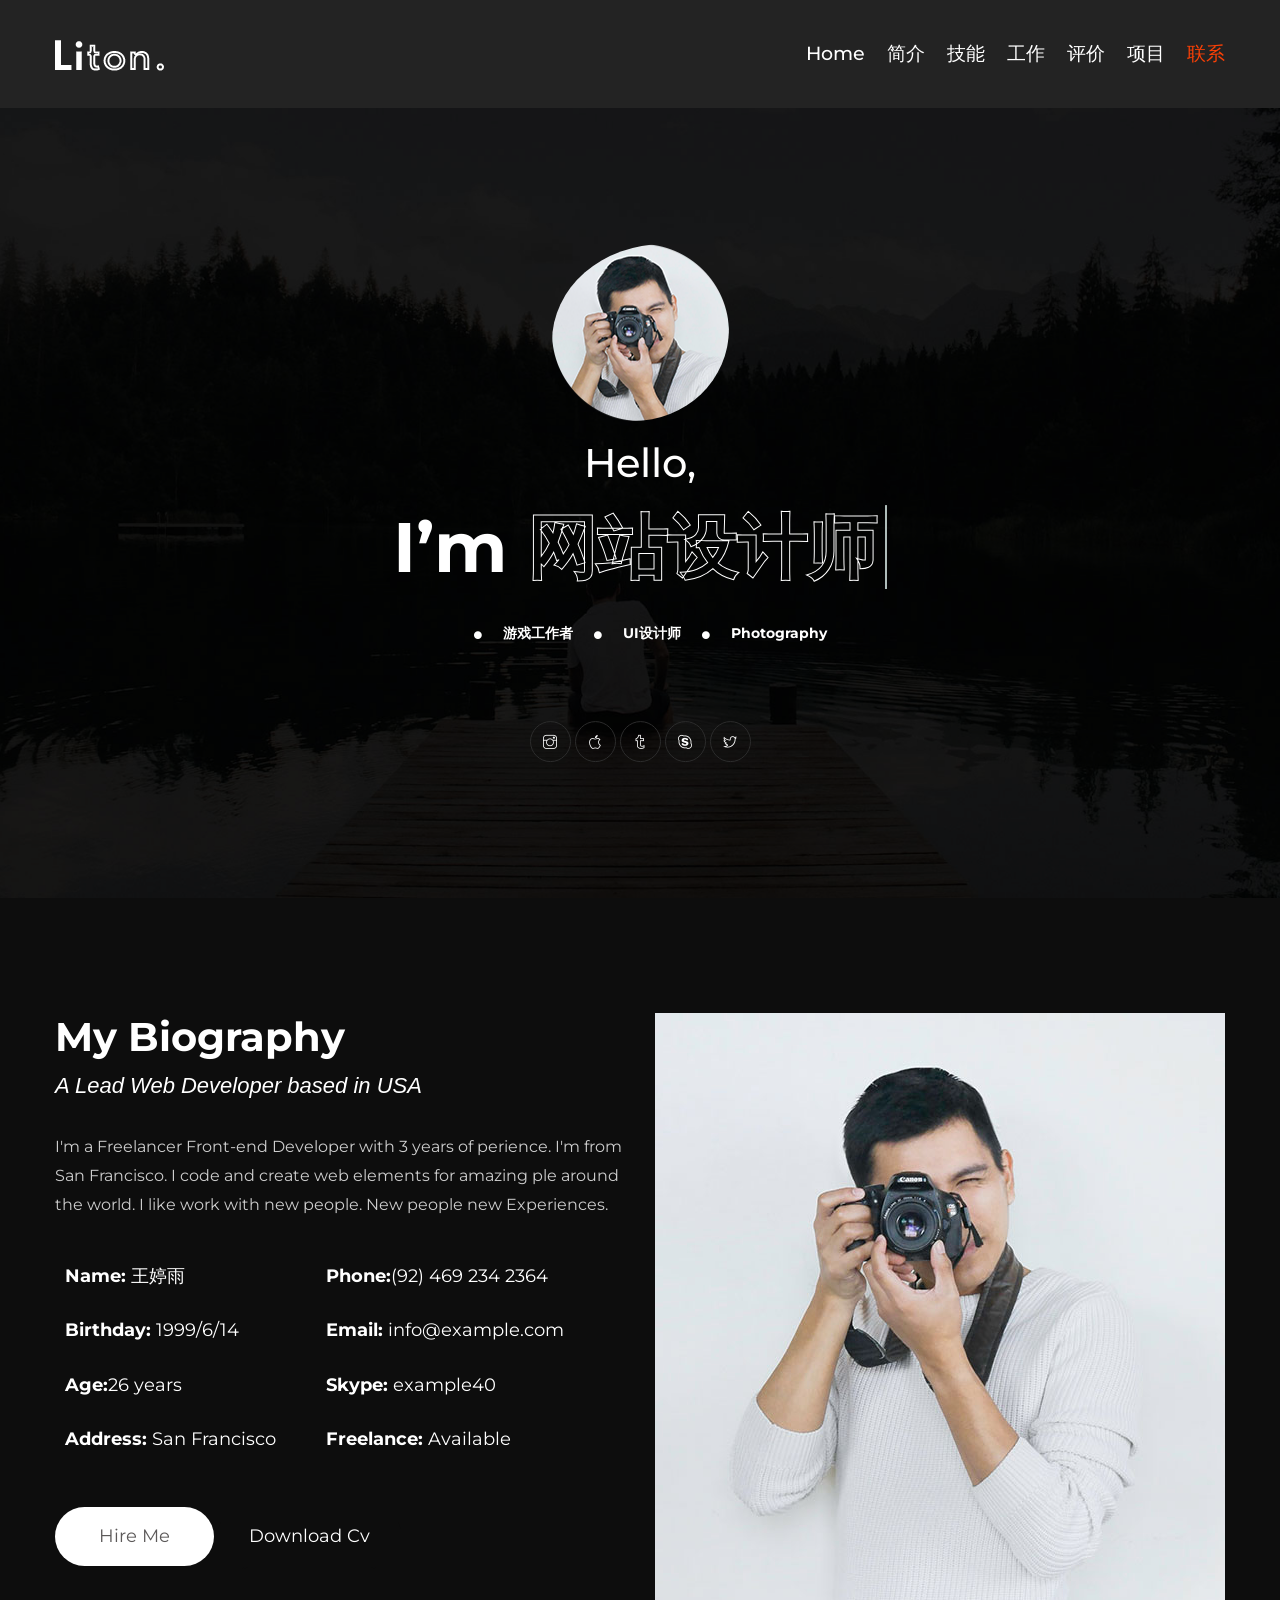
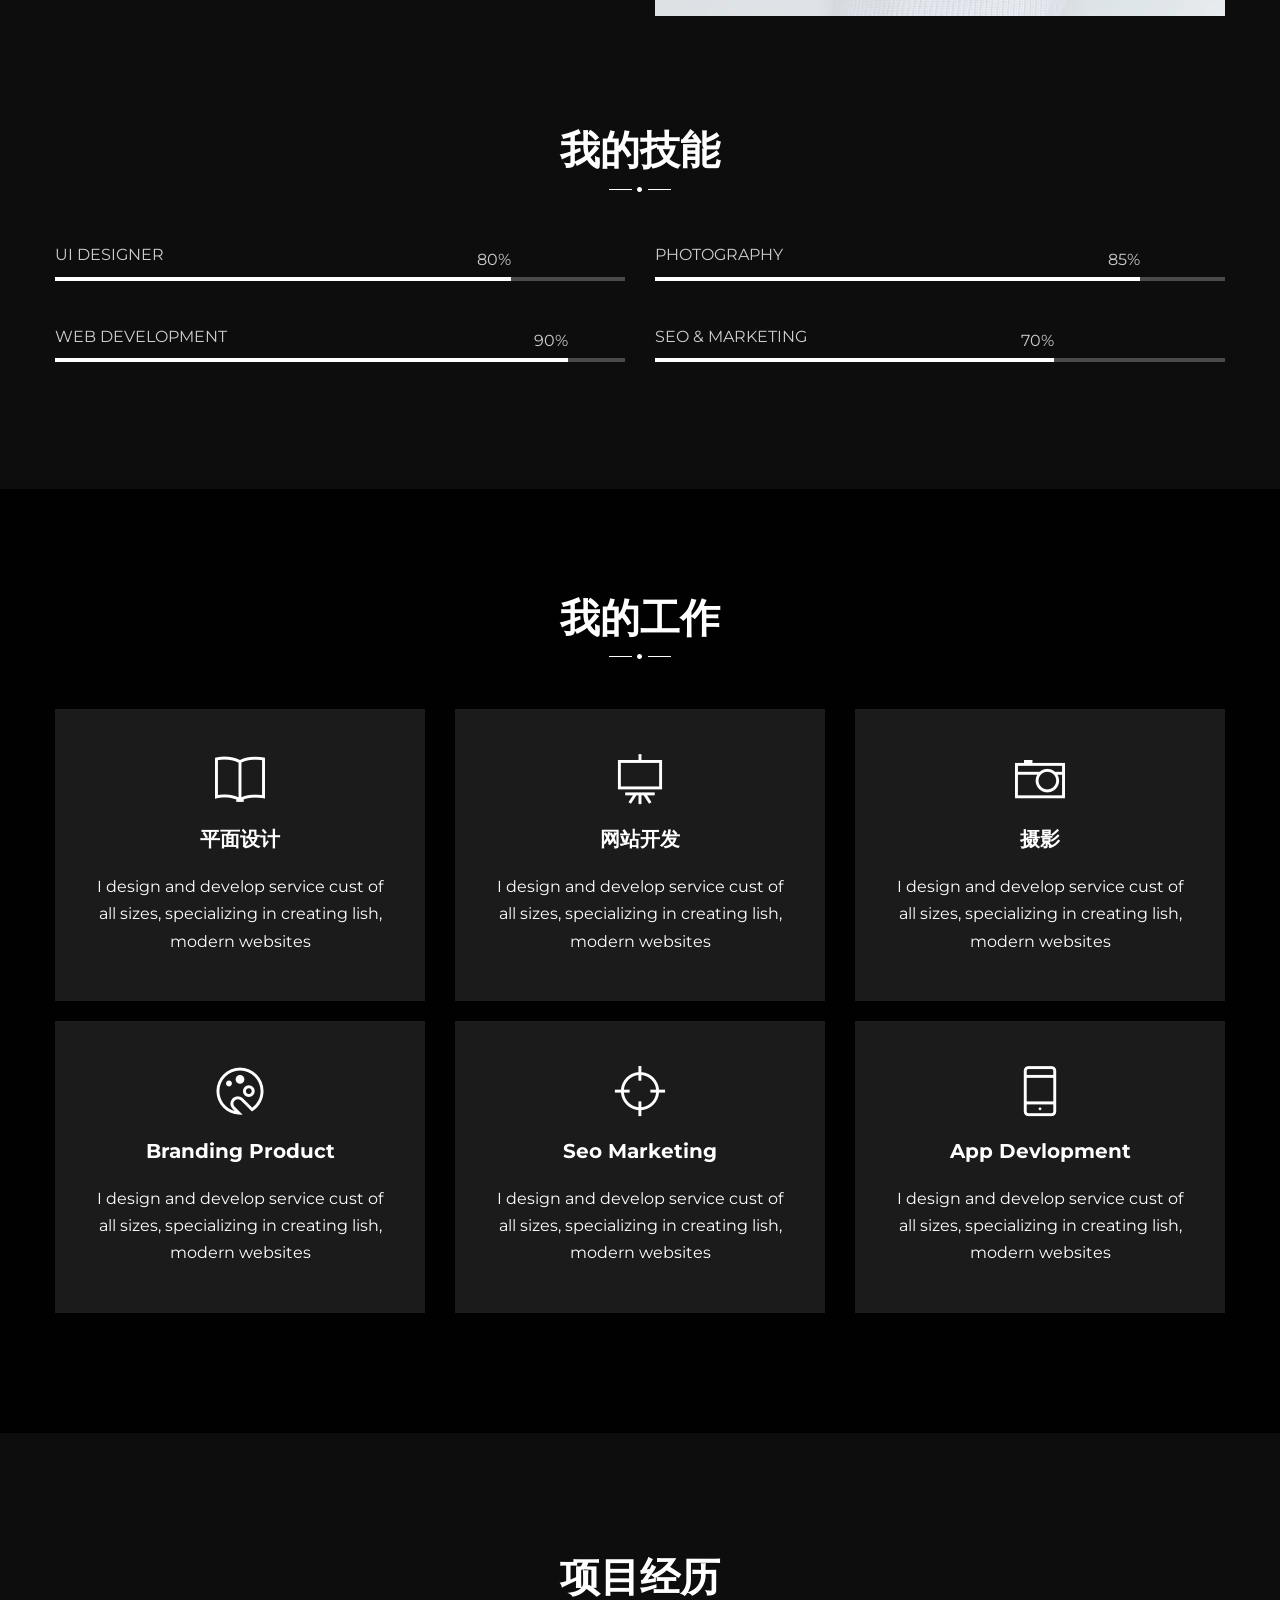
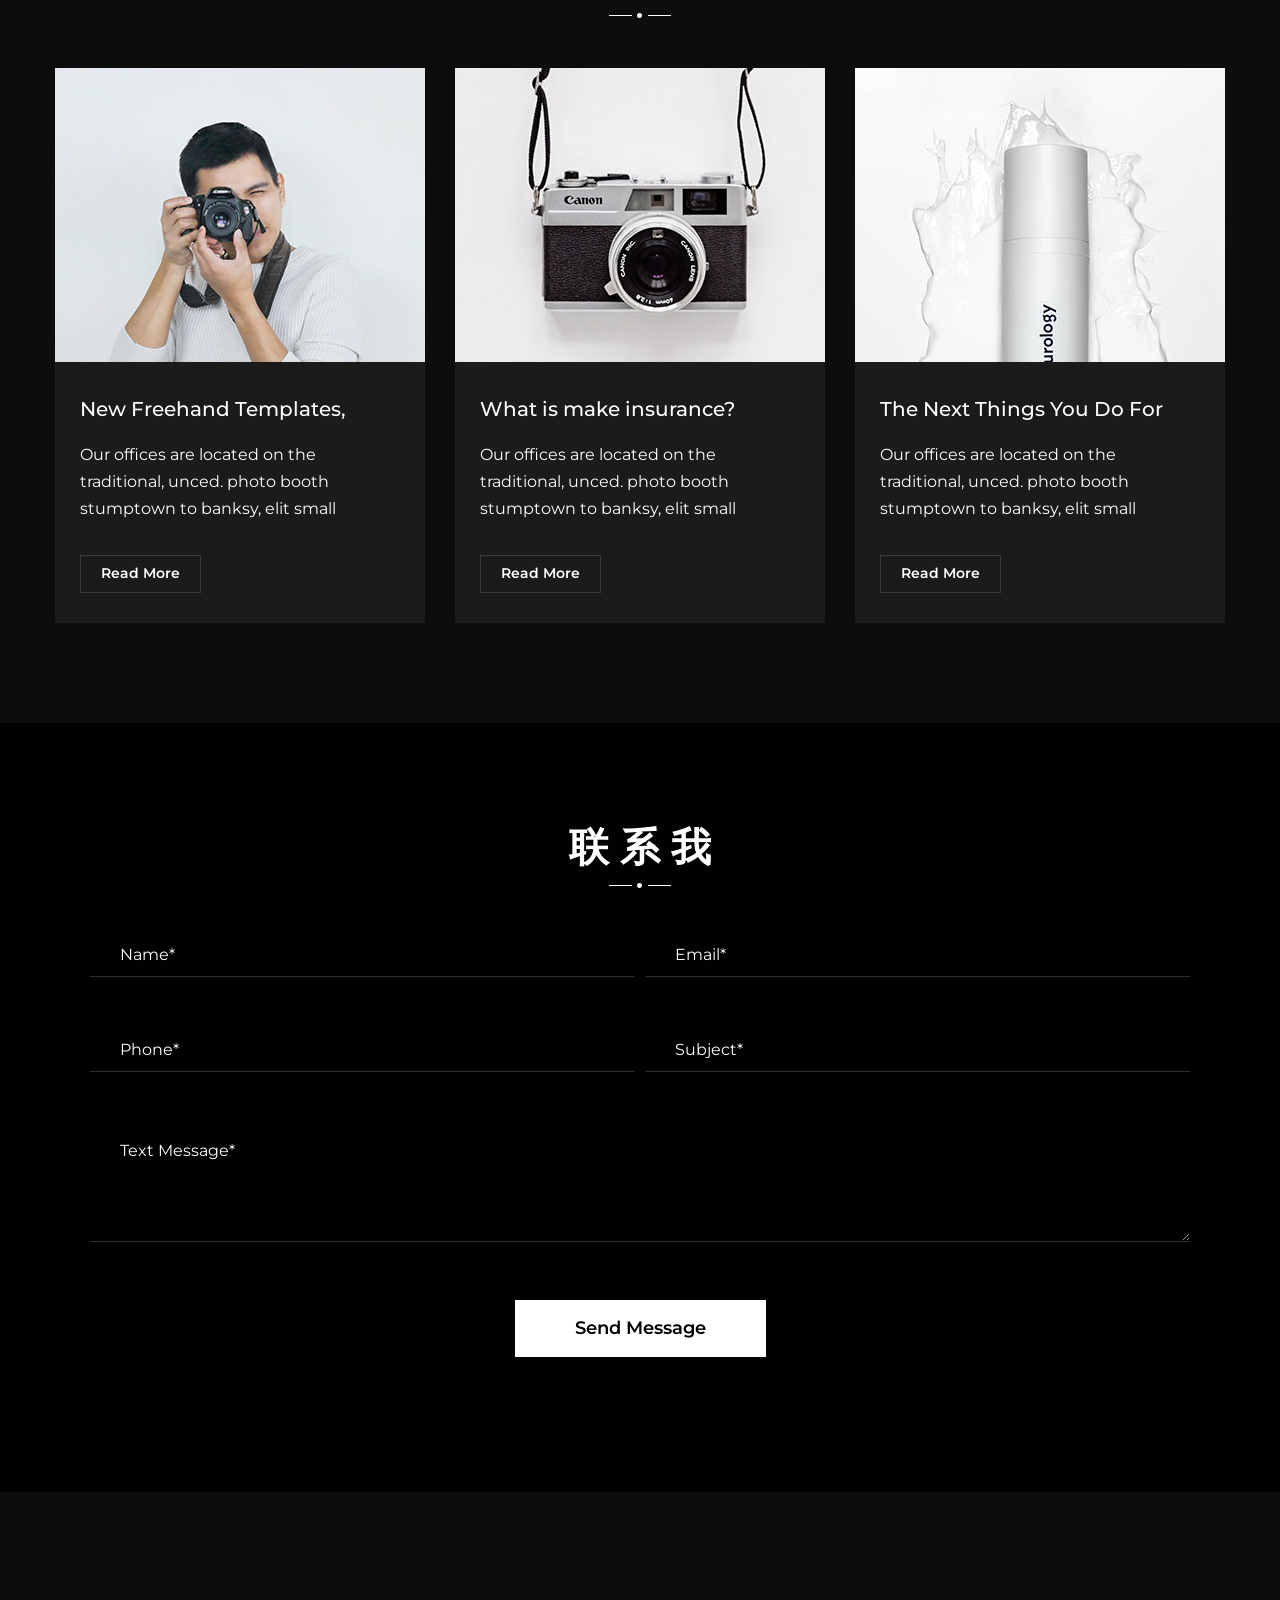
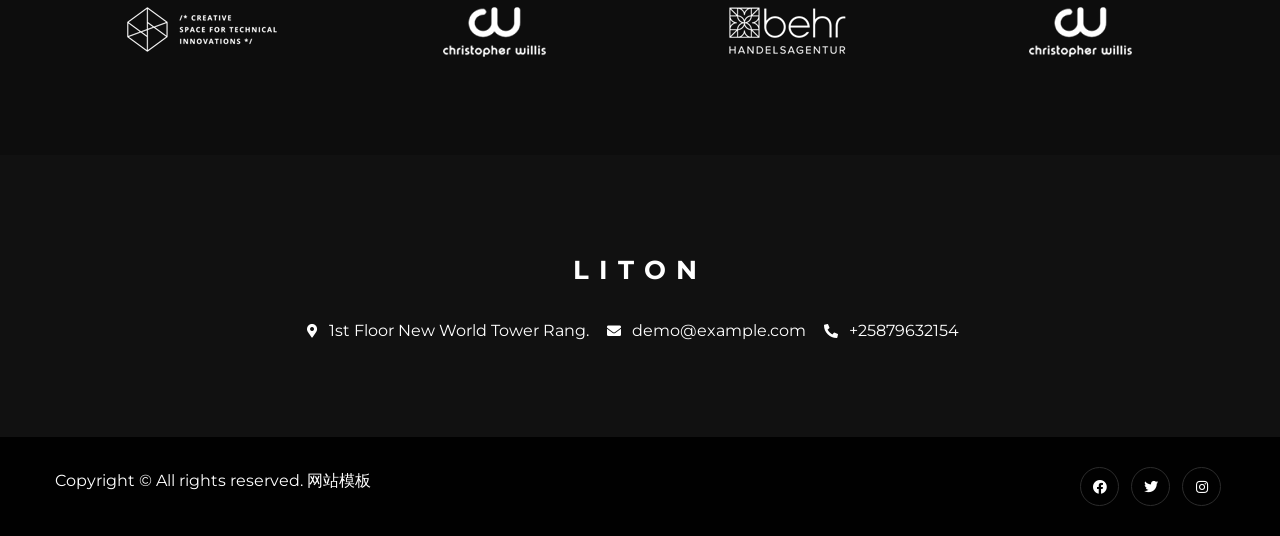
<file: index.html>
<!DOCTYPE HTML>
<html lang="zh-cn">
    <head>
		<meta charset="UTF-8">
		<meta http-equiv="x-ua-compatible" content="ie=edge">
		<title> Liton – Personal &amp; CV Responsive Website Template </title>
		<meta name="description" content="">
		<meta name="viewport" content="width=device-width, initial-scale=1">
		<!-- Favicon Icon -->
        <link rel="icon"  type="image/png" href="assets/images/favicon.png">		
        <link rel="stylesheet" type="text/css" href="assets/css/bootstrap.min.css"/>
        <link rel="stylesheet" type="text/css" href="venobox/venobox.css"/>
        <link rel="stylesheet" type="text/css" href="assets/css/plugin_theme_css.css"/>
		<link rel="stylesheet" type="text/css" href="style.css"/>
		<link rel="stylesheet" type="text/css" href="assets/css/responsive.css"/>
		<!-- modernizr js -->	
        <script src="assets/js/vendor/modernizr-2.8.3.min.js"></script>		
    </head>
<body>
<div class="em40_header_area_main">
	<!-- END HEADER TOP AREA -->
 	<div class="liton-main-menu one_page  witr_h_h10">
		<div class="liton_nav_area scroll_fixed postfix">
			<div class="container">
				<div class="row logo-left">				
					<div class="col-md-3 col-sm-3 col-xs-4">
						<div class="logo">
							<a class="main_sticky_main_l" href="index.html" title="liton">
								<img src="assets/images/logo.png" alt="liton">
							</a>
							<a class="main_sticky_l" href="index.html" title="liton">
								<img src="assets/images/logo.png" alt="liton">
							</a>
						</div>	
					</div>
					<!-- MAIN MENU -->
					<div class="col-md-9 col-sm-9 col-xs-8">
						<div class="tx_mmenu_together">
							<nav class="liton_menu">
								<ul class="sub-menu nav_scroll">
									<li><a href="index.html">Home</a>
										<!-- <ul class="sub-menu">
											<li><a href="index.html">Home One</a></li>
											<li><a href="home-two.html">Home Two</a></li>
											<li><a href="home-video.html">Home Video </a></li>
										</ul> -->
									</li>
									<li><a href="#about">简介</a></li>
									<li><a href="#id_skill">技能</a></li>
									<li><a href="#service">工作</a></li>
									<li><a href="#client">评价</a></li>
									<li><a href="#blog">项目</a></li>
									<li><a href="#contact">联系</a></li>
								</ul>
							</nav>
						</div>
					</div>
				</div>
			</div>
		</div>
	</div>
</div>
<!-- MOBILE MENU Logo AREA -->
<div class="mobile_logo_area hidden-md hidden-lg">
	<div class="container">
		<div class="row">
			<div class="col-sm-12">
				<div class="mobile_menu_logo text-center">
					<a href="index.html" title="logo">
						<img src="assets/images/logo2.png" alt="logo">
					</a>		
				</div>
			</div>
		</div>
	</div>
</div>
<!-- MOBILE MENU AREA -->
<div class="home-2 mbm hidden-md hidden-lg  header_area main-menu-area">
	<div class="menu_area mobile-menu">
		<nav class="liton_menu">						
			<ul class="sub-menu nav_scroll">
				<li class="menu-item-has-children"><a href="index.html">Home</a>
					<ul class="sub-menu">
						<li><a href="index.html">Home One</a></li>
						<li><a href="home-two.html">Home Two</a></li>
						<li><a href="home-video.html">Home Video </a></li>
					</ul>
				</li>
				<li><a href="#about">About</a></li>
				<li><a href="#service">Service</a></li>
				<li><a href="#portfolio">Portfolio</a></li>
				<li><a href="#client">Client</a></li>
				<li><a href="#blog">Blog</a></li>
				<li><a href="#contact">Contact</a></li>
			</ul>
		</nav>	
	</div>					
</div>
<!-- END MOBILE MENU AREA  -->
<!-- SLIDER New Banner AREA -->
<div class="animate_banner_main_area">
	<div class="container-fulied">
		<div class="row">
			<div class="col-lg-12">
				<div class="animate_banner_image_area">
					<div class="witr_banner_slider_active">
						<div class=" animate_image_height " style="background-image:url(assets/images/slider1.jpg);"></div>
					</div>	
					<!-- animate_banner_text -->					
					<div class="animate_banner_slider banner-content text-center">
						<div class="lt_content_inner">
							<div class="single_image_area">
								<div class="single_image single_line_option single_img_ani">
									<!-- image -->
									<img src="assets/images/slider.png" alt="image">
								</div>
							</div>
						</div>
						<h2 class="animate_title">Hello,</h2>	
						<div class="witr_animate_content ">							
							<h1 class="cd-headline clip is-full-width">	
							I’m	
								<span class="cd-words-wrapper witr_ani_text">
									<b class="is-hidden">王婷雨</b> 
									<b class="is-visible"> 网站设计师 </b>
									<b class="is-hidden"> UI设计师 </b> 
									<b class="is-hidden"> Photographyr</b>
									<b class="is-hidden"> 游戏工作者 </b>
								</span>		 	
							</h1>								
						</div>		
						<ul class="animate_list">
							<li class="animate_icon_list_iteam">
								<span class="animate_list_icon">
									<i class="fas fa-circle"></i>
								</span>
								<span class="animate_icon_list_text">游戏工作者</span>
							</li>
							<li class="animate_icon_list_iteam">
								<span class="animate_list_icon">
									<i class="fas fa-circle"></i>
								</span>
								<span class="animate_icon_list_text">UI设计师</span>
							</li>
							<li class="animate_icon_list_iteam">
								<span class="animate_list_icon">
									<i class="fas fa-circle"></i>
								</span>
								<span class="animate_icon_list_text">Photography</span>
							</li>
						</ul>
						<!-- footer socials -->
						<div class="witr_custom_icons">
							<!-- custom icon -->
							<a href="#"><i class="ti-instagram"></i></a>
							<!-- custom icon -->
							<a href="#"><i class="ti-apple"></i></a>
							<!-- custom icon -->
							<a href="#"><i class="ti-tumblr"></i></a>
							<!-- custom icon -->
							<a href="#"><i class="ti-skype"></i></a>
							<!-- custom icon -->
							<a href="#"><i class="ti-twitter"></i></a>
						</div>	
						
					</div>					
				</div>
			</div>
		</div>
	</div>
</div>
<!-- end slider area -->
<!-- about area -->
<div class="lt_about_area" id="about">
	<div class="container">
		<div class="row">
			<div class="col-lg-6 col-md-6">
				<div class="about_left_content_inner">
					<!-- title left -->
					<div class="witr_section_title">
						<div class="witr_section_title_inner text-left">
							<!-- title middle -->
							<h3>My Biography</h3>		
							<h1>A Lead Web Developer based in USA</h1>		
							<!-- content -->
							<p>I'm a Freelancer Front-end Developer with 3 years of perience. I'm from San Francisco. I code and create web elements for amazing ple around the world. I like work with new people. New people new Experiences.</p>		
						</div>
					</div>
					<div class="department_flex">
						<div class="departmentList all_list_color">
							<!-- list -->
							<ul>
								<li><a ><b>Name:</b> 王婷雨</a></li>
								<li><a ><b>Birthday:</b> 1999/6/14 </a></li>
								<li><a ><b>Age:</b>26 years</a></li>
								<li><a ><b>Address:</b>  
								 San Francisco</a></li>
							</ul>										
						</div>	
						<div class="departmentList all_list_color">
							<!-- list -->
							<ul>
								<li><a ><b>Phone:</b>(92) 469 234 2364</a></li>
								<li><a ><b>Email:</b> info@example.com</a></li>
								<li><a ><b>Skype:</b> example40</a></li>
								<li><a ><b>Freelance:</b> Available</a></li>
							</ul>										
						</div>	
						<!-- area -->
					</div>
					<div class="witr_button_area">
						<!-- btn default style -->
						<div class="witr_btn_style mr">
							<div class="witr_btn_sinner">	
								<a  class="witr_btn">Hire Me</a>
								<a href="#" class="witr_bbtn">Download Cv</a>
							</div>						
						</div>
					</div>
					
				</div>
			</div>
			<div class="col-lg-6 col-md-6">
				<div class="about_right_image">
					<img src="assets/images/about.jpg" alt="image" />
				</div>
			</div>
		</div>
	</div>
</div>
<!-- skill area -->
<div class="skill_area" id="id_skill">
	<div class="container">
		<div class="row">
			<div class="col-lg-12">
				<!-- title center -->
				<div class="witr_section_title">
					<div class="witr_section_title_inner text-center">
						<h3> 我的技能 </h3>		
						<!-- image -->
						<div class="witr_image_title">								
							<img src="assets/images/bar.png" alt="">																	
						</div>
					</div>
				</div>
			</div>
			<div class="col-lg-6 col-md-6">
				<div class="witr_single_progress all_color_bar">
					<div class="witr_title2">
						<span class="witr_label">Ui Designer </span>	
					</div>		
					<div class="progress witr_progress-style2">
						<div class="progress-bar wow fadeInLeft animated animated" data-wow-duration="1.5s" data-wow-delay="0.2s" style="width: 80%; visibility: visible; animation-duration: 1.5s; animation-delay: 0.2s; animation-name: fadeInLeft;">
							<span class="witr_percent">80%</span>					
						</div>
					</div>				
				</div>
				<div class="witr_single_progress all_color_bar">
					<div class="witr_title2">
						<span class="witr_label">Web Development </span>	
					</div>		
					<div class="progress witr_progress-style2">
						<div class="progress-bar wow fadeInLeft animated animated" data-wow-duration="1.5s" data-wow-delay="0.2s" style="width: 90%; visibility: visible; animation-duration: 1.5s; animation-delay: 0.2s; animation-name: fadeInLeft;">
							<span class="witr_percent">90%</span>					
						</div>
					</div>				
				</div>	
			</div>
			<div class="col-lg-6 col-md-6">
				<div class="witr_single_progress all_color_bar">
					<div class="witr_title2">
						<span class="witr_label">Photography </span>	
					</div>		
					<div class="progress witr_progress-style2">
						<div class="progress-bar wow fadeInLeft animated animated" data-wow-duration="1.5s" data-wow-delay="0.2s" style="width: 85%; visibility: visible; animation-duration: 1.5s; animation-delay: 0.2s; animation-name: fadeInLeft;">
							<span class="witr_percent">85%</span>					
						</div>
					</div>				
				</div>	
				<div class="witr_single_progress all_color_bar">
					<div class="witr_title2">
						<span class="witr_label">SEO &amp; Marketing </span>	
					</div>		
					<div class="progress witr_progress-style2">
						<div class="progress-bar wow fadeInLeft animated animated" data-wow-duration="1.5s" data-wow-delay="0.2s" style="width: 70%; visibility: visible; animation-duration: 1.5s; animation-delay: 0.2s; animation-name: fadeInLeft;">
							<span class="witr_percent">70%</span>					
						</div>
					</div>				
				</div>	
			</div>
		</div>
	</div>
</div>
<!-- lt service area -->
<div class="lt_service_area" id="service">
	<div class="container">
		<div class="row">
			<div class="col-lg-12">
				<!-- title center -->
				<div class="witr_section_title">
					<div class="witr_section_title_inner text-center">
					<h3> 我的工作 </h3>		
						<!-- image -->
						<div class="witr_image_title">								
							<img src="assets/images/bar.png" alt="">																	
						</div>
					</div>
				</div>
			</div>
			<!-- single service -->
			<div class="col-lg-4 col-md-6">
				<div class="service-item all_color_service width_height_link_0 text-center  ">
					<div class="text_box all_icon_color">
						<!-- icon -->
						<i class="ti-book"></i>
						<!-- title -->
						<h3>平面设计 </h3>
						<!-- content -->
						<p>I design and develop service cust of all sizes, specializing in creating lish, modern websites </p>		
					</div> 						
				</div> 
			</div>
			<!-- 02 single service -->
			<div class="col-lg-4 col-md-6">
				<div class="service-item all_color_service width_height_link_0 text-center  ">
					<div class="text_box all_icon_color">
						<!-- icon -->
						<i class="ti-blackboard"></i>
						<!-- title -->
						<h3>网站开发 </h3>
						<!-- content -->
						<p>I design and develop service cust of all sizes, specializing in creating lish, modern websites </p>		
					</div> 						
				</div> 
			</div>
			<!-- 03 single service -->
			<div class="col-lg-4 col-md-6">
				<div class="service-item all_color_service width_height_link_0 text-center  ">
					<div class="text_box all_icon_color">
						<!-- icon -->
						<i class="ti-camera"></i>
						<!-- title -->
						<h3>摄影 </h3>
						<!-- content -->
						<p>I design and develop service cust of all sizes, specializing in creating lish, modern websites </p>		
					</div> 						
				</div> 
			</div>
			<!-- 04 single service -->
			<div class="col-lg-4 col-md-6">
				<div class="service-item all_color_service width_height_link_0 text-center  ">
					<div class="text_box all_icon_color">
						<!-- icon -->
						<i class="ti-palette"></i>
						<!-- title -->
						<h3>Branding Product </h3>
						<!-- content -->
						<p>I design and develop service cust of all sizes, specializing in creating lish, modern websites </p>		
					</div> 						
				</div> 
			</div>
			<!-- 05 single service -->
			<div class="col-lg-4 col-md-6">
				<div class="service-item all_color_service width_height_link_0 text-center  ">
					<div class="text_box all_icon_color">
						<!-- icon -->
						<i class="ti-target"></i>
						<!-- title -->
						<h3>Seo Marketing </h3>
						<!-- content -->
						<p>I design and develop service cust of all sizes, specializing in creating lish, modern websites </p>		
					</div> 						
				</div> 
			</div>
			<!-- 06 single service -->
			<div class="col-lg-4 col-md-6">
				<div class="service-item all_color_service width_height_link_0 text-center  ">
					<div class="service_top_image"></div>
					<div class="text_box all_icon_color">
						<!-- icon -->
						<i class="ti-mobile"></i>
						<!-- title -->
						<h3>App Devlopment</h3>
						<!-- content -->
						<p>I design and develop service cust of all sizes, specializing in creating lish, modern websites </p>		
					</div> 						
				</div> 
			</div>
			
		</div>
	</div>
</div>


<!-- blog area -->
<div class="blog_area" id="blog">
	<div class="container">
		<div class="row">
			<div class="col-lg-12">
				<!-- title center -->
				<div class="witr_section_title">
					<div class="witr_section_title_inner text-center">
						<!-- title middle -->
						<h3> 项目经历 </h3>		
						<div class="witr_image_title">								
							<img src="assets/images/bar.png" alt="image" />																
						</div>
					</div>
				</div>
			</div>
			<div class="col-lg-12">
				<div class="bgimgload">	
					<div class="row blog-messonary">
						<!-- single blog -->
						<div class="witr_nth_child col-lg-4  col-md-6 col-sm-8 grid-item   witr_all_mb_30">
							<div class="blog-part all_blog_color">
								<div class="blog_part_inner">
									<div class="witr_blog_imags">
										<!-- image -->
										<div class="blog-img">
											<a href="proj/proj1.html"> <img src="assets/images/prot2.jpg" alt="image" /> </a>
										</div>
									</div>
									<div class="wblog-content blog-content-2 all_blog_color">
										<!-- title -->
										<h5><a href="proj/proj1.html">New Freehand Templates,</a></h5>
										<!-- content -->
										<p>Our offices are located on the traditional, unced. photo booth stumptown to banksy, elit small</p>
										<a class="btn2" href="proj/proj1.html">Read More</a>
									</div>
								</div>
							</div>
						</div>
						<!-- 02 single blog -->
						<div class="witr_nth_child col-lg-4  col-md-6 col-sm-8 grid-item   witr_all_mb_30">
							<div class="blog-part all_blog_color">
								<div class="blog_part_inner">
									<div class="witr_blog_imags">
										<!-- image -->
										<div class="blog-img">
											<a href="proj/proj1.html"> <img src="assets/images/prot6.jpg" alt="image" /> </a>
										</div>
									</div>
									<div class="wblog-content blog-content-2 all_blog_color">
										<!-- title -->
										<h5><a href="proj/proj1.html">What is make insurance?</a></h5>
										<!-- content -->
										<p>Our offices are located on the traditional, unced. photo booth stumptown to banksy, elit small</p>
										<a class="btn2" href="proj/proj1.html">Read More</a>
									</div>
								</div>
							</div>
						</div>
						<!-- 03 single blog -->
						<div class="witr_nth_child col-lg-4  col-md-6 col-sm-8 grid-item   witr_all_mb_30">
							<div class="blog-part all_blog_color">
								<div class="blog_part_inner">
									<div class="witr_blog_imags">
										<!-- image -->
										<div class="blog-img">
											<a href="proj/proj1.html"> <img src="assets/images/prot3.jpg" alt="image" /> </a>
										</div>
									</div>
									<div class="wblog-content blog-content-2 all_blog_color">
										<!-- title -->
										<h5><a href="proj/proj1.html">The Next Things You Do For</a></h5>
										<!-- content -->
										<p>Our offices are located on the traditional, unced. photo booth stumptown to banksy, elit small</p>
										<a class="btn2" href="proj/proj1.html">Read More</a>
									</div>
								</div>
							</div>
						</div>
						
					</div>
                </div>
			</div>
		</div>
	</div>
</div>
<!-- contact area -->
<div class="contact_area" id="contact">
	<div class="container">
		<div class="row">
			<div class="col-lg-12">
				<!-- title center -->
				<div class="witr_section_title">
					<div class="witr_section_title_inner text-center">
						<h3> 联   系   我 </h3>		
						<div class="witr_image_title">								
							<img src="assets/images/bar.png" alt="image">
						</div>
					</div>
				</div>
			</div>
			<div class="col-lg-12">
				<div class="apartment_area">					
					<div class="witr_apartment_form">
						<div class="wpcf7" >
							<form action="mail.php" method="post" id="contact-form">
								<div class="form-row">
									<div class="form-group col-md-6">
										<input type="text" name="name" placeholder="Name*">
									</div>
									<div class="form-group col-md-6">
										<input type="email" name="email" placeholder="Email*">
									</div>
								</div>
								<div class="form-row">
									<div class="form-group col-md-6">
										<input type="number" name="number" placeholder="Phone*">
									</div>
									<div class="form-group col-md-6">
										<input type="text" name="subject" placeholder="Subject*">
									</div>
								</div>
								<div class="form-group text-center">
									<textarea name="comment" placeholder="Text Message*"></textarea>
									<button type="submit" name="ok" class="btn">Send Message</button>
								</div>
								
								<div class="col-lg-12 text-center">
									<p class="form-messege"></p>
								</div>
							</form>
						</div>						
					</div>	
				</div>	
			</div>
		</div>
	</div>
</div>
<!-- brand area -->
<div class="brand_area">
	<div class="container">
		<div class="row">
			<div class="col-lg-12">
				<div class="carousel_imagess_area">
					<div class="brand_active">
						<!-- single brand -->
						<div class="col-lg-12">
							<div class="slide_items false witr_grayscaleh">
								<!-- image -->
								<img src="assets/images/b1.png" alt="image" />
							</div>
						</div>
						<!-- 02 single brand -->
						<div class="col-lg-12">
							<div class="slide_items false witr_grayscaleh">
								<!-- image -->
								<img src="assets/images/b2.png" alt="image" />
							</div>
						</div>
						<!-- 03 single brand -->
						<div class="col-lg-12">
							<div class="slide_items false witr_grayscaleh">
								<!-- image -->
								<img src="assets/images/b3.png" alt="image" />
							</div>
						</div>
						<!-- 04 single brand -->
						<div class="col-lg-12">
							<div class="slide_items false witr_grayscaleh">
								<!-- image -->
								<img src="assets/images/b4.png" alt="image" />
							</div>
						</div>
						<!-- 05 single brand -->
						<div class="col-lg-12">
							<div class="slide_items false witr_grayscaleh">
								<!-- image -->
								<img src="assets/images/b5.png" alt="image" />
							</div>
						</div>
						<!-- 06 single brand -->
						<div class="col-lg-12">
							<div class="slide_items false witr_grayscaleh">
								<!-- image -->
								<img src="assets/images/b2.png" alt="image" />
							</div>
						</div>
						
					</div>						
				</div> 
			</div>
		</div>
	</div>
</div>
<!-- top address area -->
<div class="top-address-area">
	<div class="container">
		<div class="row">
			<div class="col-md-12">
				<div class="footer-top-address">
					<!-- SOCIAL TEXT LOGO -->
					<h2 class="text-center">													
						liton														
					</h2>
				</div>
				<div class="top_address_content">
					<span><i class="fas fa-map-marker-alt"></i>1st Floor New World Tower Rang.</span>
					<a href="mailto:demo@example.com"><i class="fas fa-envelope"></i>demo@example.com</a>
					<a href="tel:+25879632154"><i class="fas fa-phone-alt"></i>+25879632154</a>
				</div>
			</div>
		</div>
	</div>
</div>
<!-- footer bottom area -->
<div class="footer-bottom">
	<div class="container">
		<div class="row">
			<!-- FOOTER COPYRIGHT STYLE 1 -->		
			<div class="col-lg-6 col-md-6  col-sm-12">
				<div class="copy-right-text">
					<!-- FOOTER COPYRIGHT TEXT -->
					<p>
						Copyright &copy; All rights reserved. <a target="_blank" href="https://www.mobanwang.com/" title="网站模板" class="text-white">网站模板</a>
					</p>
				</div>
			</div>
			<div class="col-lg-6 col-md-6  col-sm-12">				
				<div class="footer-menu">
					<!-- FOOTER COPYRIGHT SOCIAL MENU -->
					<ul class="text-right">
						<li><a class="facebook-f social-icon" href="#" title="Facebook-f"><i class="fab fa-facebook-f"></i></a></li>
						<li><a class="twitter social-icon" href="#" title="Twitter"><i class="fab fa-twitter"></i></a></li>
						<li><a class="instagram social-icon" href="#" title="Instagram"><i class="fab fa-instagram"></i></a></li>
					</ul>				
				</div>
			</div>
		</div>
	</div>
</div>

	<!-- Include All JS -->
	<script src="assets/js/vendor/jquery-3.5.1.min.js"></script>
	<script src="assets/js/bootstrap.min.js"></script>
	<script src="assets/js/isotope.pkgd.min.js"></script>
	<script src="assets/js/slick.min.js"></script>
	<script src="assets/js/imagesloaded.pkgd.min.js"></script>
	<script src="venobox/venobox.min.js"></script>
	<script src="assets/js/jquery.appear.js"></script>
	<script src="assets/js/theme-pluginjs.js"></script>
	<script src="assets/js/jquery.meanmenu.js"></script>
	<script src="assets/js/ajax-mail.js"></script>		
	<script src="assets/js/theme.js"></script>
	
</body>
</html>
</file>
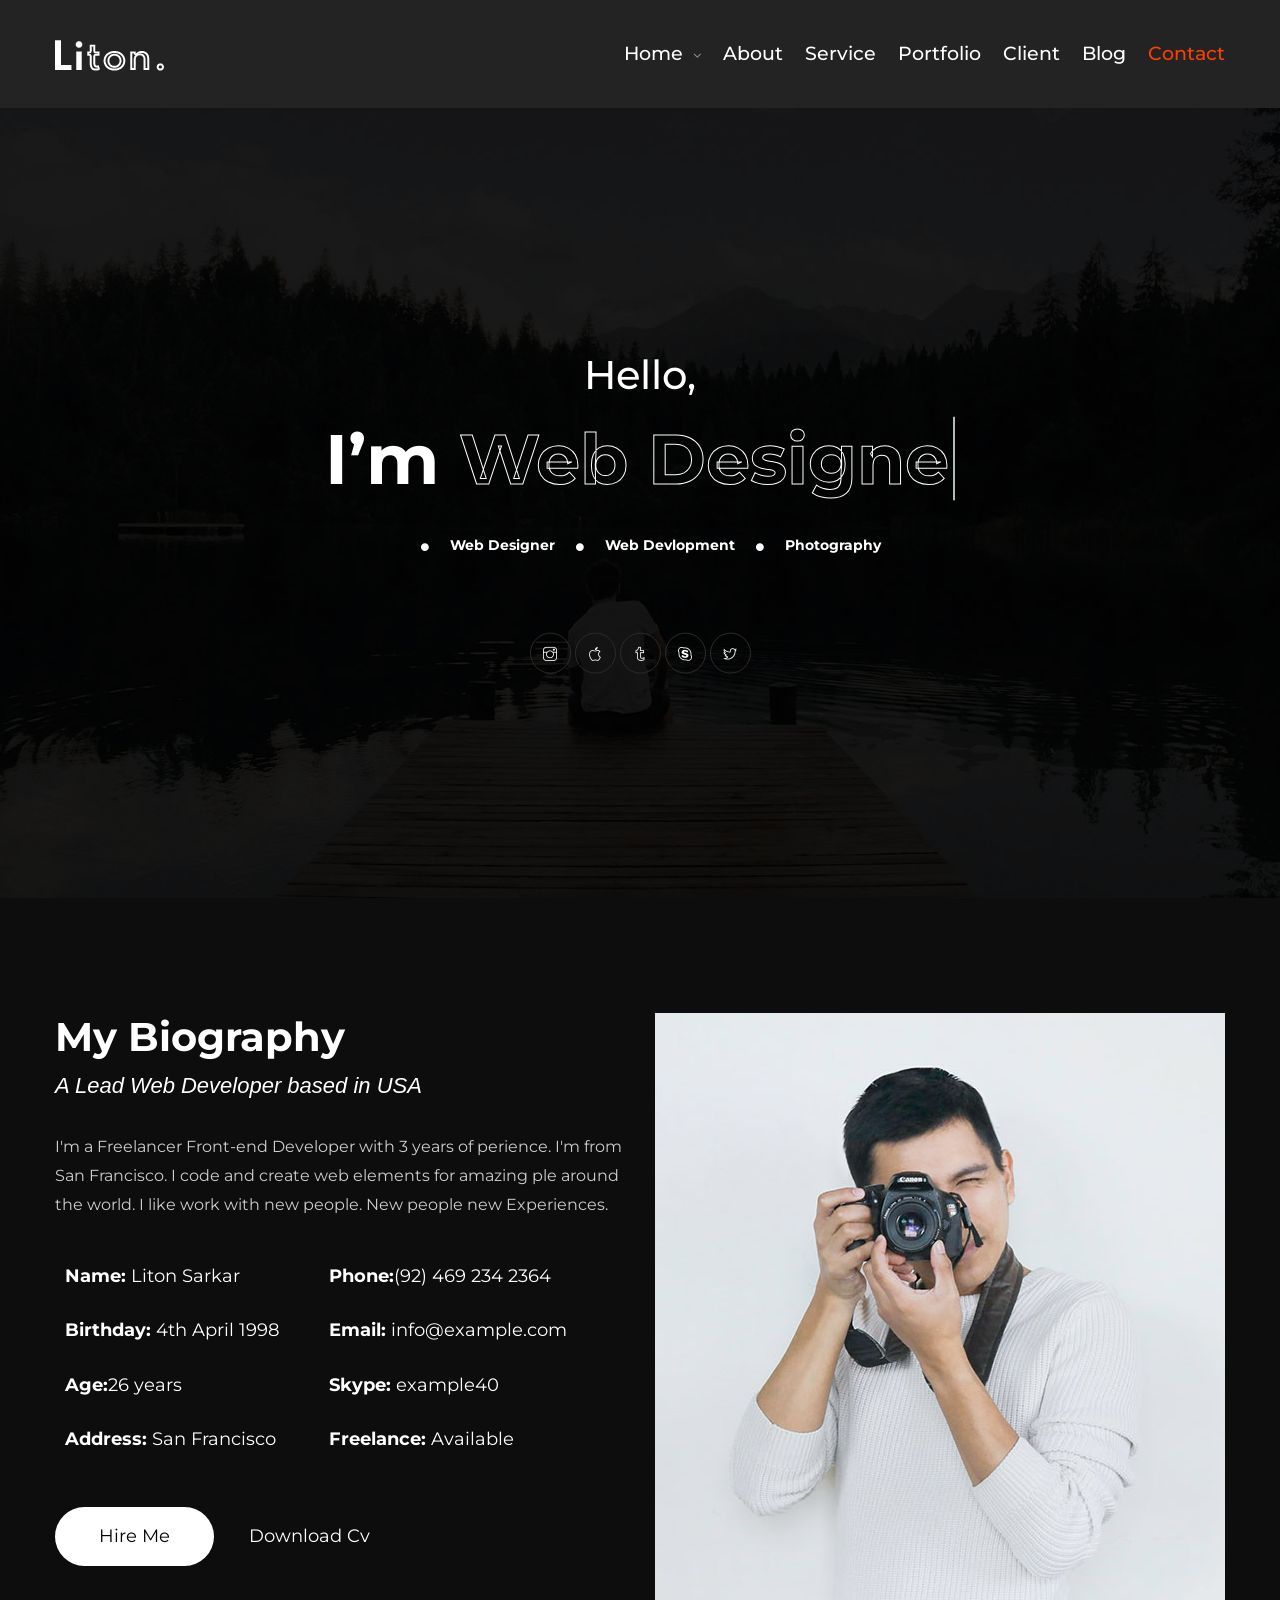
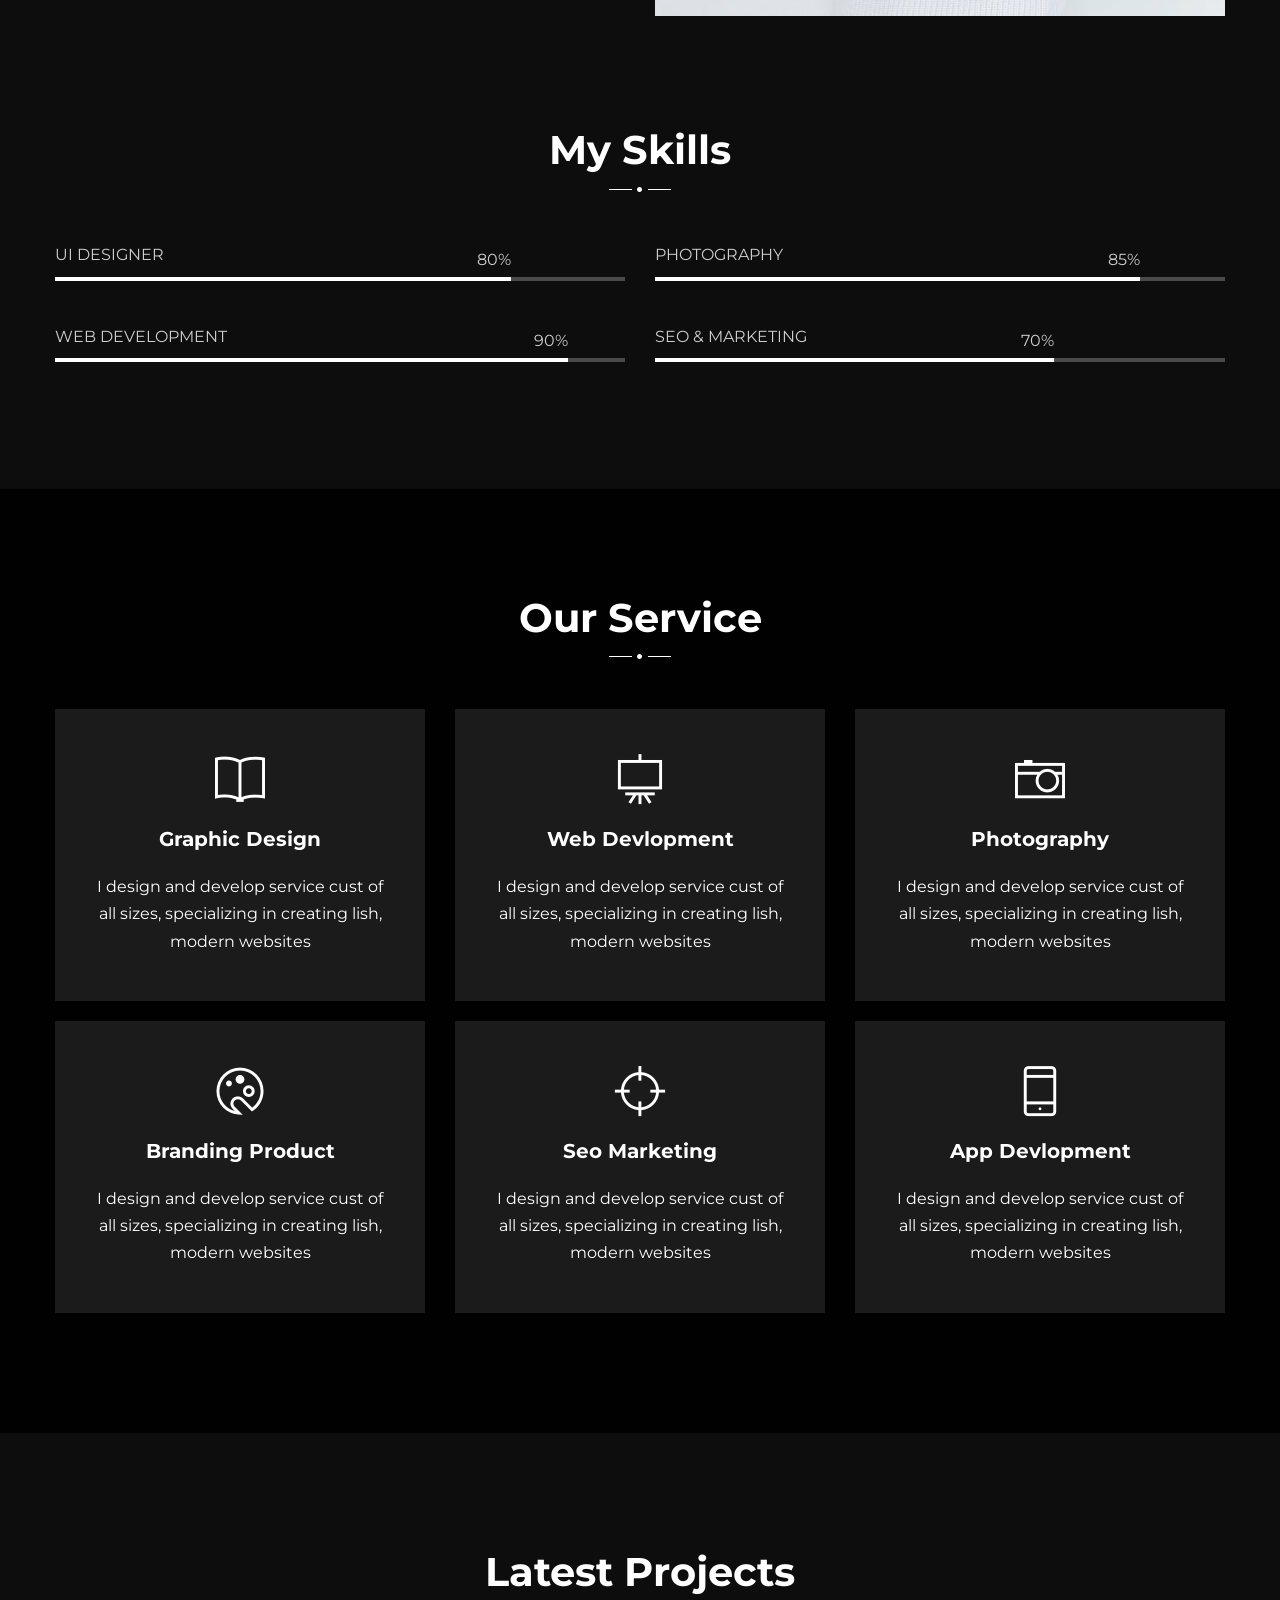
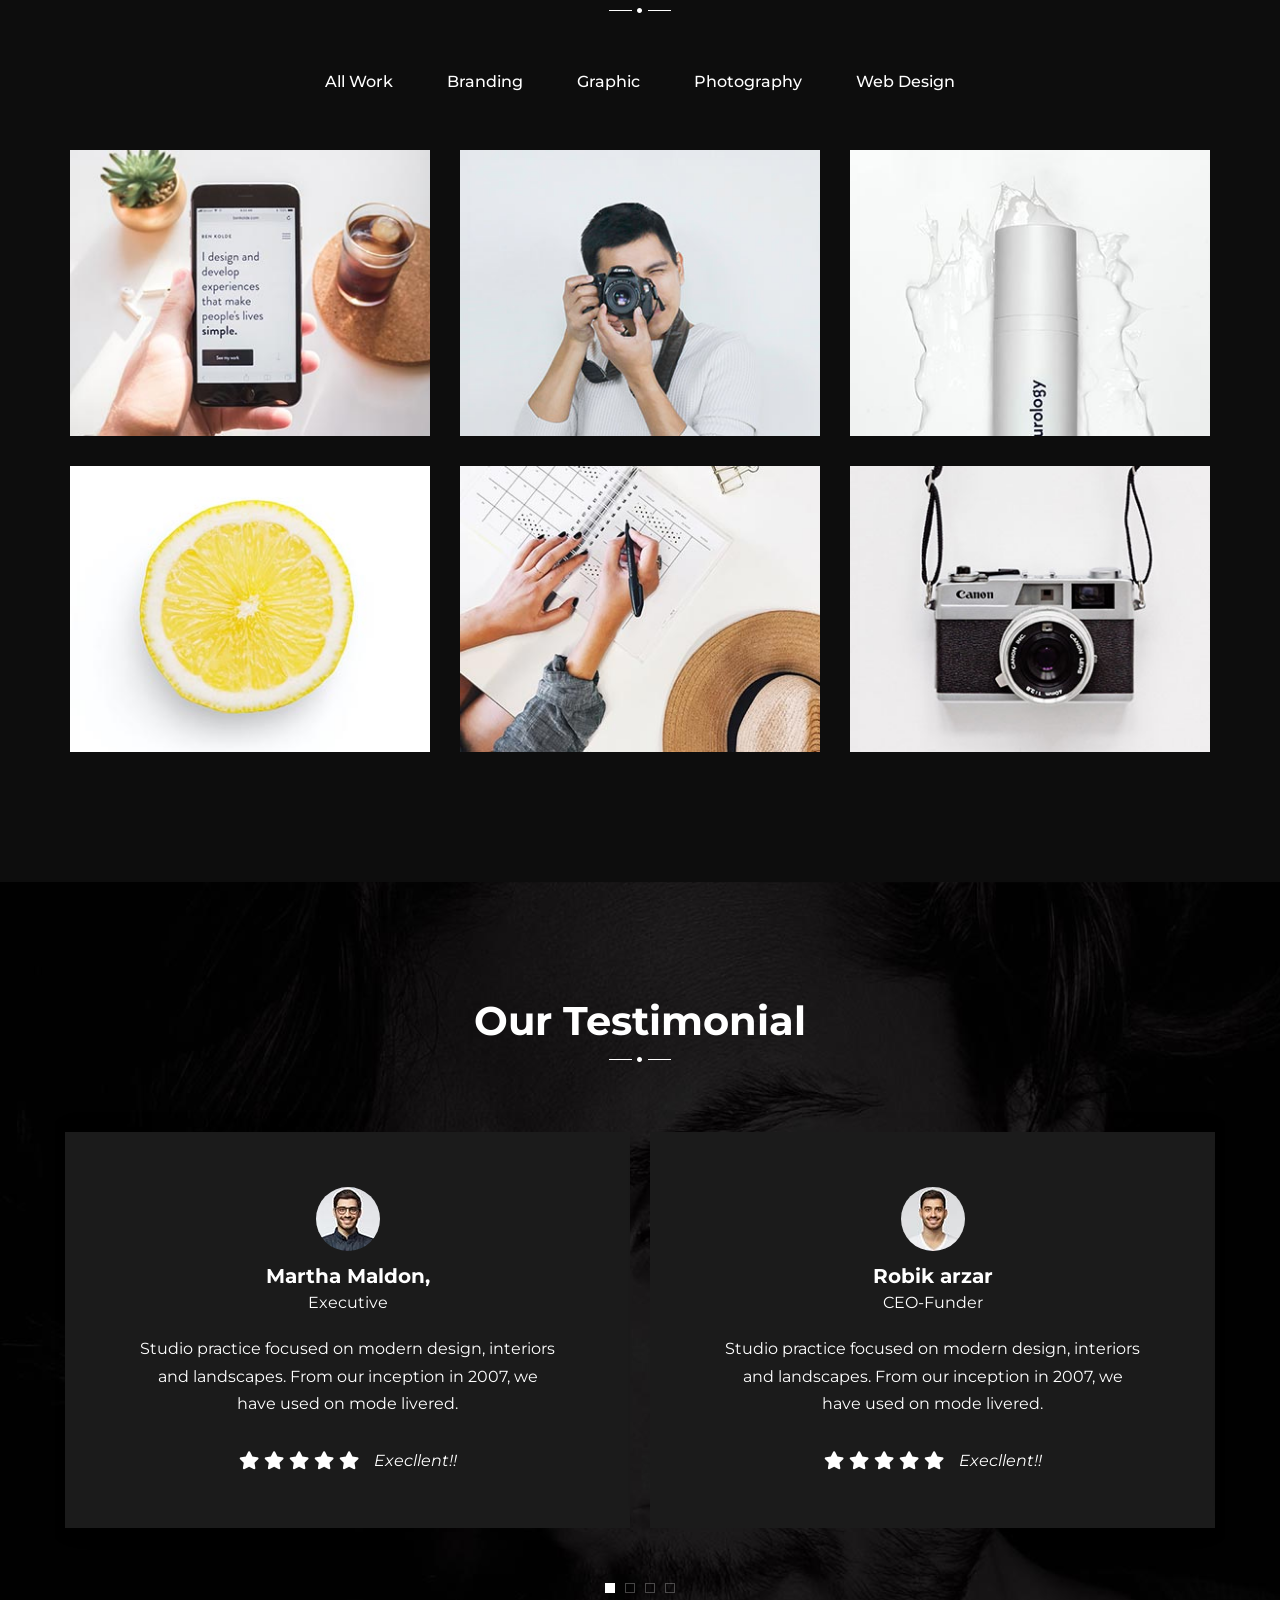
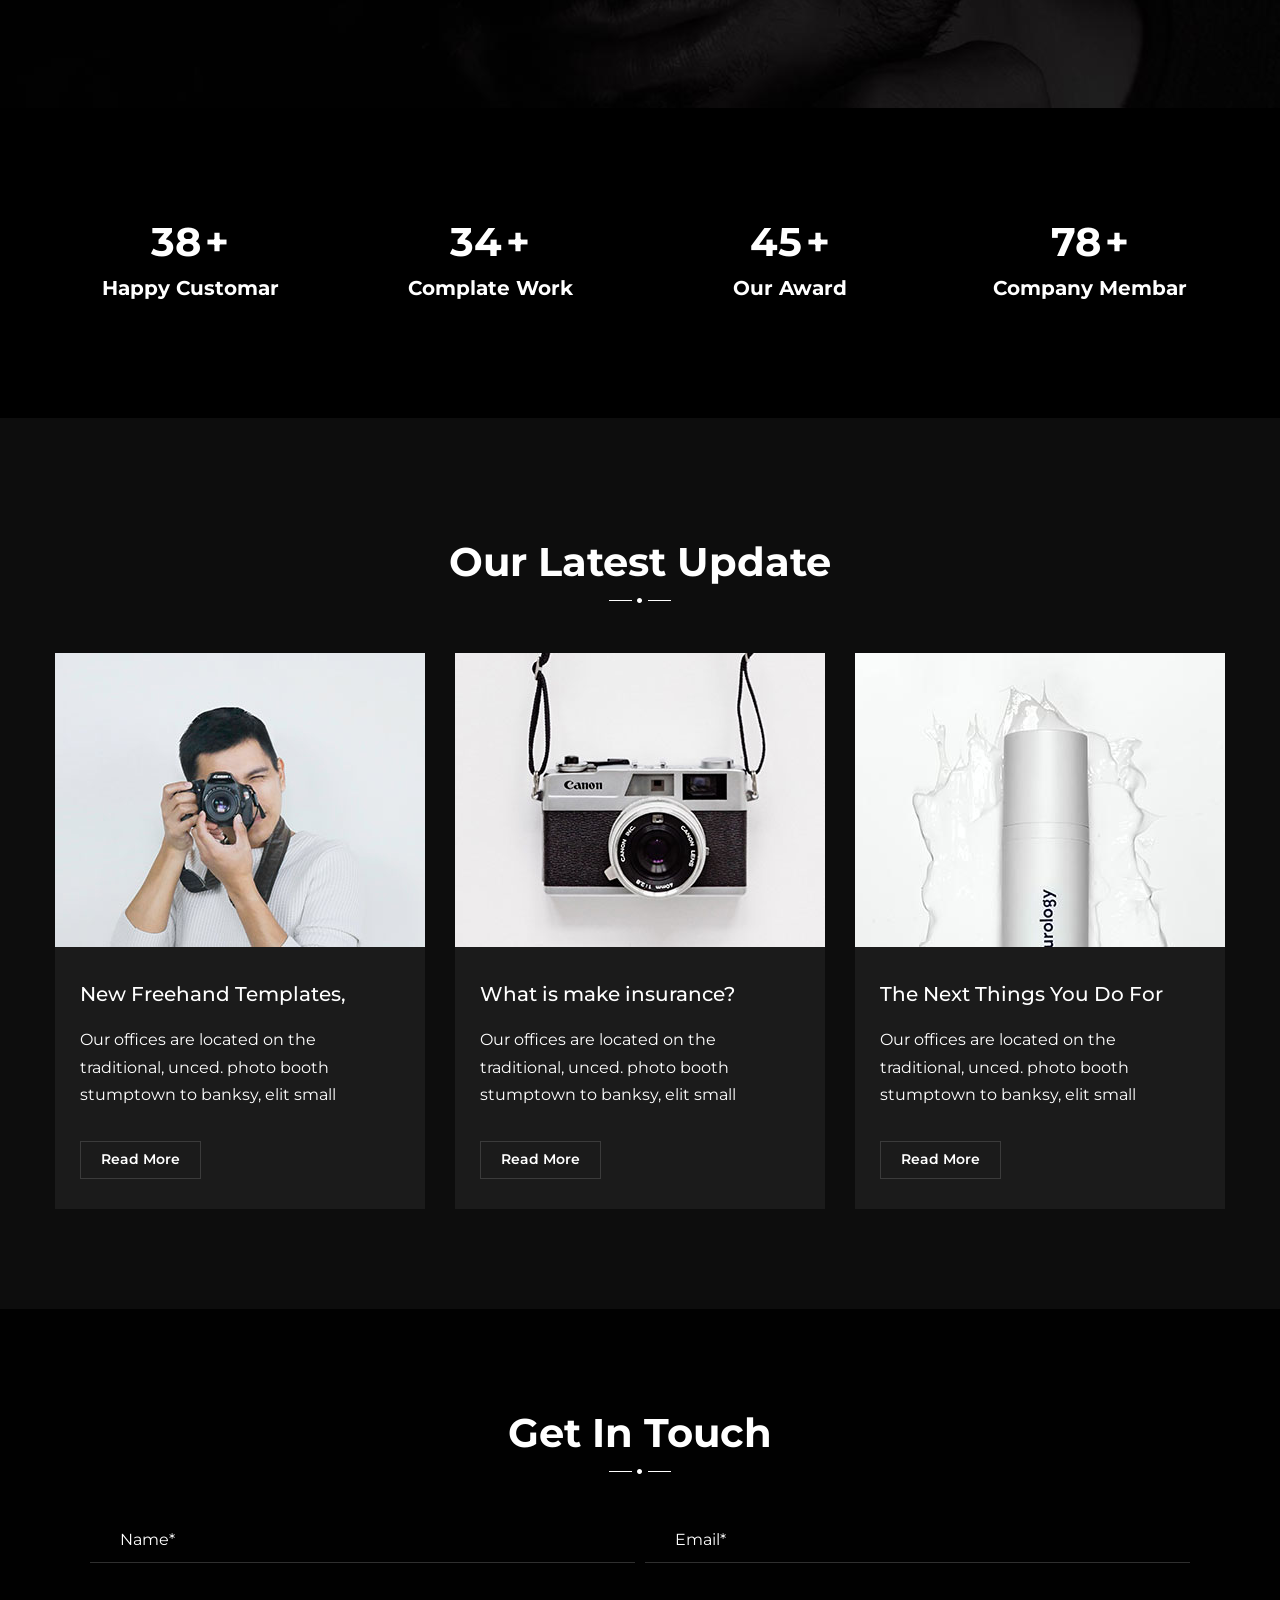
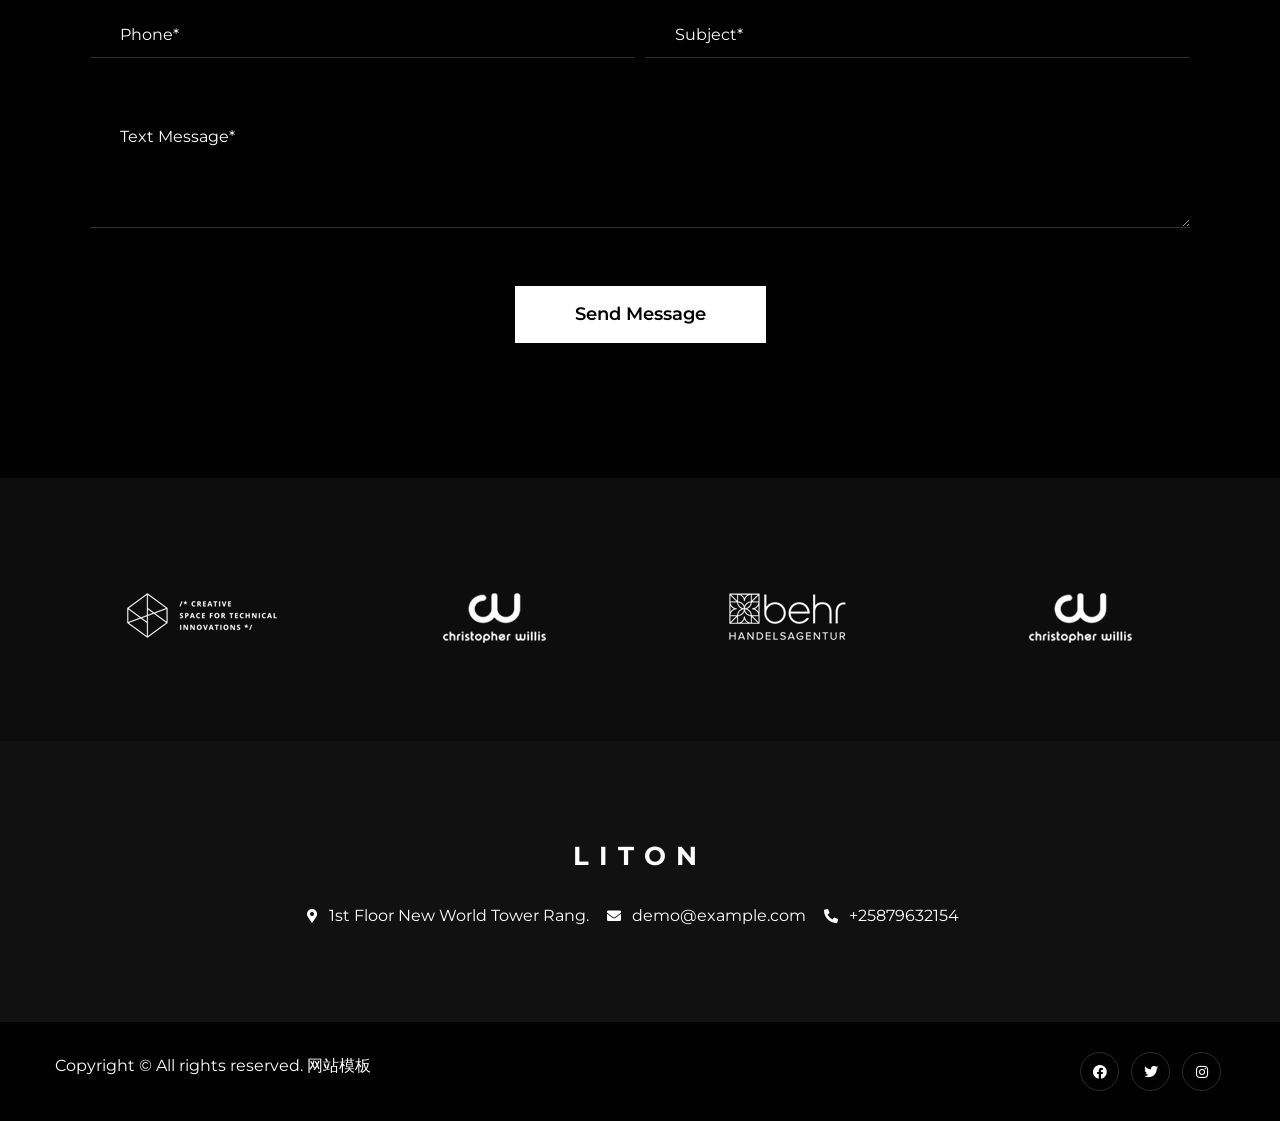
<file: home-two.html>
<!DOCTYPE HTML>
<html lang="en-US">
    <head>
		<meta charset="UTF-8">
		<meta http-equiv="x-ua-compatible" content="ie=edge">
		<title> Home Two – Liton</title>
		<meta name="description" content="">
		<meta name="viewport" content="width=device-width, initial-scale=1">
		<!-- Favicon Icon -->
        <link rel="icon"  type="image/png" href="assets/images/favicon.png">		
        <link rel="stylesheet" type="text/css" href="assets/css/bootstrap.min.css"/>
        <link rel="stylesheet" type="text/css" href="venobox/venobox.css"/>
        <link rel="stylesheet" type="text/css" href="assets/css/plugin_theme_css.css"/>
		<link rel="stylesheet" type="text/css" href="style.css"/>
		<link rel="stylesheet" type="text/css" href="assets/css/responsive.css"/>
		<!-- modernizr js -->	
        <script src="assets/js/vendor/modernizr-2.8.3.min.js"></script>		
    </head>
<body>
<div class="em40_header_area_main">
	<!-- END HEADER TOP AREA -->
 	<div class="liton-main-menu one_page  witr_h_h10">
		<div class="liton_nav_area scroll_fixed postfix">
			<div class="container">
				<div class="row logo-left">				
					<div class="col-md-3 col-sm-3 col-xs-4">
						<div class="logo">
							<a class="main_sticky_main_l" href="index.html" title="liton">
								<img src="assets/images/logo.png" alt="liton">
							</a>
							<a class="main_sticky_l" href="index.html" title="liton">
								<img src="assets/images/logo.png" alt="liton">
							</a>
						</div>	
					</div>
					<!-- MAIN MENU -->
					<div class="col-md-9 col-sm-9 col-xs-8">
						<div class="tx_mmenu_together">
							<nav class="liton_menu">
								<ul class="sub-menu nav_scroll">
									<li class="menu-item-has-children"><a href="index.html">Home</a>
										<ul class="sub-menu">
											<li><a href="index.html">Home One</a></li>
											<li><a href="home-two.html">Home Two</a></li>
											<li><a href="home-video.html">Home Video </a></li>
										</ul>
									</li>
									<li><a href="#about">About</a></li>
									<li><a href="#service">Service</a></li>
									<li><a href="#portfolio">Portfolio</a></li>
									<li><a href="#client">Client</a></li>
									<li><a href="#blog">Blog</a></li>
									<li><a href="#contact">Contact</a></li>
								</ul>
							</nav>
						</div>
					</div>
				</div>
			</div>
		</div>
	</div>
</div>
<!-- MOBILE MENU Logo AREA -->
<div class="mobile_logo_area hidden-md hidden-lg">
	<div class="container">
		<div class="row">
			<div class="col-sm-12">
				<div class="mobile_menu_logo text-center">
					<a href="index.html" title="logo">
						<img src="assets/images/logo2.png" alt="logo">
					</a>		
				</div>
			</div>
		</div>
	</div>
</div>
<!-- MOBILE MENU AREA -->
<div class="home-2 mbm hidden-md hidden-lg  header_area main-menu-area">
	<div class="menu_area mobile-menu">
		<nav class="liton_menu">						
			<ul class="sub-menu nav_scroll">
				<li class="menu-item-has-children"><a href="index.html">Home</a>
					<ul class="sub-menu">
						<li><a href="index.html">Home One</a></li>
						<li><a href="home-two.html">Home Two</a></li>
						<li><a href="home-video.html">Home Video </a></li>
					</ul>
				</li>
				<li><a href="#about">About</a></li>
				<li><a href="#service">Service</a></li>
				<li><a href="#portfolio">Portfolio</a></li>
				<li><a href="#client">Client</a></li>
				<li><a href="#blog">Blog</a></li>
				<li><a href="#contact">Contact</a></li>
			</ul>
		</nav>	
	</div>					
</div>
<!-- END MOBILE MENU AREA  -->
<!-- SLIDER New Banner AREA -->
<div class="animate_banner_main_area">
	<div class="container-fulied">
		<div class="row">
			<div class="col-lg-12">
				<div class="animate_banner_image_area">
					<div class="witr_banner_slider_active">
						<div class=" animate_image_height " style="background-image:url(assets/images/slider1.jpg);"></div>
						<div class="animate_image_height" style="background-image: url(assets/images/slider2.jpg);"></div>
					</div>	
					<!-- animate_banner_text -->					
					<div class="animate_banner_slider banner-content text-center">
						<h2 class="animate_title">Hello,</h2>	
						<div class="witr_animate_content ">							
							<h1 class="cd-headline clip is-full-width">	
							I’m	
								<span class="cd-words-wrapper witr_ani_text">
									<b class="is-hidden">Md Liton Sarkar</b> 
									<b class="is-visible"> Web Designer </b>
									<b class="is-hidden"> Web Developer</b> 
									<b class="is-hidden"> Photographyr</b>
									<b class="is-hidden">Lives in US</b>
								</span>		 	
							</h1>								
						</div>		
						<ul class="animate_list">
							<li class="animate_icon_list_iteam">
								<span class="animate_list_icon">
									<i class="fas fa-circle"></i>
								</span>
								<span class="animate_icon_list_text">Web Designer</span>
							</li>
							<li class="animate_icon_list_iteam">
								<span class="animate_list_icon">
									<i class="fas fa-circle"></i>
								</span>
								<span class="animate_icon_list_text">Web Devlopment</span>
							</li>
							<li class="animate_icon_list_iteam">
								<span class="animate_list_icon">
									<i class="fas fa-circle"></i>
								</span>
								<span class="animate_icon_list_text">Photography</span>
							</li>
						</ul>
						<!-- footer socials -->
						<div class="witr_custom_icons">
							<!-- custom icon -->
							<a href="#"><i class="ti-instagram"></i></a>
							<!-- custom icon -->
							<a href="#"><i class="ti-apple"></i></a>
							<!-- custom icon -->
							<a href="#"><i class="ti-tumblr"></i></a>
							<!-- custom icon -->
							<a href="#"><i class="ti-skype"></i></a>
							<!-- custom icon -->
							<a href="#"><i class="ti-twitter"></i></a>
						</div>	
						
					</div>					
				</div>
			</div>
		</div>
	</div>
</div>
<!-- end slider area -->
<!-- about area -->
<div class="lt_about_area" id="about">
	<div class="container">
		<div class="row">
			<div class="col-lg-6">
				<div class="about_left_content_inner">
					<!-- title left -->
					<div class="witr_section_title">
						<div class="witr_section_title_inner text-left">
							<!-- title middle -->
							<h3>My Biography</h3>		
							<h1>A Lead Web Developer based in USA</h1>		
							<!-- content -->
							<p>I'm a Freelancer Front-end Developer with 3 years of perience. I'm from San Francisco. I code and create web elements for amazing ple around the world. I like work with new people. New people new Experiences.</p>		
						</div>
					</div>
					<div class="department_flex">
						<div class="departmentList all_list_color">
							<!-- list -->
							<ul>
								<li><a href="#"><b>Name:</b> Liton Sarkar</a></li>
								<li><a href="#"><b>Birthday:</b> 4th April 1998</a></li>
								<li><a href="#"><b>Age:</b>26 years</a></li>
								<li><a href="#"><b>Address:</b>  
								 San Francisco</a></li>
							</ul>										
						</div>	
						<div class="departmentList all_list_color">
							<!-- list -->
							<ul>
								<li><a href="#"><b>Phone:</b>(92) 469 234 2364</a></li>
								<li><a href="#"><b>Email:</b> info@example.com</a></li>
								<li><a href="#"><b>Skype:</b> example40</a></li>
								<li><a href="#"><b>Freelance:</b> Available</a></li>
							</ul>										
						</div>	
						<!-- area -->
					</div>
					<div class="witr_button_area">
						<!-- btn default style -->
						<div class="witr_btn_style mr">
							<div class="witr_btn_sinner">	
								<a href="#" class="witr_btn">Hire Me</a>
								<a href="#" class="witr_bbtn">Download Cv</a>
							</div>						
						</div>
					</div>
					
				</div>
			</div>
			<div class="col-lg-6 col-mg-6">
				<div class="about_right_image">
					<img src="assets/images/about.jpg" alt="image" />
				</div>
			</div>
		</div>
	</div>
</div>
<!-- skill area -->
<div class="skill_area">
	<div class="container">
		<div class="row">
			<div class="col-lg-12">
				<!-- title center -->
				<div class="witr_section_title">
					<div class="witr_section_title_inner text-center">
						<h3>My Skills</h3>		
						<!-- image -->
						<div class="witr_image_title">								
							<img src="assets/images/bar.png" alt="">																	
						</div>
					</div>
				</div>
			</div>
			<div class="col-lg-6 col-md-6">
				<div class="witr_single_progress all_color_bar">
					<div class="witr_title2">
						<span class="witr_label">Ui Designer </span>	
					</div>		
					<div class="progress witr_progress-style2">
						<div class="progress-bar wow fadeInLeft animated animated" data-wow-duration="1.5s" data-wow-delay="0.2s" style="width: 80%; visibility: visible; animation-duration: 1.5s; animation-delay: 0.2s; animation-name: fadeInLeft;">
							<span class="witr_percent">80%</span>					
						</div>
					</div>				
				</div>
				<div class="witr_single_progress all_color_bar">
					<div class="witr_title2">
						<span class="witr_label">Web Development </span>	
					</div>		
					<div class="progress witr_progress-style2">
						<div class="progress-bar wow fadeInLeft animated animated" data-wow-duration="1.5s" data-wow-delay="0.2s" style="width: 90%; visibility: visible; animation-duration: 1.5s; animation-delay: 0.2s; animation-name: fadeInLeft;">
							<span class="witr_percent">90%</span>					
						</div>
					</div>				
				</div>	
			</div>
			<div class="col-lg-6 col-md-6">
				<div class="witr_single_progress all_color_bar">
					<div class="witr_title2">
						<span class="witr_label">Photography </span>	
					</div>		
					<div class="progress witr_progress-style2">
						<div class="progress-bar wow fadeInLeft animated animated" data-wow-duration="1.5s" data-wow-delay="0.2s" style="width: 85%; visibility: visible; animation-duration: 1.5s; animation-delay: 0.2s; animation-name: fadeInLeft;">
							<span class="witr_percent">85%</span>					
						</div>
					</div>				
				</div>	
				<div class="witr_single_progress all_color_bar">
					<div class="witr_title2">
						<span class="witr_label">SEO &amp; Marketing </span>	
					</div>		
					<div class="progress witr_progress-style2">
						<div class="progress-bar wow fadeInLeft animated animated" data-wow-duration="1.5s" data-wow-delay="0.2s" style="width: 70%; visibility: visible; animation-duration: 1.5s; animation-delay: 0.2s; animation-name: fadeInLeft;">
							<span class="witr_percent">70%</span>					
						</div>
					</div>				
				</div>	
			</div>
		</div>
	</div>
</div>
<!-- lt service area -->
<div class="lt_service_area" id="service">
	<div class="container">
		<div class="row">
			<div class="col-lg-12">
				<!-- title center -->
				<div class="witr_section_title">
					<div class="witr_section_title_inner text-center">
					<h3>Our Service</h3>		
						<!-- image -->
						<div class="witr_image_title">								
							<img src="assets/images/bar.png" alt="">																	
						</div>
					</div>
				</div>
			</div>
			<!-- single service -->
			<div class="col-lg-4 col-md-6">
				<div class="service-item all_color_service width_height_link_0 text-center  ">
					<div class="text_box all_icon_color">
						<!-- icon -->
						<i class="ti-book"></i>
						<!-- title -->
						<h3>Graphic Design </h3>
						<!-- content -->
						<p>I design and develop service cust of all sizes, specializing in creating lish, modern websites </p>		
					</div> 						
				</div> 
			</div>
			<!-- 02 single service -->
			<div class="col-lg-4 col-md-6">
				<div class="service-item all_color_service width_height_link_0 text-center  ">
					<div class="text_box all_icon_color">
						<!-- icon -->
						<i class="ti-blackboard"></i>
						<!-- title -->
						<h3>Web Devlopment </h3>
						<!-- content -->
						<p>I design and develop service cust of all sizes, specializing in creating lish, modern websites </p>		
					</div> 						
				</div> 
			</div>
			<!-- 03 single service -->
			<div class="col-lg-4 col-md-6">
				<div class="service-item all_color_service width_height_link_0 text-center  ">
					<div class="text_box all_icon_color">
						<!-- icon -->
						<i class="ti-camera"></i>
						<!-- title -->
						<h3>Photography </h3>
						<!-- content -->
						<p>I design and develop service cust of all sizes, specializing in creating lish, modern websites </p>		
					</div> 						
				</div> 
			</div>
			<!-- 04 single service -->
			<div class="col-lg-4 col-md-6">
				<div class="service-item all_color_service width_height_link_0 text-center  ">
					<div class="text_box all_icon_color">
						<!-- icon -->
						<i class="ti-palette"></i>
						<!-- title -->
						<h3>Branding Product </h3>
						<!-- content -->
						<p>I design and develop service cust of all sizes, specializing in creating lish, modern websites </p>		
					</div> 						
				</div> 
			</div>
			<!-- 05 single service -->
			<div class="col-lg-4 col-md-6">
				<div class="service-item all_color_service width_height_link_0 text-center  ">
					<div class="text_box all_icon_color">
						<!-- icon -->
						<i class="ti-target"></i>
						<!-- title -->
						<h3>Seo Marketing </h3>
						<!-- content -->
						<p>I design and develop service cust of all sizes, specializing in creating lish, modern websites </p>		
					</div> 						
				</div> 
			</div>
			<!-- 06 single service -->
			<div class="col-lg-4 col-md-6">
				<div class="service-item all_color_service width_height_link_0 text-center  ">
					<div class="service_top_image"></div>
					<div class="text_box all_icon_color">
						<!-- icon -->
						<i class="ti-mobile"></i>
						<!-- title -->
						<h3>App Devlopment</h3>
						<!-- content -->
						<p>I design and develop service cust of all sizes, specializing in creating lish, modern websites </p>		
					</div> 						
				</div> 
			</div>
			
		</div>
	</div>
</div>
<div class="portfolio_area" id="portfolio">
	<div class="container">				
		<div class="row">
			<div class="col-lg-12">
				<!-- title center -->
				<div class="witr_section_title">
					<div class="witr_section_title_inner text-center">
						<!-- title middle -->
						<h3>Latest Projects</h3>		
						<div class="witr_image_title">								
							<img src="assets/images/bar.png" alt="">																	
						</div>
					</div>
				</div>
			</div>
		</div>
			<div class="clearfix kicuakta">
				<div class="col-md-12">
					<div class="portfolio_nav  wittr_pfilter_menu">
						<ul id="filter" class="filter_menu ">
							<li class="" data-filter="*">All Work</li>
							<li data-filter=".branding" class="">Branding</li>
							<li data-filter=".graphic" class="">Graphic</li>
							<li data-filter=".photography" class="">Photography</li>
							<li data-filter=".web-design" class="current_menu_item">Web Design</li>	
						</ul>
					</div>
				</div>				
			</div>			
			<div class="portfolio_active pstyle_1 pstyle4">		
				<div class="row prot_wrap">					
					<!-- single portfolio -->
					<div class="col-lg-4  grid-item col-md-6 col-xs-12 col-sm-12 branding graphic  witr_all_mb_30">
						<div class="single_protfolio">
							<div class="prot_thumb">
								<img src="assets/images/prot1.jpg" alt="image" />								
								<div class="prot_content">
									<div class="prot_content_inner">
										<div class="picon">
											<a   href="#"><i class="fas fa-arrows-alt"></i></a>
										</div>
										<h3><a href="#">Demo Media Title 1</a></h3>
										<p>
											<span class="category-item-p"> Branding	</span>	
											<span class="category-item-p">Graphic</span>
										</p>
									</div>
								</div>	
							</div>				
						</div>
					</div>
					<!-- 02 single portfolio -->
					<div class="col-lg-4  grid-item col-md-6 col-xs-12 col-sm-12 graphic photography witr_all_mb_30">
						<div class="single_protfolio">
							<div class="prot_thumb">
								<img src="assets/images/prot2.jpg" alt="image" />								
								<div class="prot_content">
									<div class="prot_content_inner">
										<div class="picon">
											<a   href="#"><i class="fas fa-arrows-alt"></i></a>
										</div>
										<h3><a href="#">Demo Media Title 2</a></h3>
										<p>
											<span class="category-item-p"> Graphic </span>	
											<span class="category-item-p">Photography</span>
										</p>
									</div>
								</div>	
							</div>				
						</div>
					</div>
					<!-- 03 single portfolio -->
					<div class="col-lg-4  grid-item col-md-6 col-xs-12 col-sm-12 web-design witr_all_mb_30">
						<div class="single_protfolio">
							<div class="prot_thumb">
								<img src="assets/images/prot3.jpg" alt="image" />								
								<div class="prot_content">
									<div class="prot_content_inner">
										<div class="picon">
											<a   href="#"><i class="fas fa-arrows-alt"></i></a>
										</div>
										<h3><a href="#">Demo Media Title 3</a></h3>
										<p>
											<span class="category-item-p"> Graphic </span>	
											<span class="category-item-p">Web Design</span>
										</p>
									</div>
								</div>	
							</div>				
						</div>
					</div>
					<!-- 04 single portfolio -->
					<div class="col-lg-4  grid-item col-md-6 col-xs-12 col-sm-12 branding graphic web-design witr_all_mb_30">
						<div class="single_protfolio">
							<div class="prot_thumb">
								<img src="assets/images/prot4.jpg" alt="image" />								
								<div class="prot_content">
									<div class="prot_content_inner">
										<div class="picon">
											<a   href="#"><i class="fas fa-arrows-alt"></i></a>
										</div>
										<h3><a href="#">Demo Media Title 4</a></h3>
										<p>
											<span class="category-item-p"> Branding 	</span>	
											<span class="category-item-p">Web Design</span>
										</p>
									</div>
								</div>	
							</div>				
						</div>
					</div>
					<!-- 05 single portfolio -->
					<div class="col-lg-4  grid-item col-md-6 col-xs-12 col-sm-12 branding graphic  witr_all_mb_30">
						<div class="single_protfolio">
							<div class="prot_thumb">
								<img src="assets/images/prot5.jpg" alt="image" />								
								<div class="prot_content">
									<div class="prot_content_inner">
										<div class="picon">
											<a   href="#"><i class="fas fa-arrows-alt"></i></a>
										</div>
										<h3><a href="#">Demo Media Title 5</a></h3>
										<p>
											<span class="category-item-p"> Branding 	</span>	
											<span class="category-item-p">Graphic</span>
										</p>
									</div>
								</div>	
							</div>				
						</div>
					</div>
					<!-- 06 single portfolio -->
					<div class="col-lg-4  grid-item col-md-6 col-xs-12 col-sm-12 branding web-design witr_all_mb_30">
						<div class="single_protfolio">
							<div class="prot_thumb">
								<img src="assets/images/prot6.jpg" alt="image" />								
								<div class="prot_content">
									<div class="prot_content_inner">
										<div class="picon">
											<a   href="#"><i class="fas fa-arrows-alt"></i></a>
										</div>
										<h3><a href="#">Demo Media Title 6</a></h3>
										<p>
											<span class="category-item-p"> Branding 	</span>	
											<span class="category-item-p">Web Design</span>
										</p>
									</div>
								</div>	
							</div>				
						</div>
					</div>

				</div>
			</div>	

	</div>
</div>
<!-- testimonial area -->
<div class="testimonial_area" id="client">
	<div class="container">
		<div class="row">
			<div class="col-lg-12">
				<!-- title center -->
				<div class="witr_section_title">
					<div class="witr_section_title_inner text-center">
						<!-- title middle -->
						<h3>Our Testimonial</h3>		
						<!-- image -->
						<div class="witr_image_title">								
							<img src="assets/images/bar.png" alt="">
						</div>
					</div>
				</div>
			</div>
			<div class="col-lg-12">
				<div class="testimonial_active tshover">	
					<!-- single testimonial -->
					<div class="witr_testi_itemt testi-width all_color_testimonial">	
						<div class="em_single_testimonial">
							<img src="assets/images/testi1.jpg" alt="image" />
							<div class="em_testi_title">
								<h2>Martha Maldon, <span>Executive</span></h2>
							</div>
							<div class="em_testi_logo">
								<div class="em_testilogo_inner">
								</div>
							</div>
							<div class="em_testi_content">
								<div class="em_testi_text">
									<!-- content -->	
									<p>Studio practice focused on modern design, interiors and landscapes. From our inception in 2007, we have used on mode livered.</p>
								</div>
							</div>
							<div class="test-part">
								<ul>
									<li>
										<div class="execllent_toggol">
											<div class="em_crating">
												<i class="fas fa-star active"></i>
												<i class="fas fa-star active"></i>
												<i class="fas fa-star active"></i>
												<i class="fas fa-star active"></i>
												<i class="fas fa-star active"></i>
											</div>
											<div class="execllent_star">
												<h3>Execllent!!</h3>
											</div>
										</div>
									</li>
								</ul>										
							</div>										
						</div>										
					</div>
					<!-- 02 single testimonial -->
					<div class="witr_testi_itemt testi-width all_color_testimonial">	
						<div class="em_single_testimonial">
							<img src="assets/images/testi2.jpg" alt="image" />
							<div class="em_testi_title">
								<h2>Robik arzar  <span>CEO-Funder</span></h2>
							</div>
							<div class="em_testi_logo">
								<div class="em_testilogo_inner">
								</div>
							</div>
							<div class="em_testi_content">
								<div class="em_testi_text">
									<!-- content -->	
									<p>Studio practice focused on modern design, interiors and landscapes. From our inception in 2007, we have used on mode livered.</p>
								</div>
							</div>
							<div class="test-part">
								<ul>
									<li>
										<div class="execllent_toggol">
											<div class="em_crating">
												<i class="fas fa-star active"></i>
												<i class="fas fa-star active"></i>
												<i class="fas fa-star active"></i>
												<i class="fas fa-star active"></i>
												<i class="fas fa-star active"></i>
											</div>
											<div class="execllent_star">
												<h3>Execllent!!</h3>
											</div>
										</div>
									</li>
								</ul>										
							</div>										
						</div>										
					</div>
					<!-- 03 single testimonial -->
					<div class="witr_testi_itemt testi-width all_color_testimonial">	
						<div class="em_single_testimonial">
							<img src="assets/images/testi1.jpg" alt="image" />
							<div class="em_testi_title">
								<h2>Martha Maldon, <span>Executive</span></h2>
							</div>
							<div class="em_testi_logo">
								<div class="em_testilogo_inner">
								</div>
							</div>
							<div class="em_testi_content">
								<div class="em_testi_text">
									<!-- content -->	
									<p>Studio practice focused on modern design, interiors and landscapes. From our inception in 2007, we have used on mode livered.</p>
								</div>
							</div>
							<div class="test-part">
								<ul>
									<li>
										<div class="execllent_toggol">
											<div class="em_crating">
												<i class="fas fa-star active"></i>
												<i class="fas fa-star active"></i>
												<i class="fas fa-star active"></i>
												<i class="fas fa-star active"></i>
												<i class="fas fa-star active"></i>
											</div>
											<div class="execllent_star">
												<h3>Execllent!!</h3>
											</div>
										</div>
									</li>
								</ul>										
							</div>										
						</div>										
					</div>
					<!-- 04 single testimonial -->
					<div class="witr_testi_itemt testi-width all_color_testimonial">	
						<div class="em_single_testimonial">
							<img src="assets/images/testi2.jpg" alt="image" />
							<div class="em_testi_title">
								<h2>Robik arzar <span>CEO-Funder</span></h2>
							</div>
							<div class="em_testi_logo">
								<div class="em_testilogo_inner">
								</div>
							</div>
							<div class="em_testi_content">
								<div class="em_testi_text">
									<!-- content -->	
									<p>Studio practice focused on modern design, interiors and landscapes. From our inception in 2007, we have used on mode livered.</p>
								</div>
							</div>
							<div class="test-part">
								<ul>
									<li>
										<div class="execllent_toggol">
											<div class="em_crating">
												<i class="fas fa-star active"></i>
												<i class="fas fa-star active"></i>
												<i class="fas fa-star active"></i>
												<i class="fas fa-star active"></i>
												<i class="fas fa-star active"></i>
											</div>
											<div class="execllent_star">
												<h3>Execllent!!</h3>
											</div>
										</div>
									</li>
								</ul>										
							</div>										
						</div>										
					</div>

				</div>
			</div>
		</div>
	</div>
</div>
<!-- counter area -->
<div class="counter_area">
	<div class="container">
		<div class="row">
			<div class="col-lg-3 col-md-6">
				<div class="witr_counter_single all_counter_color">
					<div class="witr_counter_number_inn">
						<!-- number -->
						<h3 class="counter">47</h3>				
						<!-- symbol -->
						<span>+</span>
						<!-- content -->
						<h4>Happy Customar </h4>		
					</div>	
				</div>	
			</div>
			<div class="col-lg-3 col-md-6">
				<div class="witr_counter_single all_counter_color">
					<div class="witr_counter_number_inn">
						<!-- number -->
						<h3 class="counter">43</h3>				
						<!-- symbol -->
						<span>+</span>
						<!-- content -->
						<h4>Complate Work </h4>		
					</div>	
				</div>	
			</div>
			<div class="col-lg-3 col-md-6">
				<div class="witr_counter_single all_counter_color">
					<div class="witr_counter_number_inn">
						<!-- number -->
						<h3 class="counter">56</h3>				
						<!-- symbol -->
						<span>+</span>
						<!-- content -->
						<h4>Our Award</h4>		
					</div>	
				</div>	
			</div>
			<div class="col-lg-3 col-md-6">
				<div class="witr_counter_single all_counter_color">
					<div class="witr_counter_number_inn">
						<!-- number -->
						<h3 class="counter">97</h3>				
						<!-- symbol -->
						<span>+</span>
						<!-- content -->
						<h4>Company Membar </h4>		
					</div>	
				</div>	
			</div>
			
		</div>
	</div>
</div>
<!-- blog area -->
<div class="blog_area" id="blog">
	<div class="container">
		<div class="row">
			<div class="col-lg-12">
				<!-- title center -->
				<div class="witr_section_title">
					<div class="witr_section_title_inner text-center">
						<!-- title middle -->
						<h3>Our Latest Update</h3>		
						<div class="witr_image_title">								
							<img src="assets/images/bar.png" alt="image" />																
						</div>
					</div>
				</div>
			</div>
			<div class="col-lg-12">
				<div class="bgimgload">	
					<div class="row blog-messonary">
						<!-- single blog -->
						<div class="witr_nth_child col-lg-4  col-md-6 col-sm-8 grid-item   witr_all_mb_30">
							<div class="blog-part all_blog_color">
								<div class="blog_part_inner">
									<div class="witr_blog_imags">
										<!-- image -->
										<div class="blog-img">
											<a href="#"> <img src="assets/images/prot2.jpg" alt="image" /> </a>
										</div>
									</div>
									<div class="wblog-content blog-content-2 all_blog_color">
										<!-- title -->
										<h5><a href="single-blog.html">New Freehand Templates,</a></h5>
										<!-- content -->
										<p>Our offices are located on the traditional, unced. photo booth stumptown to banksy, elit small</p>
										<a class="btn2" href="#">Read More</a>
									</div>
								</div>
							</div>
						</div>
						<!-- 02 single blog -->
						<div class="witr_nth_child col-lg-4  col-md-6 col-sm-8 grid-item   witr_all_mb_30">
							<div class="blog-part all_blog_color">
								<div class="blog_part_inner">
									<div class="witr_blog_imags">
										<!-- image -->
										<div class="blog-img">
											<a href="#"> <img src="assets/images/prot6.jpg" alt="image" /> </a>
										</div>
									</div>
									<div class="wblog-content blog-content-2 all_blog_color">
										<!-- title -->
										<h5><a href="single-blog.html">What is make insurance?</a></h5>
										<!-- content -->
										<p>Our offices are located on the traditional, unced. photo booth stumptown to banksy, elit small</p>
										<a class="btn2" href="#">Read More</a>
									</div>
								</div>
							</div>
						</div>
						<!-- 03 single blog -->
						<div class="witr_nth_child col-lg-4  col-md-6 col-sm-8 grid-item   witr_all_mb_30">
							<div class="blog-part all_blog_color">
								<div class="blog_part_inner">
									<div class="witr_blog_imags">
										<!-- image -->
										<div class="blog-img">
											<a href="#"> <img src="assets/images/prot3.jpg" alt="image" /> </a>
										</div>
									</div>
									<div class="wblog-content blog-content-2 all_blog_color">
										<!-- title -->
										<h5><a href="single-blog.html">The Next Things You Do For</a></h5>
										<!-- content -->
										<p>Our offices are located on the traditional, unced. photo booth stumptown to banksy, elit small</p>
										<a class="btn2" href="#">Read More</a>
									</div>
								</div>
							</div>
						</div>
						
					</div>
                </div>
			</div>
		</div>
	</div>
</div>
<!-- contact area -->
<div class="contact_area" id="contact">
	<div class="container">
		<div class="row">
			<div class="col-lg-12">
				<!-- title center -->
				<div class="witr_section_title">
					<div class="witr_section_title_inner text-center">
						<h3>Get In Touch</h3>		
						<div class="witr_image_title">								
							<img src="assets/images/bar.png" alt="image">
						</div>
					</div>
				</div>
			</div>
			<div class="col-lg-12">
				<div class="apartment_area">					
					<div class="witr_apartment_form">
						<div class="wpcf7" >
							<form action="mail.php" method="post" id="contact-form">
								<div class="form-row">
									<div class="form-group col-md-6">
										<input type="text" name="name" placeholder="Name*">
									</div>
									<div class="form-group col-md-6">
										<input type="email" name="email" placeholder="Email*">
									</div>
								</div>
								<div class="form-row">
									<div class="form-group col-md-6">
										<input type="number" name="number" placeholder="Phone*">
									</div>
									<div class="form-group col-md-6">
										<input type="text" name="subject" placeholder="Subject*">
									</div>
								</div>
								<div class="form-group text-center">
									<textarea name="comment" placeholder="Text Message*"></textarea>
									<button type="submit" name="ok" class="btn">Send Message</button>
								</div>
								
								<div class="col-lg-12 text-center">
									<p class="form-messege"></p>
								</div>
							</form>
						</div>						
					</div>	
				</div>	
			</div>
		</div>
	</div>
</div>
<!-- brand area -->
<div class="brand_area">
	<div class="container">
		<div class="row">
			<div class="col-lg-12">
				<div class="carousel_imagess_area">
					<div class="brand_active">
						<!-- single brand -->
						<div class="col-lg-12">
							<div class="slide_items false witr_grayscaleh">
								<!-- image -->
								<img src="assets/images/b1.png" alt="image" />
							</div>
						</div>
						<!-- 02 single brand -->
						<div class="col-lg-12">
							<div class="slide_items false witr_grayscaleh">
								<!-- image -->
								<img src="assets/images/b2.png" alt="image" />
							</div>
						</div>
						<!-- 03 single brand -->
						<div class="col-lg-12">
							<div class="slide_items false witr_grayscaleh">
								<!-- image -->
								<img src="assets/images/b3.png" alt="image" />
							</div>
						</div>
						<!-- 04 single brand -->
						<div class="col-lg-12">
							<div class="slide_items false witr_grayscaleh">
								<!-- image -->
								<img src="assets/images/b4.png" alt="image" />
							</div>
						</div>
						<!-- 05 single brand -->
						<div class="col-lg-12">
							<div class="slide_items false witr_grayscaleh">
								<!-- image -->
								<img src="assets/images/b5.png" alt="image" />
							</div>
						</div>
						<!-- 06 single brand -->
						<div class="col-lg-12">
							<div class="slide_items false witr_grayscaleh">
								<!-- image -->
								<img src="assets/images/b2.png" alt="image" />
							</div>
						</div>
						
					</div>						
				</div> 
			</div>
		</div>
	</div>
</div>
<!-- top address area -->
<div class="top-address-area">
	<div class="container">
		<div class="row">
			<div class="col-md-12">
				<div class="footer-top-address">
					<!-- SOCIAL TEXT LOGO -->
					<h2 class="text-center">													
						liton														
					</h2>
				</div>
				<div class="top_address_content">
					<span><i class="fas fa-map-marker-alt"></i>1st Floor New World Tower Rang.</span>
					<a href="mailto:demo@example.com"><i class="fas fa-envelope"></i>demo@example.com</a>
					<a href="tel:+25879632154"><i class="fas fa-phone-alt"></i>+25879632154</a>
				</div>
			</div>
		</div>
	</div>
</div>
<!-- footer bottom area -->
<div class="footer-bottom">
	<div class="container">
		<div class="row">
			<!-- FOOTER COPYRIGHT STYLE 1 -->		
			<div class="col-lg-6 col-md-6  col-sm-12">
				<div class="copy-right-text">
					<!-- FOOTER COPYRIGHT TEXT -->
					<p>
						Copyright &copy; All rights reserved. <a target="_blank" href="https://www.mobanwang.com/" title="网站模板" class="text-white">网站模板</a>
					</p>
				</div>
			</div>
			<div class="col-lg-6 col-md-6  col-sm-12">				
				<div class="footer-menu">
					<!-- FOOTER COPYRIGHT SOCIAL MENU -->
					<ul class="text-right">
						<li><a class="facebook-f social-icon" href="#" title="Facebook-f"><i class="fab fa-facebook-f"></i></a></li>
						<li><a class="twitter social-icon" href="#" title="Twitter"><i class="fab fa-twitter"></i></a></li>
						<li><a class="instagram social-icon" href="#" title="Instagram"><i class="fab fa-instagram"></i></a></li>
					</ul>				
				</div>
			</div>
		</div>
	</div>
</div>

	<!-- Include All JS -->
	<script src="assets/js/vendor/jquery-3.5.1.min.js"></script>
	<script src="assets/js/bootstrap.min.js"></script>
	<script src="assets/js/isotope.pkgd.min.js"></script>
	<script src="assets/js/slick.min.js"></script>
	<script src="assets/js/imagesloaded.pkgd.min.js"></script>
	<script src="venobox/venobox.min.js"></script>
	<script src="assets/js/jquery.appear.js"></script>
	<script src="assets/js/theme-pluginjs.js"></script>
	<script src="assets/js/jquery.meanmenu.js"></script>
	<script src="assets/js/ajax-mail.js"></script>		
	<script src="assets/js/theme.js"></script>
	
</body>
</html>
</file>
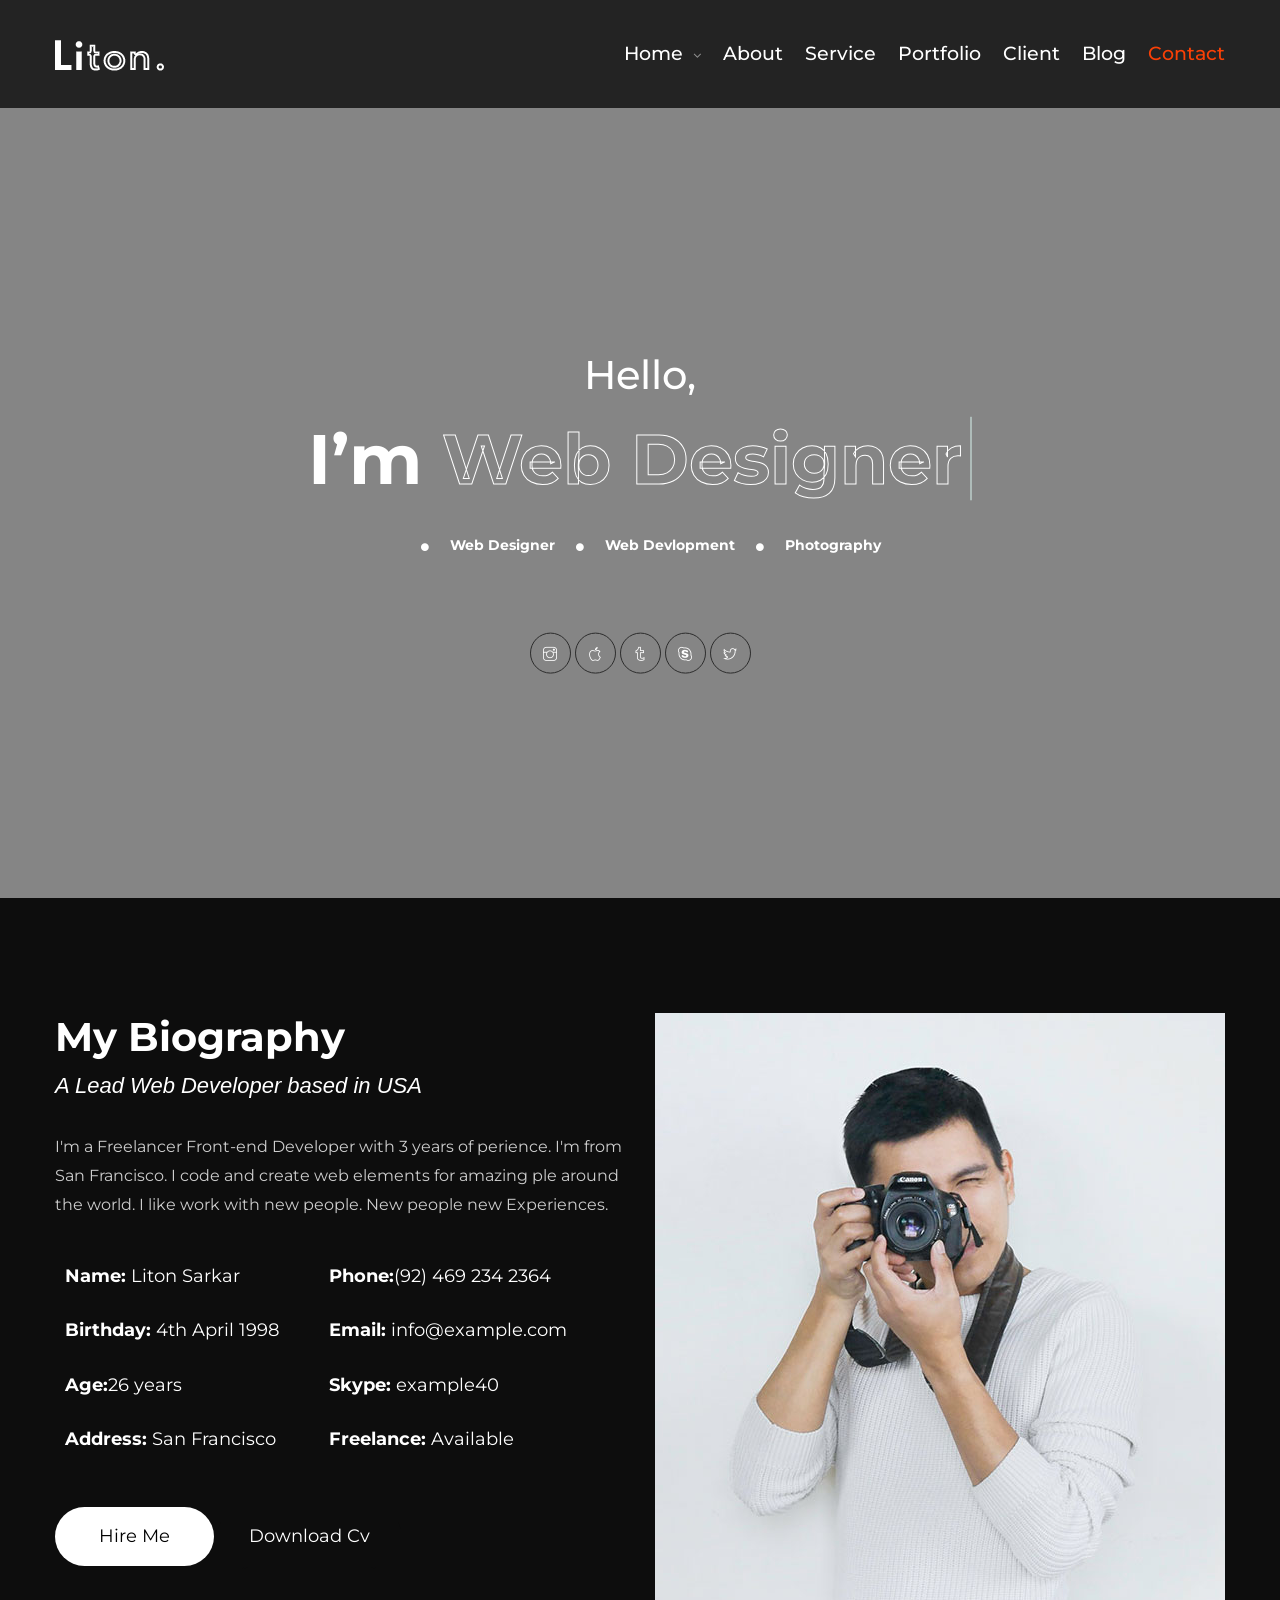
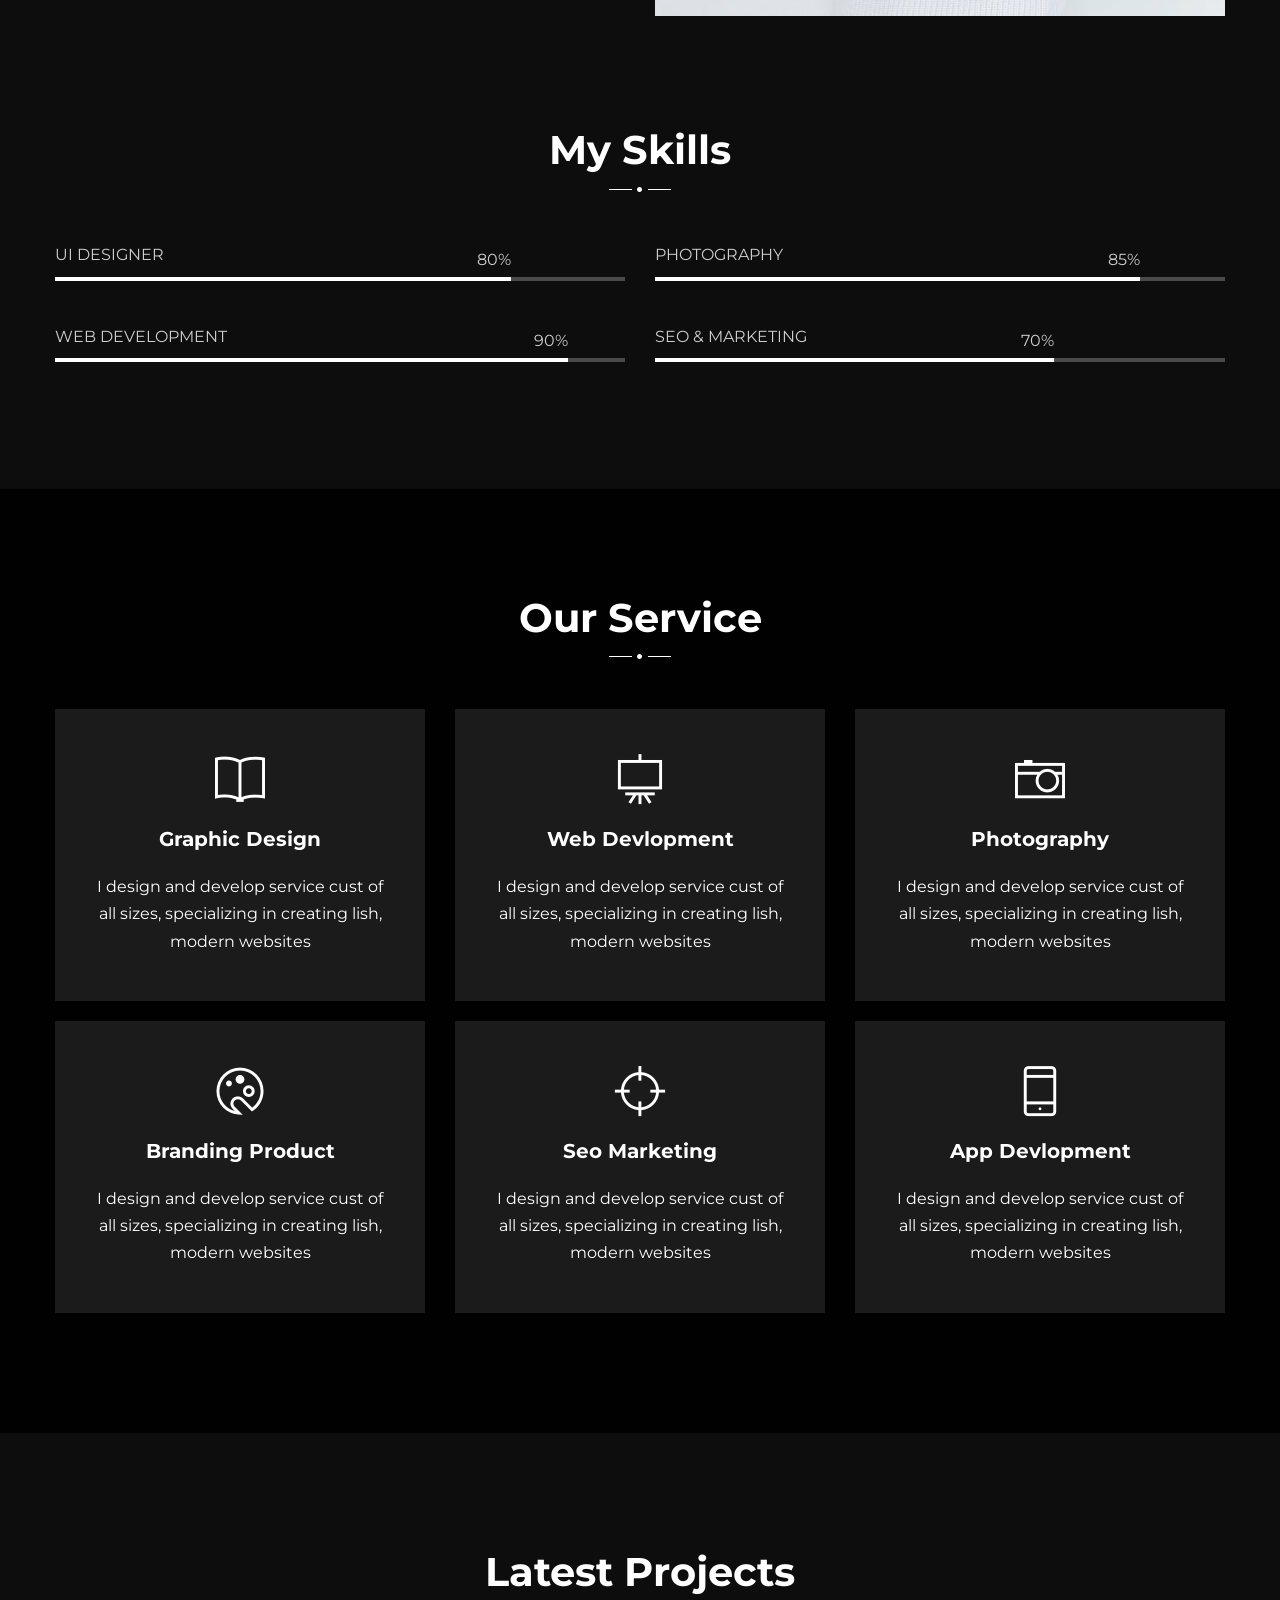
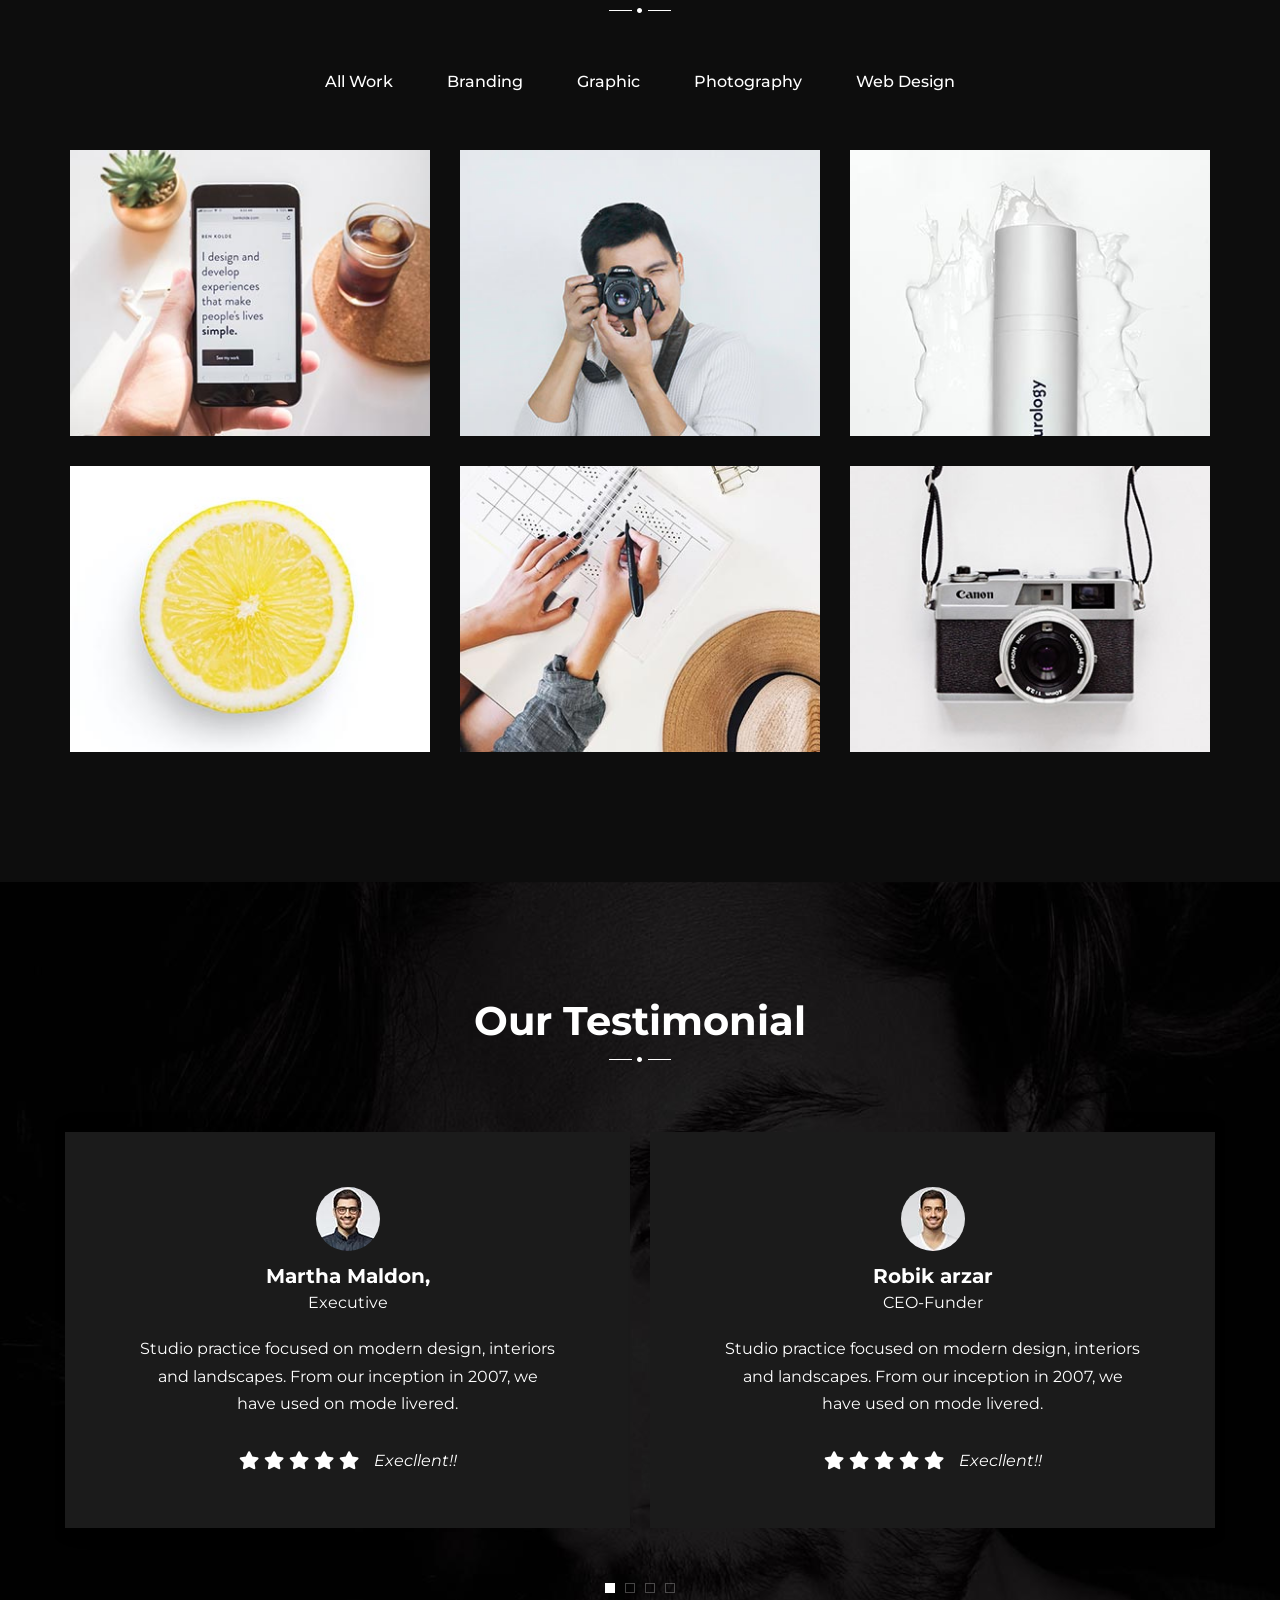
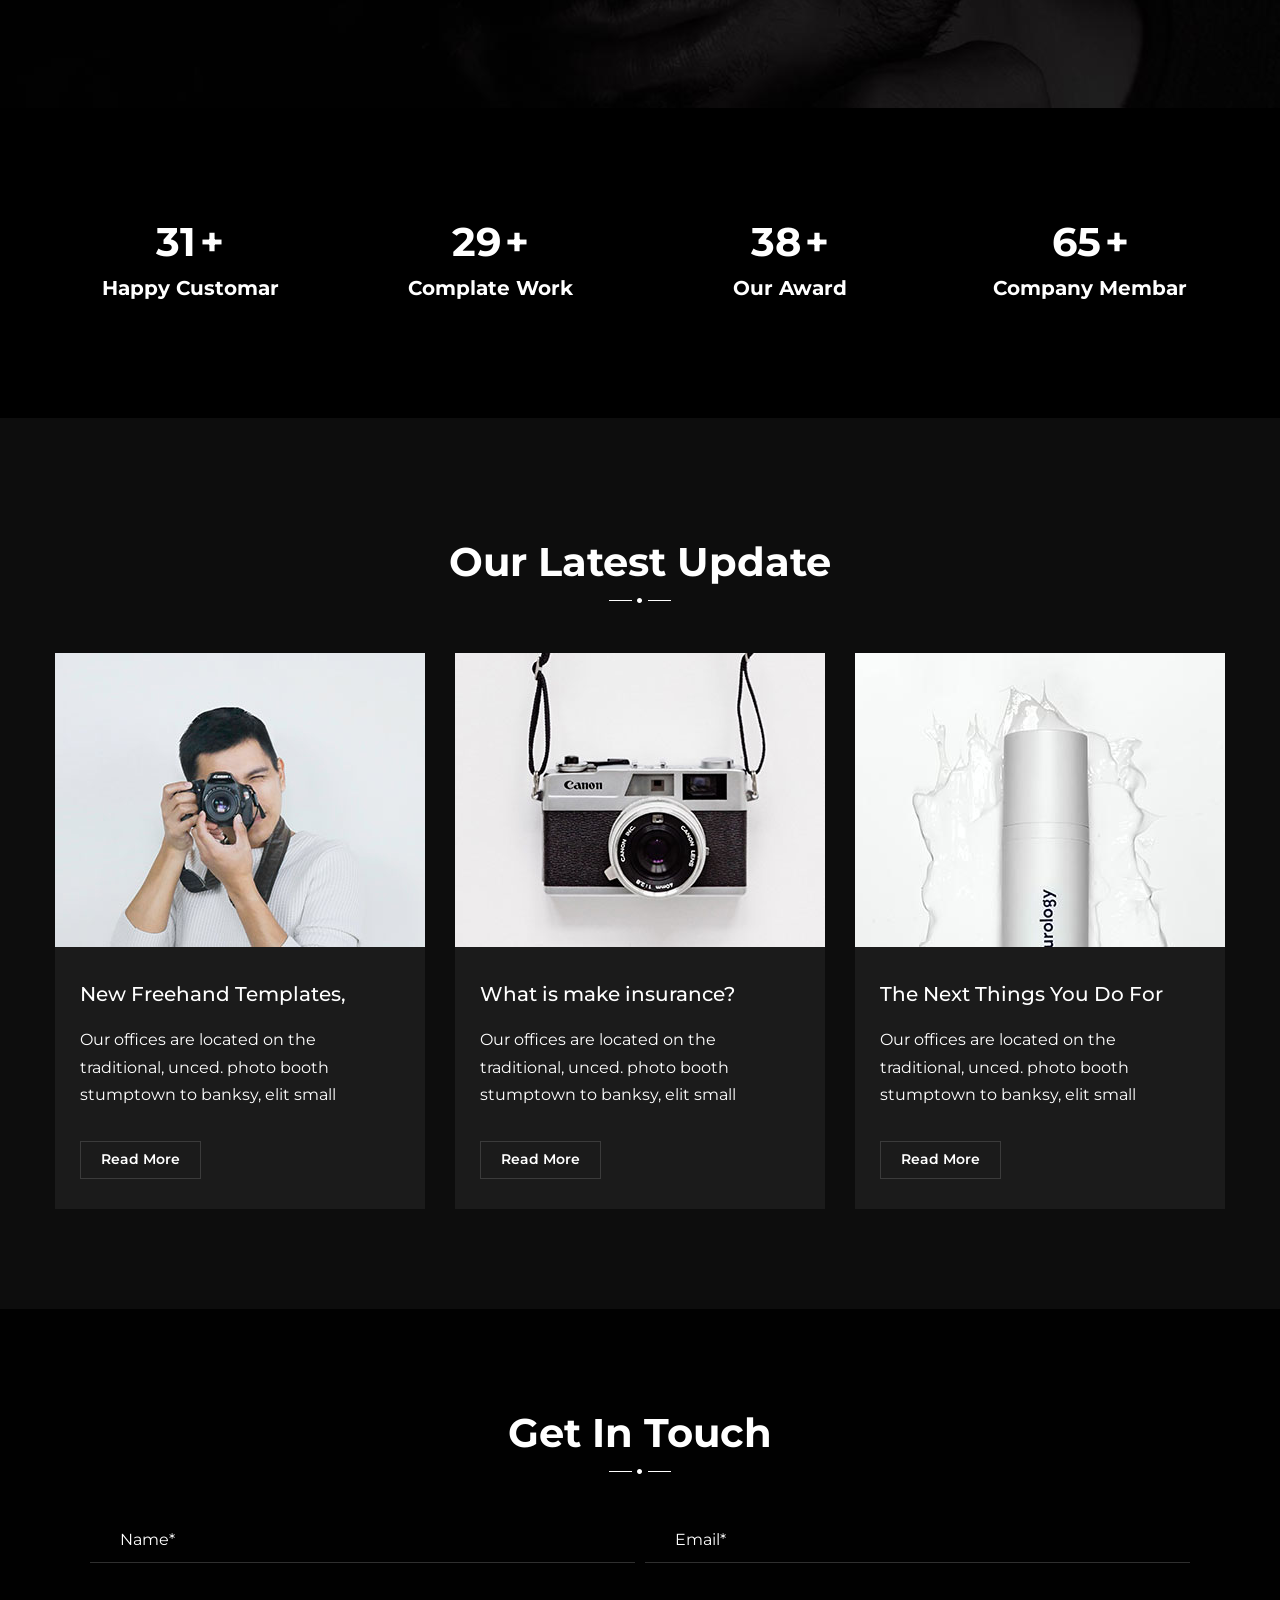
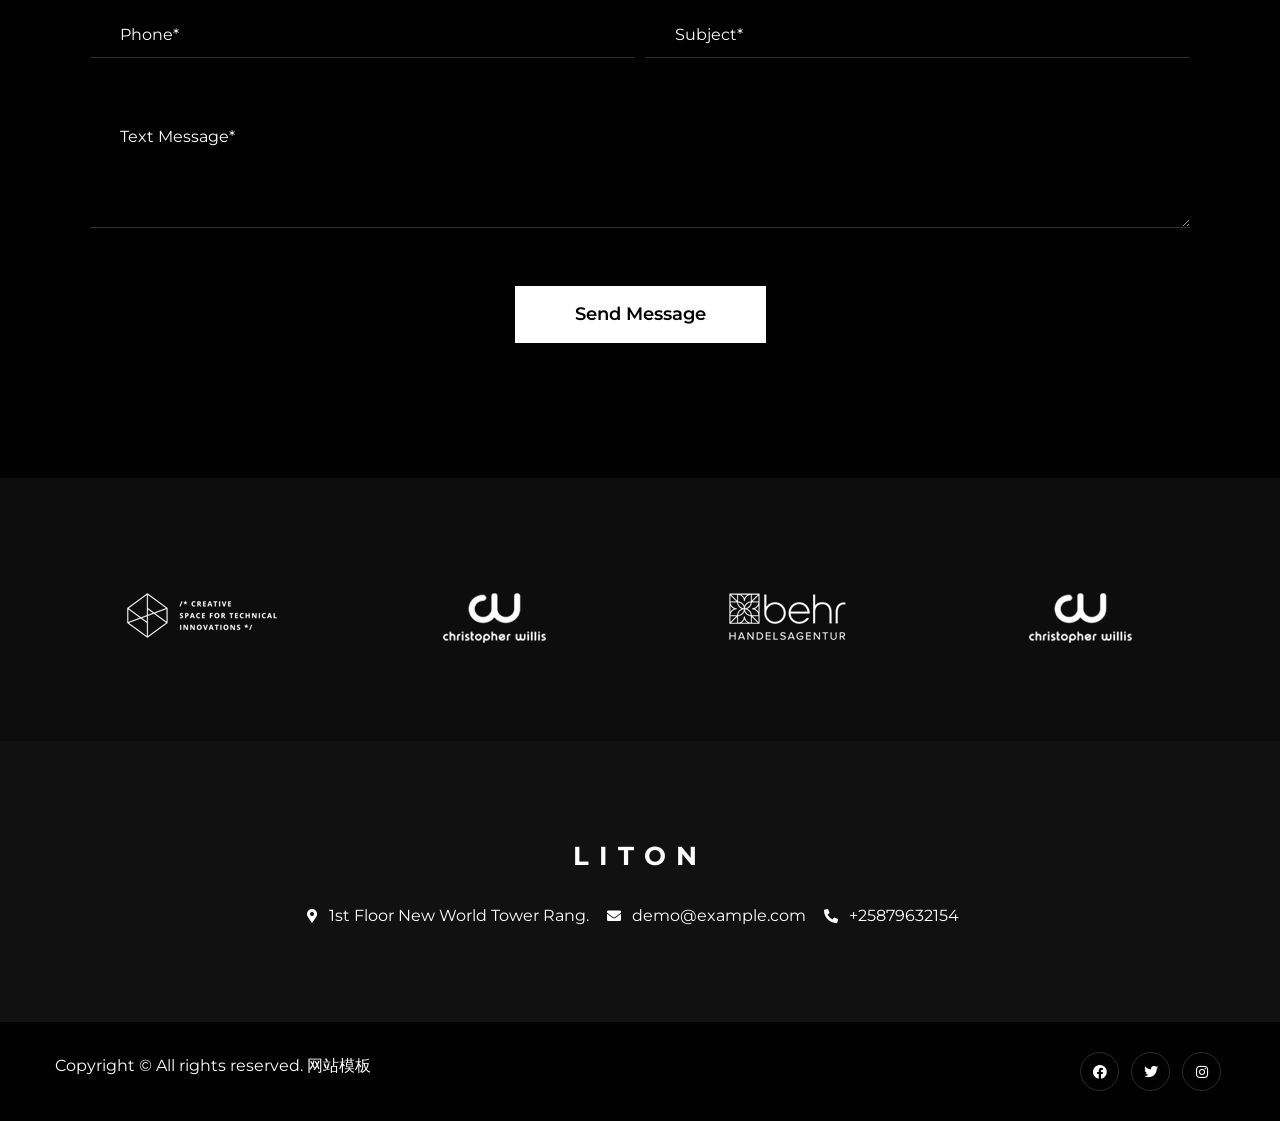
<file: home-video.html>
<!DOCTYPE HTML>
<html lang="en-US">
    <head>
		<meta charset="UTF-8">
		<meta http-equiv="x-ua-compatible" content="ie=edge">
		<title> Liton – Personal &amp; CV Responsive Website Template </title>
		<meta name="description" content="">
		<meta name="viewport" content="width=device-width, initial-scale=1">
		<!-- Favicon Icon -->
        <link rel="icon"  type="image/png" href="assets/images/favicon.png">		
        <link rel="stylesheet" type="text/css" href="assets/css/bootstrap.min.css"/>
        <link rel="stylesheet" type="text/css" href="venobox/venobox.css"/>
        <link rel="stylesheet" type="text/css" href="assets/css/plugin_theme_css.css"/>
		<link rel="stylesheet" type="text/css" href="style.css"/>
		<link rel="stylesheet" type="text/css" href="assets/css/responsive.css"/>
		<!-- modernizr js -->	
        <script src="assets/js/vendor/modernizr-2.8.3.min.js"></script>		
    </head>
<body>
<div class="em40_header_area_main">
	<!-- END HEADER TOP AREA -->
 	<div class="liton-main-menu one_page  witr_h_h10">
		<div class="liton_nav_area scroll_fixed postfix">
			<div class="container">
				<div class="row logo-left">				
					<div class="col-md-3 col-sm-3 col-xs-4">
						<div class="logo">
							<a class="main_sticky_main_l" href="index.html" title="liton">
								<img src="assets/images/logo.png" alt="liton">
							</a>
							<a class="main_sticky_l" href="index.html" title="liton">
								<img src="assets/images/logo.png" alt="liton">
							</a>
						</div>	
					</div>
					<!-- MAIN MENU -->
					<div class="col-md-9 col-sm-9 col-xs-8">
						<div class="tx_mmenu_together">
							<nav class="liton_menu">
								<ul class="sub-menu nav_scroll">
									<li class="menu-item-has-children"><a href="index.html">Home</a>
										<ul class="sub-menu">
											<li><a href="index.html">Home One</a></li>
											<li><a href="home-two.html">Home Two</a></li>
											<li><a href="home-video.html">Home Video </a></li>
										</ul>
									</li>
									<li><a href="#about">About</a></li>
									<li><a href="#service">Service</a></li>
									<li><a href="#portfolio">Portfolio</a></li>
									<li><a href="#client">Client</a></li>
									<li><a href="#blog">Blog</a></li>
									<li><a href="#contact">Contact</a></li>
								</ul>
							</nav>
						</div>
					</div>
				</div>
			</div>
		</div>
	</div>
</div>
<!-- MOBILE MENU Logo AREA -->
<div class="mobile_logo_area hidden-md hidden-lg">
	<div class="container">
		<div class="row">
			<div class="col-sm-12">
				<div class="mobile_menu_logo text-center">
					<a href="index.html" title="logo">
						<img src="assets/images/logo2.png" alt="logo">
					</a>		
				</div>
			</div>
		</div>
	</div>
</div>
<!-- MOBILE MENU AREA -->
<div class="home-2 mbm hidden-md hidden-lg  header_area main-menu-area">
	<div class="menu_area mobile-menu">
		<nav class="liton_menu">						
			<ul class="sub-menu nav_scroll">
				<li class="menu-item-has-children"><a href="index.html">Home</a>
					<ul class="sub-menu">
						<li><a href="index.html">Home One</a></li>
						<li><a href="home-two.html">Home Two</a></li>
						<li><a href="home-video.html">Home Video </a></li>
					</ul>
				</li>
				<li><a href="#about">About</a></li>
				<li><a href="#service">Service</a></li>
				<li><a href="#portfolio">Portfolio</a></li>
				<li><a href="#client">Client</a></li>
				<li><a href="#blog">Blog</a></li>
				<li><a href="#contact">Contact</a></li>
			</ul>
		</nav>	
	</div>					
</div>
<!-- SLIDER New Banner AREA -->
<div class="animate_banner_main_area">
	<div class="container-fulied">
		<div class="row">		
			<div class="col-lg-12">
				<div class="animate_banner_image_area">
				<video autoplay muted loop id="witr_mp4_video">
					<source src="https://demo.themexbd.com/video/personal.mp4" type="video/mp4">
				</video>
					<div class="witr_banner_slider_active">
						<div class=" animate_image_height"></div>
						<div class="animate_image_height"></div>
					</div>	
					<!-- animate_banner_text -->					
					<div class="animate_banner_slider banner-content text-center">
						<h2 class="animate_title">Hello,</h2>	
						<div class="witr_animate_content ">							
							<h1 class="cd-headline clip is-full-width">	
							I’m	
								<span class="cd-words-wrapper witr_ani_text">
									<b class="is-hidden">Md Liton Sarkar</b> 
									<b class="is-visible"> Web Designer </b>
									<b class="is-hidden"> Web Developer</b> 
									<b class="is-hidden"> Photographyr</b>
									<b class="is-hidden">Lives in US</b>
								</span>		 	
							</h1>								
						</div>		
						<ul class="animate_list">
							<li class="animate_icon_list_iteam">
								<span class="animate_list_icon">
									<i class="fas fa-circle"></i>
								</span>
								<span class="animate_icon_list_text">Web Designer</span>
							</li>
							<li class="animate_icon_list_iteam">
								<span class="animate_list_icon">
									<i class="fas fa-circle"></i>
								</span>
								<span class="animate_icon_list_text">Web Devlopment</span>
							</li>
							<li class="animate_icon_list_iteam">
								<span class="animate_list_icon">
									<i class="fas fa-circle"></i>
								</span>
								<span class="animate_icon_list_text">Photography</span>
							</li>
						</ul>
						<!-- footer socials -->
						<div class="witr_custom_icons">
							<!-- custom icon -->
							<a href="#"><i class="ti-instagram"></i></a>
							<!-- custom icon -->
							<a href="#"><i class="ti-apple"></i></a>
							<!-- custom icon -->
							<a href="#"><i class="ti-tumblr"></i></a>
							<!-- custom icon -->
							<a href="#"><i class="ti-skype"></i></a>
							<!-- custom icon -->
							<a href="#"><i class="ti-twitter"></i></a>
						</div>	
						
					</div>					
				</div>
			</div>
		</div>
	</div>
</div>
<!-- end slider area -->
<!-- about area -->
<div class="lt_about_area" id="about">
	<div class="container">
		<div class="row">
			<div class="col-lg-6">
				<div class="about_left_content_inner">
					<!-- title left -->
					<div class="witr_section_title">
						<div class="witr_section_title_inner text-left">
							<!-- title middle -->
							<h3>My Biography</h3>		
							<h1>A Lead Web Developer based in USA</h1>		
							<!-- content -->
							<p>I'm a Freelancer Front-end Developer with 3 years of perience. I'm from San Francisco. I code and create web elements for amazing ple around the world. I like work with new people. New people new Experiences.</p>		
						</div>
					</div>
					<div class="department_flex">
						<div class="departmentList all_list_color">
							<!-- list -->
							<ul>
								<li><a href="#"><b>Name:</b> Liton Sarkar</a></li>
								<li><a href="#"><b>Birthday:</b> 4th April 1998</a></li>
								<li><a href="#"><b>Age:</b>26 years</a></li>
								<li><a href="#"><b>Address:</b>  
								 San Francisco</a></li>
							</ul>										
						</div>	
						<div class="departmentList all_list_color">
							<!-- list -->
							<ul>
								<li><a href="#"><b>Phone:</b>(92) 469 234 2364</a></li>
								<li><a href="#"><b>Email:</b> info@example.com</a></li>
								<li><a href="#"><b>Skype:</b> example40</a></li>
								<li><a href="#"><b>Freelance:</b> Available</a></li>
							</ul>										
						</div>	
						<!-- area -->
					</div>
					<div class="witr_button_area">
						<!-- btn default style -->
						<div class="witr_btn_style mr">
							<div class="witr_btn_sinner">	
								<a href="#" class="witr_btn">Hire Me</a>
								<a href="#" class="witr_bbtn">Download Cv</a>
							</div>						
						</div>
					</div>
					
				</div>
			</div>
			<div class="col-lg-6 col-mg-6">
				<div class="about_right_image">
					<img src="assets/images/about.jpg" alt="image" />
				</div>
			</div>
		</div>
	</div>
</div>
<!-- skill area -->
<div class="skill_area">
	<div class="container">
		<div class="row">
			<div class="col-lg-12">
				<!-- title center -->
				<div class="witr_section_title">
					<div class="witr_section_title_inner text-center">
						<h3>My Skills</h3>		
						<!-- image -->
						<div class="witr_image_title">								
							<img src="assets/images/bar.png" alt="">																	
						</div>
					</div>
				</div>
			</div>
			<div class="col-lg-6 col-md-6">
				<div class="witr_single_progress all_color_bar">
					<div class="witr_title2">
						<span class="witr_label">Ui Designer </span>	
					</div>		
					<div class="progress witr_progress-style2">
						<div class="progress-bar wow fadeInLeft animated animated" data-wow-duration="1.5s" data-wow-delay="0.2s" style="width: 80%; visibility: visible; animation-duration: 1.5s; animation-delay: 0.2s; animation-name: fadeInLeft;">
							<span class="witr_percent">80%</span>					
						</div>
					</div>				
				</div>
				<div class="witr_single_progress all_color_bar">
					<div class="witr_title2">
						<span class="witr_label">Web Development </span>	
					</div>		
					<div class="progress witr_progress-style2">
						<div class="progress-bar wow fadeInLeft animated animated" data-wow-duration="1.5s" data-wow-delay="0.2s" style="width: 90%; visibility: visible; animation-duration: 1.5s; animation-delay: 0.2s; animation-name: fadeInLeft;">
							<span class="witr_percent">90%</span>					
						</div>
					</div>				
				</div>	
			</div>
			<div class="col-lg-6 col-md-6">
				<div class="witr_single_progress all_color_bar">
					<div class="witr_title2">
						<span class="witr_label">Photography </span>	
					</div>		
					<div class="progress witr_progress-style2">
						<div class="progress-bar wow fadeInLeft animated animated" data-wow-duration="1.5s" data-wow-delay="0.2s" style="width: 85%; visibility: visible; animation-duration: 1.5s; animation-delay: 0.2s; animation-name: fadeInLeft;">
							<span class="witr_percent">85%</span>					
						</div>
					</div>				
				</div>	
				<div class="witr_single_progress all_color_bar">
					<div class="witr_title2">
						<span class="witr_label">SEO &amp; Marketing </span>	
					</div>		
					<div class="progress witr_progress-style2">
						<div class="progress-bar wow fadeInLeft animated animated" data-wow-duration="1.5s" data-wow-delay="0.2s" style="width: 70%; visibility: visible; animation-duration: 1.5s; animation-delay: 0.2s; animation-name: fadeInLeft;">
							<span class="witr_percent">70%</span>					
						</div>
					</div>				
				</div>	
			</div>
		</div>
	</div>
</div>
<!-- lt service area -->
<div class="lt_service_area" id="service">
	<div class="container">
		<div class="row">
			<div class="col-lg-12">
				<!-- title center -->
				<div class="witr_section_title">
					<div class="witr_section_title_inner text-center">
					<h3>Our Service</h3>		
						<!-- image -->
						<div class="witr_image_title">								
							<img src="assets/images/bar.png" alt="">																	
						</div>
					</div>
				</div>
			</div>
			<!-- single service -->
			<div class="col-lg-4 col-md-6">
				<div class="service-item all_color_service width_height_link_0 text-center  ">
					<div class="text_box all_icon_color">
						<!-- icon -->
						<i class="ti-book"></i>
						<!-- title -->
						<h3>Graphic Design </h3>
						<!-- content -->
						<p>I design and develop service cust of all sizes, specializing in creating lish, modern websites </p>		
					</div> 						
				</div> 
			</div>
			<!-- 02 single service -->
			<div class="col-lg-4 col-md-6">
				<div class="service-item all_color_service width_height_link_0 text-center  ">
					<div class="text_box all_icon_color">
						<!-- icon -->
						<i class="ti-blackboard"></i>
						<!-- title -->
						<h3>Web Devlopment </h3>
						<!-- content -->
						<p>I design and develop service cust of all sizes, specializing in creating lish, modern websites </p>		
					</div> 						
				</div> 
			</div>
			<!-- 03 single service -->
			<div class="col-lg-4 col-md-6">
				<div class="service-item all_color_service width_height_link_0 text-center  ">
					<div class="text_box all_icon_color">
						<!-- icon -->
						<i class="ti-camera"></i>
						<!-- title -->
						<h3>Photography </h3>
						<!-- content -->
						<p>I design and develop service cust of all sizes, specializing in creating lish, modern websites </p>		
					</div> 						
				</div> 
			</div>
			<!-- 04 single service -->
			<div class="col-lg-4 col-md-6">
				<div class="service-item all_color_service width_height_link_0 text-center  ">
					<div class="text_box all_icon_color">
						<!-- icon -->
						<i class="ti-palette"></i>
						<!-- title -->
						<h3>Branding Product </h3>
						<!-- content -->
						<p>I design and develop service cust of all sizes, specializing in creating lish, modern websites </p>		
					</div> 						
				</div> 
			</div>
			<!-- 05 single service -->
			<div class="col-lg-4 col-md-6">
				<div class="service-item all_color_service width_height_link_0 text-center  ">
					<div class="text_box all_icon_color">
						<!-- icon -->
						<i class="ti-target"></i>
						<!-- title -->
						<h3>Seo Marketing </h3>
						<!-- content -->
						<p>I design and develop service cust of all sizes, specializing in creating lish, modern websites </p>		
					</div> 						
				</div> 
			</div>
			<!-- 06 single service -->
			<div class="col-lg-4 col-md-6">
				<div class="service-item all_color_service width_height_link_0 text-center  ">
					<div class="service_top_image"></div>
					<div class="text_box all_icon_color">
						<!-- icon -->
						<i class="ti-mobile"></i>
						<!-- title -->
						<h3>App Devlopment</h3>
						<!-- content -->
						<p>I design and develop service cust of all sizes, specializing in creating lish, modern websites </p>		
					</div> 						
				</div> 
			</div>
			
		</div>
	</div>
</div>
<div class="portfolio_area" id="portfolio">
	<div class="container">				
		<div class="row">
			<div class="col-lg-12">
				<!-- title center -->
				<div class="witr_section_title">
					<div class="witr_section_title_inner text-center">
						<!-- title middle -->
						<h3>Latest Projects</h3>		
						<div class="witr_image_title">								
							<img src="assets/images/bar.png" alt="">																	
						</div>
					</div>
				</div>
			</div>
		</div>
			<div class="clearfix kicuakta">
				<div class="col-md-12">
					<div class="portfolio_nav  wittr_pfilter_menu">
						<ul id="filter" class="filter_menu ">
							<li class="" data-filter="*">All Work</li>
							<li data-filter=".branding" class="">Branding</li>
							<li data-filter=".graphic" class="">Graphic</li>
							<li data-filter=".photography" class="">Photography</li>
							<li data-filter=".web-design" class="current_menu_item">Web Design</li>	
						</ul>
					</div>
				</div>				
			</div>			
			<div class="portfolio_active pstyle_1 pstyle4">		
				<div class="row prot_wrap">					
					<!-- single portfolio -->
					<div class="col-lg-4  grid-item col-md-6 col-xs-12 col-sm-12 branding graphic  witr_all_mb_30">
						<div class="single_protfolio">
							<div class="prot_thumb">
								<img src="assets/images/prot1.jpg" alt="image" />								
								<div class="prot_content">
									<div class="prot_content_inner">
										<div class="picon">
											<a   href="#"><i class="fas fa-arrows-alt"></i></a>
										</div>
										<h3><a href="#">Demo Media Title 1</a></h3>
										<p>
											<span class="category-item-p"> Branding	</span>	
											<span class="category-item-p">Graphic</span>
										</p>
									</div>
								</div>	
							</div>				
						</div>
					</div>
					<!-- 02 single portfolio -->
					<div class="col-lg-4  grid-item col-md-6 col-xs-12 col-sm-12 graphic photography witr_all_mb_30">
						<div class="single_protfolio">
							<div class="prot_thumb">
								<img src="assets/images/prot2.jpg" alt="image" />								
								<div class="prot_content">
									<div class="prot_content_inner">
										<div class="picon">
											<a   href="#"><i class="fas fa-arrows-alt"></i></a>
										</div>
										<h3><a href="#">Demo Media Title 2</a></h3>
										<p>
											<span class="category-item-p"> Graphic </span>	
											<span class="category-item-p">Photography</span>
										</p>
									</div>
								</div>	
							</div>				
						</div>
					</div>
					<!-- 03 single portfolio -->
					<div class="col-lg-4  grid-item col-md-6 col-xs-12 col-sm-12 web-design witr_all_mb_30">
						<div class="single_protfolio">
							<div class="prot_thumb">
								<img src="assets/images/prot3.jpg" alt="image" />								
								<div class="prot_content">
									<div class="prot_content_inner">
										<div class="picon">
											<a   href="#"><i class="fas fa-arrows-alt"></i></a>
										</div>
										<h3><a href="#">Demo Media Title 3</a></h3>
										<p>
											<span class="category-item-p"> Graphic </span>	
											<span class="category-item-p">Web Design</span>
										</p>
									</div>
								</div>	
							</div>				
						</div>
					</div>
					<!-- 04 single portfolio -->
					<div class="col-lg-4  grid-item col-md-6 col-xs-12 col-sm-12 branding graphic web-design witr_all_mb_30">
						<div class="single_protfolio">
							<div class="prot_thumb">
								<img src="assets/images/prot4.jpg" alt="image" />								
								<div class="prot_content">
									<div class="prot_content_inner">
										<div class="picon">
											<a   href="#"><i class="fas fa-arrows-alt"></i></a>
										</div>
										<h3><a href="#">Demo Media Title 4</a></h3>
										<p>
											<span class="category-item-p"> Branding 	</span>	
											<span class="category-item-p">Web Design</span>
										</p>
									</div>
								</div>	
							</div>				
						</div>
					</div>
					<!-- 05 single portfolio -->
					<div class="col-lg-4  grid-item col-md-6 col-xs-12 col-sm-12 branding graphic  witr_all_mb_30">
						<div class="single_protfolio">
							<div class="prot_thumb">
								<img src="assets/images/prot5.jpg" alt="image" />								
								<div class="prot_content">
									<div class="prot_content_inner">
										<div class="picon">
											<a   href="#"><i class="fas fa-arrows-alt"></i></a>
										</div>
										<h3><a href="#">Demo Media Title 5</a></h3>
										<p>
											<span class="category-item-p"> Branding 	</span>	
											<span class="category-item-p">Graphic</span>
										</p>
									</div>
								</div>	
							</div>				
						</div>
					</div>
					<!-- 06 single portfolio -->
					<div class="col-lg-4  grid-item col-md-6 col-xs-12 col-sm-12 branding web-design witr_all_mb_30">
						<div class="single_protfolio">
							<div class="prot_thumb">
								<img src="assets/images/prot6.jpg" alt="image" />								
								<div class="prot_content">
									<div class="prot_content_inner">
										<div class="picon">
											<a   href="#"><i class="fas fa-arrows-alt"></i></a>
										</div>
										<h3><a href="#">Demo Media Title 6</a></h3>
										<p>
											<span class="category-item-p"> Branding 	</span>	
											<span class="category-item-p">Web Design</span>
										</p>
									</div>
								</div>	
							</div>				
						</div>
					</div>

				</div>
			</div>	

	</div>
</div>
<!-- testimonial area -->
<div class="testimonial_area" id="client">
	<div class="container">
		<div class="row">
			<div class="col-lg-12">
				<!-- title center -->
				<div class="witr_section_title">
					<div class="witr_section_title_inner text-center">
						<!-- title middle -->
						<h3>Our Testimonial</h3>		
						<!-- image -->
						<div class="witr_image_title">								
							<img src="assets/images/bar.png" alt="">
						</div>
					</div>
				</div>
			</div>
			<div class="col-lg-12">
				<div class="testimonial_active tshover">	
					<!-- single testimonial -->
					<div class="witr_testi_itemt testi-width all_color_testimonial">	
						<div class="em_single_testimonial">
							<img src="assets/images/testi1.jpg" alt="image" />
							<div class="em_testi_title">
								<h2>Martha Maldon, <span>Executive</span></h2>
							</div>
							<div class="em_testi_logo">
								<div class="em_testilogo_inner">
								</div>
							</div>
							<div class="em_testi_content">
								<div class="em_testi_text">
									<!-- content -->	
									<p>Studio practice focused on modern design, interiors and landscapes. From our inception in 2007, we have used on mode livered.</p>
								</div>
							</div>
							<div class="test-part">
								<ul>
									<li>
										<div class="execllent_toggol">
											<div class="em_crating">
												<i class="fas fa-star active"></i>
												<i class="fas fa-star active"></i>
												<i class="fas fa-star active"></i>
												<i class="fas fa-star active"></i>
												<i class="fas fa-star active"></i>
											</div>
											<div class="execllent_star">
												<h3>Execllent!!</h3>
											</div>
										</div>
									</li>
								</ul>										
							</div>										
						</div>										
					</div>
					<!-- 02 single testimonial -->
					<div class="witr_testi_itemt testi-width all_color_testimonial">	
						<div class="em_single_testimonial">
							<img src="assets/images/testi2.jpg" alt="image" />
							<div class="em_testi_title">
								<h2>Robik arzar  <span>CEO-Funder</span></h2>
							</div>
							<div class="em_testi_logo">
								<div class="em_testilogo_inner">
								</div>
							</div>
							<div class="em_testi_content">
								<div class="em_testi_text">
									<!-- content -->	
									<p>Studio practice focused on modern design, interiors and landscapes. From our inception in 2007, we have used on mode livered.</p>
								</div>
							</div>
							<div class="test-part">
								<ul>
									<li>
										<div class="execllent_toggol">
											<div class="em_crating">
												<i class="fas fa-star active"></i>
												<i class="fas fa-star active"></i>
												<i class="fas fa-star active"></i>
												<i class="fas fa-star active"></i>
												<i class="fas fa-star active"></i>
											</div>
											<div class="execllent_star">
												<h3>Execllent!!</h3>
											</div>
										</div>
									</li>
								</ul>										
							</div>										
						</div>										
					</div>
					<!-- 03 single testimonial -->
					<div class="witr_testi_itemt testi-width all_color_testimonial">	
						<div class="em_single_testimonial">
							<img src="assets/images/testi1.jpg" alt="image" />
							<div class="em_testi_title">
								<h2>Martha Maldon, <span>Executive</span></h2>
							</div>
							<div class="em_testi_logo">
								<div class="em_testilogo_inner">
								</div>
							</div>
							<div class="em_testi_content">
								<div class="em_testi_text">
									<!-- content -->	
									<p>Studio practice focused on modern design, interiors and landscapes. From our inception in 2007, we have used on mode livered.</p>
								</div>
							</div>
							<div class="test-part">
								<ul>
									<li>
										<div class="execllent_toggol">
											<div class="em_crating">
												<i class="fas fa-star active"></i>
												<i class="fas fa-star active"></i>
												<i class="fas fa-star active"></i>
												<i class="fas fa-star active"></i>
												<i class="fas fa-star active"></i>
											</div>
											<div class="execllent_star">
												<h3>Execllent!!</h3>
											</div>
										</div>
									</li>
								</ul>										
							</div>										
						</div>										
					</div>
					<!-- 04 single testimonial -->
					<div class="witr_testi_itemt testi-width all_color_testimonial">	
						<div class="em_single_testimonial">
							<img src="assets/images/testi2.jpg" alt="image" />
							<div class="em_testi_title">
								<h2>Robik arzar <span>CEO-Funder</span></h2>
							</div>
							<div class="em_testi_logo">
								<div class="em_testilogo_inner">
								</div>
							</div>
							<div class="em_testi_content">
								<div class="em_testi_text">
									<!-- content -->	
									<p>Studio practice focused on modern design, interiors and landscapes. From our inception in 2007, we have used on mode livered.</p>
								</div>
							</div>
							<div class="test-part">
								<ul>
									<li>
										<div class="execllent_toggol">
											<div class="em_crating">
												<i class="fas fa-star active"></i>
												<i class="fas fa-star active"></i>
												<i class="fas fa-star active"></i>
												<i class="fas fa-star active"></i>
												<i class="fas fa-star active"></i>
											</div>
											<div class="execllent_star">
												<h3>Execllent!!</h3>
											</div>
										</div>
									</li>
								</ul>										
							</div>										
						</div>										
					</div>

				</div>
			</div>
		</div>
	</div>
</div>
<!-- counter area -->
<div class="counter_area">
	<div class="container">
		<div class="row">
			<div class="col-lg-3 col-md-6">
				<div class="witr_counter_single all_counter_color">
					<div class="witr_counter_number_inn">
						<!-- number -->
						<h3 class="counter">47</h3>				
						<!-- symbol -->
						<span>+</span>
						<!-- content -->
						<h4>Happy Customar </h4>		
					</div>	
				</div>	
			</div>
			<div class="col-lg-3 col-md-6">
				<div class="witr_counter_single all_counter_color">
					<div class="witr_counter_number_inn">
						<!-- number -->
						<h3 class="counter">43</h3>				
						<!-- symbol -->
						<span>+</span>
						<!-- content -->
						<h4>Complate Work </h4>		
					</div>	
				</div>	
			</div>
			<div class="col-lg-3 col-md-6">
				<div class="witr_counter_single all_counter_color">
					<div class="witr_counter_number_inn">
						<!-- number -->
						<h3 class="counter">56</h3>				
						<!-- symbol -->
						<span>+</span>
						<!-- content -->
						<h4>Our Award</h4>		
					</div>	
				</div>	
			</div>
			<div class="col-lg-3 col-md-6">
				<div class="witr_counter_single all_counter_color">
					<div class="witr_counter_number_inn">
						<!-- number -->
						<h3 class="counter">97</h3>				
						<!-- symbol -->
						<span>+</span>
						<!-- content -->
						<h4>Company Membar </h4>		
					</div>	
				</div>	
			</div>
			
		</div>
	</div>
</div>
<!-- blog area -->
<div class="blog_area" id="blog">
	<div class="container">
		<div class="row">
			<div class="col-lg-12">
				<!-- title center -->
				<div class="witr_section_title">
					<div class="witr_section_title_inner text-center">
						<!-- title middle -->
						<h3>Our Latest Update</h3>		
						<div class="witr_image_title">								
							<img src="assets/images/bar.png" alt="image" />																
						</div>
					</div>
				</div>
			</div>
			<div class="col-lg-12">
				<div class="bgimgload">	
					<div class="row blog-messonary">
						<!-- single blog -->
						<div class="witr_nth_child col-lg-4  col-md-6 col-sm-8 grid-item   witr_all_mb_30">
							<div class="blog-part all_blog_color">
								<div class="blog_part_inner">
									<div class="witr_blog_imags">
										<!-- image -->
										<div class="blog-img">
											<a href="#"> <img src="assets/images/prot2.jpg" alt="image" /> </a>
										</div>
									</div>
									<div class="wblog-content blog-content-2 all_blog_color">
										<!-- title -->
										<h5><a href="single-blog.html">New Freehand Templates,</a></h5>
										<!-- content -->
										<p>Our offices are located on the traditional, unced. photo booth stumptown to banksy, elit small</p>
										<a class="btn2" href="#">Read More</a>
									</div>
								</div>
							</div>
						</div>
						<!-- 02 single blog -->
						<div class="witr_nth_child col-lg-4  col-md-6 col-sm-8 grid-item   witr_all_mb_30">
							<div class="blog-part all_blog_color">
								<div class="blog_part_inner">
									<div class="witr_blog_imags">
										<!-- image -->
										<div class="blog-img">
											<a href="#"> <img src="assets/images/prot6.jpg" alt="image" /> </a>
										</div>
									</div>
									<div class="wblog-content blog-content-2 all_blog_color">
										<!-- title -->
										<h5><a href="single-blog.html">What is make insurance?</a></h5>
										<!-- content -->
										<p>Our offices are located on the traditional, unced. photo booth stumptown to banksy, elit small</p>
										<a class="btn2" href="#">Read More</a>
									</div>
								</div>
							</div>
						</div>
						<!-- 03 single blog -->
						<div class="witr_nth_child col-lg-4  col-md-6 col-sm-8 grid-item   witr_all_mb_30">
							<div class="blog-part all_blog_color">
								<div class="blog_part_inner">
									<div class="witr_blog_imags">
										<!-- image -->
										<div class="blog-img">
											<a href="#"> <img src="assets/images/prot3.jpg" alt="image" /> </a>
										</div>
									</div>
									<div class="wblog-content blog-content-2 all_blog_color">
										<!-- title -->
										<h5><a href="single-blog.html">The Next Things You Do For</a></h5>
										<!-- content -->
										<p>Our offices are located on the traditional, unced. photo booth stumptown to banksy, elit small</p>
										<a class="btn2" href="#">Read More</a>
									</div>
								</div>
							</div>
						</div>
						
					</div>
                </div>
			</div>
		</div>
	</div>
</div>
<!-- contact area -->
<div class="contact_area" id="contact">
	<div class="container">
		<div class="row">
			<div class="col-lg-12">
				<!-- title center -->
				<div class="witr_section_title">
					<div class="witr_section_title_inner text-center">
						<h3>Get In Touch</h3>		
						<div class="witr_image_title">								
							<img src="assets/images/bar.png" alt="image">
						</div>
					</div>
				</div>
			</div>
			<div class="col-lg-12">
				<div class="apartment_area">					
					<div class="witr_apartment_form">
						<div class="wpcf7" >
							<form action="mail.php" method="post" id="contact-form">
								<div class="form-row">
									<div class="form-group col-md-6">
										<input type="text" name="name" placeholder="Name*">
									</div>
									<div class="form-group col-md-6">
										<input type="email" name="email" placeholder="Email*">
									</div>
								</div>
								<div class="form-row">
									<div class="form-group col-md-6">
										<input type="number" name="number" placeholder="Phone*">
									</div>
									<div class="form-group col-md-6">
										<input type="text" name="subject" placeholder="Subject*">
									</div>
								</div>
								<div class="form-group text-center">
									<textarea name="comment" placeholder="Text Message*"></textarea>
									<button type="submit" name="ok" class="btn">Send Message</button>
								</div>
								
								<div class="col-lg-12 text-center">
									<p class="form-messege"></p>
								</div>
							</form>
						</div>						
					</div>	
				</div>	
			</div>
		</div>
	</div>
</div>
<!-- brand area -->
<div class="brand_area">
	<div class="container">
		<div class="row">
			<div class="col-lg-12">
				<div class="carousel_imagess_area">
					<div class="brand_active">
						<!-- single brand -->
						<div class="col-lg-12">
							<div class="slide_items false witr_grayscaleh">
								<!-- image -->
								<img src="assets/images/b1.png" alt="image" />
							</div>
						</div>
						<!-- 02 single brand -->
						<div class="col-lg-12">
							<div class="slide_items false witr_grayscaleh">
								<!-- image -->
								<img src="assets/images/b2.png" alt="image" />
							</div>
						</div>
						<!-- 03 single brand -->
						<div class="col-lg-12">
							<div class="slide_items false witr_grayscaleh">
								<!-- image -->
								<img src="assets/images/b3.png" alt="image" />
							</div>
						</div>
						<!-- 04 single brand -->
						<div class="col-lg-12">
							<div class="slide_items false witr_grayscaleh">
								<!-- image -->
								<img src="assets/images/b4.png" alt="image" />
							</div>
						</div>
						<!-- 05 single brand -->
						<div class="col-lg-12">
							<div class="slide_items false witr_grayscaleh">
								<!-- image -->
								<img src="assets/images/b5.png" alt="image" />
							</div>
						</div>
						<!-- 06 single brand -->
						<div class="col-lg-12">
							<div class="slide_items false witr_grayscaleh">
								<!-- image -->
								<img src="assets/images/b2.png" alt="image" />
							</div>
						</div>
						
					</div>						
				</div> 
			</div>
		</div>
	</div>
</div>
<!-- top address area -->
<div class="top-address-area">
	<div class="container">
		<div class="row">
			<div class="col-md-12">
				<div class="footer-top-address">
					<!-- SOCIAL TEXT LOGO -->
					<h2 class="text-center">													
						liton														
					</h2>
				</div>
				<div class="top_address_content">
					<span><i class="fas fa-map-marker-alt"></i>1st Floor New World Tower Rang.</span>
					<a href="mailto:demo@example.com"><i class="fas fa-envelope"></i>demo@example.com</a>
					<a href="tel:+25879632154"><i class="fas fa-phone-alt"></i>+25879632154</a>
				</div>
			</div>
		</div>
	</div>
</div>
<!-- footer bottom area -->
<div class="footer-bottom">
	<div class="container">
		<div class="row">
			<!-- FOOTER COPYRIGHT STYLE 1 -->		
			<div class="col-lg-6 col-md-6  col-sm-12">
				<div class="copy-right-text">
					<!-- FOOTER COPYRIGHT TEXT -->
					<p>
						Copyright &copy; All rights reserved. <a target="_blank" href="https://www.mobanwang.com/" title="网站模板" class="text-white">网站模板</a>
					</p>
				</div>
			</div>
			<div class="col-lg-6 col-md-6  col-sm-12">				
				<div class="footer-menu">
					<!-- FOOTER COPYRIGHT SOCIAL MENU -->
					<ul class="text-right">
						<li><a class="facebook-f social-icon" href="#" title="Facebook-f"><i class="fab fa-facebook-f"></i></a></li>
						<li><a class="twitter social-icon" href="#" title="Twitter"><i class="fab fa-twitter"></i></a></li>
						<li><a class="instagram social-icon" href="#" title="Instagram"><i class="fab fa-instagram"></i></a></li>
					</ul>				
				</div>
			</div>
		</div>
	</div>
</div>

	<!-- Include All JS -->
	<script src="assets/js/vendor/jquery-3.5.1.min.js"></script>
	<script src="assets/js/bootstrap.min.js"></script>
	<script src="assets/js/isotope.pkgd.min.js"></script>
	<script src="assets/js/slick.min.js"></script>
	<script src="assets/js/imagesloaded.pkgd.min.js"></script>
	<script src="venobox/venobox.min.js"></script>
	<script src="assets/js/jquery.appear.js"></script>
	<script src="assets/js/theme-pluginjs.js"></script>
	<script src="assets/js/jquery.meanmenu.js"></script>
	<script src="assets/js/ajax-mail.js"></script>		
	<script src="assets/js/theme.js"></script>
	
</body>
</html>
</file>
<file: venobox/venobox.css>
/* ------ venobox.css --------*/
.vbox-overlay *, .vbox-overlay *:before, .vbox-overlay *:after{
    -webkit-backface-visibility: hidden;
    -webkit-box-sizing:border-box;
    -moz-box-sizing:border-box;
    box-sizing:border-box;
}
/* ------- overlay: change here background color and opacity ----- */
.vbox-overlay{
    background: #fdfdfd;
    background: rgba(0,0,0,0.85); 
    width: 100%;
    height: auto;
    position: fixed;
    top: 0;
    left: 0;
    bottom: 0;
    z-index: 9999;
    opacity: 0;
    overflow-x: hidden;
    overflow-y: auto;

}

/* ----- preloader - choose between CIRCLE, IOS, DOTS, QUADS ----- */

/* circle preloader */
.vbox-preloader{
    position:fixed; 
    width:32px; 
    height:32px;
    left:50%; 
    top:50%; 
    margin-left:-16px; 
    margin-top:-16px;
    background-image: url(preload-circle.png);
    text-indent: -100px;
    overflow: hidden;
    -webkit-animation: playload 1.4s steps(18) infinite;
       -moz-animation: playload 1.4s steps(18) infinite;
        -ms-animation: playload 1.4s steps(18) infinite;
         -o-animation: playload 1.4s steps(18) infinite;
            animation: playload 1.4s steps(18) infinite;
}
@-webkit-keyframes playload {
   from { background-position:    0px; }
     to { background-position: -576px; }
}
@-moz-keyframes playload {
   from { background-position:    0px; }
     to { background-position: -576px; }
}
@-ms-keyframes playload {
   from { background-position:    0px; }
     to { background-position: -576px; }
}
@-o-keyframes playload {
   from { background-position:    0px; }
     to { background-position: -576px; }
}
@keyframes playload {
   from { background-position:    0px; }
     to { background-position: -576px; }
}


/* IOS preloader */

/*.vbox-preloader{
    position:fixed; 
    width:32px; 
    height:32px;
    left:50%; 
    top:50%; 
    margin-left:-16px; 
    margin-top:-16px;
    background-image: url(preload-ios.png);
    text-indent: -100px;
    overflow: hidden;
    -webkit-animation: playload 1.4s steps(12) infinite;
       -moz-animation: playload 1.4s steps(12) infinite;
        -ms-animation: playload 1.4s steps(12) infinite;
         -o-animation: playload 1.4s steps(12) infinite;
            animation: playload 1.4s steps(12) infinite;
}

@-webkit-keyframes playload {
   from { background-position:    0px; }
     to { background-position: -384px; }
}
@-moz-keyframes playload {
   from { background-position:    0px; }
     to { background-position: -384px; }
}
@-ms-keyframes playload {
   from { background-position:    0px; }
     to { background-position: -384px; }
}
@-o-keyframes playload {
   from { background-position:    0px; }
     to { background-position: -384px; }
}
@keyframes playload {
   from { background-position:    0px; }
     to { background-position: -384px; }
}
*/


/* dots preloader */
/*
.vbox-preloader{
    position:fixed; 
    width:32px; 
    height:11px;
    left:50%; 
    top:50%; 
    margin-left:-16px; 
    margin-top:-16px;
    background-image: url(preload-dots.png);
    text-indent: -100px;
    overflow: hidden;
    -webkit-animation: playload 1.4s steps(24) infinite;
       -moz-animation: playload 1.4s steps(24) infinite;
        -ms-animation: playload 1.4s steps(24) infinite;
         -o-animation: playload 1.4s steps(24) infinite;
            animation: playload 1.4s steps(24) infinite;
}

@-webkit-keyframes playload {
   from { background-position:    0px; }
     to { background-position: -768px; }
}
@-moz-keyframes playload {
   from { background-position:    0px; }
     to { background-position: -768px; }
}
@-ms-keyframes playload {
   from { background-position:    0px; }
     to { background-position: -768px; }
}
@-o-keyframes playload {
   from { background-position:    0px; }
     to { background-position: -768px; }
}
@keyframes playload {
   from { background-position:    0px; }
     to { background-position: -768px; }
}
*/


/* quads preloader */
/*
.vbox-preloader{
    position:fixed; 
    width:32px; 
    height:10px;
    left:50%; 
    top:50%; 
    margin-left:-16px; 
    margin-top:-16px;
    background-image: url(preload-quads.png);
    text-indent: -100px;
    overflow: hidden;
    -webkit-animation: playload 1.4s steps(12) infinite;
       -moz-animation: playload 1.4s steps(12) infinite;
        -ms-animation: playload 1.4s steps(12) infinite;
         -o-animation: playload 1.4s steps(12) infinite;
            animation: playload 1.4s steps(12) infinite;
}
@-webkit-keyframes playload {
   from { background-position:    0px; }
     to { background-position: -384px; }
}
@-moz-keyframes playload {
   from { background-position:    0px; }
     to { background-position: -384px; }
}
@-ms-keyframes playload {
   from { background-position:    0px; }
     to { background-position: -384px; }
}
@-o-keyframes playload {
   from { background-position:    0px; }
     to { background-position: -384px; }
}
@keyframes playload {
   from { background-position:    0px; }
     to { background-position: -384px; }
}
*/
/* ----- navigation ----- */
.vbox-close{
    cursor: pointer;
    position: fixed;
    top: -1px;
    right: 0;
    width: 46px;
    height: 40px;
    padding: 10px 20px 10px 0;
    display: block;
    background: url(close.gif) no-repeat #161617;
    background-position:10px center;
    color: #fff;
    text-indent: -100px;
    overflow: hidden;
}
.vbox-next, .vbox-prev{
    box-sizing: content-box;
    cursor: pointer;
    position: fixed;
    top: 50%;
    color: #fff;
    width: 30px;
    height: 170px;
    margin-top: -85px;
    text-indent: -100px;
    border: solid transparent; /* Using border instead of padding to keep bg image in place */
    overflow: hidden;
}
.vbox-prev{
    left: 0;
    border-width: 0 30px 0 10px;
    background: url(prev.gif) center center no-repeat;
}
.vbox-next{
    right: 0;
    border-width: 0 10px 0 30px;
    background: url(next.gif) center center no-repeat;
}

.vbox-title{
    width: 100%;
    height: 40px;
    float: left;
    text-align: center;
    line-height: 28px;
    font-size: 12px;
    color: #fff;
    padding: 6px 40px;
    overflow: hidden;
    background: #161617;
    position: fixed;
    display: none;
    top: -1px;
    left: 0;

}
.vbox-num{
    cursor: pointer;
    position: fixed;
    top: -1px;
    left: 0;
    height: 40px;
    display: block;
    color: #fff;
    overflow: hidden;
    line-height: 28px;
    font-size: 12px;
    padding: 6px 10px;
    background: #161617;
    display: none;
}
/* ------- inline window ------ */
.vbox-inline{
    width: 420px;
    height: 315px;
    padding: 10px;
    background: #fff;
    text-align: left;
    margin: 0 auto;
    overflow: auto;
}

/* ------- Video & iFrames window ------ */
.venoframe{
    border: none;
    width: 960px;
    height: 720px;
}
@media (max-width: 992px) {
    .venoframe{
        width: 640px;
        height: 480px;
    }
}
@media (max-width: 767px) {
    .venoframe{
        width: 420px;
        height: 315px;
    }
}
@media (max-width: 460px) {
    .vbox-inline{
        width: 100%;
    }

    .venoframe{
        width: 100%;
        height: 260px;
    }
}

/* ------- PLease do NOT edit this! (or do it at your own risk) ------ */
.vbox-open{
    overflow: hidden;
}
.vbox-container{
    position: relative;
    background: #000;
    width: 100%;
    max-width: 1200px;
    margin: 0 auto;
    padding: 0 15px;
}
.vbox-content{
    text-align: center;
    float: left;
    width: 100%;
    position: relative;
    overflow: hidden;
}
.vbox-container img{
    max-width: 100%;
    height: auto;
}
</file>
<file: assets/css/plugin_theme_css.css>
@charset "UTF-8";/*!
 * animate.css -http://daneden.me/animate
 * Version - 3.5.2
 * Licensed under the MIT license - http://opensource.org/licenses/MIT
 *
 * Copyright (c) 2018 Daniel Eden
 */.animated{animation-duration:1s;animation-fill-mode:both}.animated.infinite{animation-iteration-count:infinite}.animated.hinge{animation-duration:2s}.animated.bounceIn,.animated.bounceOut,.animated.flipOutX,.animated.flipOutY{animation-duration:.75s}@keyframes bounce{20%,53%,80%,from,to{animation-timing-function:cubic-bezier(.215,.61,.355,1);transform:translate3d(0,0,0)}40%,43%{animation-timing-function:cubic-bezier(.755,.050,.855,.060);transform:translate3d(0,-30px,0)}70%{animation-timing-function:cubic-bezier(.755,.050,.855,.060);transform:translate3d(0,-15px,0)}90%{transform:translate3d(0,-4px,0)}}.bounce{animation-name:bounce;transform-origin:center bottom}@keyframes flash{50%,from,to{opacity:1}25%,75%{opacity:0}}.flash{animation-name:flash}@keyframes pulse{from,to{transform:scale3d(1,1,1)}50%{transform:scale3d(1.05,1.05,1.05)}}.pulse{animation-name:pulse}@keyframes rubberBand{from,to{transform:scale3d(1,1,1)}30%{transform:scale3d(1.25,.75,1)}40%{transform:scale3d(.75,1.25,1)}50%{transform:scale3d(1.15,.85,1)}65%{transform:scale3d(.95,1.05,1)}75%{transform:scale3d(1.05,.95,1)}}.rubberBand{animation-name:rubberBand}@keyframes shake{from,to{transform:translate3d(0,0,0)}10%,30%,50%,70%,90%{transform:translate3d(-10px,0,0)}20%,40%,60%,80%{transform:translate3d(10px,0,0)}}.shake{animation-name:shake}@keyframes headShake{0%{transform:translateX(0)}6.5%{transform:translateX(-6px) rotateY(-9deg)}18.5%{transform:translateX(5px) rotateY(7deg)}31.5%{transform:translateX(-3px) rotateY(-5deg)}43.5%{transform:translateX(2px) rotateY(3deg)}50%{transform:translateX(0)}}.headShake{animation-timing-function:ease-in-out;animation-name:headShake}@keyframes swing{20%{transform:rotate3d(0,0,1,15deg)}40%{transform:rotate3d(0,0,1,-10deg)}60%{transform:rotate3d(0,0,1,5deg)}80%{transform:rotate3d(0,0,1,-5deg)}to{transform:rotate3d(0,0,1,0deg)}}.swing{transform-origin:top center;animation-name:swing}@keyframes tada{from,to{transform:scale3d(1,1,1)}10%,20%{transform:scale3d(.9,.9,.9) rotate3d(0,0,1,-3deg)}30%,50%,70%,90%{transform:scale3d(1.1,1.1,1.1) rotate3d(0,0,1,3deg)}40%,60%,80%{transform:scale3d(1.1,1.1,1.1) rotate3d(0,0,1,-3deg)}}.tada{animation-name:tada}@keyframes wobble{from,to{transform:none}15%{transform:translate3d(-25%,0,0) rotate3d(0,0,1,-5deg)}30%{transform:translate3d(20%,0,0) rotate3d(0,0,1,3deg)}45%{transform:translate3d(-15%,0,0) rotate3d(0,0,1,-3deg)}60%{transform:translate3d(10%,0,0) rotate3d(0,0,1,2deg)}75%{transform:translate3d(-5%,0,0) rotate3d(0,0,1,-1deg)}}.wobble{animation-name:wobble}@keyframes jello{11.1%,from,to{transform:none}22.2%{transform:skewX(-12.5deg) skewY(-12.5deg)}33.3%{transform:skewX(6.25deg) skewY(6.25deg)}44.4%{transform:skewX(-3.125deg) skewY(-3.125deg)}55.5%{transform:skewX(1.5625deg) skewY(1.5625deg)}66.6%{transform:skewX(-.78125deg) skewY(-.78125deg)}77.7%{transform:skewX(.390625deg) skewY(.390625deg)}88.8%{transform:skewX(-.1953125deg) skewY(-.1953125deg)}}.jello{animation-name:jello;transform-origin:center}@keyframes bounceIn{20%,40%,60%,80%,from,to{animation-timing-function:cubic-bezier(.215,.61,.355,1)}0%{opacity:0;transform:scale3d(.3,.3,.3)}20%{transform:scale3d(1.1,1.1,1.1)}40%{transform:scale3d(.9,.9,.9)}60%{opacity:1;transform:scale3d(1.03,1.03,1.03)}80%{transform:scale3d(.97,.97,.97)}to{opacity:1;transform:scale3d(1,1,1)}}.bounceIn{animation-name:bounceIn}@keyframes bounceInDown{60%,75%,90%,from,to{animation-timing-function:cubic-bezier(.215,.61,.355,1)}0%{opacity:0;transform:translate3d(0,-3000px,0)}60%{opacity:1;transform:translate3d(0,25px,0)}75%{transform:translate3d(0,-10px,0)}90%{transform:translate3d(0,5px,0)}to{transform:none}}.bounceInDown{animation-name:bounceInDown}@keyframes bounceInLeft{60%,75%,90%,from,to{animation-timing-function:cubic-bezier(.215,.61,.355,1)}0%{opacity:0;transform:translate3d(-3000px,0,0)}60%{opacity:1;transform:translate3d(25px,0,0)}75%{transform:translate3d(-10px,0,0)}90%{transform:translate3d(5px,0,0)}to{transform:none}}.bounceInLeft{animation-name:bounceInLeft}@keyframes bounceInRight{60%,75%,90%,from,to{animation-timing-function:cubic-bezier(.215,.61,.355,1)}from{opacity:0;transform:translate3d(3000px,0,0)}60%{opacity:1;transform:translate3d(-25px,0,0)}75%{transform:translate3d(10px,0,0)}90%{transform:translate3d(-5px,0,0)}to{transform:none}}.bounceInRight{animation-name:bounceInRight}@keyframes bounceInUp{60%,75%,90%,from,to{animation-timing-function:cubic-bezier(.215,.61,.355,1)}from{opacity:0;transform:translate3d(0,3000px,0)}60%{opacity:1;transform:translate3d(0,-20px,0)}75%{transform:translate3d(0,10px,0)}90%{transform:translate3d(0,-5px,0)}to{transform:translate3d(0,0,0)}}.bounceInUp{animation-name:bounceInUp}@keyframes bounceOut{20%{transform:scale3d(.9,.9,.9)}50%,55%{opacity:1;transform:scale3d(1.1,1.1,1.1)}to{opacity:0;transform:scale3d(.3,.3,.3)}}.bounceOut{animation-name:bounceOut}@keyframes bounceOutDown{20%{transform:translate3d(0,10px,0)}40%,45%{opacity:1;transform:translate3d(0,-20px,0)}to{opacity:0;transform:translate3d(0,2000px,0)}}.bounceOutDown{animation-name:bounceOutDown}@keyframes bounceOutLeft{20%{opacity:1;transform:translate3d(20px,0,0)}to{opacity:0;transform:translate3d(-2000px,0,0)}}.bounceOutLeft{animation-name:bounceOutLeft}@keyframes bounceOutRight{20%{opacity:1;transform:translate3d(-20px,0,0)}to{opacity:0;transform:translate3d(2000px,0,0)}}.bounceOutRight{animation-name:bounceOutRight}@keyframes bounceOutUp{20%{transform:translate3d(0,-10px,0)}40%,45%{opacity:1;transform:translate3d(0,20px,0)}to{opacity:0;transform:translate3d(0,-2000px,0)}}.bounceOutUp{animation-name:bounceOutUp}@keyframes fadeIn{from{opacity:0}to{opacity:1}}.fadeIn{animation-name:fadeIn}@keyframes fadeInDown{from{opacity:0;transform:translate3d(0,-100%,0)}to{opacity:1;transform:none}}.fadeInDown{animation-name:fadeInDown}@keyframes fadeInDownBig{from{opacity:0;transform:translate3d(0,-2000px,0)}to{opacity:1;transform:none}}.fadeInDownBig{animation-name:fadeInDownBig}@keyframes fadeInLeft{from{opacity:0;transform:translate3d(-100%,0,0)}to{opacity:1;transform:none}}.fadeInLeft{animation-name:fadeInLeft}@keyframes fadeInLeftBig{from{opacity:0;transform:translate3d(-2000px,0,0)}to{opacity:1;transform:none}}.fadeInLeftBig{animation-name:fadeInLeftBig}@keyframes fadeInRight{from{opacity:0;transform:translate3d(100%,0,0)}to{opacity:1;transform:none}}.fadeInRight{animation-name:fadeInRight}@keyframes fadeInRightBig{from{opacity:0;transform:translate3d(2000px,0,0)}to{opacity:1;transform:none}}.fadeInRightBig{animation-name:fadeInRightBig}@keyframes fadeInUp{from{opacity:0;transform:translate3d(0,100%,0)}to{opacity:1;transform:none}}.fadeInUp{animation-name:fadeInUp}@keyframes fadeInUpBig{from{opacity:0;transform:translate3d(0,2000px,0)}to{opacity:1;transform:none}}.fadeInUpBig{animation-name:fadeInUpBig}@keyframes fadeOut{from{opacity:1}to{opacity:0}}.fadeOut{animation-name:fadeOut}@keyframes fadeOutDown{from{opacity:1}to{opacity:0;transform:translate3d(0,100%,0)}}.fadeOutDown{animation-name:fadeOutDown}@keyframes fadeOutDownBig{from{opacity:1}to{opacity:0;transform:translate3d(0,2000px,0)}}.fadeOutDownBig{animation-name:fadeOutDownBig}@keyframes fadeOutLeft{from{opacity:1}to{opacity:0;transform:translate3d(-100%,0,0)}}.fadeOutLeft{animation-name:fadeOutLeft}@keyframes fadeOutLeftBig{from{opacity:1}to{opacity:0;transform:translate3d(-2000px,0,0)}}.fadeOutLeftBig{animation-name:fadeOutLeftBig}@keyframes fadeOutRight{from{opacity:1}to{opacity:0;transform:translate3d(100%,0,0)}}.fadeOutRight{animation-name:fadeOutRight}@keyframes fadeOutRightBig{from{opacity:1}to{opacity:0;transform:translate3d(2000px,0,0)}}.fadeOutRightBig{animation-name:fadeOutRightBig}@keyframes fadeOutUp{from{opacity:1}to{opacity:0;transform:translate3d(0,-100%,0)}}.fadeOutUp{animation-name:fadeOutUp}@keyframes fadeOutUpBig{from{opacity:1}to{opacity:0;transform:translate3d(0,-2000px,0)}}.fadeOutUpBig{animation-name:fadeOutUpBig}@keyframes flip{from{transform:perspective(400px) rotate3d(0,1,0,-360deg);animation-timing-function:ease-out}40%{transform:perspective(400px) translate3d(0,0,150px) rotate3d(0,1,0,-190deg);animation-timing-function:ease-out}50%{transform:perspective(400px) translate3d(0,0,150px) rotate3d(0,1,0,-170deg);animation-timing-function:ease-in}80%{transform:perspective(400px) scale3d(.95,.95,.95);animation-timing-function:ease-in}to{transform:perspective(400px);animation-timing-function:ease-in}}.animated.flip{-webkit-backface-visibility:visible;backface-visibility:visible;animation-name:flip}@keyframes flipInX{from{transform:perspective(400px) rotate3d(1,0,0,90deg);animation-timing-function:ease-in;opacity:0}40%{transform:perspective(400px) rotate3d(1,0,0,-20deg);animation-timing-function:ease-in}60%{transform:perspective(400px) rotate3d(1,0,0,10deg);opacity:1}80%{transform:perspective(400px) rotate3d(1,0,0,-5deg)}to{transform:perspective(400px)}}.flipInX{-webkit-backface-visibility:visible!important;backface-visibility:visible!important;animation-name:flipInX}.flipInY,.flipOutX{-webkit-backface-visibility:visible!important}@keyframes flipInY{from{transform:perspective(400px) rotate3d(0,1,0,90deg);animation-timing-function:ease-in;opacity:0}40%{transform:perspective(400px) rotate3d(0,1,0,-20deg);animation-timing-function:ease-in}60%{transform:perspective(400px) rotate3d(0,1,0,10deg);opacity:1}80%{transform:perspective(400px) rotate3d(0,1,0,-5deg)}to{transform:perspective(400px)}}.flipInY{backface-visibility:visible!important;animation-name:flipInY}@keyframes flipOutX{from{transform:perspective(400px)}30%{transform:perspective(400px) rotate3d(1,0,0,-20deg);opacity:1}to{transform:perspective(400px) rotate3d(1,0,0,90deg);opacity:0}}.flipOutX{animation-name:flipOutX;backface-visibility:visible!important}@keyframes flipOutY{from{transform:perspective(400px)}30%{transform:perspective(400px) rotate3d(0,1,0,-15deg);opacity:1}to{transform:perspective(400px) rotate3d(0,1,0,90deg);opacity:0}}.flipOutY{-webkit-backface-visibility:visible!important;backface-visibility:visible!important;animation-name:flipOutY}@keyframes lightSpeedIn{from{transform:translate3d(100%,0,0) skewX(-30deg);opacity:0}60%{transform:skewX(20deg);opacity:1}80%{transform:skewX(-5deg);opacity:1}to{transform:none;opacity:1}}.lightSpeedIn{animation-name:lightSpeedIn;animation-timing-function:ease-out}@keyframes lightSpeedOut{from{opacity:1}to{transform:translate3d(100%,0,0) skewX(30deg);opacity:0}}.lightSpeedOut{animation-name:lightSpeedOut;animation-timing-function:ease-in}@keyframes rotateIn{from{transform-origin:center;transform:rotate3d(0,0,1,-200deg);opacity:0}to{transform-origin:center;transform:none;opacity:1}}.rotateIn{animation-name:rotateIn}@keyframes rotateInDownLeft{from{transform-origin:left bottom;transform:rotate3d(0,0,1,-45deg);opacity:0}to{transform-origin:left bottom;transform:none;opacity:1}}.rotateInDownLeft{animation-name:rotateInDownLeft}@keyframes rotateInDownRight{from{transform-origin:right bottom;transform:rotate3d(0,0,1,45deg);opacity:0}to{transform-origin:right bottom;transform:none;opacity:1}}.rotateInDownRight{animation-name:rotateInDownRight}@keyframes rotateInUpLeft{from{transform-origin:left bottom;transform:rotate3d(0,0,1,45deg);opacity:0}to{transform-origin:left bottom;transform:none;opacity:1}}.rotateInUpLeft{animation-name:rotateInUpLeft}@keyframes rotateInUpRight{from{transform-origin:right bottom;transform:rotate3d(0,0,1,-90deg);opacity:0}to{transform-origin:right bottom;transform:none;opacity:1}}.rotateInUpRight{animation-name:rotateInUpRight}@keyframes rotateOut{from{transform-origin:center;opacity:1}to{transform-origin:center;transform:rotate3d(0,0,1,200deg);opacity:0}}.rotateOut{animation-name:rotateOut}@keyframes rotateOutDownLeft{from{transform-origin:left bottom;opacity:1}to{transform-origin:left bottom;transform:rotate3d(0,0,1,45deg);opacity:0}}.rotateOutDownLeft{animation-name:rotateOutDownLeft}@keyframes rotateOutDownRight{from{transform-origin:right bottom;opacity:1}to{transform-origin:right bottom;transform:rotate3d(0,0,1,-45deg);opacity:0}}.rotateOutDownRight{animation-name:rotateOutDownRight}@keyframes rotateOutUpLeft{from{transform-origin:left bottom;opacity:1}to{transform-origin:left bottom;transform:rotate3d(0,0,1,-45deg);opacity:0}}.rotateOutUpLeft{animation-name:rotateOutUpLeft}@keyframes rotateOutUpRight{from{transform-origin:right bottom;opacity:1}to{transform-origin:right bottom;transform:rotate3d(0,0,1,90deg);opacity:0}}.rotateOutUpRight{animation-name:rotateOutUpRight}@keyframes hinge{0%{transform-origin:top left;animation-timing-function:ease-in-out}20%,60%{transform:rotate3d(0,0,1,80deg);transform-origin:top left;animation-timing-function:ease-in-out}40%,80%{transform:rotate3d(0,0,1,60deg);transform-origin:top left;animation-timing-function:ease-in-out;opacity:1}to{transform:translate3d(0,700px,0);opacity:0}}.hinge{animation-name:hinge}@keyframes jackInTheBox{from{opacity:0;transform:scale(.1) rotate(30deg);transform-origin:center bottom}50%{transform:rotate(-10deg)}70%{transform:rotate(3deg)}to{opacity:1;transform:scale(1)}}.jackInTheBox{animation-name:jackInTheBox}@keyframes rollIn{from{opacity:0;transform:translate3d(-100%,0,0) rotate3d(0,0,1,-120deg)}to{opacity:1;transform:none}}.rollIn{animation-name:rollIn}@keyframes rollOut{from{opacity:1}to{opacity:0;transform:translate3d(100%,0,0) rotate3d(0,0,1,120deg)}}.rollOut{animation-name:rollOut}@keyframes zoomIn{from{opacity:0;transform:scale3d(.3,.3,.3)}50%{opacity:1}}.zoomIn{animation-name:zoomIn}@keyframes zoomInDown{from{opacity:0;transform:scale3d(.1,.1,.1) translate3d(0,-1000px,0);animation-timing-function:cubic-bezier(.55,.055,.675,.19)}60%{opacity:1;transform:scale3d(.475,.475,.475) translate3d(0,60px,0);animation-timing-function:cubic-bezier(.175,.885,.32,1)}}.zoomInDown{animation-name:zoomInDown}@keyframes zoomInLeft{from{opacity:0;transform:scale3d(.1,.1,.1) translate3d(-1000px,0,0);animation-timing-function:cubic-bezier(.55,.055,.675,.19)}60%{opacity:1;transform:scale3d(.475,.475,.475) translate3d(10px,0,0);animation-timing-function:cubic-bezier(.175,.885,.32,1)}}.zoomInLeft{animation-name:zoomInLeft}@keyframes zoomInRight{from{opacity:0;transform:scale3d(.1,.1,.1) translate3d(1000px,0,0);animation-timing-function:cubic-bezier(.55,.055,.675,.19)}60%{opacity:1;transform:scale3d(.475,.475,.475) translate3d(-10px,0,0);animation-timing-function:cubic-bezier(.175,.885,.32,1)}}.zoomInRight{animation-name:zoomInRight}@keyframes zoomInUp{from{opacity:0;transform:scale3d(.1,.1,.1) translate3d(0,1000px,0);animation-timing-function:cubic-bezier(.55,.055,.675,.19)}60%{opacity:1;transform:scale3d(.475,.475,.475) translate3d(0,-60px,0);animation-timing-function:cubic-bezier(.175,.885,.32,1)}}.zoomInUp{animation-name:zoomInUp}@keyframes zoomOut{from{opacity:1}50%{opacity:0;transform:scale3d(.3,.3,.3)}to{opacity:0}}.zoomOut{animation-name:zoomOut}@keyframes zoomOutDown{40%{opacity:1;transform:scale3d(.475,.475,.475) translate3d(0,-60px,0);animation-timing-function:cubic-bezier(.55,.055,.675,.19)}to{opacity:0;transform:scale3d(.1,.1,.1) translate3d(0,2000px,0);transform-origin:center bottom;animation-timing-function:cubic-bezier(.175,.885,.32,1)}}.zoomOutDown{animation-name:zoomOutDown}@keyframes zoomOutLeft{40%{opacity:1;transform:scale3d(.475,.475,.475) translate3d(42px,0,0)}to{opacity:0;transform:scale(.1) translate3d(-2000px,0,0);transform-origin:left center}}.zoomOutLeft{animation-name:zoomOutLeft}@keyframes zoomOutRight{40%{opacity:1;transform:scale3d(.475,.475,.475) translate3d(-42px,0,0)}to{opacity:0;transform:scale(.1) translate3d(2000px,0,0);transform-origin:right center}}.zoomOutRight{animation-name:zoomOutRight}@keyframes zoomOutUp{40%{opacity:1;transform:scale3d(.475,.475,.475) translate3d(0,60px,0);animation-timing-function:cubic-bezier(.55,.055,.675,.19)}to{opacity:0;transform:scale3d(.1,.1,.1) translate3d(0,-2000px,0);transform-origin:center bottom;animation-timing-function:cubic-bezier(.175,.885,.32,1)}}.zoomOutUp{animation-name:zoomOutUp}@keyframes slideInDown{from{transform:translate3d(0,-100%,0);visibility:visible}to{transform:translate3d(0,0,0)}}.slideInDown{animation-name:slideInDown}@keyframes slideInLeft{from{transform:translate3d(-100%,0,0);visibility:visible}to{transform:translate3d(0,0,0)}}.slideInLeft{animation-name:slideInLeft}@keyframes slideInRight{from{transform:translate3d(100%,0,0);visibility:visible}to{transform:translate3d(0,0,0)}}.slideInRight{animation-name:slideInRight}@keyframes slideInUp{from{transform:translate3d(0,100%,0);visibility:visible}to{transform:translate3d(0,0,0)}}.slideInUp{animation-name:slideInUp}@keyframes slideOutDown{from{transform:translate3d(0,0,0)}to{visibility:hidden;transform:translate3d(0,100%,0)}}.slideOutDown{animation-name:slideOutDown}@keyframes slideOutLeft{from{transform:translate3d(0,0,0)}to{visibility:hidden;transform:translate3d(-100%,0,0)}}.slideOutLeft{animation-name:slideOutLeft}@keyframes slideOutRight{from{transform:translate3d(0,0,0)}to{visibility:hidden;transform:translate3d(100%,0,0)}}.slideOutRight{animation-name:slideOutRight}@keyframes slideOutUp{from{transform:translate3d(0,0,0)}to{visibility:hidden;transform:translate3d(0,-100%,0)}}.slideOutUp{animation-name:slideOutUp}
 
 
 /*  animate headline */
 
 .cd-words-wrapper{display:inline-block;position:relative;text-align:left}.cd-words-wrapper b{display:inline-block;position:absolute;white-space:nowrap;left:0;top:0}.cd-words-wrapper b.is-visible{position:relative}.no-js .cd-words-wrapper b{opacity:0}.no-js .cd-words-wrapper b.is-visible{opacity:1}.cd-headline.rotate-1 .cd-words-wrapper{-webkit-perspective:300px;-moz-perspective:300px;perspective:300px}.cd-headline.rotate-1 b{opacity:0;-webkit-transform-origin:50% 100%;-moz-transform-origin:50% 100%;-ms-transform-origin:50% 100%;-o-transform-origin:50% 100%;transform-origin:50% 100%;-webkit-transform:rotateX(180deg);-moz-transform:rotateX(180deg);-ms-transform:rotateX(180deg);-o-transform:rotateX(180deg);transform:rotateX(180deg)}.cd-headline.rotate-1 b.is-visible{opacity:1;-webkit-transform:rotateX(0deg);-moz-transform:rotateX(0deg);-ms-transform:rotateX(0deg);-o-transform:rotateX(0deg);transform:rotateX(0deg);-webkit-animation:cd-rotate-1-in 1.2s;-moz-animation:cd-rotate-1-in 1.2s;animation:cd-rotate-1-in 1.2s}.cd-headline.rotate-1 b.is-hidden{-webkit-transform:rotateX(180deg);-moz-transform:rotateX(180deg);-ms-transform:rotateX(180deg);-o-transform:rotateX(180deg);transform:rotateX(180deg);-webkit-animation:cd-rotate-1-out 1.2s;-moz-animation:cd-rotate-1-out 1.2s;animation:cd-rotate-1-out 1.2s}@-webkit-keyframes cd-rotate-1-in{0%{-webkit-transform:rotateX(180deg);opacity:0}35%{-webkit-transform:rotateX(120deg);opacity:0}65%{opacity:0}100%{-webkit-transform:rotateX(360deg);opacity:1}}@-moz-keyframes cd-rotate-1-in{0%{-moz-transform:rotateX(180deg);opacity:0}35%{-moz-transform:rotateX(120deg);opacity:0}65%{opacity:0}100%{-moz-transform:rotateX(360deg);opacity:1}}@keyframes cd-rotate-1-in{0%{-webkit-transform:rotateX(180deg);-moz-transform:rotateX(180deg);-ms-transform:rotateX(180deg);-o-transform:rotateX(180deg);transform:rotateX(180deg);opacity:0}35%{-webkit-transform:rotateX(120deg);-moz-transform:rotateX(120deg);-ms-transform:rotateX(120deg);-o-transform:rotateX(120deg);transform:rotateX(120deg);opacity:0}65%{opacity:0}100%{-webkit-transform:rotateX(360deg);-moz-transform:rotateX(360deg);-ms-transform:rotateX(360deg);-o-transform:rotateX(360deg);transform:rotateX(360deg);opacity:1}}@-webkit-keyframes cd-rotate-1-out{0%{-webkit-transform:rotateX(0deg);opacity:1}35%{-webkit-transform:rotateX(-40deg);opacity:1}65%{opacity:0}100%{-webkit-transform:rotateX(180deg);opacity:0}}@-moz-keyframes cd-rotate-1-out{0%{-moz-transform:rotateX(0deg);opacity:1}35%{-moz-transform:rotateX(-40deg);opacity:1}65%{opacity:0}100%{-moz-transform:rotateX(180deg);opacity:0}}@keyframes cd-rotate-1-out{0%{-webkit-transform:rotateX(0deg);-moz-transform:rotateX(0deg);-ms-transform:rotateX(0deg);-o-transform:rotateX(0deg);transform:rotateX(0deg);opacity:1}35%{-webkit-transform:rotateX(-40deg);-moz-transform:rotateX(-40deg);-ms-transform:rotateX(-40deg);-o-transform:rotateX(-40deg);transform:rotateX(-40deg);opacity:1}65%{opacity:0}100%{-webkit-transform:rotateX(180deg);-moz-transform:rotateX(180deg);-ms-transform:rotateX(180deg);-o-transform:rotateX(180deg);transform:rotateX(180deg);opacity:0}}.cd-headline.type .cd-words-wrapper{vertical-align:top;overflow:hidden}.cd-headline.type .cd-words-wrapper::after{content:'';position:absolute;right:0;top:50%;bottom:auto;-webkit-transform:translateY(-50%);-moz-transform:translateY(-50%);-ms-transform:translateY(-50%);-o-transform:translateY(-50%);transform:translateY(-50%);height:90%;width:1px;background-color:#aebcb9}.cd-headline.type .cd-words-wrapper.waiting::after{-webkit-animation:cd-pulse 1s infinite;-moz-animation:cd-pulse 1s infinite;animation:cd-pulse 1s infinite}.cd-headline.type .cd-words-wrapper.selected{background-color:#aebcb9}.cd-headline.type .cd-words-wrapper.selected::after{visibility:hidden}.cd-headline.type .cd-words-wrapper.selected b{color:#0d0d0d}.cd-headline.type b{visibility:hidden}.cd-headline.type b.is-visible{visibility:visible}.cd-headline.type i{position:absolute;visibility:hidden}.cd-headline.type i.in{position:relative;visibility:visible}@-webkit-keyframes cd-pulse{0%{-webkit-transform:translateY(-50%) scale(1);opacity:1}40%{-webkit-transform:translateY(-50%) scale(0.9);opacity:0}100%{-webkit-transform:translateY(-50%) scale(0);opacity:0}}@-moz-keyframes cd-pulse{0%{-moz-transform:translateY(-50%) scale(1);opacity:1}40%{-moz-transform:translateY(-50%) scale(0.9);opacity:0}100%{-moz-transform:translateY(-50%) scale(0);opacity:0}}@keyframes cd-pulse{0%{-webkit-transform:translateY(-50%) scale(1);-moz-transform:translateY(-50%) scale(1);-ms-transform:translateY(-50%) scale(1);-o-transform:translateY(-50%) scale(1);transform:translateY(-50%) scale(1);opacity:1}40%{-webkit-transform:translateY(-50%) scale(0.9);-moz-transform:translateY(-50%) scale(0.9);-ms-transform:translateY(-50%) scale(0.9);-o-transform:translateY(-50%) scale(0.9);transform:translateY(-50%) scale(0.9);opacity:0}100%{-webkit-transform:translateY(-50%) scale(0);-moz-transform:translateY(-50%) scale(0);-ms-transform:translateY(-50%) scale(0);-o-transform:translateY(-50%) scale(0);transform:translateY(-50%) scale(0);opacity:0}}.cd-headline.rotate-2 .cd-words-wrapper{-webkit-perspective:300px;-moz-perspective:300px;perspective:300px}.cd-headline.rotate-2 i, .cd-headline.rotate-2 em{display:inline-block;-webkit-backface-visibility:hidden;backface-visibility:hidden}.cd-headline.rotate-2 b{opacity:0}.cd-headline.rotate-2 i{-webkit-transform-style:preserve-3d;-moz-transform-style:preserve-3d;-ms-transform-style:preserve-3d;-o-transform-style:preserve-3d;transform-style:preserve-3d;-webkit-transform:translateZ(-20px) rotateX(90deg);-moz-transform:translateZ(-20px) rotateX(90deg);-ms-transform:translateZ(-20px) rotateX(90deg);-o-transform:translateZ(-20px) rotateX(90deg);transform:translateZ(-20px) rotateX(90deg);opacity:0}.is-visible .cd-headline.rotate-2 i{opacity:1}.cd-headline.rotate-2 i.in{-webkit-animation:cd-rotate-2-in 0.4s forwards;-moz-animation:cd-rotate-2-in 0.4s forwards;animation:cd-rotate-2-in 0.4s forwards}.cd-headline.rotate-2 i.out{-webkit-animation:cd-rotate-2-out 0.4s forwards;-moz-animation:cd-rotate-2-out 0.4s forwards;animation:cd-rotate-2-out 0.4s forwards}.cd-headline.rotate-2 em{-webkit-transform:translateZ(20px);-moz-transform:translateZ(20px);-ms-transform:translateZ(20px);-o-transform:translateZ(20px);transform:translateZ(20px)}.no-csstransitions .cd-headline.rotate-2 i{-webkit-transform:rotateX(0deg);-moz-transform:rotateX(0deg);-ms-transform:rotateX(0deg);-o-transform:rotateX(0deg);transform:rotateX(0deg);opacity:0}.no-csstransitions .cd-headline.rotate-2 i em{-webkit-transform:scale(1);-moz-transform:scale(1);-ms-transform:scale(1);-o-transform:scale(1);transform:scale(1)}.no-csstransitions .cd-headline.rotate-2 .is-visible i{opacity:1}@-webkit-keyframes cd-rotate-2-in{0%{opacity:0;-webkit-transform:translateZ(-20px) rotateX(90deg)}60%{opacity:1;-webkit-transform:translateZ(-20px) rotateX(-10deg)}100%{opacity:1;-webkit-transform:translateZ(-20px) rotateX(0deg)}}@-moz-keyframes cd-rotate-2-in{0%{opacity:0;-moz-transform:translateZ(-20px) rotateX(90deg)}60%{opacity:1;-moz-transform:translateZ(-20px) rotateX(-10deg)}100%{opacity:1;-moz-transform:translateZ(-20px) rotateX(0deg)}}@keyframes cd-rotate-2-in{0%{opacity:0;-webkit-transform:translateZ(-20px) rotateX(90deg);-moz-transform:translateZ(-20px) rotateX(90deg);-ms-transform:translateZ(-20px) rotateX(90deg);-o-transform:translateZ(-20px) rotateX(90deg);transform:translateZ(-20px) rotateX(90deg)}60%{opacity:1;-webkit-transform:translateZ(-20px) rotateX(-10deg);-moz-transform:translateZ(-20px) rotateX(-10deg);-ms-transform:translateZ(-20px) rotateX(-10deg);-o-transform:translateZ(-20px) rotateX(-10deg);transform:translateZ(-20px) rotateX(-10deg)}100%{opacity:1;-webkit-transform:translateZ(-20px) rotateX(0deg);-moz-transform:translateZ(-20px) rotateX(0deg);-ms-transform:translateZ(-20px) rotateX(0deg);-o-transform:translateZ(-20px) rotateX(0deg);transform:translateZ(-20px) rotateX(0deg)}}@-webkit-keyframes cd-rotate-2-out{0%{opacity:1;-webkit-transform:translateZ(-20px) rotateX(0)}60%{opacity:0;-webkit-transform:translateZ(-20px) rotateX(-100deg)}100%{opacity:0;-webkit-transform:translateZ(-20px) rotateX(-90deg)}}@-moz-keyframes cd-rotate-2-out{0%{opacity:1;-moz-transform:translateZ(-20px) rotateX(0)}60%{opacity:0;-moz-transform:translateZ(-20px) rotateX(-100deg)}100%{opacity:0;-moz-transform:translateZ(-20px) rotateX(-90deg)}}@keyframes cd-rotate-2-out{0%{opacity:1;-webkit-transform:translateZ(-20px) rotateX(0);-moz-transform:translateZ(-20px) rotateX(0);-ms-transform:translateZ(-20px) rotateX(0);-o-transform:translateZ(-20px) rotateX(0);transform:translateZ(-20px) rotateX(0)}60%{opacity:0;-webkit-transform:translateZ(-20px) rotateX(-100deg);-moz-transform:translateZ(-20px) rotateX(-100deg);-ms-transform:translateZ(-20px) rotateX(-100deg);-o-transform:translateZ(-20px) rotateX(-100deg);transform:translateZ(-20px) rotateX(-100deg)}100%{opacity:0;-webkit-transform:translateZ(-20px) rotateX(-90deg);-moz-transform:translateZ(-20px) rotateX(-90deg);-ms-transform:translateZ(-20px) rotateX(-90deg);-o-transform:translateZ(-20px) rotateX(-90deg);transform:translateZ(-20px) rotateX(-90deg)}}.cd-headline.loading-bar span{display:inline-block;padding: .2em 0}.cd-headline.loading-bar .cd-words-wrapper{overflow:hidden;vertical-align:top}.cd-headline.loading-bar .cd-words-wrapper::after{content:'';position:absolute;left:0;bottom:0;height:3px;width:0;background:#0096a7;z-index:2;-webkit-transition:width 0.3s -0.1s;-moz-transition:width 0.3s -0.1s;transition:width 0.3s -0.1s}.cd-headline.loading-bar .cd-words-wrapper.is-loading::after{width:100%;-webkit-transition:width 3s;-moz-transition:width 3s;transition:width 3s}.cd-headline.loading-bar b{top: .2em;opacity:0;-webkit-transition:opacity 0.3s;-moz-transition:opacity 0.3s;transition:opacity 0.3s}.cd-headline.loading-bar b.is-visible{opacity:1;top:0}.cd-headline.slide span{display:inline-block;padding: .2em 0}.cd-headline.slide .cd-words-wrapper{overflow:hidden;vertical-align:top}.cd-headline.slide b{opacity:0;top: .2em}.cd-headline.slide b.is-visible{top:0;opacity:1;-webkit-animation:slide-in 0.6s;-moz-animation:slide-in 0.6s;animation:slide-in 0.6s}.cd-headline.slide b.is-hidden{-webkit-animation:slide-out 0.6s;-moz-animation:slide-out 0.6s;animation:slide-out 0.6s}@-webkit-keyframes slide-in{0%{opacity:0;-webkit-transform:translateY(-100%)}60%{opacity:1;-webkit-transform:translateY(20%)}100%{opacity:1;-webkit-transform:translateY(0)}}@-moz-keyframes slide-in{0%{opacity:0;-moz-transform:translateY(-100%)}60%{opacity:1;-moz-transform:translateY(20%)}100%{opacity:1;-moz-transform:translateY(0)}}@keyframes slide-in{0%{opacity:0;-webkit-transform:translateY(-100%);-moz-transform:translateY(-100%);-ms-transform:translateY(-100%);-o-transform:translateY(-100%);transform:translateY(-100%)}60%{opacity:1;-webkit-transform:translateY(20%);-moz-transform:translateY(20%);-ms-transform:translateY(20%);-o-transform:translateY(20%);transform:translateY(20%)}100%{opacity:1;-webkit-transform:translateY(0);-moz-transform:translateY(0);-ms-transform:translateY(0);-o-transform:translateY(0);transform:translateY(0)}}@-webkit-keyframes slide-out{0%{opacity:1;-webkit-transform:translateY(0)}60%{opacity:0;-webkit-transform:translateY(120%)}100%{opacity:0;-webkit-transform:translateY(100%)}}@-moz-keyframes slide-out{0%{opacity:1;-moz-transform:translateY(0)}60%{opacity:0;-moz-transform:translateY(120%)}100%{opacity:0;-moz-transform:translateY(100%)}}@keyframes slide-out{0%{opacity:1;-webkit-transform:translateY(0);-moz-transform:translateY(0);-ms-transform:translateY(0);-o-transform:translateY(0);transform:translateY(0)}60%{opacity:0;-webkit-transform:translateY(120%);-moz-transform:translateY(120%);-ms-transform:translateY(120%);-o-transform:translateY(120%);transform:translateY(120%)}100%{opacity:0;-webkit-transform:translateY(100%);-moz-transform:translateY(100%);-ms-transform:translateY(100%);-o-transform:translateY(100%);transform:translateY(100%)}}.cd-headline.clip span{display:inline-block;padding: 0}.cd-headline.clip .cd-words-wrapper{overflow:hidden;vertical-align:top}.cd-headline.clip .cd-words-wrapper::after{content:'';position:absolute;top:0;right:0;width:2px;height:100%;background-color:#aebcb9}.cd-headline.clip b{opacity:0}.cd-headline.clip b.is-visible{opacity:1}.cd-headline.zoom .cd-words-wrapper{-webkit-perspective:300px;-moz-perspective:300px;perspective:300px}.cd-headline.zoom b{opacity:0}.cd-headline.zoom b.is-visible{opacity:1;-webkit-animation:zoom-in 0.8s;-moz-animation:zoom-in 0.8s;animation:zoom-in 0.8s}.cd-headline.zoom b.is-hidden{-webkit-animation:zoom-out 0.8s;-moz-animation:zoom-out 0.8s;animation:zoom-out 0.8s}@-webkit-keyframes zoom-in{0%{opacity:0;-webkit-transform:translateZ(100px)}100%{opacity:1;-webkit-transform:translateZ(0)}}@-moz-keyframes zoom-in{0%{opacity:0;-moz-transform:translateZ(100px)}100%{opacity:1;-moz-transform:translateZ(0)}}@keyframes zoom-in{0%{opacity:0;-webkit-transform:translateZ(100px);-moz-transform:translateZ(100px);-ms-transform:translateZ(100px);-o-transform:translateZ(100px);transform:translateZ(100px)}100%{opacity:1;-webkit-transform:translateZ(0);-moz-transform:translateZ(0);-ms-transform:translateZ(0);-o-transform:translateZ(0);transform:translateZ(0)}}@-webkit-keyframes zoom-out{0%{opacity:1;-webkit-transform:translateZ(0)}100%{opacity:0;-webkit-transform:translateZ(-100px)}}@-moz-keyframes zoom-out{0%{opacity:1;-moz-transform:translateZ(0)}100%{opacity:0;-moz-transform:translateZ(-100px)}}@keyframes zoom-out{0%{opacity:1;-webkit-transform:translateZ(0);-moz-transform:translateZ(0);-ms-transform:translateZ(0);-o-transform:translateZ(0);transform:translateZ(0)}100%{opacity:0;-webkit-transform:translateZ(-100px);-moz-transform:translateZ(-100px);-ms-transform:translateZ(-100px);-o-transform:translateZ(-100px);transform:translateZ(-100px)}}.cd-headline.rotate-3 .cd-words-wrapper{-webkit-perspective:300px;-moz-perspective:300px;perspective:300px}.cd-headline.rotate-3 b{opacity:0}.cd-headline.rotate-3 i{display:inline-block;-webkit-transform:rotateY(180deg);-moz-transform:rotateY(180deg);-ms-transform:rotateY(180deg);-o-transform:rotateY(180deg);transform:rotateY(180deg);-webkit-backface-visibility:hidden;backface-visibility:hidden}.is-visible .cd-headline.rotate-3 i{-webkit-transform:rotateY(0deg);-moz-transform:rotateY(0deg);-ms-transform:rotateY(0deg);-o-transform:rotateY(0deg);transform:rotateY(0deg)}.cd-headline.rotate-3 i.in{-webkit-animation:cd-rotate-3-in 0.6s forwards;-moz-animation:cd-rotate-3-in 0.6s forwards;animation:cd-rotate-3-in 0.6s forwards}.cd-headline.rotate-3 i.out{-webkit-animation:cd-rotate-3-out 0.6s forwards;-moz-animation:cd-rotate-3-out 0.6s forwards;animation:cd-rotate-3-out 0.6s forwards}.no-csstransitions .cd-headline.rotate-3 i{-webkit-transform:rotateY(0deg);-moz-transform:rotateY(0deg);-ms-transform:rotateY(0deg);-o-transform:rotateY(0deg);transform:rotateY(0deg);opacity:0}.no-csstransitions .cd-headline.rotate-3 .is-visible i{opacity:1}@-webkit-keyframes cd-rotate-3-in{0%{-webkit-transform:rotateY(180deg)}100%{-webkit-transform:rotateY(0deg)}}@-moz-keyframes cd-rotate-3-in{0%{-moz-transform:rotateY(180deg)}100%{-moz-transform:rotateY(0deg)}}@keyframes cd-rotate-3-in{0%{-webkit-transform:rotateY(180deg);-moz-transform:rotateY(180deg);-ms-transform:rotateY(180deg);-o-transform:rotateY(180deg);transform:rotateY(180deg)}100%{-webkit-transform:rotateY(0deg);-moz-transform:rotateY(0deg);-ms-transform:rotateY(0deg);-o-transform:rotateY(0deg);transform:rotateY(0deg)}}@-webkit-keyframes cd-rotate-3-out{0%{-webkit-transform:rotateY(0)}100%{-webkit-transform:rotateY(-180deg)}}@-moz-keyframes cd-rotate-3-out{0%{-moz-transform:rotateY(0)}100%{-moz-transform:rotateY(-180deg)}}@keyframes cd-rotate-3-out{0%{-webkit-transform:rotateY(0);-moz-transform:rotateY(0);-ms-transform:rotateY(0);-o-transform:rotateY(0);transform:rotateY(0)}100%{-webkit-transform:rotateY(-180deg);-moz-transform:rotateY(-180deg);-ms-transform:rotateY(-180deg);-o-transform:rotateY(-180deg);transform:rotateY(-180deg)}}.cd-headline.scale b{opacity:0}.cd-headline.scale i{display:inline-block;opacity:0;-webkit-transform:scale(0);-moz-transform:scale(0);-ms-transform:scale(0);-o-transform:scale(0);transform:scale(0)}.is-visible .cd-headline.scale i{opacity:1}.cd-headline.scale i.in{-webkit-animation:scale-up 0.6s forwards;-moz-animation:scale-up 0.6s forwards;animation:scale-up 0.6s forwards}.cd-headline.scale i.out{-webkit-animation:scale-down 0.6s forwards;-moz-animation:scale-down 0.6s forwards;animation:scale-down 0.6s forwards}.no-csstransitions .cd-headline.scale i{-webkit-transform:scale(1);-moz-transform:scale(1);-ms-transform:scale(1);-o-transform:scale(1);transform:scale(1);opacity:0}.no-csstransitions .cd-headline.scale .is-visible i{opacity:1}@-webkit-keyframes scale-up{0%{-webkit-transform:scale(0);opacity:0}60%{-webkit-transform:scale(1.2);opacity:1}100%{-webkit-transform:scale(1);opacity:1}}@-moz-keyframes scale-up{0%{-moz-transform:scale(0);opacity:0}60%{-moz-transform:scale(1.2);opacity:1}100%{-moz-transform:scale(1);opacity:1}}@keyframes scale-up{0%{-webkit-transform:scale(0);-moz-transform:scale(0);-ms-transform:scale(0);-o-transform:scale(0);transform:scale(0);opacity:0}60%{-webkit-transform:scale(1.2);-moz-transform:scale(1.2);-ms-transform:scale(1.2);-o-transform:scale(1.2);transform:scale(1.2);opacity:1}100%{-webkit-transform:scale(1);-moz-transform:scale(1);-ms-transform:scale(1);-o-transform:scale(1);transform:scale(1);opacity:1}}@-webkit-keyframes scale-down{0%{-webkit-transform:scale(1);opacity:1}60%{-webkit-transform:scale(0);opacity:0}}@-moz-keyframes scale-down{0%{-moz-transform:scale(1);opacity:1}60%{-moz-transform:scale(0);opacity:0}}@keyframes scale-down{0%{-webkit-transform:scale(1);-moz-transform:scale(1);-ms-transform:scale(1);-o-transform:scale(1);transform:scale(1);opacity:1}60%{-webkit-transform:scale(0);-moz-transform:scale(0);-ms-transform:scale(0);-o-transform:scale(0);transform:scale(0);opacity:0}}.cd-headline.push b{opacity:0}.cd-headline.push b.is-visible{opacity:1;-webkit-animation:push-in 0.6s;-moz-animation:push-in 0.6s;animation:push-in 0.6s}.cd-headline.push b.is-hidden{-webkit-animation:push-out 0.6s;-moz-animation:push-out 0.6s;animation:push-out 0.6s}@-webkit-keyframes push-in{0%{opacity:0;-webkit-transform:translateX(-100%)}60%{opacity:1;-webkit-transform:translateX(10%)}100%{opacity:1;-webkit-transform:translateX(0)}}@-moz-keyframes push-in{0%{opacity:0;-moz-transform:translateX(-100%)}60%{opacity:1;-moz-transform:translateX(10%)}100%{opacity:1;-moz-transform:translateX(0)}}@keyframes push-in{0%{opacity:0;-webkit-transform:translateX(-100%);-moz-transform:translateX(-100%);-ms-transform:translateX(-100%);-o-transform:translateX(-100%);transform:translateX(-100%)}60%{opacity:1;-webkit-transform:translateX(10%);-moz-transform:translateX(10%);-ms-transform:translateX(10%);-o-transform:translateX(10%);transform:translateX(10%)}100%{opacity:1;-webkit-transform:translateX(0);-moz-transform:translateX(0);-ms-transform:translateX(0);-o-transform:translateX(0);transform:translateX(0)}}@-webkit-keyframes push-out{0%{opacity:1;-webkit-transform:translateX(0)}60%{opacity:0;-webkit-transform:translateX(110%)}100%{opacity:0;-webkit-transform:translateX(100%)}}@-moz-keyframes push-out{0%{opacity:1;-moz-transform:translateX(0)}60%{opacity:0;-moz-transform:translateX(110%)}100%{opacity:0;-moz-transform:translateX(100%)}}@keyframes push-out{0%{opacity:1;-webkit-transform:translateX(0);-moz-transform:translateX(0);-ms-transform:translateX(0);-o-transform:translateX(0);transform:translateX(0)}60%{opacity:0;-webkit-transform:translateX(110%);-moz-transform:translateX(110%);-ms-transform:translateX(110%);-o-transform:translateX(110%);transform:translateX(110%)}100%{opacity:0;-webkit-transform:translateX(100%);-moz-transform:translateX(100%);-ms-transform:translateX(100%);-o-transform:translateX(100%);transform:translateX(100%)}}


/* meanmenu css */
a.meanmenu-reveal{display:none}.mean-container .mean-bar{background:#0f99de;float:left;min-height:60px;padding:4px 0 0;position:relative;width:100%;z-index:999999}.mean-container a.meanmenu-reveal{width:22px;height:22px;padding:18px;top:0;right:0;cursor:pointer;color:#fff;text-decoration:none;font-size:16px;text-indent:-9999em;line-height:22px;font-size:1px;display:block;font-family:Arial,Helvetica,sans-serif;font-weight:700;float:right}.mean-container a.meanmenu-reveal span{display:block;background:#fff;height:3px;margin-top:4px}.mean-container .mean-nav{float:left;width:100%;background:#0c1923}.mean-container .mean-nav ul{padding:0;margin:0;width:100%;list-style-type:none}.mean-container .mean-nav ul li{background:#f8f8f8 none repeat scroll 0 0;float:left;position:relative;width:100%;border-top:1px solid#ddd}.mean-container .mean-nav ul li a{background:#f8f8f8 none repeat scroll 0 0;color:#666;display:block;float:left;font-size:13px;margin:0;padding:1em 5%;text-align:left;text-decoration:none;text-transform:uppercase;width:90%;font-weight:700}.mobile-menu-area{background:#262626}.mean-container .mean-nav ul li li a{border-top:1px solid rgba(255,255,255,.25);opacity:.75;padding:1em 10%;text-shadow:none!important;visibility:visible;width:80%;font-weight:500;text-transform:capitalize;color:#444}.mean-container .mean-nav ul li.mean-last a{border-bottom:0;margin-bottom:0}.mean-container .mean-nav ul li li li a{width:70%;padding:1em 15%}.mean-container .mean-nav ul li li li li a{width:60%;padding:1em 20%}.mean-container .mean-nav ul li li li li li a{width:50%;padding:1em 25%}.mean-container .mean-nav ul li a:hover{background:#f8f8f8 none repeat scroll 0 0;color:#f47e1e}.mean-container .mean-nav ul li a.mean-expand{width:100%;height:18px; line-height:1;margin-top:1px;padding:12px!important;text-align:right;position:absolute;right:0;top:0;z-index:2;font-weight:700;background:rgba(255,255,255,.1);border:0!important;background:#f8f8f8}.mean-container .mean-nav ul li a.mean-expand:hover{background:#f8f8f8}.mean-container .mean-push{float:left;width:100%;padding:0;margin:0;clear:both}.mean-nav .wrapper{width:100%;padding:0;margin:0}.mean-container .mean-bar,.mean-container .mean-bar *{-webkit-box-sizing:content-box;-moz-box-sizing:content-box;box-sizing:content-box}.mean-remove{display:none!important}.mean-container .mean-bar::after{color:#fff;content:"MENU";font-size:21px;left:5%;position:absolute;top:12px}.mean-container .mean-bar::after{display:none}.mean-container .mean-nav ul li a:hover{color:#f47e1e;border-radius:0}.mean-container a.meanmenu-reveal span{background:#fff}.mobile-menu-area{background:#fff none repeat scroll 0 0;border-top:3px solid #2bcdc1}.mean-container .mean-nav ul li a{background:#fff;color:#444;display:block}.mean-container .mean-nav ul li a.mean-expand{ background:0;top:0px}.mean-container .mean-nav ul li a.mean-expand:hover{background:0 0}.mean-container .mean-nav ul li{background:#444}.mean-container .mean-nav ul li li a{opacity:.9;border-top:0}.mean-container a.meanmenu-reveal{color:#fff}.meanmenu-reveal.meanclose:hover{color:#fff!important}.mean-container a.meanmenu-reveal:hover span{background:#fff}.mean-container .mean-bar::before{color:#fff;content:"Menu";font-size:18px;font-weight:700;left:10px;position:absolute;top:13px}




/* slick css */

.slick-slider{position:relative;display:block;box-sizing:border-box;-webkit-user-select:none;-moz-user-select:none;-ms-user-select:none;user-select:none;-webkit-touch-callout:none;-khtml-user-select:none;-ms-touch-action:pan-y;touch-action:pan-y;-webkit-tap-highlight-color:transparent}.slick-list{position:relative;display:block;overflow:hidden;margin:0;padding:0}.slick-list:focus{outline:0}.slick-list.dragging{cursor:pointer;cursor:hand}.slick-slider .slick-list,.slick-slider .slick-track{-webkit-transform:translate3d(0,0,0);-moz-transform:translate3d(0,0,0);-ms-transform:translate3d(0,0,0);-o-transform:translate3d(0,0,0);transform:translate3d(0,0,0)}.slick-track{position:relative;top:0;left:0;display:block;margin-left:auto;margin-right:auto}.slick-track:after,.slick-track:before{display:table;content:''}.slick-track:after{clear:both}.slick-loading .slick-track{visibility:hidden}.slick-slide{display:none;float:left;height:100%;min-height:1px}[dir=rtl] .slick-slide{float:right}.slick-slide.slick-loading img{display:none}.slick-slide.dragging img{pointer-events:none}.slick-initialized .slick-slide{display:block}.slick-loading .slick-slide{visibility:hidden}.slick-vertical .slick-slide{display:block;height:auto;border:1px solid transparent}.slick-arrow.slick-hidden{display:none}
.slick-slide {padding-top: 15px}

/* aprova icon */

@font-face{font-family:aprova;src:url(../fonts/aprova0698.eot?ef1ywa);src:url(../fonts/aprova0698.eot?ef1ywa#iefix) format('embedded-opentype'),url(../fonts/aprova0698.ttf?ef1ywa) format('truetype'),url(../fonts/aprova0698.woff?ef1ywa) format('woff'),url(../fonts/aprova0698.svg?ef1ywa#aprova) format('svg');font-weight:400;font-style:normal;font-display:block}[class*=" aprova-"],[class^=aprova-]{font-family:aprova!important;speak:none;font-style:normal;font-weight:400;font-variant:normal;text-transform:none;line-height:1;-webkit-font-smoothing:antialiased;-moz-osx-font-smoothing:grayscale}.aprova-landing:before{content:"\e900"}.aprova-bar-chart:before{content:"\e901"}.aprova-website:before{content:"\e902"}.aprova-objective:before{content:"\e903"}.aprova-lightbulb:before{content:"\e904"}.aprova-analysis:before{content:"\e905"}.aprova-startup1:before{content:"\e906"}.aprova-website-1:before{content:"\e907"}.aprova-profits:before{content:"\e908"}.aprova-research:before{content:"\e909"}.aprova-analysis-1:before{content:"\e90a"}.aprova-doctor1:before{content:"\e90b"}.aprova-research-1:before{content:"\e90c"}.aprova-team:before{content:"\e90d"}.aprova-vaccine:before{content:"\e90e"}.aprova-medicine:before{content:"\e90f"}.aprova-drug:before{content:"\e910"}.aprova-dose:before{content:"\e911"}.aprova-prize:before{content:"\e912"}.aprova-reward:before{content:"\e913"}.aprova-plaster:before{content:"\e914"}.aprova-medicine1:before{content:"\e915"}.aprova-chemical:before{content:"\e916"}.aprova-medicine-1:before{content:"\e917"}.aprova-doctor:before{content:"\e918"}.aprova-data:before{content:"\e919"}.aprova-brain:before{content:"\e91a"}.aprova-lung:before{content:"\e91b"}.aprova-kidney:before{content:"\e91c"}.aprova-mri:before{content:"\e91d"}.aprova-trophy:before{content:"\e91e"}.aprova-envelope-with-a-letter:before{content:"\e91f"}.aprova-verified-text-paper:before{content:"\e920"}.aprova-calculator-interface-symbol:before{content:"\e921"}.aprova-clock:before{content:"\e922"}.aprova-class-with-students-and-whiteboard:before{content:"\e923"}.aprova-target1:before{content:"\e924"}.aprova-worldwide:before{content:"\e925"}.aprova-award:before{content:"\e926"}.aprova-map:before{content:"\e927"}.aprova-roof:before{content:"\e928"}.aprova-clock-1:before{content:"\e929"}.aprova-wash:before{content:"\e92a"}.aprova-dinner:before{content:"\e92b"}.aprova-food:before{content:"\e92c"}.aprova-shower:before{content:"\e92d"}.aprova-frying-pan-cooking:before{content:"\e92e"}.aprova-music:before{content:"\e92f"}.aprova-fan:before{content:"\e930"}.aprova-screen:before{content:"\e931"}.aprova-digital-marketing:before{content:"\e932"}.aprova-startup:before{content:"\e933"}.aprova-prize-1:before{content:"\e934"}.aprova-circular:before{content:"\e935"}.aprova-computer:before{content:"\e936"}.aprova-research1:before{content:"\e937"}.aprova-analytics:before{content:"\e938"}.aprova-bitcoin:before{content:"\e939"}.aprova-talk:before{content:"\e93a"}.aprova-bitcoin-1:before{content:"\e93b"}.aprova-bitcoin-2:before{content:"\e93c"}.aprova-bitcoin-3:before{content:"\e93d"}.aprova-bitcoin-4:before{content:"\e93e"}.aprova-bitcoin-5:before{content:"\e93f"}.aprova-bitcoin-6:before{content:"\e940"}.aprova-password:before{content:"\e941"}.aprova-bitcoin-7:before{content:"\e942"}.aprova-blockchain:before{content:"\e943"}.aprova-ui:before{content:"\e944"}.aprova-shaver:before{content:"\e945"}.aprova-shave:before{content:"\e946"}.aprova-chair:before{content:"\e947"}.aprova-woman:before{content:"\e948"}.aprova-gym:before{content:"\e949"}.aprova-down:before{content:"\e94a"}.aprova-earth-grid-symbol-and-three-persons:before{content:"\e94b"}.aprova-weightlifting:before{content:"\e94c"}.aprova-partner:before{content:"\e94d"}.aprova-city-hall:before{content:"\e94e"}.aprova-shake-hands:before{content:"\e94f"}.aprova-avatar:before{content:"\e950"}.aprova-target:before{content:"\e951"}.aprova-contract:before{content:"\e952"}.aprova-investment:before{content:"\e953"}.flaticon-arrows:before{content:"\f100"}.aprova-test:before{content:"\e953"}

/* themify icon */

@font-face{font-family:themify;src:url(../fonts/themify.eot?-fvbane);src:url(../fonts/themify.eot?#iefix-fvbane) format('embedded-opentype'),url(../fonts/themify.woff?-fvbane) format('woff'),url(../fonts/themify.ttf?-fvbane) format('truetype'),url(../fonts/themify.svg?-fvbane#themify) format('svg');font-weight:400;font-style:normal}[class*=" ti-"],[class^=ti-]{font-family:themify;speak:none;font-style:normal;font-weight:400;font-variant:normal;text-transform:none;line-height:1;-webkit-font-smoothing:antialiased;-moz-osx-font-smoothing:grayscale}.ti-wand:before{content:"\e600"}.ti-volume:before{content:"\e601"}.ti-user:before{content:"\e602"}.ti-unlock:before{content:"\e603"}.ti-unlink:before{content:"\e604"}.ti-trash:before{content:"\e605"}.ti-thought:before{content:"\e606"}.ti-target:before{content:"\e607"}.ti-tag:before{content:"\e608"}.ti-tablet:before{content:"\e609"}.ti-star:before{content:"\e60a"}.ti-spray:before{content:"\e60b"}.ti-signal:before{content:"\e60c"}.ti-shopping-cart:before{content:"\e60d"}.ti-shopping-cart-full:before{content:"\e60e"}.ti-settings:before{content:"\e60f"}.ti-search:before{content:"\e610"}.ti-zoom-in:before{content:"\e611"}.ti-zoom-out:before{content:"\e612"}.ti-cut:before{content:"\e613"}.ti-ruler:before{content:"\e614"}.ti-ruler-pencil:before{content:"\e615"}.ti-ruler-alt:before{content:"\e616"}.ti-bookmark:before{content:"\e617"}.ti-bookmark-alt:before{content:"\e618"}.ti-reload:before{content:"\e619"}.ti-plus:before{content:"\e61a"}.ti-pin:before{content:"\e61b"}.ti-pencil:before{content:"\e61c"}.ti-pencil-alt:before{content:"\e61d"}.ti-paint-roller:before{content:"\e61e"}.ti-paint-bucket:before{content:"\e61f"}.ti-na:before{content:"\e620"}.ti-mobile:before{content:"\e621"}.ti-minus:before{content:"\e622"}.ti-medall:before{content:"\e623"}.ti-medall-alt:before{content:"\e624"}.ti-marker:before{content:"\e625"}.ti-marker-alt:before{content:"\e626"}.ti-arrow-up:before{content:"\e627"}.ti-arrow-right:before{content:"\e628"}.ti-arrow-left:before{content:"\e629"}.ti-arrow-down:before{content:"\e62a"}.ti-lock:before{content:"\e62b"}.ti-location-arrow:before{content:"\e62c"}.ti-link:before{content:"\e62d"}.ti-layout:before{content:"\e62e"}.ti-layers:before{content:"\e62f"}.ti-layers-alt:before{content:"\e630"}.ti-key:before{content:"\e631"}.ti-import:before{content:"\e632"}.ti-image:before{content:"\e633"}.ti-heart:before{content:"\e634"}.ti-heart-broken:before{content:"\e635"}.ti-hand-stop:before{content:"\e636"}.ti-hand-open:before{content:"\e637"}.ti-hand-drag:before{content:"\e638"}.ti-folder:before{content:"\e639"}.ti-flag:before{content:"\e63a"}.ti-flag-alt:before{content:"\e63b"}.ti-flag-alt-2:before{content:"\e63c"}.ti-eye:before{content:"\e63d"}.ti-export:before{content:"\e63e"}.ti-exchange-vertical:before{content:"\e63f"}.ti-desktop:before{content:"\e640"}.ti-cup:before{content:"\e641"}.ti-crown:before{content:"\e642"}.ti-comments:before{content:"\e643"}.ti-comment:before{content:"\e644"}.ti-comment-alt:before{content:"\e645"}.ti-close:before{content:"\e646"}.ti-clip:before{content:"\e647"}.ti-angle-up:before{content:"\e648"}.ti-angle-right:before{content:"\e649"}.ti-angle-left:before{content:"\e64a"}.ti-angle-down:before{content:"\e64b"}.ti-check:before{content:"\e64c"}.ti-check-box:before{content:"\e64d"}.ti-camera:before{content:"\e64e"}.ti-announcement:before{content:"\e64f"}.ti-brush:before{content:"\e650"}.ti-briefcase:before{content:"\e651"}.ti-bolt:before{content:"\e652"}.ti-bolt-alt:before{content:"\e653"}.ti-blackboard:before{content:"\e654"}.ti-bag:before{content:"\e655"}.ti-move:before{content:"\e656"}.ti-arrows-vertical:before{content:"\e657"}.ti-arrows-horizontal:before{content:"\e658"}.ti-fullscreen:before{content:"\e659"}.ti-arrow-top-right:before{content:"\e65a"}.ti-arrow-top-left:before{content:"\e65b"}.ti-arrow-circle-up:before{content:"\e65c"}.ti-arrow-circle-right:before{content:"\e65d"}.ti-arrow-circle-left:before{content:"\e65e"}.ti-arrow-circle-down:before{content:"\e65f"}.ti-angle-double-up:before{content:"\e660"}.ti-angle-double-right:before{content:"\e661"}.ti-angle-double-left:before{content:"\e662"}.ti-angle-double-down:before{content:"\e663"}.ti-zip:before{content:"\e664"}.ti-world:before{content:"\e665"}.ti-wheelchair:before{content:"\e666"}.ti-view-list:before{content:"\e667"}.ti-view-list-alt:before{content:"\e668"}.ti-view-grid:before{content:"\e669"}.ti-uppercase:before{content:"\e66a"}.ti-upload:before{content:"\e66b"}.ti-underline:before{content:"\e66c"}.ti-truck:before{content:"\e66d"}.ti-timer:before{content:"\e66e"}.ti-ticket:before{content:"\e66f"}.ti-thumb-up:before{content:"\e670"}.ti-thumb-down:before{content:"\e671"}.ti-text:before{content:"\e672"}.ti-stats-up:before{content:"\e673"}.ti-stats-down:before{content:"\e674"}.ti-split-v:before{content:"\e675"}.ti-split-h:before{content:"\e676"}.ti-smallcap:before{content:"\e677"}.ti-shine:before{content:"\e678"}.ti-shift-right:before{content:"\e679"}.ti-shift-left:before{content:"\e67a"}.ti-shield:before{content:"\e67b"}.ti-notepad:before{content:"\e67c"}.ti-server:before{content:"\e67d"}.ti-quote-right:before{content:"\e67e"}.ti-quote-left:before{content:"\e67f"}.ti-pulse:before{content:"\e680"}.ti-printer:before{content:"\e681"}.ti-power-off:before{content:"\e682"}.ti-plug:before{content:"\e683"}.ti-pie-chart:before{content:"\e684"}.ti-paragraph:before{content:"\e685"}.ti-panel:before{content:"\e686"}.ti-package:before{content:"\e687"}.ti-music:before{content:"\e688"}.ti-music-alt:before{content:"\e689"}.ti-mouse:before{content:"\e68a"}.ti-mouse-alt:before{content:"\e68b"}.ti-money:before{content:"\e68c"}.ti-microphone:before{content:"\e68d"}.ti-menu:before{content:"\e68e"}.ti-menu-alt:before{content:"\e68f"}.ti-map:before{content:"\e690"}.ti-map-alt:before{content:"\e691"}.ti-loop:before{content:"\e692"}.ti-location-pin:before{content:"\e693"}.ti-list:before{content:"\e694"}.ti-light-bulb:before{content:"\e695"}.ti-Italic:before{content:"\e696"}.ti-info:before{content:"\e697"}.ti-infinite:before{content:"\e698"}.ti-id-badge:before{content:"\e699"}.ti-hummer:before{content:"\e69a"}.ti-home:before{content:"\e69b"}.ti-help:before{content:"\e69c"}.ti-headphone:before{content:"\e69d"}.ti-harddrives:before{content:"\e69e"}.ti-harddrive:before{content:"\e69f"}.ti-gift:before{content:"\e6a0"}.ti-game:before{content:"\e6a1"}.ti-filter:before{content:"\e6a2"}.ti-files:before{content:"\e6a3"}.ti-file:before{content:"\e6a4"}.ti-eraser:before{content:"\e6a5"}.ti-envelope:before{content:"\e6a6"}.ti-download:before{content:"\e6a7"}.ti-direction:before{content:"\e6a8"}.ti-direction-alt:before{content:"\e6a9"}.ti-dashboard:before{content:"\e6aa"}.ti-control-stop:before{content:"\e6ab"}.ti-control-shuffle:before{content:"\e6ac"}.ti-control-play:before{content:"\e6ad"}.ti-control-pause:before{content:"\e6ae"}.ti-control-forward:before{content:"\e6af"}.ti-control-backward:before{content:"\e6b0"}.ti-cloud:before{content:"\e6b1"}.ti-cloud-up:before{content:"\e6b2"}.ti-cloud-down:before{content:"\e6b3"}.ti-clipboard:before{content:"\e6b4"}.ti-car:before{content:"\e6b5"}.ti-calendar:before{content:"\e6b6"}.ti-book:before{content:"\e6b7"}.ti-bell:before{content:"\e6b8"}.ti-basketball:before{content:"\e6b9"}.ti-bar-chart:before{content:"\e6ba"}.ti-bar-chart-alt:before{content:"\e6bb"}.ti-back-right:before{content:"\e6bc"}.ti-back-left:before{content:"\e6bd"}.ti-arrows-corner:before{content:"\e6be"}.ti-archive:before{content:"\e6bf"}.ti-anchor:before{content:"\e6c0"}.ti-align-right:before{content:"\e6c1"}.ti-align-left:before{content:"\e6c2"}.ti-align-justify:before{content:"\e6c3"}.ti-align-center:before{content:"\e6c4"}.ti-alert:before{content:"\e6c5"}.ti-alarm-clock:before{content:"\e6c6"}.ti-agenda:before{content:"\e6c7"}.ti-write:before{content:"\e6c8"}.ti-window:before{content:"\e6c9"}.ti-widgetized:before{content:"\e6ca"}.ti-widget:before{content:"\e6cb"}.ti-widget-alt:before{content:"\e6cc"}.ti-wallet:before{content:"\e6cd"}.ti-video-clapper:before{content:"\e6ce"}.ti-video-camera:before{content:"\e6cf"}.ti-vector:before{content:"\e6d0"}.ti-themify-logo:before{content:"\e6d1"}.ti-themify-favicon:before{content:"\e6d2"}.ti-themify-favicon-alt:before{content:"\e6d3"}.ti-support:before{content:"\e6d4"}.ti-stamp:before{content:"\e6d5"}.ti-split-v-alt:before{content:"\e6d6"}.ti-slice:before{content:"\e6d7"}.ti-shortcode:before{content:"\e6d8"}.ti-shift-right-alt:before{content:"\e6d9"}.ti-shift-left-alt:before{content:"\e6da"}.ti-ruler-alt-2:before{content:"\e6db"}.ti-receipt:before{content:"\e6dc"}.ti-pin2:before{content:"\e6dd"}.ti-pin-alt:before{content:"\e6de"}.ti-pencil-alt2:before{content:"\e6df"}.ti-palette:before{content:"\e6e0"}.ti-more:before{content:"\e6e1"}.ti-more-alt:before{content:"\e6e2"}.ti-microphone-alt:before{content:"\e6e3"}.ti-magnet:before{content:"\e6e4"}.ti-line-double:before{content:"\e6e5"}.ti-line-dotted:before{content:"\e6e6"}.ti-line-dashed:before{content:"\e6e7"}.ti-layout-width-full:before{content:"\e6e8"}.ti-layout-width-default:before{content:"\e6e9"}.ti-layout-width-default-alt:before{content:"\e6ea"}.ti-layout-tab:before{content:"\e6eb"}.ti-layout-tab-window:before{content:"\e6ec"}.ti-layout-tab-v:before{content:"\e6ed"}.ti-layout-tab-min:before{content:"\e6ee"}.ti-layout-slider:before{content:"\e6ef"}.ti-layout-slider-alt:before{content:"\e6f0"}.ti-layout-sidebar-right:before{content:"\e6f1"}.ti-layout-sidebar-none:before{content:"\e6f2"}.ti-layout-sidebar-left:before{content:"\e6f3"}.ti-layout-placeholder:before{content:"\e6f4"}.ti-layout-menu:before{content:"\e6f5"}.ti-layout-menu-v:before{content:"\e6f6"}.ti-layout-menu-separated:before{content:"\e6f7"}.ti-layout-menu-full:before{content:"\e6f8"}.ti-layout-media-right-alt:before{content:"\e6f9"}.ti-layout-media-right:before{content:"\e6fa"}.ti-layout-media-overlay:before{content:"\e6fb"}.ti-layout-media-overlay-alt:before{content:"\e6fc"}.ti-layout-media-overlay-alt-2:before{content:"\e6fd"}.ti-layout-media-left-alt:before{content:"\e6fe"}.ti-layout-media-left:before{content:"\e6ff"}.ti-layout-media-center-alt:before{content:"\e700"}.ti-layout-media-center:before{content:"\e701"}.ti-layout-list-thumb:before{content:"\e702"}.ti-layout-list-thumb-alt:before{content:"\e703"}.ti-layout-list-post:before{content:"\e704"}.ti-layout-list-large-image:before{content:"\e705"}.ti-layout-line-solid:before{content:"\e706"}.ti-layout-grid4:before{content:"\e707"}.ti-layout-grid3:before{content:"\e708"}.ti-layout-grid2:before{content:"\e709"}.ti-layout-grid2-thumb:before{content:"\e70a"}.ti-layout-cta-right:before{content:"\e70b"}.ti-layout-cta-left:before{content:"\e70c"}.ti-layout-cta-center:before{content:"\e70d"}.ti-layout-cta-btn-right:before{content:"\e70e"}.ti-layout-cta-btn-left:before{content:"\e70f"}.ti-layout-column4:before{content:"\e710"}.ti-layout-column3:before{content:"\e711"}.ti-layout-column2:before{content:"\e712"}.ti-layout-accordion-separated:before{content:"\e713"}.ti-layout-accordion-merged:before{content:"\e714"}.ti-layout-accordion-list:before{content:"\e715"}.ti-ink-pen:before{content:"\e716"}.ti-info-alt:before{content:"\e717"}.ti-help-alt:before{content:"\e718"}.ti-headphone-alt:before{content:"\e719"}.ti-hand-point-up:before{content:"\e71a"}.ti-hand-point-right:before{content:"\e71b"}.ti-hand-point-left:before{content:"\e71c"}.ti-hand-point-down:before{content:"\e71d"}.ti-gallery:before{content:"\e71e"}.ti-face-smile:before{content:"\e71f"}.ti-face-sad:before{content:"\e720"}.ti-credit-card:before{content:"\e721"}.ti-control-skip-forward:before{content:"\e722"}.ti-control-skip-backward:before{content:"\e723"}.ti-control-record:before{content:"\e724"}.ti-control-eject:before{content:"\e725"}.ti-comments-smiley:before{content:"\e726"}.ti-brush-alt:before{content:"\e727"}.ti-youtube:before{content:"\e728"}.ti-vimeo:before{content:"\e729"}.ti-twitter:before{content:"\e72a"}.ti-time:before{content:"\e72b"}.ti-tumblr:before{content:"\e72c"}.ti-skype:before{content:"\e72d"}.ti-share:before{content:"\e72e"}.ti-share-alt:before{content:"\e72f"}.ti-rocket:before{content:"\e730"}.ti-pinterest:before{content:"\e731"}.ti-new-window:before{content:"\e732"}.ti-microsoft:before{content:"\e733"}.ti-list-ol:before{content:"\e734"}.ti-linkedin:before{content:"\e735"}.ti-layout-sidebar-2:before{content:"\e736"}.ti-layout-grid4-alt:before{content:"\e737"}.ti-layout-grid3-alt:before{content:"\e738"}.ti-layout-grid2-alt:before{content:"\e739"}.ti-layout-column4-alt:before{content:"\e73a"}.ti-layout-column3-alt:before{content:"\e73b"}.ti-layout-column2-alt:before{content:"\e73c"}.ti-instagram:before{content:"\e73d"}.ti-google:before{content:"\e73e"}.ti-github:before{content:"\e73f"}.ti-flickr:before{content:"\e740"}.ti-facebook:before{content:"\e741"}.ti-dropbox:before{content:"\e742"}.ti-dribbble:before{content:"\e743"}.ti-apple:before{content:"\e744"}.ti-android:before{content:"\e745"}.ti-save:before{content:"\e746"}.ti-save-alt:before{content:"\e747"}.ti-yahoo:before{content:"\e748"}.ti-wordpress:before{content:"\e749"}.ti-vimeo-alt:before{content:"\e74a"}.ti-twitter-alt:before{content:"\e74b"}.ti-tumblr-alt:before{content:"\e74c"}.ti-trello:before{content:"\e74d"}.ti-stack-overflow:before{content:"\e74e"}.ti-soundcloud:before{content:"\e74f"}.ti-sharethis:before{content:"\e750"}.ti-sharethis-alt:before{content:"\e751"}.ti-reddit:before{content:"\e752"}.ti-pinterest-alt:before{content:"\e753"}.ti-microsoft-alt:before{content:"\e754"}.ti-linux:before{content:"\e755"}.ti-jsfiddle:before{content:"\e756"}.ti-joomla:before{content:"\e757"}.ti-html5:before{content:"\e758"}.ti-flickr-alt:before{content:"\e759"}.ti-email:before{content:"\e75a"}.ti-drupal:before{content:"\e75b"}.ti-dropbox-alt:before{content:"\e75c"}.ti-css3:before{content:"\e75d"}.ti-rss:before{content:"\e75e"}.ti-rss-alt:before{content:"\e75f"}


/*! 
* @package IcoFont 
* @version 1.0.1 
* @author IcoFont ://icofont.com 
* @copyright Copyright (c) 2015 - 2018 IcoFont 
* @license - ://icofont.com/license/
*/@font-face{font-family:IcoFont;font-weight:400;font-style:Regular;src:url(../fonts/icofont.woff2) format("woff2"),url(../fonts/icofont.woff) format("woff")}[class*=" icofont-"],[class^=icofont-]{font-family:IcoFont!important;speak:none;font-style:normal;font-weight:400;font-variant:normal;text-transform:none;white-space:nowrap;word-wrap:normal;direction:ltr;line-height:1;-webkit-font-feature-settings:"liga";-webkit-font-smoothing:antialiased}.icofont-angry-monster:before{content:"\e800"}.icofont-bathtub:before{content:"\e801"}.icofont-bird-wings:before{content:"\e802"}.icofont-bow:before{content:"\e803"}.icofont-castle:before{content:"\e804"}.icofont-circuit:before{content:"\e805"}.icofont-crown-king:before{content:"\e806"}.icofont-crown-queen:before{content:"\e807"}.icofont-dart:before{content:"\e808"}.icofont-disability-race:before{content:"\e809"}.icofont-diving-goggle:before{content:"\e80a"}.icofont-eye-open:before{content:"\e80b"}.icofont-flora-flower:before{content:"\e80c"}.icofont-flora:before{content:"\e80d"}.icofont-gift-box:before{content:"\e80e"}.icofont-halloween-pumpkin:before{content:"\e80f"}.icofont-hand-power:before{content:"\e810"}.icofont-hand-thunder:before{content:"\e811"}.icofont-king-monster:before{content:"\e812"}.icofont-love:before{content:"\e813"}.icofont-magician-hat:before{content:"\e814"}.icofont-native-american:before{content:"\e815"}.icofont-owl-look:before{content:"\e816"}.icofont-phoenix:before{content:"\e817"}.icofont-robot-face:before{content:"\e818"}.icofont-sand-clock:before{content:"\e819"}.icofont-shield-alt:before{content:"\e81a"}.icofont-ship-wheel:before{content:"\e81b"}.icofont-skull-danger:before{content:"\e81c"}.icofont-skull-face:before{content:"\e81d"}.icofont-snowmobile:before{content:"\e81e"}.icofont-space-shuttle:before{content:"\e81f"}.icofont-star-shape:before{content:"\e820"}.icofont-swirl:before{content:"\e821"}.icofont-tattoo-wing:before{content:"\e822"}.icofont-throne:before{content:"\e823"}.icofont-tree-alt:before{content:"\e824"}.icofont-triangle:before{content:"\e825"}.icofont-unity-hand:before{content:"\e826"}.icofont-weed:before{content:"\e827"}.icofont-woman-bird:before{content:"\e828"}.icofont-bat:before{content:"\e829"}.icofont-bear-face:before{content:"\e82a"}.icofont-bear-tracks:before{content:"\e82b"}.icofont-bear:before{content:"\e82c"}.icofont-bird-alt:before{content:"\e82d"}.icofont-bird-flying:before{content:"\e82e"}.icofont-bird:before{content:"\e82f"}.icofont-birds:before{content:"\e830"}.icofont-bone:before{content:"\e831"}.icofont-bull:before{content:"\e832"}.icofont-butterfly-alt:before{content:"\e833"}.icofont-butterfly:before{content:"\e834"}.icofont-camel-alt:before{content:"\e835"}.icofont-camel-head:before{content:"\e836"}.icofont-camel:before{content:"\e837"}.icofont-cat-alt-1:before{content:"\e838"}.icofont-cat-alt-2:before{content:"\e839"}.icofont-cat-alt-3:before{content:"\e83a"}.icofont-cat-dog:before{content:"\e83b"}.icofont-cat-face:before{content:"\e83c"}.icofont-cat:before{content:"\e83d"}.icofont-cow-head:before{content:"\e83e"}.icofont-cow:before{content:"\e83f"}.icofont-crab:before{content:"\e840"}.icofont-crocodile:before{content:"\e841"}.icofont-deer-head:before{content:"\e842"}.icofont-dog-alt:before{content:"\e843"}.icofont-dog-barking:before{content:"\e844"}.icofont-dog:before{content:"\e845"}.icofont-dolphin:before{content:"\e846"}.icofont-duck-tracks:before{content:"\e847"}.icofont-eagle-head:before{content:"\e848"}.icofont-eaten-fish:before{content:"\e849"}.icofont-elephant-alt:before{content:"\e84a"}.icofont-elephant-head-alt:before{content:"\e84b"}.icofont-elephant-head:before{content:"\e84c"}.icofont-elephant:before{content:"\e84d"}.icofont-elk:before{content:"\e84e"}.icofont-fish-1:before{content:"\e84f"}.icofont-fish-2:before{content:"\e850"}.icofont-fish-3:before{content:"\e851"}.icofont-fish-4:before{content:"\e852"}.icofont-fish-5:before{content:"\e853"}.icofont-fish:before{content:"\e854"}.icofont-fox-alt:before{content:"\e855"}.icofont-fox:before{content:"\e856"}.icofont-frog-tracks:before{content:"\e857"}.icofont-frog:before{content:"\e858"}.icofont-froggy:before{content:"\e859"}.icofont-giraffe-head-1:before{content:"\e85a"}.icofont-giraffe-head-2:before{content:"\e85b"}.icofont-giraffe-head:before{content:"\e85c"}.icofont-giraffe:before{content:"\e85d"}.icofont-goat-head:before{content:"\e85e"}.icofont-gorilla:before{content:"\e85f"}.icofont-hen-tracks:before{content:"\e860"}.icofont-horse-head-1:before{content:"\e861"}.icofont-horse-head-2:before{content:"\e862"}.icofont-horse-head:before{content:"\e863"}.icofont-horse-tracks:before{content:"\e864"}.icofont-jellyfish:before{content:"\e865"}.icofont-kangaroo:before{content:"\e866"}.icofont-lemur:before{content:"\e867"}.icofont-lion-head-1:before{content:"\e868"}.icofont-lion-head-2:before{content:"\e869"}.icofont-lion-head:before{content:"\e86a"}.icofont-lion:before{content:"\e86b"}.icofont-monkey-2:before{content:"\e86c"}.icofont-monkey-3:before{content:"\e86d"}.icofont-monkey-face:before{content:"\e86e"}.icofont-monkey:before{content:"\e86f"}.icofont-octopus-alt:before{content:"\e870"}.icofont-octopus:before{content:"\e871"}.icofont-owl:before{content:"\e872"}.icofont-panda-face:before{content:"\e873"}.icofont-panda:before{content:"\e874"}.icofont-panther:before{content:"\e875"}.icofont-parrot-lip:before{content:"\e876"}.icofont-parrot:before{content:"\e877"}.icofont-paw:before{content:"\e878"}.icofont-pelican:before{content:"\e879"}.icofont-penguin:before{content:"\e87a"}.icofont-pig-face:before{content:"\e87b"}.icofont-pig:before{content:"\e87c"}.icofont-pigeon-1:before{content:"\e87d"}.icofont-pigeon-2:before{content:"\e87e"}.icofont-pigeon:before{content:"\e87f"}.icofont-rabbit:before{content:"\e880"}.icofont-rat:before{content:"\e881"}.icofont-rhino-head:before{content:"\e882"}.icofont-rhino:before{content:"\e883"}.icofont-rooster:before{content:"\e884"}.icofont-seahorse:before{content:"\e885"}.icofont-seal:before{content:"\e886"}.icofont-shrimp-alt:before{content:"\e887"}.icofont-shrimp:before{content:"\e888"}.icofont-snail-1:before{content:"\e889"}.icofont-snail-2:before{content:"\e88a"}.icofont-snail-3:before{content:"\e88b"}.icofont-snail:before{content:"\e88c"}.icofont-snake:before{content:"\e88d"}.icofont-squid:before{content:"\e88e"}.icofont-squirrel:before{content:"\e88f"}.icofont-tiger-face:before{content:"\e890"}.icofont-tiger:before{content:"\e891"}.icofont-turtle:before{content:"\e892"}.icofont-whale:before{content:"\e893"}.icofont-woodpecker:before{content:"\e894"}.icofont-zebra:before{content:"\e895"}.icofont-brand-acer:before{content:"\e896"}.icofont-brand-adidas:before{content:"\e897"}.icofont-brand-adobe:before{content:"\e898"}.icofont-brand-air-new-zealand:before{content:"\e899"}.icofont-brand-airbnb:before{content:"\e89a"}.icofont-brand-aircell:before{content:"\e89b"}.icofont-brand-airtel:before{content:"\e89c"}.icofont-brand-alcatel:before{content:"\e89d"}.icofont-brand-alibaba:before{content:"\e89e"}.icofont-brand-aliexpress:before{content:"\e89f"}.icofont-brand-alipay:before{content:"\e8a0"}.icofont-brand-amazon:before{content:"\e8a1"}.icofont-brand-amd:before{content:"\e8a2"}.icofont-brand-american-airlines:before{content:"\e8a3"}.icofont-brand-android-robot:before{content:"\e8a4"}.icofont-brand-android:before{content:"\e8a5"}.icofont-brand-aol:before{content:"\e8a6"}.icofont-brand-apple:before{content:"\e8a7"}.icofont-brand-appstore:before{content:"\e8a8"}.icofont-brand-asus:before{content:"\e8a9"}.icofont-brand-ati:before{content:"\e8aa"}.icofont-brand-att:before{content:"\e8ab"}.icofont-brand-audi:before{content:"\e8ac"}.icofont-brand-axiata:before{content:"\e8ad"}.icofont-brand-bada:before{content:"\e8ae"}.icofont-brand-bbc:before{content:"\e8af"}.icofont-brand-bing:before{content:"\e8b0"}.icofont-brand-blackberry:before{content:"\e8b1"}.icofont-brand-bmw:before{content:"\e8b2"}.icofont-brand-box:before{content:"\e8b3"}.icofont-brand-burger-king:before{content:"\e8b4"}.icofont-brand-business-insider:before{content:"\e8b5"}.icofont-brand-buzzfeed:before{content:"\e8b6"}.icofont-brand-cannon:before{content:"\e8b7"}.icofont-brand-casio:before{content:"\e8b8"}.icofont-brand-china-mobile:before{content:"\e8b9"}.icofont-brand-china-telecom:before{content:"\e8ba"}.icofont-brand-china-unicom:before{content:"\e8bb"}.icofont-brand-cisco:before{content:"\e8bc"}.icofont-brand-citibank:before{content:"\e8bd"}.icofont-brand-cnet:before{content:"\e8be"}.icofont-brand-cnn:before{content:"\e8bf"}.icofont-brand-cocal-cola:before{content:"\e8c0"}.icofont-brand-compaq:before{content:"\e8c1"}.icofont-brand-debian:before{content:"\e8c2"}.icofont-brand-delicious:before{content:"\e8c3"}.icofont-brand-dell:before{content:"\e8c4"}.icofont-brand-designbump:before{content:"\e8c5"}.icofont-brand-designfloat:before{content:"\e8c6"}.icofont-brand-disney:before{content:"\e8c7"}.icofont-brand-dodge:before{content:"\e8c8"}.icofont-brand-dove:before{content:"\e8c9"}.icofont-brand-drupal:before{content:"\e8ca"}.icofont-brand-ebay:before{content:"\e8cb"}.icofont-brand-eleven:before{content:"\e8cc"}.icofont-brand-emirates:before{content:"\e8cd"}.icofont-brand-espn:before{content:"\e8ce"}.icofont-brand-etihad-airways:before{content:"\e8cf"}.icofont-brand-etisalat:before{content:"\e8d0"}.icofont-brand-etsy:before{content:"\e8d1"}.icofont-brand-fastrack:before{content:"\e8d2"}.icofont-brand-fedex:before{content:"\e8d3"}.icofont-brand-ferrari:before{content:"\e8d4"}.icofont-brand-fitbit:before{content:"\e8d5"}.icofont-brand-flikr:before{content:"\e8d6"}.icofont-brand-forbes:before{content:"\e8d7"}.icofont-brand-foursquare:before{content:"\e8d8"}.icofont-brand-foxconn:before{content:"\e8d9"}.icofont-brand-fujitsu:before{content:"\e8da"}.icofont-brand-general-electric:before{content:"\e8db"}.icofont-brand-gillette:before{content:"\e8dc"}.icofont-brand-gizmodo:before{content:"\e8dd"}.icofont-brand-gnome:before{content:"\e8de"}.icofont-brand-google:before{content:"\e8df"}.icofont-brand-gopro:before{content:"\e8e0"}.icofont-brand-gucci:before{content:"\e8e1"}.icofont-brand-hallmark:before{content:"\e8e2"}.icofont-brand-hi5:before{content:"\e8e3"}.icofont-brand-honda:before{content:"\e8e4"}.icofont-brand-hp:before{content:"\e8e5"}.icofont-brand-hsbc:before{content:"\e8e6"}.icofont-brand-htc:before{content:"\e8e7"}.icofont-brand-huawei:before{content:"\e8e8"}.icofont-brand-hulu:before{content:"\e8e9"}.icofont-brand-hyundai:before{content:"\e8ea"}.icofont-brand-ibm:before{content:"\e8eb"}.icofont-brand-icofont:before{content:"\e8ec"}.icofont-brand-icq:before{content:"\e8ed"}.icofont-brand-ikea:before{content:"\e8ee"}.icofont-brand-imdb:before{content:"\e8ef"}.icofont-brand-indiegogo:before{content:"\e8f0"}.icofont-brand-intel:before{content:"\e8f1"}.icofont-brand-ipair:before{content:"\e8f2"}.icofont-brand-jaguar:before{content:"\e8f3"}.icofont-brand-java:before{content:"\e8f4"}.icofont-brand-joomla:before{content:"\e8f5"}.icofont-brand-kickstarter:before{content:"\e8f6"}.icofont-brand-kik:before{content:"\e8f7"}.icofont-brand-lastfm:before{content:"\e8f8"}.icofont-brand-lego:before{content:"\e8f9"}.icofont-brand-lenovo:before{content:"\e8fa"}.icofont-brand-levis:before{content:"\e8fb"}.icofont-brand-lexus:before{content:"\e8fc"}.icofont-brand-lg:before{content:"\e8fd"}.icofont-brand-life-hacker:before{content:"\e8fe"}.icofont-brand-linux-mint:before{content:"\e8ff"}.icofont-brand-linux:before{content:"\e900"}.icofont-brand-lionix:before{content:"\e901"}.icofont-brand-loreal:before{content:"\e902"}.icofont-brand-louis-vuitton:before{content:"\e903"}.icofont-brand-mac-os:before{content:"\e904"}.icofont-brand-marvel-app:before{content:"\e905"}.icofont-brand-mashable:before{content:"\e906"}.icofont-brand-mazda:before{content:"\e907"}.icofont-brand-mcdonals:before{content:"\e908"}.icofont-brand-mercedes:before{content:"\e909"}.icofont-brand-micromax:before{content:"\e90a"}.icofont-brand-microsoft:before{content:"\e90b"}.icofont-brand-mobileme:before{content:"\e90c"}.icofont-brand-mobily:before{content:"\e90d"}.icofont-brand-motorola:before{content:"\e90e"}.icofont-brand-msi:before{content:"\e90f"}.icofont-brand-mts:before{content:"\e910"}.icofont-brand-myspace:before{content:"\e911"}.icofont-brand-mytv:before{content:"\e912"}.icofont-brand-nasa:before{content:"\e913"}.icofont-brand-natgeo:before{content:"\e914"}.icofont-brand-nbc:before{content:"\e915"}.icofont-brand-nescafe:before{content:"\e916"}.icofont-brand-nestle:before{content:"\e917"}.icofont-brand-netflix:before{content:"\e918"}.icofont-brand-nexus:before{content:"\e919"}.icofont-brand-nike:before{content:"\e91a"}.icofont-brand-nokia:before{content:"\e91b"}.icofont-brand-nvidia:before{content:"\e91c"}.icofont-brand-omega:before{content:"\e91d"}.icofont-brand-opensuse:before{content:"\e91e"}.icofont-brand-oracle:before{content:"\e91f"}.icofont-brand-panasonic:before{content:"\e920"}.icofont-brand-paypal:before{content:"\e921"}.icofont-brand-pepsi:before{content:"\e922"}.icofont-brand-philips:before{content:"\e923"}.icofont-brand-pizza-hut:before{content:"\e924"}.icofont-brand-playstation:before{content:"\e925"}.icofont-brand-puma:before{content:"\e926"}.icofont-brand-qatar-air:before{content:"\e927"}.icofont-brand-qvc:before{content:"\e928"}.icofont-brand-readernaut:before{content:"\e929"}.icofont-brand-redbull:before{content:"\e92a"}.icofont-brand-reebok:before{content:"\e92b"}.icofont-brand-reuters:before{content:"\e92c"}.icofont-brand-samsung:before{content:"\e92d"}.icofont-brand-sap:before{content:"\e92e"}.icofont-brand-saudia-airlines:before{content:"\e92f"}.icofont-brand-scribd:before{content:"\e930"}.icofont-brand-shell:before{content:"\e931"}.icofont-brand-siemens:before{content:"\e932"}.icofont-brand-sk-telecom:before{content:"\e933"}.icofont-brand-slideshare:before{content:"\e934"}.icofont-brand-smashing-magazine:before{content:"\e935"}.icofont-brand-snapchat:before{content:"\e936"}.icofont-brand-sony-ericsson:before{content:"\e937"}.icofont-brand-sony:before{content:"\e938"}.icofont-brand-soundcloud:before{content:"\e939"}.icofont-brand-sprint:before{content:"\e93a"}.icofont-brand-squidoo:before{content:"\e93b"}.icofont-brand-starbucks:before{content:"\e93c"}.icofont-brand-stc:before{content:"\e93d"}.icofont-brand-steam:before{content:"\e93e"}.icofont-brand-suzuki:before{content:"\e93f"}.icofont-brand-symbian:before{content:"\e940"}.icofont-brand-t-mobile:before{content:"\e941"}.icofont-brand-tango:before{content:"\e942"}.icofont-brand-target:before{content:"\e943"}.icofont-brand-tata-indicom:before{content:"\e944"}.icofont-brand-techcrunch:before{content:"\e945"}.icofont-brand-telenor:before{content:"\e946"}.icofont-brand-teliasonera:before{content:"\e947"}.icofont-brand-tesla:before{content:"\e948"}.icofont-brand-the-verge:before{content:"\e949"}.icofont-brand-thenextweb:before{content:"\e94a"}.icofont-brand-toshiba:before{content:"\e94b"}.icofont-brand-toyota:before{content:"\e94c"}.icofont-brand-tribenet:before{content:"\e94d"}.icofont-brand-ubuntu:before{content:"\e94e"}.icofont-brand-unilever:before{content:"\e94f"}.icofont-brand-vaio:before{content:"\e950"}.icofont-brand-verizon:before{content:"\e951"}.icofont-brand-viber:before{content:"\e952"}.icofont-brand-vodafone:before{content:"\e953"}.icofont-brand-volkswagen:before{content:"\e954"}.icofont-brand-walmart:before{content:"\e955"}.icofont-brand-warnerbros:before{content:"\e956"}.icofont-brand-whatsapp:before{content:"\e957"}.icofont-brand-wikipedia:before{content:"\e958"}.icofont-brand-windows:before{content:"\e959"}.icofont-brand-wire:before{content:"\e95a"}.icofont-brand-wordpress:before{content:"\e95b"}.icofont-brand-xiaomi:before{content:"\e95c"}.icofont-brand-yahoobuzz:before{content:"\e95d"}.icofont-brand-yamaha:before{content:"\e95e"}.icofont-brand-youtube:before{content:"\e95f"}.icofont-brand-zain:before{content:"\e960"}.icofont-bank-alt:before{content:"\e961"}.icofont-bank:before{content:"\e962"}.icofont-barcode:before{content:"\e963"}.icofont-bill-alt:before{content:"\e964"}.icofont-billboard:before{content:"\e965"}.icofont-briefcase-1:before{content:"\e966"}.icofont-briefcase-2:before{content:"\e967"}.icofont-businessman:before{content:"\e968"}.icofont-businesswoman:before{content:"\e969"}.icofont-chair:before{content:"\e96a"}.icofont-coins:before{content:"\e96b"}.icofont-company:before{content:"\e96c"}.icofont-contact-add:before{content:"\e96d"}.icofont-files-stack:before{content:"\e96e"}.icofont-handshake-deal:before{content:"\e96f"}.icofont-id-card:before{content:"\e970"}.icofont-meeting-add:before{content:"\e971"}.icofont-money-bag:before{content:"\e972"}.icofont-pie-chart:before{content:"\e973"}.icofont-presentation-alt:before{content:"\e974"}.icofont-presentation:before{content:"\e975"}.icofont-stamp:before{content:"\e976"}.icofont-stock-mobile:before{content:"\e977"}.icofont-chart-arrows-axis:before{content:"\e978"}.icofont-chart-bar-graph:before{content:"\e979"}.icofont-chart-flow-1:before{content:"\e97a"}.icofont-chart-flow-2:before{content:"\e97b"}.icofont-chart-flow:before{content:"\e97c"}.icofont-chart-growth:before{content:"\e97d"}.icofont-chart-histogram-alt:before{content:"\e97e"}.icofont-chart-histogram:before{content:"\e97f"}.icofont-chart-line-alt:before{content:"\e980"}.icofont-chart-line:before{content:"\e981"}.icofont-chart-pie-alt:before{content:"\e982"}.icofont-chart-pie:before{content:"\e983"}.icofont-chart-radar-graph:before{content:"\e984"}.icofont-architecture-alt:before{content:"\e985"}.icofont-architecture:before{content:"\e986"}.icofont-barricade:before{content:"\e987"}.icofont-bolt:before{content:"\e988"}.icofont-bricks:before{content:"\e989"}.icofont-building-alt:before{content:"\e98a"}.icofont-bull-dozer:before{content:"\e98b"}.icofont-calculations:before{content:"\e98c"}.icofont-cement-mix:before{content:"\e98d"}.icofont-cement-mixer:before{content:"\e98e"}.icofont-concrete-mixer:before{content:"\e98f"}.icofont-danger-zone:before{content:"\e990"}.icofont-drill:before{content:"\e991"}.icofont-eco-energy:before{content:"\e992"}.icofont-eco-environmen:before{content:"\e993"}.icofont-energy-air:before{content:"\e994"}.icofont-energy-oil:before{content:"\e995"}.icofont-energy-savings:before{content:"\e996"}.icofont-energy-solar:before{content:"\e997"}.icofont-energy-water:before{content:"\e998"}.icofont-engineer:before{content:"\e999"}.icofont-fire-extinguisher-alt:before{content:"\e99a"}.icofont-fire-extinguisher:before{content:"\e99b"}.icofont-fix-tools:before{content:"\e99c"}.icofont-fork-lift:before{content:"\e99d"}.icofont-glue-oil:before{content:"\e99e"}.icofont-hammer-alt:before{content:"\e99f"}.icofont-hammer:before{content:"\e9a0"}.icofont-help-robot:before{content:"\e9a1"}.icofont-industries-1:before{content:"\e9a2"}.icofont-industries-2:before{content:"\e9a3"}.icofont-industries-3:before{content:"\e9a4"}.icofont-industries-4:before{content:"\e9a5"}.icofont-industries-5:before{content:"\e9a6"}.icofont-industries:before{content:"\e9a7"}.icofont-labour:before{content:"\e9a8"}.icofont-mining:before{content:"\e9a9"}.icofont-paint-brush:before{content:"\e9aa"}.icofont-pollution:before{content:"\e9ab"}.icofont-power-zone:before{content:"\e9ac"}.icofont-radio-active:before{content:"\e9ad"}.icofont-recycle-alt:before{content:"\e9ae"}.icofont-recycling-man:before{content:"\e9af"}.icofont-safety-hat-light:before{content:"\e9b0"}.icofont-safety-hat:before{content:"\e9b1"}.icofont-saw:before{content:"\e9b2"}.icofont-screw-driver:before{content:"\e9b3"}.icofont-tools-1:before{content:"\e9b4"}.icofont-tools-bag:before{content:"\e9b5"}.icofont-tow-truck:before{content:"\e9b6"}.icofont-trolley:before{content:"\e9b7"}.icofont-trowel:before{content:"\e9b8"}.icofont-under-construction-alt:before{content:"\e9b9"}.icofont-under-construction:before{content:"\e9ba"}.icofont-vehicle-cement:before{content:"\e9bb"}.icofont-vehicle-crane:before{content:"\e9bc"}.icofont-vehicle-delivery-van:before{content:"\e9bd"}.icofont-vehicle-dozer:before{content:"\e9be"}.icofont-vehicle-excavator:before{content:"\e9bf"}.icofont-vehicle-trucktor:before{content:"\e9c0"}.icofont-vehicle-wrecking:before{content:"\e9c1"}.icofont-worker:before{content:"\e9c2"}.icofont-workers-group:before{content:"\e9c3"}.icofont-wrench:before{content:"\e9c4"}.icofont-afghani-false:before{content:"\e9c5"}.icofont-afghani-minus:before{content:"\e9c6"}.icofont-afghani-plus:before{content:"\e9c7"}.icofont-afghani-true:before{content:"\e9c8"}.icofont-afghani:before{content:"\e9c9"}.icofont-baht-false:before{content:"\e9ca"}.icofont-baht-minus:before{content:"\e9cb"}.icofont-baht-plus:before{content:"\e9cc"}.icofont-baht-true:before{content:"\e9cd"}.icofont-baht:before{content:"\e9ce"}.icofont-bitcoin-false:before{content:"\e9cf"}.icofont-bitcoin-minus:before{content:"\e9d0"}.icofont-bitcoin-plus:before{content:"\e9d1"}.icofont-bitcoin-true:before{content:"\e9d2"}.icofont-bitcoin:before{content:"\e9d3"}.icofont-dollar-flase:before{content:"\e9d4"}.icofont-dollar-minus:before{content:"\e9d5"}.icofont-dollar-plus:before{content:"\e9d6"}.icofont-dollar-true:before{content:"\e9d7"}.icofont-dollar:before{content:"\e9d8"}.icofont-dong-false:before{content:"\e9d9"}.icofont-dong-minus:before{content:"\e9da"}.icofont-dong-plus:before{content:"\e9db"}.icofont-dong-true:before{content:"\e9dc"}.icofont-dong:before{content:"\e9dd"}.icofont-euro-false:before{content:"\e9de"}.icofont-euro-minus:before{content:"\e9df"}.icofont-euro-plus:before{content:"\e9e0"}.icofont-euro-true:before{content:"\e9e1"}.icofont-euro:before{content:"\e9e2"}.icofont-frank-false:before{content:"\e9e3"}.icofont-frank-minus:before{content:"\e9e4"}.icofont-frank-plus:before{content:"\e9e5"}.icofont-frank-true:before{content:"\e9e6"}.icofont-frank:before{content:"\e9e7"}.icofont-hryvnia-false:before{content:"\e9e8"}.icofont-hryvnia-minus:before{content:"\e9e9"}.icofont-hryvnia-plus:before{content:"\e9ea"}.icofont-hryvnia-true:before{content:"\e9eb"}.icofont-hryvnia:before{content:"\e9ec"}.icofont-lira-false:before{content:"\e9ed"}.icofont-lira-minus:before{content:"\e9ee"}.icofont-lira-plus:before{content:"\e9ef"}.icofont-lira-true:before{content:"\e9f0"}.icofont-lira:before{content:"\e9f1"}.icofont-peseta-false:before{content:"\e9f2"}.icofont-peseta-minus:before{content:"\e9f3"}.icofont-peseta-plus:before{content:"\e9f4"}.icofont-peseta-true:before{content:"\e9f5"}.icofont-peseta:before{content:"\e9f6"}.icofont-peso-false:before{content:"\e9f7"}.icofont-peso-minus:before{content:"\e9f8"}.icofont-peso-plus:before{content:"\e9f9"}.icofont-peso-true:before{content:"\e9fa"}.icofont-peso:before{content:"\e9fb"}.icofont-pound-false:before{content:"\e9fc"}.icofont-pound-minus:before{content:"\e9fd"}.icofont-pound-plus:before{content:"\e9fe"}.icofont-pound-true:before{content:"\e9ff"}.icofont-pound:before{content:"\ea00"}.icofont-renminbi-false:before{content:"\ea01"}.icofont-renminbi-minus:before{content:"\ea02"}.icofont-renminbi-plus:before{content:"\ea03"}.icofont-renminbi-true:before{content:"\ea04"}.icofont-renminbi:before{content:"\ea05"}.icofont-riyal-false:before{content:"\ea06"}.icofont-riyal-minus:before{content:"\ea07"}.icofont-riyal-plus:before{content:"\ea08"}.icofont-riyal-true:before{content:"\ea09"}.icofont-riyal:before{content:"\ea0a"}.icofont-rouble-false:before{content:"\ea0b"}.icofont-rouble-minus:before{content:"\ea0c"}.icofont-rouble-plus:before{content:"\ea0d"}.icofont-rouble-true:before{content:"\ea0e"}.icofont-rouble:before{content:"\ea0f"}.icofont-rupee-false:before{content:"\ea10"}.icofont-rupee-minus:before{content:"\ea11"}.icofont-rupee-plus:before{content:"\ea12"}.icofont-rupee-true:before{content:"\ea13"}.icofont-rupee:before{content:"\ea14"}.icofont-taka-false:before{content:"\ea15"}.icofont-taka-minus:before{content:"\ea16"}.icofont-taka-plus:before{content:"\ea17"}.icofont-taka-true:before{content:"\ea18"}.icofont-taka:before{content:"\ea19"}.icofont-turkish-lira-false:before{content:"\ea1a"}.icofont-turkish-lira-minus:before{content:"\ea1b"}.icofont-turkish-lira-plus:before{content:"\ea1c"}.icofont-turkish-lira-true:before{content:"\ea1d"}.icofont-turkish-lira:before{content:"\ea1e"}.icofont-won-false:before{content:"\ea1f"}.icofont-won-minus:before{content:"\ea20"}.icofont-won-plus:before{content:"\ea21"}.icofont-won-true:before{content:"\ea22"}.icofont-won:before{content:"\ea23"}.icofont-yen-false:before{content:"\ea24"}.icofont-yen-minus:before{content:"\ea25"}.icofont-yen-plus:before{content:"\ea26"}.icofont-yen-true:before{content:"\ea27"}.icofont-yen:before{content:"\ea28"}.icofont-android-nexus:before{content:"\ea29"}.icofont-android-tablet:before{content:"\ea2a"}.icofont-apple-watch:before{content:"\ea2b"}.icofont-drawing-tablet:before{content:"\ea2c"}.icofont-earphone:before{content:"\ea2d"}.icofont-flash-drive:before{content:"\ea2e"}.icofont-game-console:before{content:"\ea2f"}.icofont-game-controller:before{content:"\ea30"}.icofont-game-pad:before{content:"\ea31"}.icofont-game:before{content:"\ea32"}.icofont-headphone-alt-1:before{content:"\ea33"}.icofont-headphone-alt-2:before{content:"\ea34"}.icofont-headphone-alt-3:before{content:"\ea35"}.icofont-headphone-alt:before{content:"\ea36"}.icofont-headphone:before{content:"\ea37"}.icofont-htc-one:before{content:"\ea38"}.icofont-imac:before{content:"\ea39"}.icofont-ipad:before{content:"\ea3a"}.icofont-iphone:before{content:"\ea3b"}.icofont-ipod-nano:before{content:"\ea3c"}.icofont-ipod-touch:before{content:"\ea3d"}.icofont-keyboard-alt:before{content:"\ea3e"}.icofont-keyboard-wireless:before{content:"\ea3f"}.icofont-keyboard:before{content:"\ea40"}.icofont-laptop-alt:before{content:"\ea41"}.icofont-laptop:before{content:"\ea42"}.icofont-macbook:before{content:"\ea43"}.icofont-magic-mouse:before{content:"\ea44"}.icofont-micro-chip:before{content:"\ea45"}.icofont-microphone-alt:before{content:"\ea46"}.icofont-microphone:before{content:"\ea47"}.icofont-monitor:before{content:"\ea48"}.icofont-mouse:before{content:"\ea49"}.icofont-mp3-player:before{content:"\ea4a"}.icofont-nintendo:before{content:"\ea4b"}.icofont-playstation-alt:before{content:"\ea4c"}.icofont-psvita:before{content:"\ea4d"}.icofont-radio-mic:before{content:"\ea4e"}.icofont-radio:before{content:"\ea4f"}.icofont-refrigerator:before{content:"\ea50"}.icofont-samsung-galaxy:before{content:"\ea51"}.icofont-surface-tablet:before{content:"\ea52"}.icofont-ui-head-phone:before{content:"\ea53"}.icofont-ui-keyboard:before{content:"\ea54"}.icofont-washing-machine:before{content:"\ea55"}.icofont-wifi-router:before{content:"\ea56"}.icofont-wii-u:before{content:"\ea57"}.icofont-windows-lumia:before{content:"\ea58"}.icofont-wireless-mouse:before{content:"\ea59"}.icofont-xbox-360:before{content:"\ea5a"}.icofont-arrow-down:before{content:"\ea5b"}.icofont-arrow-left:before{content:"\ea5c"}.icofont-arrow-right:before{content:"\ea5d"}.icofont-arrow-up:before{content:"\ea5e"}.icofont-block-down:before{content:"\ea5f"}.icofont-block-left:before{content:"\ea60"}.icofont-block-right:before{content:"\ea61"}.icofont-block-up:before{content:"\ea62"}.icofont-bubble-down:before{content:"\ea63"}.icofont-bubble-left:before{content:"\ea64"}.icofont-bubble-right:before{content:"\ea65"}.icofont-bubble-up:before{content:"\ea66"}.icofont-caret-down:before{content:"\ea67"}.icofont-caret-left:before{content:"\ea68"}.icofont-caret-right:before{content:"\ea69"}.icofont-caret-up:before{content:"\ea6a"}.icofont-circled-down:before{content:"\ea6b"}.icofont-circled-left:before{content:"\ea6c"}.icofont-circled-right:before{content:"\ea6d"}.icofont-circled-up:before{content:"\ea6e"}.icofont-collapse:before{content:"\ea6f"}.icofont-cursor-drag:before{content:"\ea70"}.icofont-curved-double-left:before{content:"\ea71"}.icofont-curved-double-right:before{content:"\ea72"}.icofont-curved-down:before{content:"\ea73"}.icofont-curved-left:before{content:"\ea74"}.icofont-curved-right:before{content:"\ea75"}.icofont-curved-up:before{content:"\ea76"}.icofont-dotted-down:before{content:"\ea77"}.icofont-dotted-left:before{content:"\ea78"}.icofont-dotted-right:before{content:"\ea79"}.icofont-dotted-up:before{content:"\ea7a"}.icofont-double-left:before{content:"\ea7b"}.icofont-double-right:before{content:"\ea7c"}.icofont-expand-alt:before{content:"\ea7d"}.icofont-hand-down:before{content:"\ea7e"}.icofont-hand-drag:before{content:"\ea7f"}.icofont-hand-drag1:before{content:"\ea80"}.icofont-hand-drag2:before{content:"\ea81"}.icofont-hand-drawn-alt-down:before{content:"\ea82"}.icofont-hand-drawn-alt-left:before{content:"\ea83"}.icofont-hand-drawn-alt-right:before{content:"\ea84"}.icofont-hand-drawn-alt-up:before{content:"\ea85"}.icofont-hand-drawn-down:before{content:"\ea86"}.icofont-hand-drawn-left:before{content:"\ea87"}.icofont-hand-drawn-right:before{content:"\ea88"}.icofont-hand-drawn-up:before{content:"\ea89"}.icofont-hand-grippers:before{content:"\ea8a"}.icofont-hand-left:before{content:"\ea8b"}.icofont-hand-right:before{content:"\ea8c"}.icofont-hand-up:before{content:"\ea8d"}.icofont-line-block-down:before{content:"\ea8e"}.icofont-line-block-left:before{content:"\ea8f"}.icofont-line-block-right:before{content:"\ea90"}.icofont-line-block-up:before{content:"\ea91"}.icofont-long-arrow-down:before{content:"\ea92"}.icofont-long-arrow-left:before{content:"\ea93"}.icofont-long-arrow-right:before{content:"\ea94"}.icofont-long-arrow-up:before{content:"\ea95"}.icofont-rounded-collapse:before{content:"\ea96"}.icofont-rounded-double-left:before{content:"\ea97"}.icofont-rounded-double-right:before{content:"\ea98"}.icofont-rounded-down:before{content:"\ea99"}.icofont-rounded-expand:before{content:"\ea9a"}.icofont-rounded-left-down:before{content:"\ea9b"}.icofont-rounded-left-up:before{content:"\ea9c"}.icofont-rounded-left:before{content:"\ea9d"}.icofont-rounded-right-down:before{content:"\ea9e"}.icofont-rounded-right-up:before{content:"\ea9f"}.icofont-rounded-right:before{content:"\eaa0"}.icofont-rounded-up:before{content:"\eaa1"}.icofont-scroll-bubble-down:before{content:"\eaa2"}.icofont-scroll-bubble-left:before{content:"\eaa3"}.icofont-scroll-bubble-right:before{content:"\eaa4"}.icofont-scroll-bubble-up:before{content:"\eaa5"}.icofont-scroll-double-down:before{content:"\eaa6"}.icofont-scroll-double-left:before{content:"\eaa7"}.icofont-scroll-double-right:before{content:"\eaa8"}.icofont-scroll-double-up:before{content:"\eaa9"}.icofont-scroll-down:before{content:"\eaaa"}.icofont-scroll-left:before{content:"\eaab"}.icofont-scroll-long-down:before{content:"\eaac"}.icofont-scroll-long-left:before{content:"\eaad"}.icofont-scroll-long-right:before{content:"\eaae"}.icofont-scroll-long-up:before{content:"\eaaf"}.icofont-scroll-right:before{content:"\eab0"}.icofont-scroll-up:before{content:"\eab1"}.icofont-simple-down:before{content:"\eab2"}.icofont-simple-left-down:before{content:"\eab3"}.icofont-simple-left-up:before{content:"\eab4"}.icofont-simple-left:before{content:"\eab5"}.icofont-simple-right-down:before{content:"\eab6"}.icofont-simple-right-up:before{content:"\eab7"}.icofont-simple-right:before{content:"\eab8"}.icofont-simple-up:before{content:"\eab9"}.icofont-square-down:before{content:"\eaba"}.icofont-square-left:before{content:"\eabb"}.icofont-square-right:before{content:"\eabc"}.icofont-square-up:before{content:"\eabd"}.icofont-stylish-down:before{content:"\eabe"}.icofont-stylish-left:before{content:"\eabf"}.icofont-stylish-right:before{content:"\eac0"}.icofont-stylish-up:before{content:"\eac1"}.icofont-swoosh-down:before{content:"\eac2"}.icofont-swoosh-left:before{content:"\eac3"}.icofont-swoosh-right:before{content:"\eac4"}.icofont-swoosh-up:before{content:"\eac5"}.icofont-thin-double-left:before{content:"\eac6"}.icofont-thin-double-right:before{content:"\eac7"}.icofont-thin-down:before{content:"\eac8"}.icofont-thin-left:before{content:"\eac9"}.icofont-thin-right:before{content:"\eaca"}.icofont-thin-up:before{content:"\eacb"}.icofont-abc:before{content:"\eacc"}.icofont-atom:before{content:"\eacd"}.icofont-award:before{content:"\eace"}.icofont-bell-alt:before{content:"\eacf"}.icofont-black-board:before{content:"\ead0"}.icofont-book-alt:before{content:"\ead1"}.icofont-book:before{content:"\ead2"}.icofont-brainstorming:before{content:"\ead3"}.icofont-certificate-alt-1:before{content:"\ead4"}.icofont-certificate-alt-2:before{content:"\ead5"}.icofont-certificate:before{content:"\ead6"}.icofont-education:before{content:"\ead7"}.icofont-electron:before{content:"\ead8"}.icofont-fountain-pen:before{content:"\ead9"}.icofont-globe-alt:before{content:"\eada"}.icofont-graduate-alt:before{content:"\eadb"}.icofont-graduate:before{content:"\eadc"}.icofont-group-students:before{content:"\eadd"}.icofont-hat-alt:before{content:"\eade"}.icofont-hat:before{content:"\eadf"}.icofont-instrument:before{content:"\eae0"}.icofont-lamp-light:before{content:"\eae1"}.icofont-medal:before{content:"\eae2"}.icofont-microscope-alt:before{content:"\eae3"}.icofont-microscope:before{content:"\eae4"}.icofont-paper:before{content:"\eae5"}.icofont-pen-alt-4:before{content:"\eae6"}.icofont-pen-nib:before{content:"\eae7"}.icofont-pencil-alt-5:before{content:"\eae8"}.icofont-quill-pen:before{content:"\eae9"}.icofont-read-book-alt:before{content:"\eaea"}.icofont-read-book:before{content:"\eaeb"}.icofont-school-bag:before{content:"\eaec"}.icofont-school-bus:before{content:"\eaed"}.icofont-student-alt:before{content:"\eaee"}.icofont-student:before{content:"\eaef"}.icofont-teacher:before{content:"\eaf0"}.icofont-test-bulb:before{content:"\eaf1"}.icofont-test-tube-alt:before{content:"\eaf2"}.icofont-university:before{content:"\eaf3"}.icofont-angry:before{content:"\eaf4"}.icofont-astonished:before{content:"\eaf5"}.icofont-confounded:before{content:"\eaf6"}.icofont-confused:before{content:"\eaf7"}.icofont-crying:before{content:"\eaf8"}.icofont-dizzy:before{content:"\eaf9"}.icofont-expressionless:before{content:"\eafa"}.icofont-heart-eyes:before{content:"\eafb"}.icofont-laughing:before{content:"\eafc"}.icofont-nerd-smile:before{content:"\eafd"}.icofont-open-mouth:before{content:"\eafe"}.icofont-rage:before{content:"\eaff"}.icofont-rolling-eyes:before{content:"\eb00"}.icofont-sad:before{content:"\eb01"}.icofont-simple-smile:before{content:"\eb02"}.icofont-slightly-smile:before{content:"\eb03"}.icofont-smirk:before{content:"\eb04"}.icofont-stuck-out-tongue:before{content:"\eb05"}.icofont-wink-smile:before{content:"\eb06"}.icofont-worried:before{content:"\eb07"}.icofont-file-alt:before{content:"\eb08"}.icofont-file-audio:before{content:"\eb09"}.icofont-file-avi-mp4:before{content:"\eb0a"}.icofont-file-bmp:before{content:"\eb0b"}.icofont-file-code:before{content:"\eb0c"}.icofont-file-css:before{content:"\eb0d"}.icofont-file-document:before{content:"\eb0e"}.icofont-file-eps:before{content:"\eb0f"}.icofont-file-excel:before{content:"\eb10"}.icofont-file-exe:before{content:"\eb11"}.icofont-file-file:before{content:"\eb12"}.icofont-file-flv:before{content:"\eb13"}.icofont-file-gif:before{content:"\eb14"}.icofont-file-html5:before{content:"\eb15"}.icofont-file-image:before{content:"\eb16"}.icofont-file-iso:before{content:"\eb17"}.icofont-file-java:before{content:"\eb18"}.icofont-file-javascript:before{content:"\eb19"}.icofont-file-jpg:before{content:"\eb1a"}.icofont-file-midi:before{content:"\eb1b"}.icofont-file-mov:before{content:"\eb1c"}.icofont-file-mp3:before{content:"\eb1d"}.icofont-file-pdf:before{content:"\eb1e"}.icofont-file-php:before{content:"\eb1f"}.icofont-file-png:before{content:"\eb20"}.icofont-file-powerpoint:before{content:"\eb21"}.icofont-file-presentation:before{content:"\eb22"}.icofont-file-psb:before{content:"\eb23"}.icofont-file-psd:before{content:"\eb24"}.icofont-file-python:before{content:"\eb25"}.icofont-file-ruby:before{content:"\eb26"}.icofont-file-spreadsheet:before{content:"\eb27"}.icofont-file-sql:before{content:"\eb28"}.icofont-file-svg:before{content:"\eb29"}.icofont-file-text:before{content:"\eb2a"}.icofont-file-tiff:before{content:"\eb2b"}.icofont-file-video:before{content:"\eb2c"}.icofont-file-wave:before{content:"\eb2d"}.icofont-file-wmv:before{content:"\eb2e"}.icofont-file-word:before{content:"\eb2f"}.icofont-file-zip:before{content:"\eb30"}.icofont-cycling-alt:before{content:"\eb31"}.icofont-cycling:before{content:"\eb32"}.icofont-dumbbell:before{content:"\eb33"}.icofont-dumbbells:before{content:"\eb34"}.icofont-gym-alt-1:before{content:"\eb35"}.icofont-gym-alt-2:before{content:"\eb36"}.icofont-gym-alt-3:before{content:"\eb37"}.icofont-gym:before{content:"\eb38"}.icofont-muscle-weight:before{content:"\eb39"}.icofont-muscle:before{content:"\eb3a"}.icofont-apple:before{content:"\eb3b"}.icofont-arabian-coffee:before{content:"\eb3c"}.icofont-artichoke:before{content:"\eb3d"}.icofont-asparagus:before{content:"\eb3e"}.icofont-avocado:before{content:"\eb3f"}.icofont-baby-food:before{content:"\eb40"}.icofont-banana:before{content:"\eb41"}.icofont-bbq:before{content:"\eb42"}.icofont-beans:before{content:"\eb43"}.icofont-beer:before{content:"\eb44"}.icofont-bell-pepper-capsicum:before{content:"\eb45"}.icofont-birthday-cake:before{content:"\eb46"}.icofont-bread:before{content:"\eb47"}.icofont-broccoli:before{content:"\eb48"}.icofont-burger:before{content:"\eb49"}.icofont-cabbage:before{content:"\eb4a"}.icofont-carrot:before{content:"\eb4b"}.icofont-cauli-flower:before{content:"\eb4c"}.icofont-cheese:before{content:"\eb4d"}.icofont-chef:before{content:"\eb4e"}.icofont-cherry:before{content:"\eb4f"}.icofont-chicken-fry:before{content:"\eb50"}.icofont-chicken:before{content:"\eb51"}.icofont-cocktail:before{content:"\eb52"}.icofont-coconut-water:before{content:"\eb53"}.icofont-coconut:before{content:"\eb54"}.icofont-coffee-alt:before{content:"\eb55"}.icofont-coffee-cup:before{content:"\eb56"}.icofont-coffee-mug:before{content:"\eb57"}.icofont-coffee-pot:before{content:"\eb58"}.icofont-cola:before{content:"\eb59"}.icofont-corn:before{content:"\eb5a"}.icofont-croissant:before{content:"\eb5b"}.icofont-crop-plant:before{content:"\eb5c"}.icofont-cucumber:before{content:"\eb5d"}.icofont-culinary:before{content:"\eb5e"}.icofont-cup-cake:before{content:"\eb5f"}.icofont-dining-table:before{content:"\eb60"}.icofont-donut:before{content:"\eb61"}.icofont-egg-plant:before{content:"\eb62"}.icofont-egg-poached:before{content:"\eb63"}.icofont-farmer-alt:before{content:"\eb64"}.icofont-farmer:before{content:"\eb65"}.icofont-fast-food:before{content:"\eb66"}.icofont-food-basket:before{content:"\eb67"}.icofont-food-cart:before{content:"\eb68"}.icofont-fork-and-knife:before{content:"\eb69"}.icofont-french-fries:before{content:"\eb6a"}.icofont-fruits:before{content:"\eb6b"}.icofont-grapes:before{content:"\eb6c"}.icofont-honey:before{content:"\eb6d"}.icofont-hot-dog:before{content:"\eb6e"}.icofont-ice-cream-alt:before{content:"\eb6f"}.icofont-ice-cream:before{content:"\eb70"}.icofont-juice:before{content:"\eb71"}.icofont-ketchup:before{content:"\eb72"}.icofont-kiwi:before{content:"\eb73"}.icofont-layered-cake:before{content:"\eb74"}.icofont-lemon-alt:before{content:"\eb75"}.icofont-lemon:before{content:"\eb76"}.icofont-lobster:before{content:"\eb77"}.icofont-mango:before{content:"\eb78"}.icofont-milk:before{content:"\eb79"}.icofont-mushroom:before{content:"\eb7a"}.icofont-noodles:before{content:"\eb7b"}.icofont-onion:before{content:"\eb7c"}.icofont-orange:before{content:"\eb7d"}.icofont-pear:before{content:"\eb7e"}.icofont-peas:before{content:"\eb7f"}.icofont-pepper:before{content:"\eb80"}.icofont-pie-alt:before{content:"\eb81"}.icofont-pie:before{content:"\eb82"}.icofont-pineapple:before{content:"\eb83"}.icofont-pizza-slice:before{content:"\eb84"}.icofont-pizza:before{content:"\eb85"}.icofont-plant:before{content:"\eb86"}.icofont-popcorn:before{content:"\eb87"}.icofont-potato:before{content:"\eb88"}.icofont-pumpkin:before{content:"\eb89"}.icofont-raddish:before{content:"\eb8a"}.icofont-restaurant-menu:before{content:"\eb8b"}.icofont-restaurant:before{content:"\eb8c"}.icofont-salt-and-pepper:before{content:"\eb8d"}.icofont-sandwich:before{content:"\eb8e"}.icofont-sausage:before{content:"\eb8f"}.icofont-soft-drinks:before{content:"\eb90"}.icofont-soup-bowl:before{content:"\eb91"}.icofont-spoon-and-fork:before{content:"\eb92"}.icofont-steak:before{content:"\eb93"}.icofont-strawberry:before{content:"\eb94"}.icofont-sub-sandwich:before{content:"\eb95"}.icofont-sushi:before{content:"\eb96"}.icofont-taco:before{content:"\eb97"}.icofont-tea-pot:before{content:"\eb98"}.icofont-tea:before{content:"\eb99"}.icofont-tomato:before{content:"\eb9a"}.icofont-watermelon:before{content:"\eb9b"}.icofont-wheat:before{content:"\eb9c"}.icofont-baby-backpack:before{content:"\eb9d"}.icofont-baby-cloth:before{content:"\eb9e"}.icofont-baby-milk-bottle:before{content:"\eb9f"}.icofont-baby-trolley:before{content:"\eba0"}.icofont-baby:before{content:"\eba1"}.icofont-candy:before{content:"\eba2"}.icofont-holding-hands:before{content:"\eba3"}.icofont-infant-nipple:before{content:"\eba4"}.icofont-kids-scooter:before{content:"\eba5"}.icofont-safety-pin:before{content:"\eba6"}.icofont-teddy-bear:before{content:"\eba7"}.icofont-toy-ball:before{content:"\eba8"}.icofont-toy-cat:before{content:"\eba9"}.icofont-toy-duck:before{content:"\ebaa"}.icofont-toy-elephant:before{content:"\ebab"}.icofont-toy-hand:before{content:"\ebac"}.icofont-toy-horse:before{content:"\ebad"}.icofont-toy-lattu:before{content:"\ebae"}.icofont-toy-train:before{content:"\ebaf"}.icofont-burglar:before{content:"\ebb0"}.icofont-cannon-firing:before{content:"\ebb1"}.icofont-cc-camera:before{content:"\ebb2"}.icofont-cop-badge:before{content:"\ebb3"}.icofont-cop:before{content:"\ebb4"}.icofont-court-hammer:before{content:"\ebb5"}.icofont-court:before{content:"\ebb6"}.icofont-finger-print:before{content:"\ebb7"}.icofont-gavel:before{content:"\ebb8"}.icofont-handcuff-alt:before{content:"\ebb9"}.icofont-handcuff:before{content:"\ebba"}.icofont-investigation:before{content:"\ebbb"}.icofont-investigator:before{content:"\ebbc"}.icofont-jail:before{content:"\ebbd"}.icofont-judge:before{content:"\ebbe"}.icofont-law-alt-1:before{content:"\ebbf"}.icofont-law-alt-2:before{content:"\ebc0"}.icofont-law-alt-3:before{content:"\ebc1"}.icofont-law-book:before{content:"\ebc2"}.icofont-law-document:before{content:"\ebc3"}.icofont-law-order:before{content:"\ebc4"}.icofont-law-protect:before{content:"\ebc5"}.icofont-law-scales:before{content:"\ebc6"}.icofont-law:before{content:"\ebc7"}.icofont-lawyer-alt-1:before{content:"\ebc8"}.icofont-lawyer-alt-2:before{content:"\ebc9"}.icofont-lawyer:before{content:"\ebca"}.icofont-legal:before{content:"\ebcb"}.icofont-pistol:before{content:"\ebcc"}.icofont-police-badge:before{content:"\ebcd"}.icofont-police-cap:before{content:"\ebce"}.icofont-police-car-alt-1:before{content:"\ebcf"}.icofont-police-car-alt-2:before{content:"\ebd0"}.icofont-police-car:before{content:"\ebd1"}.icofont-police-hat:before{content:"\ebd2"}.icofont-police-van:before{content:"\ebd3"}.icofont-police:before{content:"\ebd4"}.icofont-thief-alt:before{content:"\ebd5"}.icofont-thief:before{content:"\ebd6"}.icofont-abacus-alt:before{content:"\ebd7"}.icofont-abacus:before{content:"\ebd8"}.icofont-angle-180:before{content:"\ebd9"}.icofont-angle-45:before{content:"\ebda"}.icofont-angle-90:before{content:"\ebdb"}.icofont-angle:before{content:"\ebdc"}.icofont-calculator-alt-1:before{content:"\ebdd"}.icofont-calculator-alt-2:before{content:"\ebde"}.icofont-calculator:before{content:"\ebdf"}.icofont-circle-ruler-alt:before{content:"\ebe0"}.icofont-circle-ruler:before{content:"\ebe1"}.icofont-compass-alt-1:before{content:"\ebe2"}.icofont-compass-alt-2:before{content:"\ebe3"}.icofont-compass-alt-3:before{content:"\ebe4"}.icofont-compass-alt-4:before{content:"\ebe5"}.icofont-golden-ratio:before{content:"\ebe6"}.icofont-marker-alt-1:before{content:"\ebe7"}.icofont-marker-alt-2:before{content:"\ebe8"}.icofont-marker-alt-3:before{content:"\ebe9"}.icofont-marker:before{content:"\ebea"}.icofont-math:before{content:"\ebeb"}.icofont-mathematical-alt-1:before{content:"\ebec"}.icofont-mathematical-alt-2:before{content:"\ebed"}.icofont-mathematical:before{content:"\ebee"}.icofont-pen-alt-1:before{content:"\ebef"}.icofont-pen-alt-2:before{content:"\ebf0"}.icofont-pen-alt-3:before{content:"\ebf1"}.icofont-pen-holder-alt-1:before{content:"\ebf2"}.icofont-pen-holder:before{content:"\ebf3"}.icofont-pen:before{content:"\ebf4"}.icofont-pencil-alt-1:before{content:"\ebf5"}.icofont-pencil-alt-2:before{content:"\ebf6"}.icofont-pencil-alt-3:before{content:"\ebf7"}.icofont-pencil-alt-4:before{content:"\ebf8"}.icofont-pencil:before{content:"\ebf9"}.icofont-ruler-alt-1:before{content:"\ebfa"}.icofont-ruler-alt-2:before{content:"\ebfb"}.icofont-ruler-compass-alt:before{content:"\ebfc"}.icofont-ruler-compass:before{content:"\ebfd"}.icofont-ruler-pencil-alt-1:before{content:"\ebfe"}.icofont-ruler-pencil-alt-2:before{content:"\ebff"}.icofont-ruler-pencil:before{content:"\ec00"}.icofont-ruler:before{content:"\ec01"}.icofont-rulers-alt:before{content:"\ec02"}.icofont-rulers:before{content:"\ec03"}.icofont-square-root:before{content:"\ec04"}.icofont-ui-calculator:before{content:"\ec05"}.icofont-aids:before{content:"\ec06"}.icofont-ambulance-crescent:before{content:"\ec07"}.icofont-ambulance-cross:before{content:"\ec08"}.icofont-ambulance:before{content:"\ec09"}.icofont-autism:before{content:"\ec0a"}.icofont-bandage:before{content:"\ec0b"}.icofont-blind:before{content:"\ec0c"}.icofont-blood-drop:before{content:"\ec0d"}.icofont-blood-test:before{content:"\ec0e"}.icofont-blood:before{content:"\ec0f"}.icofont-brain-alt:before{content:"\ec10"}.icofont-brain:before{content:"\ec11"}.icofont-capsule:before{content:"\ec12"}.icofont-crutch:before{content:"\ec13"}.icofont-disabled:before{content:"\ec14"}.icofont-dna-alt-1:before{content:"\ec15"}.icofont-dna-alt-2:before{content:"\ec16"}.icofont-dna:before{content:"\ec17"}.icofont-doctor-alt:before{content:"\ec18"}.icofont-doctor:before{content:"\ec19"}.icofont-drug-pack:before{content:"\ec1a"}.icofont-drug:before{content:"\ec1b"}.icofont-first-aid-alt:before{content:"\ec1c"}.icofont-first-aid:before{content:"\ec1d"}.icofont-heart-beat-alt:before{content:"\ec1e"}.icofont-heart-beat:before{content:"\ec1f"}.icofont-heartbeat:before{content:"\ec20"}.icofont-herbal:before{content:"\ec21"}.icofont-hospital:before{content:"\ec22"}.icofont-icu:before{content:"\ec23"}.icofont-injection-syringe:before{content:"\ec24"}.icofont-laboratory:before{content:"\ec25"}.icofont-medical-sign-alt:before{content:"\ec26"}.icofont-medical-sign:before{content:"\ec27"}.icofont-nurse-alt:before{content:"\ec28"}.icofont-nurse:before{content:"\ec29"}.icofont-nursing-home:before{content:"\ec2a"}.icofont-operation-theater:before{content:"\ec2b"}.icofont-paralysis-disability:before{content:"\ec2c"}.icofont-patient-bed:before{content:"\ec2d"}.icofont-patient-file:before{content:"\ec2e"}.icofont-pills:before{content:"\ec2f"}.icofont-prescription:before{content:"\ec30"}.icofont-pulse:before{content:"\ec31"}.icofont-stethoscope-alt:before{content:"\ec32"}.icofont-stethoscope:before{content:"\ec33"}.icofont-stretcher:before{content:"\ec34"}.icofont-surgeon-alt:before{content:"\ec35"}.icofont-surgeon:before{content:"\ec36"}.icofont-tablets:before{content:"\ec37"}.icofont-test-bottle:before{content:"\ec38"}.icofont-test-tube:before{content:"\ec39"}.icofont-thermometer-alt:before{content:"\ec3a"}.icofont-thermometer:before{content:"\ec3b"}.icofont-tooth:before{content:"\ec3c"}.icofont-xray:before{content:"\ec3d"}.icofont-ui-add:before{content:"\ec3e"}.icofont-ui-alarm:before{content:"\ec3f"}.icofont-ui-battery:before{content:"\ec40"}.icofont-ui-block:before{content:"\ec41"}.icofont-ui-bluetooth:before{content:"\ec42"}.icofont-ui-brightness:before{content:"\ec43"}.icofont-ui-browser:before{content:"\ec44"}.icofont-ui-calendar:before{content:"\ec45"}.icofont-ui-call:before{content:"\ec46"}.icofont-ui-camera:before{content:"\ec47"}.icofont-ui-cart:before{content:"\ec48"}.icofont-ui-cell-phone:before{content:"\ec49"}.icofont-ui-chat:before{content:"\ec4a"}.icofont-ui-check:before{content:"\ec4b"}.icofont-ui-clip-board:before{content:"\ec4c"}.icofont-ui-clip:before{content:"\ec4d"}.icofont-ui-clock:before{content:"\ec4e"}.icofont-ui-close:before{content:"\ec4f"}.icofont-ui-contact-list:before{content:"\ec50"}.icofont-ui-copy:before{content:"\ec51"}.icofont-ui-cut:before{content:"\ec52"}.icofont-ui-delete:before{content:"\ec53"}.icofont-ui-dial-phone:before{content:"\ec54"}.icofont-ui-edit:before{content:"\ec55"}.icofont-ui-email:before{content:"\ec56"}.icofont-ui-file:before{content:"\ec57"}.icofont-ui-fire-wall:before{content:"\ec58"}.icofont-ui-flash-light:before{content:"\ec59"}.icofont-ui-flight:before{content:"\ec5a"}.icofont-ui-folder:before{content:"\ec5b"}.icofont-ui-game:before{content:"\ec5c"}.icofont-ui-handicapped:before{content:"\ec5d"}.icofont-ui-home:before{content:"\ec5e"}.icofont-ui-image:before{content:"\ec5f"}.icofont-ui-laoding:before{content:"\ec60"}.icofont-ui-lock:before{content:"\ec61"}.icofont-ui-love-add:before{content:"\ec62"}.icofont-ui-love-broken:before{content:"\ec63"}.icofont-ui-love-remove:before{content:"\ec64"}.icofont-ui-love:before{content:"\ec65"}.icofont-ui-map:before{content:"\ec66"}.icofont-ui-message:before{content:"\ec67"}.icofont-ui-messaging:before{content:"\ec68"}.icofont-ui-movie:before{content:"\ec69"}.icofont-ui-music-player:before{content:"\ec6a"}.icofont-ui-music:before{content:"\ec6b"}.icofont-ui-mute:before{content:"\ec6c"}.icofont-ui-network:before{content:"\ec6d"}.icofont-ui-next:before{content:"\ec6e"}.icofont-ui-note:before{content:"\ec6f"}.icofont-ui-office:before{content:"\ec70"}.icofont-ui-password:before{content:"\ec71"}.icofont-ui-pause:before{content:"\ec72"}.icofont-ui-play-stop:before{content:"\ec73"}.icofont-ui-play:before{content:"\ec74"}.icofont-ui-pointer:before{content:"\ec75"}.icofont-ui-power:before{content:"\ec76"}.icofont-ui-press:before{content:"\ec77"}.icofont-ui-previous:before{content:"\ec78"}.icofont-ui-rate-add:before{content:"\ec79"}.icofont-ui-rate-blank:before{content:"\ec7a"}.icofont-ui-rate-remove:before{content:"\ec7b"}.icofont-ui-rating:before{content:"\ec7c"}.icofont-ui-record:before{content:"\ec7d"}.icofont-ui-remove:before{content:"\ec7e"}.icofont-ui-reply:before{content:"\ec7f"}.icofont-ui-rotation:before{content:"\ec80"}.icofont-ui-rss:before{content:"\ec81"}.icofont-ui-search:before{content:"\ec82"}.icofont-ui-settings:before{content:"\ec83"}.icofont-ui-social-link:before{content:"\ec84"}.icofont-ui-tag:before{content:"\ec85"}.icofont-ui-text-chat:before{content:"\ec86"}.icofont-ui-text-loading:before{content:"\ec87"}.icofont-ui-theme:before{content:"\ec88"}.icofont-ui-timer:before{content:"\ec89"}.icofont-ui-touch-phone:before{content:"\ec8a"}.icofont-ui-travel:before{content:"\ec8b"}.icofont-ui-unlock:before{content:"\ec8c"}.icofont-ui-user-group:before{content:"\ec8d"}.icofont-ui-user:before{content:"\ec8e"}.icofont-ui-v-card:before{content:"\ec8f"}.icofont-ui-video-chat:before{content:"\ec90"}.icofont-ui-video-message:before{content:"\ec91"}.icofont-ui-video-play:before{content:"\ec92"}.icofont-ui-video:before{content:"\ec93"}.icofont-ui-volume:before{content:"\ec94"}.icofont-ui-weather:before{content:"\ec95"}.icofont-ui-wifi:before{content:"\ec96"}.icofont-ui-zoom-in:before{content:"\ec97"}.icofont-ui-zoom-out:before{content:"\ec98"}.icofont-cassette-player:before{content:"\ec99"}.icofont-cassette:before{content:"\ec9a"}.icofont-forward:before{content:"\ec9b"}.icofont-guiter:before{content:"\ec9c"}.icofont-movie:before{content:"\ec9d"}.icofont-multimedia:before{content:"\ec9e"}.icofont-music-alt:before{content:"\ec9f"}.icofont-music-disk:before{content:"\eca0"}.icofont-music-note:before{content:"\eca1"}.icofont-music-notes:before{content:"\eca2"}.icofont-music:before{content:"\eca3"}.icofont-mute-volume:before{content:"\eca4"}.icofont-pause:before{content:"\eca5"}.icofont-play-alt-1:before{content:"\eca6"}.icofont-play-alt-2:before{content:"\eca7"}.icofont-play-alt-3:before{content:"\eca8"}.icofont-play-pause:before{content:"\eca9"}.icofont-play:before{content:"\ecaa"}.icofont-record:before{content:"\ecab"}.icofont-retro-music-disk:before{content:"\ecac"}.icofont-rewind:before{content:"\ecad"}.icofont-song-notes:before{content:"\ecae"}.icofont-sound-wave-alt:before{content:"\ecaf"}.icofont-sound-wave:before{content:"\ecb0"}.icofont-stop:before{content:"\ecb1"}.icofont-video-alt:before{content:"\ecb2"}.icofont-video-cam:before{content:"\ecb3"}.icofont-video-clapper:before{content:"\ecb4"}.icofont-video:before{content:"\ecb5"}.icofont-volume-bar:before{content:"\ecb6"}.icofont-volume-down:before{content:"\ecb7"}.icofont-volume-mute:before{content:"\ecb8"}.icofont-volume-off:before{content:"\ecb9"}.icofont-volume-up:before{content:"\ecba"}.icofont-youtube-play:before{content:"\ecbb"}.icofont-2checkout-alt:before{content:"\ecbc"}.icofont-2checkout:before{content:"\ecbd"}.icofont-amazon-alt:before{content:"\ecbe"}.icofont-amazon:before{content:"\ecbf"}.icofont-american-express-alt:before{content:"\ecc0"}.icofont-american-express:before{content:"\ecc1"}.icofont-apple-pay-alt:before{content:"\ecc2"}.icofont-apple-pay:before{content:"\ecc3"}.icofont-bank-transfer-alt:before{content:"\ecc4"}.icofont-bank-transfer:before{content:"\ecc5"}.icofont-braintree-alt:before{content:"\ecc6"}.icofont-braintree:before{content:"\ecc7"}.icofont-cash-on-delivery-alt:before{content:"\ecc8"}.icofont-cash-on-delivery:before{content:"\ecc9"}.icofont-diners-club-alt-1:before{content:"\ecca"}.icofont-diners-club-alt-2:before{content:"\eccb"}.icofont-diners-club-alt-3:before{content:"\eccc"}.icofont-diners-club:before{content:"\eccd"}.icofont-discover-alt:before{content:"\ecce"}.icofont-discover:before{content:"\eccf"}.icofont-eway-alt:before{content:"\ecd0"}.icofont-eway:before{content:"\ecd1"}.icofont-google-wallet-alt-1:before{content:"\ecd2"}.icofont-google-wallet-alt-2:before{content:"\ecd3"}.icofont-google-wallet-alt-3:before{content:"\ecd4"}.icofont-google-wallet:before{content:"\ecd5"}.icofont-jcb-alt:before{content:"\ecd6"}.icofont-jcb:before{content:"\ecd7"}.icofont-maestro-alt:before{content:"\ecd8"}.icofont-maestro:before{content:"\ecd9"}.icofont-mastercard-alt:before{content:"\ecda"}.icofont-mastercard:before{content:"\ecdb"}.icofont-payoneer-alt:before{content:"\ecdc"}.icofont-payoneer:before{content:"\ecdd"}.icofont-paypal-alt:before{content:"\ecde"}.icofont-paypal:before{content:"\ecdf"}.icofont-sage-alt:before{content:"\ece0"}.icofont-sage:before{content:"\ece1"}.icofont-skrill-alt:before{content:"\ece2"}.icofont-skrill:before{content:"\ece3"}.icofont-stripe-alt:before{content:"\ece4"}.icofont-stripe:before{content:"\ece5"}.icofont-visa-alt:before{content:"\ece6"}.icofont-visa-electron:before{content:"\ece7"}.icofont-visa:before{content:"\ece8"}.icofont-western-union-alt:before{content:"\ece9"}.icofont-western-union:before{content:"\ecea"}.icofont-boy:before{content:"\eceb"}.icofont-business-man-alt-1:before{content:"\ecec"}.icofont-business-man-alt-2:before{content:"\eced"}.icofont-business-man-alt-3:before{content:"\ecee"}.icofont-business-man:before{content:"\ecef"}.icofont-female:before{content:"\ecf0"}.icofont-funky-man:before{content:"\ecf1"}.icofont-girl-alt:before{content:"\ecf2"}.icofont-girl:before{content:"\ecf3"}.icofont-group:before{content:"\ecf4"}.icofont-hotel-boy-alt:before{content:"\ecf5"}.icofont-hotel-boy:before{content:"\ecf6"}.icofont-kid:before{content:"\ecf7"}.icofont-man-in-glasses:before{content:"\ecf8"}.icofont-people:before{content:"\ecf9"}.icofont-support:before{content:"\ecfa"}.icofont-user-alt-1:before{content:"\ecfb"}.icofont-user-alt-2:before{content:"\ecfc"}.icofont-user-alt-3:before{content:"\ecfd"}.icofont-user-alt-4:before{content:"\ecfe"}.icofont-user-alt-5:before{content:"\ecff"}.icofont-user-alt-6:before{content:"\ed00"}.icofont-user-alt-7:before{content:"\ed01"}.icofont-user-female:before{content:"\ed02"}.icofont-user-male:before{content:"\ed03"}.icofont-user-suited:before{content:"\ed04"}.icofont-user:before{content:"\ed05"}.icofont-users-alt-1:before{content:"\ed06"}.icofont-users-alt-2:before{content:"\ed07"}.icofont-users-alt-3:before{content:"\ed08"}.icofont-users-alt-4:before{content:"\ed09"}.icofont-users-alt-5:before{content:"\ed0a"}.icofont-users-alt-6:before{content:"\ed0b"}.icofont-users-social:before{content:"\ed0c"}.icofont-users:before{content:"\ed0d"}.icofont-waiter-alt:before{content:"\ed0e"}.icofont-waiter:before{content:"\ed0f"}.icofont-woman-in-glasses:before{content:"\ed10"}.icofont-search-1:before{content:"\ed11"}.icofont-search-2:before{content:"\ed12"}.icofont-search-document:before{content:"\ed13"}.icofont-search-folder:before{content:"\ed14"}.icofont-search-job:before{content:"\ed15"}.icofont-search-map:before{content:"\ed16"}.icofont-search-property:before{content:"\ed17"}.icofont-search-restaurant:before{content:"\ed18"}.icofont-search-stock:before{content:"\ed19"}.icofont-search-user:before{content:"\ed1a"}.icofont-search:before{content:"\ed1b"}.icofont-500px:before{content:"\ed1c"}.icofont-aim:before{content:"\ed1d"}.icofont-badoo:before{content:"\ed1e"}.icofont-baidu-tieba:before{content:"\ed1f"}.icofont-bbm-messenger:before{content:"\ed20"}.icofont-bebo:before{content:"\ed21"}.icofont-behance:before{content:"\ed22"}.icofont-blogger:before{content:"\ed23"}.icofont-bootstrap:before{content:"\ed24"}.icofont-brightkite:before{content:"\ed25"}.icofont-cloudapp:before{content:"\ed26"}.icofont-concrete5:before{content:"\ed27"}.icofont-delicious:before{content:"\ed28"}.icofont-designbump:before{content:"\ed29"}.icofont-designfloat:before{content:"\ed2a"}.icofont-deviantart:before{content:"\ed2b"}.icofont-digg:before{content:"\ed2c"}.icofont-dotcms:before{content:"\ed2d"}.icofont-dribbble:before{content:"\ed2e"}.icofont-dribble:before{content:"\ed2f"}.icofont-dropbox:before{content:"\ed30"}.icofont-ebuddy:before{content:"\ed31"}.icofont-ello:before{content:"\ed32"}.icofont-ember:before{content:"\ed33"}.icofont-envato:before{content:"\ed34"}.icofont-evernote:before{content:"\ed35"}.icofont-facebook-messenger:before{content:"\ed36"}.icofont-facebook:before{content:"\ed37"}.icofont-feedburner:before{content:"\ed38"}.icofont-flikr:before{content:"\ed39"}.icofont-folkd:before{content:"\ed3a"}.icofont-foursquare:before{content:"\ed3b"}.icofont-friendfeed:before{content:"\ed3c"}.icofont-ghost:before{content:"\ed3d"}.icofont-github:before{content:"\ed3e"}.icofont-gnome:before{content:"\ed3f"}.icofont-google-buzz:before{content:"\ed40"}.icofont-google-hangouts:before{content:"\ed41"}.icofont-google-map:before{content:"\ed42"}.icofont-google-plus:before{content:"\ed43"}.icofont-google-talk:before{content:"\ed44"}.icofont-hype-machine:before{content:"\ed45"}.icofont-instagram:before{content:"\ed46"}.icofont-kakaotalk:before{content:"\ed47"}.icofont-kickstarter:before{content:"\ed48"}.icofont-kik:before{content:"\ed49"}.icofont-kiwibox:before{content:"\ed4a"}.icofont-line-messenger:before{content:"\ed4b"}.icofont-line:before{content:"\ed4c"}.icofont-linkedin:before{content:"\ed4d"}.icofont-linux-mint:before{content:"\ed4e"}.icofont-live-messenger:before{content:"\ed4f"}.icofont-livejournal:before{content:"\ed50"}.icofont-magento:before{content:"\ed51"}.icofont-meetme:before{content:"\ed52"}.icofont-meetup:before{content:"\ed53"}.icofont-mixx:before{content:"\ed54"}.icofont-newsvine:before{content:"\ed55"}.icofont-nimbuss:before{content:"\ed56"}.icofont-odnoklassniki:before{content:"\ed57"}.icofont-opencart:before{content:"\ed58"}.icofont-oscommerce:before{content:"\ed59"}.icofont-pandora:before{content:"\ed5a"}.icofont-photobucket:before{content:"\ed5b"}.icofont-picasa:before{content:"\ed5c"}.icofont-pinterest:before{content:"\ed5d"}.icofont-prestashop:before{content:"\ed5e"}.icofont-qik:before{content:"\ed5f"}.icofont-qq:before{content:"\ed60"}.icofont-readernaut:before{content:"\ed61"}.icofont-reddit:before{content:"\ed62"}.icofont-renren:before{content:"\ed63"}.icofont-rss:before{content:"\ed64"}.icofont-shopify:before{content:"\ed65"}.icofont-silverstripe:before{content:"\ed66"}.icofont-skype:before{content:"\ed67"}.icofont-slack:before{content:"\ed68"}.icofont-slashdot:before{content:"\ed69"}.icofont-slidshare:before{content:"\ed6a"}.icofont-smugmug:before{content:"\ed6b"}.icofont-snapchat:before{content:"\ed6c"}.icofont-soundcloud:before{content:"\ed6d"}.icofont-spotify:before{content:"\ed6e"}.icofont-stack-exchange:before{content:"\ed6f"}.icofont-stack-overflow:before{content:"\ed70"}.icofont-steam:before{content:"\ed71"}.icofont-stumbleupon:before{content:"\ed72"}.icofont-tagged:before{content:"\ed73"}.icofont-technorati:before{content:"\ed74"}.icofont-telegram:before{content:"\ed75"}.icofont-tinder:before{content:"\ed76"}.icofont-trello:before{content:"\ed77"}.icofont-tumblr:before{content:"\ed78"}.icofont-twitch:before{content:"\ed79"}.icofont-twitter:before{content:"\ed7a"}.icofont-typo3:before{content:"\ed7b"}.icofont-ubercart:before{content:"\ed7c"}.icofont-viber:before{content:"\ed7d"}.icofont-viddler:before{content:"\ed7e"}.icofont-vimeo:before{content:"\ed7f"}.icofont-vine:before{content:"\ed80"}.icofont-virb:before{content:"\ed81"}.icofont-virtuemart:before{content:"\ed82"}.icofont-vk:before{content:"\ed83"}.icofont-wechat:before{content:"\ed84"}.icofont-weibo:before{content:"\ed85"}.icofont-whatsapp:before{content:"\ed86"}.icofont-xing:before{content:"\ed87"}.icofont-yahoo:before{content:"\ed88"}.icofont-yelp:before{content:"\ed89"}.icofont-youku:before{content:"\ed8a"}.icofont-youtube:before{content:"\ed8b"}.icofont-zencart:before{content:"\ed8c"}.icofont-badminton-birdie:before{content:"\ed8d"}.icofont-baseball:before{content:"\ed8e"}.icofont-baseballer:before{content:"\ed8f"}.icofont-basketball-hoop:before{content:"\ed90"}.icofont-basketball:before{content:"\ed91"}.icofont-billiard-ball:before{content:"\ed92"}.icofont-boot-alt-1:before{content:"\ed93"}.icofont-boot-alt-2:before{content:"\ed94"}.icofont-boot:before{content:"\ed95"}.icofont-bowling-alt:before{content:"\ed96"}.icofont-bowling:before{content:"\ed97"}.icofont-canoe:before{content:"\ed98"}.icofont-cheer-leader:before{content:"\ed99"}.icofont-climbing:before{content:"\ed9a"}.icofont-corner:before{content:"\ed9b"}.icofont-field-alt:before{content:"\ed9c"}.icofont-field:before{content:"\ed9d"}.icofont-football-alt:before{content:"\ed9e"}.icofont-football-american:before{content:"\ed9f"}.icofont-football:before{content:"\eda0"}.icofont-foul:before{content:"\eda1"}.icofont-goal-keeper:before{content:"\eda2"}.icofont-goal:before{content:"\eda3"}.icofont-golf-alt:before{content:"\eda4"}.icofont-golf-bag:before{content:"\eda5"}.icofont-golf-cart:before{content:"\eda6"}.icofont-golf-field:before{content:"\eda7"}.icofont-golf:before{content:"\eda8"}.icofont-golfer:before{content:"\eda9"}.icofont-helmet:before{content:"\edaa"}.icofont-hockey-alt:before{content:"\edab"}.icofont-hockey:before{content:"\edac"}.icofont-ice-skate:before{content:"\edad"}.icofont-jersey-alt:before{content:"\edae"}.icofont-jersey:before{content:"\edaf"}.icofont-jumping:before{content:"\edb0"}.icofont-kick:before{content:"\edb1"}.icofont-leg:before{content:"\edb2"}.icofont-match-review:before{content:"\edb3"}.icofont-medal-sport:before{content:"\edb4"}.icofont-offside:before{content:"\edb5"}.icofont-olympic-logo:before{content:"\edb6"}.icofont-olympic:before{content:"\edb7"}.icofont-padding:before{content:"\edb8"}.icofont-penalty-card:before{content:"\edb9"}.icofont-racer:before{content:"\edba"}.icofont-racing-car:before{content:"\edbb"}.icofont-racing-flag-alt:before{content:"\edbc"}.icofont-racing-flag:before{content:"\edbd"}.icofont-racings-wheel:before{content:"\edbe"}.icofont-referee:before{content:"\edbf"}.icofont-refree-jersey:before{content:"\edc0"}.icofont-result-sport:before{content:"\edc1"}.icofont-rugby-ball:before{content:"\edc2"}.icofont-rugby-player:before{content:"\edc3"}.icofont-rugby:before{content:"\edc4"}.icofont-runner-alt-1:before{content:"\edc5"}.icofont-runner-alt-2:before{content:"\edc6"}.icofont-runner:before{content:"\edc7"}.icofont-score-board:before{content:"\edc8"}.icofont-skiing-man:before{content:"\edc9"}.icofont-skydiving-goggles:before{content:"\edca"}.icofont-snow-mobile:before{content:"\edcb"}.icofont-steering:before{content:"\edcc"}.icofont-stopwatch:before{content:"\edcd"}.icofont-substitute:before{content:"\edce"}.icofont-swimmer:before{content:"\edcf"}.icofont-table-tennis:before{content:"\edd0"}.icofont-team-alt:before{content:"\edd1"}.icofont-team:before{content:"\edd2"}.icofont-tennis-player:before{content:"\edd3"}.icofont-tennis:before{content:"\edd4"}.icofont-tracking:before{content:"\edd5"}.icofont-trophy-alt:before{content:"\edd6"}.icofont-trophy:before{content:"\edd7"}.icofont-volleyball-alt:before{content:"\edd8"}.icofont-volleyball-fire:before{content:"\edd9"}.icofont-volleyball:before{content:"\edda"}.icofont-water-bottle:before{content:"\eddb"}.icofont-whistle-alt:before{content:"\eddc"}.icofont-whistle:before{content:"\eddd"}.icofont-win-trophy:before{content:"\edde"}.icofont-align-center:before{content:"\eddf"}.icofont-align-left:before{content:"\ede0"}.icofont-align-right:before{content:"\ede1"}.icofont-all-caps:before{content:"\ede2"}.icofont-bold:before{content:"\ede3"}.icofont-brush:before{content:"\ede4"}.icofont-clip-board:before{content:"\ede5"}.icofont-code-alt:before{content:"\ede6"}.icofont-color-bucket:before{content:"\ede7"}.icofont-color-picker:before{content:"\ede8"}.icofont-copy-invert:before{content:"\ede9"}.icofont-copy:before{content:"\edea"}.icofont-cut:before{content:"\edeb"}.icofont-delete-alt:before{content:"\edec"}.icofont-edit-alt:before{content:"\eded"}.icofont-eraser-alt:before{content:"\edee"}.icofont-font:before{content:"\edef"}.icofont-heading:before{content:"\edf0"}.icofont-indent:before{content:"\edf1"}.icofont-italic-alt:before{content:"\edf2"}.icofont-italic:before{content:"\edf3"}.icofont-justify-all:before{content:"\edf4"}.icofont-justify-center:before{content:"\edf5"}.icofont-justify-left:before{content:"\edf6"}.icofont-justify-right:before{content:"\edf7"}.icofont-link-broken:before{content:"\edf8"}.icofont-outdent:before{content:"\edf9"}.icofont-paper-clip:before{content:"\edfa"}.icofont-paragraph:before{content:"\edfb"}.icofont-pin:before{content:"\edfc"}.icofont-printer:before{content:"\edfd"}.icofont-redo:before{content:"\edfe"}.icofont-rotation:before{content:"\edff"}.icofont-save:before{content:"\ee00"}.icofont-small-cap:before{content:"\ee01"}.icofont-strike-through:before{content:"\ee02"}.icofont-sub-listing:before{content:"\ee03"}.icofont-subscript:before{content:"\ee04"}.icofont-superscript:before{content:"\ee05"}.icofont-table:before{content:"\ee06"}.icofont-text-height:before{content:"\ee07"}.icofont-text-width:before{content:"\ee08"}.icofont-trash:before{content:"\ee09"}.icofont-underline:before{content:"\ee0a"}.icofont-undo:before{content:"\ee0b"}.icofont-air-balloon:before{content:"\ee0c"}.icofont-airplane-alt:before{content:"\ee0d"}.icofont-airplane:before{content:"\ee0e"}.icofont-articulated-truck:before{content:"\ee0f"}.icofont-auto-mobile:before{content:"\ee10"}.icofont-auto-rickshaw:before{content:"\ee11"}.icofont-bicycle-alt-1:before{content:"\ee12"}.icofont-bicycle-alt-2:before{content:"\ee13"}.icofont-bicycle:before{content:"\ee14"}.icofont-bus-alt-1:before{content:"\ee15"}.icofont-bus-alt-2:before{content:"\ee16"}.icofont-bus-alt-3:before{content:"\ee17"}.icofont-bus:before{content:"\ee18"}.icofont-cab:before{content:"\ee19"}.icofont-cable-car:before{content:"\ee1a"}.icofont-car-alt-1:before{content:"\ee1b"}.icofont-car-alt-2:before{content:"\ee1c"}.icofont-car-alt-3:before{content:"\ee1d"}.icofont-car-alt-4:before{content:"\ee1e"}.icofont-car:before{content:"\ee1f"}.icofont-delivery-time:before{content:"\ee20"}.icofont-fast-delivery:before{content:"\ee21"}.icofont-fire-truck-alt:before{content:"\ee22"}.icofont-fire-truck:before{content:"\ee23"}.icofont-free-delivery:before{content:"\ee24"}.icofont-helicopter:before{content:"\ee25"}.icofont-motor-bike-alt:before{content:"\ee26"}.icofont-motor-bike:before{content:"\ee27"}.icofont-motor-biker:before{content:"\ee28"}.icofont-oil-truck:before{content:"\ee29"}.icofont-rickshaw:before{content:"\ee2a"}.icofont-rocket-alt-1:before{content:"\ee2b"}.icofont-rocket-alt-2:before{content:"\ee2c"}.icofont-rocket:before{content:"\ee2d"}.icofont-sail-boat-alt-1:before{content:"\ee2e"}.icofont-sail-boat-alt-2:before{content:"\ee2f"}.icofont-sail-boat:before{content:"\ee30"}.icofont-scooter:before{content:"\ee31"}.icofont-sea-plane:before{content:"\ee32"}.icofont-ship-alt:before{content:"\ee33"}.icofont-ship:before{content:"\ee34"}.icofont-speed-boat:before{content:"\ee35"}.icofont-taxi:before{content:"\ee36"}.icofont-tractor:before{content:"\ee37"}.icofont-train-line:before{content:"\ee38"}.icofont-train-steam:before{content:"\ee39"}.icofont-tram:before{content:"\ee3a"}.icofont-truck-alt:before{content:"\ee3b"}.icofont-truck-loaded:before{content:"\ee3c"}.icofont-truck:before{content:"\ee3d"}.icofont-van-alt:before{content:"\ee3e"}.icofont-van:before{content:"\ee3f"}.icofont-yacht:before{content:"\ee40"}.icofont-5-star-hotel:before{content:"\ee41"}.icofont-air-ticket:before{content:"\ee42"}.icofont-beach-bed:before{content:"\ee43"}.icofont-beach:before{content:"\ee44"}.icofont-camping-vest:before{content:"\ee45"}.icofont-direction-sign:before{content:"\ee46"}.icofont-hill-side:before{content:"\ee47"}.icofont-hill:before{content:"\ee48"}.icofont-hotel:before{content:"\ee49"}.icofont-island-alt:before{content:"\ee4a"}.icofont-island:before{content:"\ee4b"}.icofont-sandals-female:before{content:"\ee4c"}.icofont-sandals-male:before{content:"\ee4d"}.icofont-travelling:before{content:"\ee4e"}.icofont-breakdown:before{content:"\ee4f"}.icofont-celsius:before{content:"\ee50"}.icofont-clouds:before{content:"\ee51"}.icofont-cloudy:before{content:"\ee52"}.icofont-dust:before{content:"\ee53"}.icofont-eclipse:before{content:"\ee54"}.icofont-fahrenheit:before{content:"\ee55"}.icofont-forest-fire:before{content:"\ee56"}.icofont-full-night:before{content:"\ee57"}.icofont-full-sunny:before{content:"\ee58"}.icofont-hail-night:before{content:"\ee59"}.icofont-hail-rainy-night:before{content:"\ee5a"}.icofont-hail-rainy-sunny:before{content:"\ee5b"}.icofont-hail-rainy:before{content:"\ee5c"}.icofont-hail-sunny:before{content:"\ee5d"}.icofont-hail-thunder-night:before{content:"\ee5e"}.icofont-hail-thunder-sunny:before{content:"\ee5f"}.icofont-hail-thunder:before{content:"\ee60"}.icofont-hail:before{content:"\ee61"}.icofont-hill-night:before{content:"\ee62"}.icofont-hill-sunny:before{content:"\ee63"}.icofont-hurricane:before{content:"\ee64"}.icofont-meteor:before{content:"\ee65"}.icofont-night:before{content:"\ee66"}.icofont-rainy-night:before{content:"\ee67"}.icofont-rainy-sunny:before{content:"\ee68"}.icofont-rainy-thunder:before{content:"\ee69"}.icofont-rainy:before{content:"\ee6a"}.icofont-snow-alt:before{content:"\ee6b"}.icofont-snow-flake:before{content:"\ee6c"}.icofont-snow-temp:before{content:"\ee6d"}.icofont-snow:before{content:"\ee6e"}.icofont-snowy-hail:before{content:"\ee6f"}.icofont-snowy-night-hail:before{content:"\ee70"}.icofont-snowy-night-rainy:before{content:"\ee71"}.icofont-snowy-night:before{content:"\ee72"}.icofont-snowy-rainy:before{content:"\ee73"}.icofont-snowy-sunny-hail:before{content:"\ee74"}.icofont-snowy-sunny-rainy:before{content:"\ee75"}.icofont-snowy-sunny:before{content:"\ee76"}.icofont-snowy-thunder-night:before{content:"\ee77"}.icofont-snowy-thunder-sunny:before{content:"\ee78"}.icofont-snowy-thunder:before{content:"\ee79"}.icofont-snowy-windy-night:before{content:"\ee7a"}.icofont-snowy-windy-sunny:before{content:"\ee7b"}.icofont-snowy-windy:before{content:"\ee7c"}.icofont-snowy:before{content:"\ee7d"}.icofont-sun-alt:before{content:"\ee7e"}.icofont-sun-rise:before{content:"\ee7f"}.icofont-sun-set:before{content:"\ee80"}.icofont-sun:before{content:"\ee81"}.icofont-sunny-day-temp:before{content:"\ee82"}.icofont-sunny:before{content:"\ee83"}.icofont-thunder-light:before{content:"\ee84"}.icofont-tornado:before{content:"\ee85"}.icofont-umbrella-alt:before{content:"\ee86"}.icofont-umbrella:before{content:"\ee87"}.icofont-volcano:before{content:"\ee88"}.icofont-wave:before{content:"\ee89"}.icofont-wind-scale-0:before{content:"\ee8a"}.icofont-wind-scale-1:before{content:"\ee8b"}.icofont-wind-scale-10:before{content:"\ee8c"}.icofont-wind-scale-11:before{content:"\ee8d"}.icofont-wind-scale-12:before{content:"\ee8e"}.icofont-wind-scale-2:before{content:"\ee8f"}.icofont-wind-scale-3:before{content:"\ee90"}.icofont-wind-scale-4:before{content:"\ee91"}.icofont-wind-scale-5:before{content:"\ee92"}.icofont-wind-scale-6:before{content:"\ee93"}.icofont-wind-scale-7:before{content:"\ee94"}.icofont-wind-scale-8:before{content:"\ee95"}.icofont-wind-scale-9:before{content:"\ee96"}.icofont-wind-waves:before{content:"\ee97"}.icofont-wind:before{content:"\ee98"}.icofont-windy-hail:before{content:"\ee99"}.icofont-windy-night:before{content:"\ee9a"}.icofont-windy-raining:before{content:"\ee9b"}.icofont-windy-sunny:before{content:"\ee9c"}.icofont-windy-thunder-raining:before{content:"\ee9d"}.icofont-windy-thunder:before{content:"\ee9e"}.icofont-windy:before{content:"\ee9f"}.icofont-addons:before{content:"\eea0"}.icofont-address-book:before{content:"\eea1"}.icofont-adjust:before{content:"\eea2"}.icofont-alarm:before{content:"\eea3"}.icofont-anchor:before{content:"\eea4"}.icofont-archive:before{content:"\eea5"}.icofont-at:before{content:"\eea6"}.icofont-attachment:before{content:"\eea7"}.icofont-audio:before{content:"\eea8"}.icofont-automation:before{content:"\eea9"}.icofont-badge:before{content:"\eeaa"}.icofont-bag-alt:before{content:"\eeab"}.icofont-bag:before{content:"\eeac"}.icofont-ban:before{content:"\eead"}.icofont-bar-code:before{content:"\eeae"}.icofont-bars:before{content:"\eeaf"}.icofont-basket:before{content:"\eeb0"}.icofont-battery-empty:before{content:"\eeb1"}.icofont-battery-full:before{content:"\eeb2"}.icofont-battery-half:before{content:"\eeb3"}.icofont-battery-low:before{content:"\eeb4"}.icofont-beaker:before{content:"\eeb5"}.icofont-beard:before{content:"\eeb6"}.icofont-bed:before{content:"\eeb7"}.icofont-bell:before{content:"\eeb8"}.icofont-beverage:before{content:"\eeb9"}.icofont-bill:before{content:"\eeba"}.icofont-bin:before{content:"\eebb"}.icofont-binary:before{content:"\eebc"}.icofont-binoculars:before{content:"\eebd"}.icofont-bluetooth:before{content:"\eebe"}.icofont-bomb:before{content:"\eebf"}.icofont-book-mark:before{content:"\eec0"}.icofont-box:before{content:"\eec1"}.icofont-briefcase:before{content:"\eec2"}.icofont-broken:before{content:"\eec3"}.icofont-bucket:before{content:"\eec4"}.icofont-bucket1:before{content:"\eec5"}.icofont-bucket2:before{content:"\eec6"}.icofont-bug:before{content:"\eec7"}.icofont-building:before{content:"\eec8"}.icofont-bulb-alt:before{content:"\eec9"}.icofont-bullet:before{content:"\eeca"}.icofont-bullhorn:before{content:"\eecb"}.icofont-bullseye:before{content:"\eecc"}.icofont-calendar:before{content:"\eecd"}.icofont-camera-alt:before{content:"\eece"}.icofont-camera:before{content:"\eecf"}.icofont-card:before{content:"\eed0"}.icofont-cart-alt:before{content:"\eed1"}.icofont-cart:before{content:"\eed2"}.icofont-cc:before{content:"\eed3"}.icofont-charging:before{content:"\eed4"}.icofont-chat:before{content:"\eed5"}.icofont-check-alt:before{content:"\eed6"}.icofont-check-circled:before{content:"\eed7"}.icofont-check:before{content:"\eed8"}.icofont-checked:before{content:"\eed9"}.icofont-children-care:before{content:"\eeda"}.icofont-clip:before{content:"\eedb"}.icofont-clock-time:before{content:"\eedc"}.icofont-close-circled:before{content:"\eedd"}.icofont-close-line-circled:before{content:"\eede"}.icofont-close-line-squared-alt:before{content:"\eedf"}.icofont-close-line-squared:before{content:"\eee0"}.icofont-close-line:before{content:"\eee1"}.icofont-close-squared-alt:before{content:"\eee2"}.icofont-close-squared:before{content:"\eee3"}.icofont-close:before{content:"\eee4"}.icofont-cloud-download:before{content:"\eee5"}.icofont-cloud-refresh:before{content:"\eee6"}.icofont-cloud-upload:before{content:"\eee7"}.icofont-cloud:before{content:"\eee8"}.icofont-code-not-allowed:before{content:"\eee9"}.icofont-code:before{content:"\eeea"}.icofont-comment:before{content:"\eeeb"}.icofont-compass-alt:before{content:"\eeec"}.icofont-compass:before{content:"\eeed"}.icofont-computer:before{content:"\eeee"}.icofont-connection:before{content:"\eeef"}.icofont-console:before{content:"\eef0"}.icofont-contacts:before{content:"\eef1"}.icofont-contrast:before{content:"\eef2"}.icofont-copyright:before{content:"\eef3"}.icofont-credit-card:before{content:"\eef4"}.icofont-crop:before{content:"\eef5"}.icofont-crown:before{content:"\eef6"}.icofont-cube:before{content:"\eef7"}.icofont-cubes:before{content:"\eef8"}.icofont-dashboard-web:before{content:"\eef9"}.icofont-dashboard:before{content:"\eefa"}.icofont-data:before{content:"\eefb"}.icofont-database-add:before{content:"\eefc"}.icofont-database-locked:before{content:"\eefd"}.icofont-database-remove:before{content:"\eefe"}.icofont-database:before{content:"\eeff"}.icofont-delete:before{content:"\ef00"}.icofont-diamond:before{content:"\ef01"}.icofont-dice-multiple:before{content:"\ef02"}.icofont-dice:before{content:"\ef03"}.icofont-disc:before{content:"\ef04"}.icofont-diskette:before{content:"\ef05"}.icofont-document-folder:before{content:"\ef06"}.icofont-download-alt:before{content:"\ef07"}.icofont-download:before{content:"\ef08"}.icofont-downloaded:before{content:"\ef09"}.icofont-drag:before{content:"\ef0a"}.icofont-drag1:before{content:"\ef0b"}.icofont-drag2:before{content:"\ef0c"}.icofont-drag3:before{content:"\ef0d"}.icofont-earth:before{content:"\ef0e"}.icofont-ebook:before{content:"\ef0f"}.icofont-edit:before{content:"\ef10"}.icofont-eject:before{content:"\ef11"}.icofont-email:before{content:"\ef12"}.icofont-envelope-open:before{content:"\ef13"}.icofont-envelope:before{content:"\ef14"}.icofont-eraser:before{content:"\ef15"}.icofont-error:before{content:"\ef16"}.icofont-excavator:before{content:"\ef17"}.icofont-exchange:before{content:"\ef18"}.icofont-exclamation-circle:before{content:"\ef19"}.icofont-exclamation-square:before{content:"\ef1a"}.icofont-exclamation-tringle:before{content:"\ef1b"}.icofont-exclamation:before{content:"\ef1c"}.icofont-exit:before{content:"\ef1d"}.icofont-expand:before{content:"\ef1e"}.icofont-external-link:before{content:"\ef1f"}.icofont-external:before{content:"\ef20"}.icofont-eye-alt:before{content:"\ef21"}.icofont-eye-blocked:before{content:"\ef22"}.icofont-eye-dropper:before{content:"\ef23"}.icofont-eye:before{content:"\ef24"}.icofont-favourite:before{content:"\ef25"}.icofont-fax:before{content:"\ef26"}.icofont-file-fill:before{content:"\ef27"}.icofont-film:before{content:"\ef28"}.icofont-filter:before{content:"\ef29"}.icofont-fire-alt:before{content:"\ef2a"}.icofont-fire-burn:before{content:"\ef2b"}.icofont-fire:before{content:"\ef2c"}.icofont-flag-alt-1:before{content:"\ef2d"}.icofont-flag-alt-2:before{content:"\ef2e"}.icofont-flag:before{content:"\ef2f"}.icofont-flame-torch:before{content:"\ef30"}.icofont-flash-light:before{content:"\ef31"}.icofont-flash:before{content:"\ef32"}.icofont-flask:before{content:"\ef33"}.icofont-focus:before{content:"\ef34"}.icofont-folder-open:before{content:"\ef35"}.icofont-folder:before{content:"\ef36"}.icofont-foot-print:before{content:"\ef37"}.icofont-garbage:before{content:"\ef38"}.icofont-gear-alt:before{content:"\ef39"}.icofont-gear:before{content:"\ef3a"}.icofont-gears:before{content:"\ef3b"}.icofont-gift:before{content:"\ef3c"}.icofont-glass:before{content:"\ef3d"}.icofont-globe:before{content:"\ef3e"}.icofont-graffiti:before{content:"\ef3f"}.icofont-grocery:before{content:"\ef40"}.icofont-hand:before{content:"\ef41"}.icofont-hanger:before{content:"\ef42"}.icofont-hard-disk:before{content:"\ef43"}.icofont-heart-alt:before{content:"\ef44"}.icofont-heart:before{content:"\ef45"}.icofont-history:before{content:"\ef46"}.icofont-home:before{content:"\ef47"}.icofont-horn:before{content:"\ef48"}.icofont-hour-glass:before{content:"\ef49"}.icofont-id:before{content:"\ef4a"}.icofont-image:before{content:"\ef4b"}.icofont-inbox:before{content:"\ef4c"}.icofont-infinite:before{content:"\ef4d"}.icofont-info-circle:before{content:"\ef4e"}.icofont-info-square:before{content:"\ef4f"}.icofont-info:before{content:"\ef50"}.icofont-institution:before{content:"\ef51"}.icofont-interface:before{content:"\ef52"}.icofont-invisible:before{content:"\ef53"}.icofont-jacket:before{content:"\ef54"}.icofont-jar:before{content:"\ef55"}.icofont-jewlery:before{content:"\ef56"}.icofont-karate:before{content:"\ef57"}.icofont-key-hole:before{content:"\ef58"}.icofont-key:before{content:"\ef59"}.icofont-label:before{content:"\ef5a"}.icofont-lamp:before{content:"\ef5b"}.icofont-layers:before{content:"\ef5c"}.icofont-layout:before{content:"\ef5d"}.icofont-leaf:before{content:"\ef5e"}.icofont-leaflet:before{content:"\ef5f"}.icofont-learn:before{content:"\ef60"}.icofont-lego:before{content:"\ef61"}.icofont-lens:before{content:"\ef62"}.icofont-letter:before{content:"\ef63"}.icofont-letterbox:before{content:"\ef64"}.icofont-library:before{content:"\ef65"}.icofont-license:before{content:"\ef66"}.icofont-life-bouy:before{content:"\ef67"}.icofont-life-buoy:before{content:"\ef68"}.icofont-life-jacket:before{content:"\ef69"}.icofont-life-ring:before{content:"\ef6a"}.icofont-light-bulb:before{content:"\ef6b"}.icofont-lighter:before{content:"\ef6c"}.icofont-lightning-ray:before{content:"\ef6d"}.icofont-like:before{content:"\ef6e"}.icofont-line-height:before{content:"\ef6f"}.icofont-link-alt:before{content:"\ef70"}.icofont-link:before{content:"\ef71"}.icofont-list:before{content:"\ef72"}.icofont-listening:before{content:"\ef73"}.icofont-listine-dots:before{content:"\ef74"}.icofont-listing-box:before{content:"\ef75"}.icofont-listing-number:before{content:"\ef76"}.icofont-live-support:before{content:"\ef77"}.icofont-location-arrow:before{content:"\ef78"}.icofont-location-pin:before{content:"\ef79"}.icofont-lock:before{content:"\ef7a"}.icofont-login:before{content:"\ef7b"}.icofont-logout:before{content:"\ef7c"}.icofont-lollipop:before{content:"\ef7d"}.icofont-long-drive:before{content:"\ef7e"}.icofont-look:before{content:"\ef7f"}.icofont-loop:before{content:"\ef80"}.icofont-luggage:before{content:"\ef81"}.icofont-lunch:before{content:"\ef82"}.icofont-lungs:before{content:"\ef83"}.icofont-magic-alt:before{content:"\ef84"}.icofont-magic:before{content:"\ef85"}.icofont-magnet:before{content:"\ef86"}.icofont-mail-box:before{content:"\ef87"}.icofont-mail:before{content:"\ef88"}.icofont-male:before{content:"\ef89"}.icofont-map-pins:before{content:"\ef8a"}.icofont-map:before{content:"\ef8b"}.icofont-maximize:before{content:"\ef8c"}.icofont-measure:before{content:"\ef8d"}.icofont-medicine:before{content:"\ef8e"}.icofont-mega-phone:before{content:"\ef8f"}.icofont-megaphone-alt:before{content:"\ef90"}.icofont-megaphone:before{content:"\ef91"}.icofont-memorial:before{content:"\ef92"}.icofont-memory-card:before{content:"\ef93"}.icofont-mic-mute:before{content:"\ef94"}.icofont-mic:before{content:"\ef95"}.icofont-military:before{content:"\ef96"}.icofont-mill:before{content:"\ef97"}.icofont-minus-circle:before{content:"\ef98"}.icofont-minus-square:before{content:"\ef99"}.icofont-minus:before{content:"\ef9a"}.icofont-mobile-phone:before{content:"\ef9b"}.icofont-molecule:before{content:"\ef9c"}.icofont-money:before{content:"\ef9d"}.icofont-moon:before{content:"\ef9e"}.icofont-mop:before{content:"\ef9f"}.icofont-muffin:before{content:"\efa0"}.icofont-mustache:before{content:"\efa1"}.icofont-navigation-menu:before{content:"\efa2"}.icofont-navigation:before{content:"\efa3"}.icofont-network-tower:before{content:"\efa4"}.icofont-network:before{content:"\efa5"}.icofont-news:before{content:"\efa6"}.icofont-newspaper:before{content:"\efa7"}.icofont-no-smoking:before{content:"\efa8"}.icofont-not-allowed:before{content:"\efa9"}.icofont-notebook:before{content:"\efaa"}.icofont-notepad:before{content:"\efab"}.icofont-notification:before{content:"\efac"}.icofont-numbered:before{content:"\efad"}.icofont-opposite:before{content:"\efae"}.icofont-optic:before{content:"\efaf"}.icofont-options:before{content:"\efb0"}.icofont-package:before{content:"\efb1"}.icofont-page:before{content:"\efb2"}.icofont-paint:before{content:"\efb3"}.icofont-paper-plane:before{content:"\efb4"}.icofont-paperclip:before{content:"\efb5"}.icofont-papers:before{content:"\efb6"}.icofont-pay:before{content:"\efb7"}.icofont-penguin-linux:before{content:"\efb8"}.icofont-pestle:before{content:"\efb9"}.icofont-phone-circle:before{content:"\efba"}.icofont-phone:before{content:"\efbb"}.icofont-picture:before{content:"\efbc"}.icofont-pine:before{content:"\efbd"}.icofont-pixels:before{content:"\efbe"}.icofont-plugin:before{content:"\efbf"}.icofont-plus-circle:before{content:"\efc0"}.icofont-plus-square:before{content:"\efc1"}.icofont-plus:before{content:"\efc2"}.icofont-polygonal:before{content:"\efc3"}.icofont-power:before{content:"\efc4"}.icofont-price:before{content:"\efc5"}.icofont-print:before{content:"\efc6"}.icofont-puzzle:before{content:"\efc7"}.icofont-qr-code:before{content:"\efc8"}.icofont-queen:before{content:"\efc9"}.icofont-question-circle:before{content:"\efca"}.icofont-question-square:before{content:"\efcb"}.icofont-question:before{content:"\efcc"}.icofont-quote-left:before{content:"\efcd"}.icofont-quote-right:before{content:"\efce"}.icofont-random:before{content:"\efcf"}.icofont-recycle:before{content:"\efd0"}.icofont-refresh:before{content:"\efd1"}.icofont-repair:before{content:"\efd2"}.icofont-reply-all:before{content:"\efd3"}.icofont-reply:before{content:"\efd4"}.icofont-resize:before{content:"\efd5"}.icofont-responsive:before{content:"\efd6"}.icofont-retweet:before{content:"\efd7"}.icofont-road:before{content:"\efd8"}.icofont-robot:before{content:"\efd9"}.icofont-royal:before{content:"\efda"}.icofont-rss-feed:before{content:"\efdb"}.icofont-safety:before{content:"\efdc"}.icofont-sale-discount:before{content:"\efdd"}.icofont-satellite:before{content:"\efde"}.icofont-send-mail:before{content:"\efdf"}.icofont-server:before{content:"\efe0"}.icofont-settings-alt:before{content:"\efe1"}.icofont-settings:before{content:"\efe2"}.icofont-share-alt:before{content:"\efe3"}.icofont-share-boxed:before{content:"\efe4"}.icofont-share:before{content:"\efe5"}.icofont-shield:before{content:"\efe6"}.icofont-shopping-cart:before{content:"\efe7"}.icofont-sign-in:before{content:"\efe8"}.icofont-sign-out:before{content:"\efe9"}.icofont-signal:before{content:"\efea"}.icofont-site-map:before{content:"\efeb"}.icofont-smart-phone:before{content:"\efec"}.icofont-soccer:before{content:"\efed"}.icofont-sort-alt:before{content:"\efee"}.icofont-sort:before{content:"\efef"}.icofont-space:before{content:"\eff0"}.icofont-spanner:before{content:"\eff1"}.icofont-speech-comments:before{content:"\eff2"}.icofont-speed-meter:before{content:"\eff3"}.icofont-spinner-alt-1:before{content:"\eff4"}.icofont-spinner-alt-2:before{content:"\eff5"}.icofont-spinner-alt-3:before{content:"\eff6"}.icofont-spinner-alt-4:before{content:"\eff7"}.icofont-spinner-alt-5:before{content:"\eff8"}.icofont-spinner-alt-6:before{content:"\eff9"}.icofont-spinner:before{content:"\effa"}.icofont-spreadsheet:before{content:"\effb"}.icofont-square:before{content:"\effc"}.icofont-ssl-security:before{content:"\effd"}.icofont-star-alt-1:before{content:"\effe"}.icofont-star-alt-2:before{content:"\efff"}.icofont-star:before{content:"\f000"}.icofont-street-view:before{content:"\f001"}.icofont-support-faq:before{content:"\f002"}.icofont-tack-pin:before{content:"\f003"}.icofont-tag:before{content:"\f004"}.icofont-tags:before{content:"\f005"}.icofont-tasks-alt:before{content:"\f006"}.icofont-tasks:before{content:"\f007"}.icofont-telephone:before{content:"\f008"}.icofont-telescope:before{content:"\f009"}.icofont-terminal:before{content:"\f00a"}.icofont-thumbs-down:before{content:"\f00b"}.icofont-thumbs-up:before{content:"\f00c"}.icofont-tick-boxed:before{content:"\f00d"}.icofont-tick-mark:before{content:"\f00e"}.icofont-ticket:before{content:"\f00f"}.icofont-tie:before{content:"\f010"}.icofont-toggle-off:before{content:"\f011"}.icofont-toggle-on:before{content:"\f012"}.icofont-tools-alt-2:before{content:"\f013"}.icofont-tools:before{content:"\f014"}.icofont-touch:before{content:"\f015"}.icofont-traffic-light:before{content:"\f016"}.icofont-transparent:before{content:"\f017"}.icofont-tree:before{content:"\f018"}.icofont-unique-idea:before{content:"\f019"}.icofont-unlock:before{content:"\f01a"}.icofont-unlocked:before{content:"\f01b"}.icofont-upload-alt:before{content:"\f01c"}.icofont-upload:before{content:"\f01d"}.icofont-usb-drive:before{content:"\f01e"}.icofont-usb:before{content:"\f01f"}.icofont-vector-path:before{content:"\f020"}.icofont-verification-check:before{content:"\f021"}.icofont-wall-clock:before{content:"\f022"}.icofont-wall:before{content:"\f023"}.icofont-wallet:before{content:"\f024"}.icofont-warning-alt:before{content:"\f025"}.icofont-warning:before{content:"\f026"}.icofont-water-drop:before{content:"\f027"}.icofont-web:before{content:"\f028"}.icofont-wheelchair:before{content:"\f029"}.icofont-wifi-alt:before{content:"\f02a"}.icofont-wifi:before{content:"\f02b"}.icofont-world:before{content:"\f02c"}.icofont-zigzag:before{content:"\f02d"}.icofont-zipped:before{content:"\f02e"}.icofont-xs{font-size:.5em}.icofont-sm{font-size:.75em}.icofont-md{font-size:1.25em}.icofont-lg{font-size:1.5em}.icofont-1x{font-size:1em}.icofont-2x{font-size:2em}.icofont-3x{font-size:3em}.icofont-4x{font-size:4em}.icofont-5x{font-size:5em}.icofont-6x{font-size:6em}.icofont-7x{font-size:7em}.icofont-8x{font-size:8em}.icofont-9x{font-size:9em}.icofont-10x{font-size:10em}.icofont-fw{text-align:center;width:1.25em}.icofont-ul{list-style-type:none;padding-left:0;margin-left:0}.icofont-ul>li{position:relative;line-height:2em}.icofont-ul>li .icofont{display:inline-block;vertical-align:middle}.icofont-border{border:solid .08em #f1f1f1;border-radius:.1em;padding:.2em .25em .15em}.icofont-pull-left{float:left}.icofont-pull-right{float:right}.icofont.icofont-pull-left{margin-right:.3em}.icofont.icofont-pull-right{margin-left:.3em}.icofont-spin{-webkit-animation:icofont-spin 2s infinite linear;animation:icofont-spin 2s infinite linear;display:inline-block}.icofont-pulse{-webkit-animation:icofont-spin 1s infinite steps(8);animation:icofont-spin 1s infinite steps(8);display:inline-block}@-webkit-keyframes icofont-spin{0%{-webkit-transform:rotate(0);transform:rotate(0)}100%{-webkit-transform:rotate(360deg);transform:rotate(360deg)}}@keyframes icofont-spin{0%{-webkit-transform:rotate(0);transform:rotate(0)}100%{-webkit-transform:rotate(360deg);transform:rotate(360deg)}}.icofont-rotate-90{-webkit-transform:rotate(90deg);transform:rotate(90deg)}.icofont-rotate-180{-webkit-transform:rotate(180deg);transform:rotate(180deg)}.icofont-rotate-270{-webkit-transform:rotate(270deg);transform:rotate(270deg)}.icofont-flip-horizontal{-webkit-transform:scale(-1,1);transform:scale(-1,1)}.icofont-flip-vertical{-webkit-transform:scale(1,-1);transform:scale(1,-1)}.icofont-flip-horizontal.icofont-flip-vertical{-webkit-transform:scale(-1,-1);transform:scale(-1,-1)}:root .icofont-flip-horizontal,:root .icofont-flip-vertical,:root .icofont-rotate-180,:root .icofont-rotate-270,:root .icofont-rotate-90{-webkit-filter:none;filter:none;display:inline-block}.icofont-inverse{color:#fff}.sr-only{border:0;clip:rect(0,0,0,0);height:1px;margin:-1px;overflow:hidden;padding:0;position:absolute;width:1px}.sr-only-focusable:active,.sr-only-focusable:focus{clip:auto;height:auto;margin:0;overflow:visible;position:static;width:auto}




/*!
 * Font Awesome Free 5.11.2 by @fontawesome - ://fontawesome.com
 * License - ://fontawesome.com/license/free (Icons: CC BY 4.0, Fonts: SIL OFL 1.1, Code: MIT License)
 */
.fa,.fab,.fad,.fal,.far,.fas{-moz-osx-font-smoothing:grayscale;-webkit-font-smoothing:antialiased;display:inline-block;font-style:normal;font-variant:normal;text-rendering:auto;line-height:1}.fa-lg{font-size:1.33333em;line-height:.75em;vertical-align:-.0667em}.fa-xs{font-size:.75em}.fa-sm{font-size:.875em}.fa-1x{font-size:1em}.fa-2x{font-size:2em}.fa-3x{font-size:3em}.fa-4x{font-size:4em}.fa-5x{font-size:5em}.fa-6x{font-size:6em}.fa-7x{font-size:7em}.fa-8x{font-size:8em}.fa-9x{font-size:9em}.fa-10x{font-size:10em}.fa-fw{text-align:center;width:1.25em}.fa-ul{list-style-type:none;margin-left:2.5em;padding-left:0}.fa-ul>li{position:relative}.fa-li{left:-2em;position:absolute;text-align:center;width:2em;line-height:inherit}.fa-border{border:.08em solid #eee;border-radius:.1em;padding:.2em .25em .15em}.fa-pull-left{float:left}.fa-pull-right{float:right}.fa.fa-pull-left,.fab.fa-pull-left,.fal.fa-pull-left,.far.fa-pull-left,.fas.fa-pull-left{margin-right:.3em}.fa.fa-pull-right,.fab.fa-pull-right,.fal.fa-pull-right,.far.fa-pull-right,.fas.fa-pull-right{margin-left:.3em}.fa-spin{-webkit-animation:fa-spin 2s linear infinite;animation:fa-spin 2s linear infinite}.fa-pulse{-webkit-animation:fa-spin 1s steps(8) infinite;animation:fa-spin 1s steps(8) infinite}@-webkit-keyframes fa-spin{0%{-webkit-transform:rotate(0deg);transform:rotate(0deg)}to{-webkit-transform:rotate(1turn);transform:rotate(1turn)}}@keyframes fa-spin{0%{-webkit-transform:rotate(0deg);transform:rotate(0deg)}to{-webkit-transform:rotate(1turn);transform:rotate(1turn)}}.fa-rotate-90{-ms-filter:"progid:DXImageTransform.Microsoft.BasicImage(rotation=1)";-webkit-transform:rotate(90deg);transform:rotate(90deg)}.fa-rotate-180{-ms-filter:"progid:DXImageTransform.Microsoft.BasicImage(rotation=2)";-webkit-transform:rotate(180deg);transform:rotate(180deg)}.fa-rotate-270{-ms-filter:"progid:DXImageTransform.Microsoft.BasicImage(rotation=3)";-webkit-transform:rotate(270deg);transform:rotate(270deg)}.fa-flip-horizontal{-ms-filter:"progid:DXImageTransform.Microsoft.BasicImage(rotation=0, mirror=1)";-webkit-transform:scaleX(-1);transform:scaleX(-1)}.fa-flip-vertical{-webkit-transform:scaleY(-1);transform:scaleY(-1)}.fa-flip-both,.fa-flip-horizontal.fa-flip-vertical,.fa-flip-vertical{-ms-filter:"progid:DXImageTransform.Microsoft.BasicImage(rotation=2, mirror=1)"}.fa-flip-both,.fa-flip-horizontal.fa-flip-vertical{-webkit-transform:scale(-1);transform:scale(-1)}:root .fa-flip-both,:root .fa-flip-horizontal,:root .fa-flip-vertical,:root .fa-rotate-90,:root .fa-rotate-180,:root .fa-rotate-270{-webkit-filter:none;filter:none}.fa-stack{display:inline-block;height:2em;line-height:2em;position:relative;vertical-align:middle;width:2.5em}.fa-stack-1x,.fa-stack-2x{left:0;position:absolute;text-align:center;width:100%}.fa-stack-1x{line-height:inherit}.fa-stack-2x{font-size:2em}.fa-inverse{color:#fff}.fa-500px:before{content:"\f26e"}.fa-accessible-icon:before{content:"\f368"}.fa-accusoft:before{content:"\f369"}.fa-acquisitions-incorporated:before{content:"\f6af"}.fa-ad:before{content:"\f641"}.fa-address-book:before{content:"\f2b9"}.fa-address-card:before{content:"\f2bb"}.fa-adjust:before{content:"\f042"}.fa-adn:before{content:"\f170"}.fa-adobe:before{content:"\f778"}.fa-adversal:before{content:"\f36a"}.fa-affiliatetheme:before{content:"\f36b"}.fa-air-freshener:before{content:"\f5d0"}.fa-airbnb:before{content:"\f834"}.fa-algolia:before{content:"\f36c"}.fa-align-center:before{content:"\f037"}.fa-align-justify:before{content:"\f039"}.fa-align-left:before{content:"\f036"}.fa-align-right:before{content:"\f038"}.fa-alipay:before{content:"\f642"}.fa-allergies:before{content:"\f461"}.fa-amazon:before{content:"\f270"}.fa-amazon-pay:before{content:"\f42c"}.fa-ambulance:before{content:"\f0f9"}.fa-american-sign-language-interpreting:before{content:"\f2a3"}.fa-amilia:before{content:"\f36d"}.fa-anchor:before{content:"\f13d"}.fa-android:before{content:"\f17b"}.fa-angellist:before{content:"\f209"}.fa-angle-double-down:before{content:"\f103"}.fa-angle-double-left:before{content:"\f100"}.fa-angle-double-right:before{content:"\f101"}.fa-angle-double-up:before{content:"\f102"}.fa-angle-down:before{content:"\f107"}.fa-angle-left:before{content:"\f104"}.fa-angle-right:before{content:"\f105"}.fa-angle-up:before{content:"\f106"}.fa-angry:before{content:"\f556"}.fa-angrycreative:before{content:"\f36e"}.fa-angular:before{content:"\f420"}.fa-ankh:before{content:"\f644"}.fa-app-store:before{content:"\f36f"}.fa-app-store-ios:before{content:"\f370"}.fa-apper:before{content:"\f371"}.fa-apple:before{content:"\f179"}.fa-apple-alt:before{content:"\f5d1"}.fa-apple-pay:before{content:"\f415"}.fa-archive:before{content:"\f187"}.fa-archway:before{content:"\f557"}.fa-arrow-alt-circle-down:before{content:"\f358"}.fa-arrow-alt-circle-left:before{content:"\f359"}.fa-arrow-alt-circle-right:before{content:"\f35a"}.fa-arrow-alt-circle-up:before{content:"\f35b"}.fa-arrow-circle-down:before{content:"\f0ab"}.fa-arrow-circle-left:before{content:"\f0a8"}.fa-arrow-circle-right:before{content:"\f0a9"}.fa-arrow-circle-up:before{content:"\f0aa"}.fa-arrow-down:before{content:"\f063"}.fa-arrow-left:before{content:"\f060"}.fa-arrow-right:before{content:"\f061"}.fa-arrow-up:before{content:"\f062"}.fa-arrows-alt:before{content:"\f0b2"}.fa-arrows-alt-h:before{content:"\f337"}.fa-arrows-alt-v:before{content:"\f338"}.fa-artstation:before{content:"\f77a"}.fa-assistive-listening-systems:before{content:"\f2a2"}.fa-asterisk:before{content:"\f069"}.fa-asymmetrik:before{content:"\f372"}.fa-at:before{content:"\f1fa"}.fa-atlas:before{content:"\f558"}.fa-atlassian:before{content:"\f77b"}.fa-atom:before{content:"\f5d2"}.fa-audible:before{content:"\f373"}.fa-audio-description:before{content:"\f29e"}.fa-autoprefixer:before{content:"\f41c"}.fa-avianex:before{content:"\f374"}.fa-aviato:before{content:"\f421"}.fa-award:before{content:"\f559"}.fa-aws:before{content:"\f375"}.fa-baby:before{content:"\f77c"}.fa-baby-carriage:before{content:"\f77d"}.fa-backspace:before{content:"\f55a"}.fa-backward:before{content:"\f04a"}.fa-bacon:before{content:"\f7e5"}.fa-balance-scale:before{content:"\f24e"}.fa-balance-scale-left:before{content:"\f515"}.fa-balance-scale-right:before{content:"\f516"}.fa-ban:before{content:"\f05e"}.fa-band-aid:before{content:"\f462"}.fa-bandcamp:before{content:"\f2d5"}.fa-barcode:before{content:"\f02a"}.fa-bars:before{content:"\f0c9"}.fa-baseball-ball:before{content:"\f433"}.fa-basketball-ball:before{content:"\f434"}.fa-bath:before{content:"\f2cd"}.fa-battery-empty:before{content:"\f244"}.fa-battery-full:before{content:"\f240"}.fa-battery-half:before{content:"\f242"}.fa-battery-quarter:before{content:"\f243"}.fa-battery-three-quarters:before{content:"\f241"}.fa-battle-net:before{content:"\f835"}.fa-bed:before{content:"\f236"}.fa-beer:before{content:"\f0fc"}.fa-behance:before{content:"\f1b4"}.fa-behance-square:before{content:"\f1b5"}.fa-bell:before{content:"\f0f3"}.fa-bell-slash:before{content:"\f1f6"}.fa-bezier-curve:before{content:"\f55b"}.fa-bible:before{content:"\f647"}.fa-bicycle:before{content:"\f206"}.fa-biking:before{content:"\f84a"}.fa-bimobject:before{content:"\f378"}.fa-binoculars:before{content:"\f1e5"}.fa-biohazard:before{content:"\f780"}.fa-birthday-cake:before{content:"\f1fd"}.fa-bitbucket:before{content:"\f171"}.fa-bitcoin:before{content:"\f379"}.fa-bity:before{content:"\f37a"}.fa-black-tie:before{content:"\f27e"}.fa-blackberry:before{content:"\f37b"}.fa-blender:before{content:"\f517"}.fa-blender-phone:before{content:"\f6b6"}.fa-blind:before{content:"\f29d"}.fa-blog:before{content:"\f781"}.fa-blogger:before{content:"\f37c"}.fa-blogger-b:before{content:"\f37d"}.fa-bluetooth:before{content:"\f293"}.fa-bluetooth-b:before{content:"\f294"}.fa-bold:before{content:"\f032"}.fa-bolt:before{content:"\f0e7"}.fa-bomb:before{content:"\f1e2"}.fa-bone:before{content:"\f5d7"}.fa-bong:before{content:"\f55c"}.fa-book:before{content:"\f02d"}.fa-book-dead:before{content:"\f6b7"}.fa-book-medical:before{content:"\f7e6"}.fa-book-open:before{content:"\f518"}.fa-book-reader:before{content:"\f5da"}.fa-bookmark:before{content:"\f02e"}.fa-bootstrap:before{content:"\f836"}.fa-border-all:before{content:"\f84c"}.fa-border-none:before{content:"\f850"}.fa-border-style:before{content:"\f853"}.fa-bowling-ball:before{content:"\f436"}.fa-box:before{content:"\f466"}.fa-box-open:before{content:"\f49e"}.fa-boxes:before{content:"\f468"}.fa-braille:before{content:"\f2a1"}.fa-brain:before{content:"\f5dc"}.fa-bread-slice:before{content:"\f7ec"}.fa-briefcase:before{content:"\f0b1"}.fa-briefcase-medical:before{content:"\f469"}.fa-broadcast-tower:before{content:"\f519"}.fa-broom:before{content:"\f51a"}.fa-brush:before{content:"\f55d"}.fa-btc:before{content:"\f15a"}.fa-buffer:before{content:"\f837"}.fa-bug:before{content:"\f188"}.fa-building:before{content:"\f1ad"}.fa-bullhorn:before{content:"\f0a1"}.fa-bullseye:before{content:"\f140"}.fa-burn:before{content:"\f46a"}.fa-buromobelexperte:before{content:"\f37f"}.fa-bus:before{content:"\f207"}.fa-bus-alt:before{content:"\f55e"}.fa-business-time:before{content:"\f64a"}.fa-buy-n-large:before{content:"\f8a6"}.fa-buysellads:before{content:"\f20d"}.fa-calculator:before{content:"\f1ec"}.fa-calendar:before{content:"\f133"}.fa-calendar-alt:before{content:"\f073"}.fa-calendar-check:before{content:"\f274"}.fa-calendar-day:before{content:"\f783"}.fa-calendar-minus:before{content:"\f272"}.fa-calendar-plus:before{content:"\f271"}.fa-calendar-times:before{content:"\f273"}.fa-calendar-week:before{content:"\f784"}.fa-camera:before{content:"\f030"}.fa-camera-retro:before{content:"\f083"}.fa-campground:before{content:"\f6bb"}.fa-canadian-maple-leaf:before{content:"\f785"}.fa-candy-cane:before{content:"\f786"}.fa-cannabis:before{content:"\f55f"}.fa-capsules:before{content:"\f46b"}.fa-car:before{content:"\f1b9"}.fa-car-alt:before{content:"\f5de"}.fa-car-battery:before{content:"\f5df"}.fa-car-crash:before{content:"\f5e1"}.fa-car-side:before{content:"\f5e4"}.fa-caret-down:before{content:"\f0d7"}.fa-caret-left:before{content:"\f0d9"}.fa-caret-right:before{content:"\f0da"}.fa-caret-square-down:before{content:"\f150"}.fa-caret-square-left:before{content:"\f191"}.fa-caret-square-right:before{content:"\f152"}.fa-caret-square-up:before{content:"\f151"}.fa-caret-up:before{content:"\f0d8"}.fa-carrot:before{content:"\f787"}.fa-cart-arrow-down:before{content:"\f218"}.fa-cart-plus:before{content:"\f217"}.fa-cash-register:before{content:"\f788"}.fa-cat:before{content:"\f6be"}.fa-cc-amazon-pay:before{content:"\f42d"}.fa-cc-amex:before{content:"\f1f3"}.fa-cc-apple-pay:before{content:"\f416"}.fa-cc-diners-club:before{content:"\f24c"}.fa-cc-discover:before{content:"\f1f2"}.fa-cc-jcb:before{content:"\f24b"}.fa-cc-mastercard:before{content:"\f1f1"}.fa-cc-paypal:before{content:"\f1f4"}.fa-cc-stripe:before{content:"\f1f5"}.fa-cc-visa:before{content:"\f1f0"}.fa-centercode:before{content:"\f380"}.fa-centos:before{content:"\f789"}.fa-certificate:before{content:"\f0a3"}.fa-chair:before{content:"\f6c0"}.fa-chalkboard:before{content:"\f51b"}.fa-chalkboard-teacher:before{content:"\f51c"}.fa-charging-station:before{content:"\f5e7"}.fa-chart-area:before{content:"\f1fe"}.fa-chart-bar:before{content:"\f080"}.fa-chart-line:before{content:"\f201"}.fa-chart-pie:before{content:"\f200"}.fa-check:before{content:"\f00c"}.fa-check-circle:before{content:"\f058"}.fa-check-double:before{content:"\f560"}.fa-check-square:before{content:"\f14a"}.fa-cheese:before{content:"\f7ef"}.fa-chess:before{content:"\f439"}.fa-chess-bishop:before{content:"\f43a"}.fa-chess-board:before{content:"\f43c"}.fa-chess-king:before{content:"\f43f"}.fa-chess-knight:before{content:"\f441"}.fa-chess-pawn:before{content:"\f443"}.fa-chess-queen:before{content:"\f445"}.fa-chess-rook:before{content:"\f447"}.fa-chevron-circle-down:before{content:"\f13a"}.fa-chevron-circle-left:before{content:"\f137"}.fa-chevron-circle-right:before{content:"\f138"}.fa-chevron-circle-up:before{content:"\f139"}.fa-chevron-down:before{content:"\f078"}.fa-chevron-left:before{content:"\f053"}.fa-chevron-right:before{content:"\f054"}.fa-chevron-up:before{content:"\f077"}.fa-child:before{content:"\f1ae"}.fa-chrome:before{content:"\f268"}.fa-chromecast:before{content:"\f838"}.fa-church:before{content:"\f51d"}.fa-circle:before{content:"\f111"}.fa-circle-notch:before{content:"\f1ce"}.fa-city:before{content:"\f64f"}.fa-clinic-medical:before{content:"\f7f2"}.fa-clipboard:before{content:"\f328"}.fa-clipboard-check:before{content:"\f46c"}.fa-clipboard-list:before{content:"\f46d"}.fa-clock:before{content:"\f017"}.fa-clone:before{content:"\f24d"}.fa-closed-captioning:before{content:"\f20a"}.fa-cloud:before{content:"\f0c2"}.fa-cloud-download-alt:before{content:"\f381"}.fa-cloud-meatball:before{content:"\f73b"}.fa-cloud-moon:before{content:"\f6c3"}.fa-cloud-moon-rain:before{content:"\f73c"}.fa-cloud-rain:before{content:"\f73d"}.fa-cloud-showers-heavy:before{content:"\f740"}.fa-cloud-sun:before{content:"\f6c4"}.fa-cloud-sun-rain:before{content:"\f743"}.fa-cloud-upload-alt:before{content:"\f382"}.fa-cloudscale:before{content:"\f383"}.fa-cloudsmith:before{content:"\f384"}.fa-cloudversify:before{content:"\f385"}.fa-cocktail:before{content:"\f561"}.fa-code:before{content:"\f121"}.fa-code-branch:before{content:"\f126"}.fa-codepen:before{content:"\f1cb"}.fa-codiepie:before{content:"\f284"}.fa-coffee:before{content:"\f0f4"}.fa-cog:before{content:"\f013"}.fa-cogs:before{content:"\f085"}.fa-coins:before{content:"\f51e"}.fa-columns:before{content:"\f0db"}.fa-comment:before{content:"\f075"}.fa-comment-alt:before{content:"\f27a"}.fa-comment-dollar:before{content:"\f651"}.fa-comment-dots:before{content:"\f4ad"}.fa-comment-medical:before{content:"\f7f5"}.fa-comment-slash:before{content:"\f4b3"}.fa-comments:before{content:"\f086"}.fa-comments-dollar:before{content:"\f653"}.fa-compact-disc:before{content:"\f51f"}.fa-compass:before{content:"\f14e"}.fa-compress:before{content:"\f066"}.fa-compress-arrows-alt:before{content:"\f78c"}.fa-concierge-bell:before{content:"\f562"}.fa-confluence:before{content:"\f78d"}.fa-connectdevelop:before{content:"\f20e"}.fa-contao:before{content:"\f26d"}.fa-cookie:before{content:"\f563"}.fa-cookie-bite:before{content:"\f564"}.fa-copy:before{content:"\f0c5"}.fa-copyright:before{content:"\f1f9"}.fa-cotton-bureau:before{content:"\f89e"}.fa-couch:before{content:"\f4b8"}.fa-cpanel:before{content:"\f388"}.fa-creative-commons:before{content:"\f25e"}.fa-creative-commons-by:before{content:"\f4e7"}.fa-creative-commons-nc:before{content:"\f4e8"}.fa-creative-commons-nc-eu:before{content:"\f4e9"}.fa-creative-commons-nc-jp:before{content:"\f4ea"}.fa-creative-commons-nd:before{content:"\f4eb"}.fa-creative-commons-pd:before{content:"\f4ec"}.fa-creative-commons-pd-alt:before{content:"\f4ed"}.fa-creative-commons-remix:before{content:"\f4ee"}.fa-creative-commons-sa:before{content:"\f4ef"}.fa-creative-commons-sampling:before{content:"\f4f0"}.fa-creative-commons-sampling-plus:before{content:"\f4f1"}.fa-creative-commons-share:before{content:"\f4f2"}.fa-creative-commons-zero:before{content:"\f4f3"}.fa-credit-card:before{content:"\f09d"}.fa-critical-role:before{content:"\f6c9"}.fa-crop:before{content:"\f125"}.fa-crop-alt:before{content:"\f565"}.fa-cross:before{content:"\f654"}.fa-crosshairs:before{content:"\f05b"}.fa-crow:before{content:"\f520"}.fa-crown:before{content:"\f521"}.fa-crutch:before{content:"\f7f7"}.fa-css3:before{content:"\f13c"}.fa-css3-alt:before{content:"\f38b"}.fa-cube:before{content:"\f1b2"}.fa-cubes:before{content:"\f1b3"}.fa-cut:before{content:"\f0c4"}.fa-cuttlefish:before{content:"\f38c"}.fa-d-and-d:before{content:"\f38d"}.fa-d-and-d-beyond:before{content:"\f6ca"}.fa-dashcube:before{content:"\f210"}.fa-database:before{content:"\f1c0"}.fa-deaf:before{content:"\f2a4"}.fa-delicious:before{content:"\f1a5"}.fa-democrat:before{content:"\f747"}.fa-deploydog:before{content:"\f38e"}.fa-deskpro:before{content:"\f38f"}.fa-desktop:before{content:"\f108"}.fa-dev:before{content:"\f6cc"}.fa-deviantart:before{content:"\f1bd"}.fa-dharmachakra:before{content:"\f655"}.fa-dhl:before{content:"\f790"}.fa-diagnoses:before{content:"\f470"}.fa-diaspora:before{content:"\f791"}.fa-dice:before{content:"\f522"}.fa-dice-d20:before{content:"\f6cf"}.fa-dice-d6:before{content:"\f6d1"}.fa-dice-five:before{content:"\f523"}.fa-dice-four:before{content:"\f524"}.fa-dice-one:before{content:"\f525"}.fa-dice-six:before{content:"\f526"}.fa-dice-three:before{content:"\f527"}.fa-dice-two:before{content:"\f528"}.fa-digg:before{content:"\f1a6"}.fa-digital-ocean:before{content:"\f391"}.fa-digital-tachograph:before{content:"\f566"}.fa-directions:before{content:"\f5eb"}.fa-discord:before{content:"\f392"}.fa-discourse:before{content:"\f393"}.fa-divide:before{content:"\f529"}.fa-dizzy:before{content:"\f567"}.fa-dna:before{content:"\f471"}.fa-dochub:before{content:"\f394"}.fa-docker:before{content:"\f395"}.fa-dog:before{content:"\f6d3"}.fa-dollar-sign:before{content:"\f155"}.fa-dolly:before{content:"\f472"}.fa-dolly-flatbed:before{content:"\f474"}.fa-donate:before{content:"\f4b9"}.fa-door-closed:before{content:"\f52a"}.fa-door-open:before{content:"\f52b"}.fa-dot-circle:before{content:"\f192"}.fa-dove:before{content:"\f4ba"}.fa-download:before{content:"\f019"}.fa-draft2digital:before{content:"\f396"}.fa-drafting-compass:before{content:"\f568"}.fa-dragon:before{content:"\f6d5"}.fa-draw-polygon:before{content:"\f5ee"}.fa-dribbble:before{content:"\f17d"}.fa-dribbble-square:before{content:"\f397"}.fa-dropbox:before{content:"\f16b"}.fa-drum:before{content:"\f569"}.fa-drum-steelpan:before{content:"\f56a"}.fa-drumstick-bite:before{content:"\f6d7"}.fa-drupal:before{content:"\f1a9"}.fa-dumbbell:before{content:"\f44b"}.fa-dumpster:before{content:"\f793"}.fa-dumpster-fire:before{content:"\f794"}.fa-dungeon:before{content:"\f6d9"}.fa-dyalog:before{content:"\f399"}.fa-earlybirds:before{content:"\f39a"}.fa-ebay:before{content:"\f4f4"}.fa-edge:before{content:"\f282"}.fa-edit:before{content:"\f044"}.fa-egg:before{content:"\f7fb"}.fa-eject:before{content:"\f052"}.fa-elementor:before{content:"\f430"}.fa-ellipsis-h:before{content:"\f141"}.fa-ellipsis-v:before{content:"\f142"}.fa-ello:before{content:"\f5f1"}.fa-ember:before{content:"\f423"}.fa-empire:before{content:"\f1d1"}.fa-envelope:before{content:"\f0e0"}.fa-envelope-open:before{content:"\f2b6"}.fa-envelope-open-text:before{content:"\f658"}.fa-envelope-square:before{content:"\f199"}.fa-envira:before{content:"\f299"}.fa-equals:before{content:"\f52c"}.fa-eraser:before{content:"\f12d"}.fa-erlang:before{content:"\f39d"}.fa-ethereum:before{content:"\f42e"}.fa-ethernet:before{content:"\f796"}.fa-etsy:before{content:"\f2d7"}.fa-euro-sign:before{content:"\f153"}.fa-evernote:before{content:"\f839"}.fa-exchange-alt:before{content:"\f362"}.fa-exclamation:before{content:"\f12a"}.fa-exclamation-circle:before{content:"\f06a"}.fa-exclamation-triangle:before{content:"\f071"}.fa-expand:before{content:"\f065"}.fa-expand-arrows-alt:before{content:"\f31e"}.fa-expeditedssl:before{content:"\f23e"}.fa-external-link-alt:before{content:"\f35d"}.fa-external-link-square-alt:before{content:"\f360"}.fa-eye:before{content:"\f06e"}.fa-eye-dropper:before{content:"\f1fb"}.fa-eye-slash:before{content:"\f070"}.fa-facebook:before{content:"\f09a"}.fa-facebook-f:before{content:"\f39e"}.fa-facebook-messenger:before{content:"\f39f"}.fa-facebook-square:before{content:"\f082"}.fa-fan:before{content:"\f863"}.fa-fantasy-flight-games:before{content:"\f6dc"}.fa-fast-backward:before{content:"\f049"}.fa-fast-forward:before{content:"\f050"}.fa-fax:before{content:"\f1ac"}.fa-feather:before{content:"\f52d"}.fa-feather-alt:before{content:"\f56b"}.fa-fedex:before{content:"\f797"}.fa-fedora:before{content:"\f798"}.fa-female:before{content:"\f182"}.fa-fighter-jet:before{content:"\f0fb"}.fa-figma:before{content:"\f799"}.fa-file:before{content:"\f15b"}.fa-file-alt:before{content:"\f15c"}.fa-file-archive:before{content:"\f1c6"}.fa-file-audio:before{content:"\f1c7"}.fa-file-code:before{content:"\f1c9"}.fa-file-contract:before{content:"\f56c"}.fa-file-csv:before{content:"\f6dd"}.fa-file-download:before{content:"\f56d"}.fa-file-excel:before{content:"\f1c3"}.fa-file-export:before{content:"\f56e"}.fa-file-image:before{content:"\f1c5"}.fa-file-import:before{content:"\f56f"}.fa-file-invoice:before{content:"\f570"}.fa-file-invoice-dollar:before{content:"\f571"}.fa-file-medical:before{content:"\f477"}.fa-file-medical-alt:before{content:"\f478"}.fa-file-pdf:before{content:"\f1c1"}.fa-file-powerpoint:before{content:"\f1c4"}.fa-file-prescription:before{content:"\f572"}.fa-file-signature:before{content:"\f573"}.fa-file-upload:before{content:"\f574"}.fa-file-video:before{content:"\f1c8"}.fa-file-word:before{content:"\f1c2"}.fa-fill:before{content:"\f575"}.fa-fill-drip:before{content:"\f576"}.fa-film:before{content:"\f008"}.fa-filter:before{content:"\f0b0"}.fa-fingerprint:before{content:"\f577"}.fa-fire:before{content:"\f06d"}.fa-fire-alt:before{content:"\f7e4"}.fa-fire-extinguisher:before{content:"\f134"}.fa-firefox:before{content:"\f269"}.fa-first-aid:before{content:"\f479"}.fa-first-order:before{content:"\f2b0"}.fa-first-order-alt:before{content:"\f50a"}.fa-firstdraft:before{content:"\f3a1"}.fa-fish:before{content:"\f578"}.fa-fist-raised:before{content:"\f6de"}.fa-flag:before{content:"\f024"}.fa-flag-checkered:before{content:"\f11e"}.fa-flag-usa:before{content:"\f74d"}.fa-flask:before{content:"\f0c3"}.fa-flickr:before{content:"\f16e"}.fa-flipboard:before{content:"\f44d"}.fa-flushed:before{content:"\f579"}.fa-fly:before{content:"\f417"}.fa-folder:before{content:"\f07b"}.fa-folder-minus:before{content:"\f65d"}.fa-folder-open:before{content:"\f07c"}.fa-folder-plus:before{content:"\f65e"}.fa-font:before{content:"\f031"}.fa-font-awesome:before{content:"\f2b4"}.fa-font-awesome-alt:before{content:"\f35c"}.fa-font-awesome-flag:before{content:"\f425"}.fa-font-awesome-logo-full:before{content:"\f4e6"}.fa-fonticons:before{content:"\f280"}.fa-fonticons-fi:before{content:"\f3a2"}.fa-football-ball:before{content:"\f44e"}.fa-fort-awesome:before{content:"\f286"}.fa-fort-awesome-alt:before{content:"\f3a3"}.fa-forumbee:before{content:"\f211"}.fa-forward:before{content:"\f04e"}.fa-foursquare:before{content:"\f180"}.fa-free-code-camp:before{content:"\f2c5"}.fa-freebsd:before{content:"\f3a4"}.fa-frog:before{content:"\f52e"}.fa-frown:before{content:"\f119"}.fa-frown-open:before{content:"\f57a"}.fa-fulcrum:before{content:"\f50b"}.fa-funnel-dollar:before{content:"\f662"}.fa-futbol:before{content:"\f1e3"}.fa-galactic-republic:before{content:"\f50c"}.fa-galactic-senate:before{content:"\f50d"}.fa-gamepad:before{content:"\f11b"}.fa-gas-pump:before{content:"\f52f"}.fa-gavel:before{content:"\f0e3"}.fa-gem:before{content:"\f3a5"}.fa-genderless:before{content:"\f22d"}.fa-get-pocket:before{content:"\f265"}.fa-gg:before{content:"\f260"}.fa-gg-circle:before{content:"\f261"}.fa-ghost:before{content:"\f6e2"}.fa-gift:before{content:"\f06b"}.fa-gifts:before{content:"\f79c"}.fa-git:before{content:"\f1d3"}.fa-git-alt:before{content:"\f841"}.fa-git-square:before{content:"\f1d2"}.fa-github:before{content:"\f09b"}.fa-github-alt:before{content:"\f113"}.fa-github-square:before{content:"\f092"}.fa-gitkraken:before{content:"\f3a6"}.fa-gitlab:before{content:"\f296"}.fa-gitter:before{content:"\f426"}.fa-glass-cheers:before{content:"\f79f"}.fa-glass-martini:before{content:"\f000"}.fa-glass-martini-alt:before{content:"\f57b"}.fa-glass-whiskey:before{content:"\f7a0"}.fa-glasses:before{content:"\f530"}.fa-glide:before{content:"\f2a5"}.fa-glide-g:before{content:"\f2a6"}.fa-globe:before{content:"\f0ac"}.fa-globe-africa:before{content:"\f57c"}.fa-globe-americas:before{content:"\f57d"}.fa-globe-asia:before{content:"\f57e"}.fa-globe-europe:before{content:"\f7a2"}.fa-gofore:before{content:"\f3a7"}.fa-golf-ball:before{content:"\f450"}.fa-goodreads:before{content:"\f3a8"}.fa-goodreads-g:before{content:"\f3a9"}.fa-google:before{content:"\f1a0"}.fa-google-drive:before{content:"\f3aa"}.fa-google-play:before{content:"\f3ab"}.fa-google-plus:before{content:"\f2b3"}.fa-google-plus-g:before{content:"\f0d5"}.fa-google-plus-square:before{content:"\f0d4"}.fa-google-wallet:before{content:"\f1ee"}.fa-gopuram:before{content:"\f664"}.fa-graduation-cap:before{content:"\f19d"}.fa-gratipay:before{content:"\f184"}.fa-grav:before{content:"\f2d6"}.fa-greater-than:before{content:"\f531"}.fa-greater-than-equal:before{content:"\f532"}.fa-grimace:before{content:"\f57f"}.fa-grin:before{content:"\f580"}.fa-grin-alt:before{content:"\f581"}.fa-grin-beam:before{content:"\f582"}.fa-grin-beam-sweat:before{content:"\f583"}.fa-grin-hearts:before{content:"\f584"}.fa-grin-squint:before{content:"\f585"}.fa-grin-squint-tears:before{content:"\f586"}.fa-grin-stars:before{content:"\f587"}.fa-grin-tears:before{content:"\f588"}.fa-grin-tongue:before{content:"\f589"}.fa-grin-tongue-squint:before{content:"\f58a"}.fa-grin-tongue-wink:before{content:"\f58b"}.fa-grin-wink:before{content:"\f58c"}.fa-grip-horizontal:before{content:"\f58d"}.fa-grip-lines:before{content:"\f7a4"}.fa-grip-lines-vertical:before{content:"\f7a5"}.fa-grip-vertical:before{content:"\f58e"}.fa-gripfire:before{content:"\f3ac"}.fa-grunt:before{content:"\f3ad"}.fa-guitar:before{content:"\f7a6"}.fa-gulp:before{content:"\f3ae"}.fa-h-square:before{content:"\f0fd"}.fa-hacker-news:before{content:"\f1d4"}.fa-hacker-news-square:before{content:"\f3af"}.fa-hackerrank:before{content:"\f5f7"}.fa-hamburger:before{content:"\f805"}.fa-hammer:before{content:"\f6e3"}.fa-hamsa:before{content:"\f665"}.fa-hand-holding:before{content:"\f4bd"}.fa-hand-holding-heart:before{content:"\f4be"}.fa-hand-holding-usd:before{content:"\f4c0"}.fa-hand-lizard:before{content:"\f258"}.fa-hand-middle-finger:before{content:"\f806"}.fa-hand-paper:before{content:"\f256"}.fa-hand-peace:before{content:"\f25b"}.fa-hand-point-down:before{content:"\f0a7"}.fa-hand-point-left:before{content:"\f0a5"}.fa-hand-point-right:before{content:"\f0a4"}.fa-hand-point-up:before{content:"\f0a6"}.fa-hand-pointer:before{content:"\f25a"}.fa-hand-rock:before{content:"\f255"}.fa-hand-scissors:before{content:"\f257"}.fa-hand-spock:before{content:"\f259"}.fa-hands:before{content:"\f4c2"}.fa-hands-helping:before{content:"\f4c4"}.fa-handshake:before{content:"\f2b5"}.fa-hanukiah:before{content:"\f6e6"}.fa-hard-hat:before{content:"\f807"}.fa-hashtag:before{content:"\f292"}.fa-hat-cowboy:before{content:"\f8c0"}.fa-hat-cowboy-side:before{content:"\f8c1"}.fa-hat-wizard:before{content:"\f6e8"}.fa-haykal:before{content:"\f666"}.fa-hdd:before{content:"\f0a0"}.fa-heading:before{content:"\f1dc"}.fa-headphones:before{content:"\f025"}.fa-headphones-alt:before{content:"\f58f"}.fa-headset:before{content:"\f590"}.fa-heart:before{content:"\f004"}.fa-heart-broken:before{content:"\f7a9"}.fa-heartbeat:before{content:"\f21e"}.fa-helicopter:before{content:"\f533"}.fa-highlighter:before{content:"\f591"}.fa-hiking:before{content:"\f6ec"}.fa-hippo:before{content:"\f6ed"}.fa-hips:before{content:"\f452"}.fa-hire-a-helper:before{content:"\f3b0"}.fa-history:before{content:"\f1da"}.fa-hockey-puck:before{content:"\f453"}.fa-holly-berry:before{content:"\f7aa"}.fa-home:before{content:"\f015"}.fa-hooli:before{content:"\f427"}.fa-hornbill:before{content:"\f592"}.fa-horse:before{content:"\f6f0"}.fa-horse-head:before{content:"\f7ab"}.fa-hospital:before{content:"\f0f8"}.fa-hospital-alt:before{content:"\f47d"}.fa-hospital-symbol:before{content:"\f47e"}.fa-hot-tub:before{content:"\f593"}.fa-hotdog:before{content:"\f80f"}.fa-hotel:before{content:"\f594"}.fa-hotjar:before{content:"\f3b1"}.fa-hourglass:before{content:"\f254"}.fa-hourglass-end:before{content:"\f253"}.fa-hourglass-half:before{content:"\f252"}.fa-hourglass-start:before{content:"\f251"}.fa-house-damage:before{content:"\f6f1"}.fa-houzz:before{content:"\f27c"}.fa-hryvnia:before{content:"\f6f2"}.fa-html5:before{content:"\f13b"}.fa-hubspot:before{content:"\f3b2"}.fa-i-cursor:before{content:"\f246"}.fa-ice-cream:before{content:"\f810"}.fa-icicles:before{content:"\f7ad"}.fa-icons:before{content:"\f86d"}.fa-id-badge:before{content:"\f2c1"}.fa-id-card:before{content:"\f2c2"}.fa-id-card-alt:before{content:"\f47f"}.fa-igloo:before{content:"\f7ae"}.fa-image:before{content:"\f03e"}.fa-images:before{content:"\f302"}.fa-imdb:before{content:"\f2d8"}.fa-inbox:before{content:"\f01c"}.fa-indent:before{content:"\f03c"}.fa-industry:before{content:"\f275"}.fa-infinity:before{content:"\f534"}.fa-info:before{content:"\f129"}.fa-info-circle:before{content:"\f05a"}.fa-instagram:before{content:"\f16d"}.fa-intercom:before{content:"\f7af"}.fa-internet-explorer:before{content:"\f26b"}.fa-invision:before{content:"\f7b0"}.fa-ioxhost:before{content:"\f208"}.fa-italic:before{content:"\f033"}.fa-itch-io:before{content:"\f83a"}.fa-itunes:before{content:"\f3b4"}.fa-itunes-note:before{content:"\f3b5"}.fa-java:before{content:"\f4e4"}.fa-jedi:before{content:"\f669"}.fa-jedi-order:before{content:"\f50e"}.fa-jenkins:before{content:"\f3b6"}.fa-jira:before{content:"\f7b1"}.fa-joget:before{content:"\f3b7"}.fa-joint:before{content:"\f595"}.fa-joomla:before{content:"\f1aa"}.fa-journal-whills:before{content:"\f66a"}.fa-js:before{content:"\f3b8"}.fa-js-square:before{content:"\f3b9"}.fa-jsfiddle:before{content:"\f1cc"}.fa-kaaba:before{content:"\f66b"}.fa-kaggle:before{content:"\f5fa"}.fa-key:before{content:"\f084"}.fa-keybase:before{content:"\f4f5"}.fa-keyboard:before{content:"\f11c"}.fa-keycdn:before{content:"\f3ba"}.fa-khanda:before{content:"\f66d"}.fa-kickstarter:before{content:"\f3bb"}.fa-kickstarter-k:before{content:"\f3bc"}.fa-kiss:before{content:"\f596"}.fa-kiss-beam:before{content:"\f597"}.fa-kiss-wink-heart:before{content:"\f598"}.fa-kiwi-bird:before{content:"\f535"}.fa-korvue:before{content:"\f42f"}.fa-landmark:before{content:"\f66f"}.fa-language:before{content:"\f1ab"}.fa-laptop:before{content:"\f109"}.fa-laptop-code:before{content:"\f5fc"}.fa-laptop-medical:before{content:"\f812"}.fa-laravel:before{content:"\f3bd"}.fa-lastfm:before{content:"\f202"}.fa-lastfm-square:before{content:"\f203"}.fa-laugh:before{content:"\f599"}.fa-laugh-beam:before{content:"\f59a"}.fa-laugh-squint:before{content:"\f59b"}.fa-laugh-wink:before{content:"\f59c"}.fa-layer-group:before{content:"\f5fd"}.fa-leaf:before{content:"\f06c"}.fa-leanpub:before{content:"\f212"}.fa-lemon:before{content:"\f094"}.fa-less:before{content:"\f41d"}.fa-less-than:before{content:"\f536"}.fa-less-than-equal:before{content:"\f537"}.fa-level-down-alt:before{content:"\f3be"}.fa-level-up-alt:before{content:"\f3bf"}.fa-life-ring:before{content:"\f1cd"}.fa-lightbulb:before{content:"\f0eb"}.fa-line:before{content:"\f3c0"}.fa-link:before{content:"\f0c1"}.fa-linkedin:before{content:"\f08c"}.fa-linkedin-in:before{content:"\f0e1"}.fa-linode:before{content:"\f2b8"}.fa-linux:before{content:"\f17c"}.fa-lira-sign:before{content:"\f195"}.fa-list:before{content:"\f03a"}.fa-list-alt:before{content:"\f022"}.fa-list-ol:before{content:"\f0cb"}.fa-list-ul:before{content:"\f0ca"}.fa-location-arrow:before{content:"\f124"}.fa-lock:before{content:"\f023"}.fa-lock-open:before{content:"\f3c1"}.fa-long-arrow-alt-down:before{content:"\f309"}.fa-long-arrow-alt-left:before{content:"\f30a"}.fa-long-arrow-alt-right:before{content:"\f30b"}.fa-long-arrow-alt-up:before{content:"\f30c"}.fa-low-vision:before{content:"\f2a8"}.fa-luggage-cart:before{content:"\f59d"}.fa-lyft:before{content:"\f3c3"}.fa-magento:before{content:"\f3c4"}.fa-magic:before{content:"\f0d0"}.fa-magnet:before{content:"\f076"}.fa-mail-bulk:before{content:"\f674"}.fa-mailchimp:before{content:"\f59e"}.fa-male:before{content:"\f183"}.fa-mandalorian:before{content:"\f50f"}.fa-map:before{content:"\f279"}.fa-map-marked:before{content:"\f59f"}.fa-map-marked-alt:before{content:"\f5a0"}.fa-map-marker:before{content:"\f041"}.fa-map-marker-alt:before{content:"\f3c5"}.fa-map-pin:before{content:"\f276"}.fa-map-signs:before{content:"\f277"}.fa-markdown:before{content:"\f60f"}.fa-marker:before{content:"\f5a1"}.fa-mars:before{content:"\f222"}.fa-mars-double:before{content:"\f227"}.fa-mars-stroke:before{content:"\f229"}.fa-mars-stroke-h:before{content:"\f22b"}.fa-mars-stroke-v:before{content:"\f22a"}.fa-mask:before{content:"\f6fa"}.fa-mastodon:before{content:"\f4f6"}.fa-maxcdn:before{content:"\f136"}.fa-mdb:before{content:"\f8ca"}.fa-medal:before{content:"\f5a2"}.fa-medapps:before{content:"\f3c6"}.fa-medium:before{content:"\f23a"}.fa-medium-m:before{content:"\f3c7"}.fa-medkit:before{content:"\f0fa"}.fa-medrt:before{content:"\f3c8"}.fa-meetup:before{content:"\f2e0"}.fa-megaport:before{content:"\f5a3"}.fa-meh:before{content:"\f11a"}.fa-meh-blank:before{content:"\f5a4"}.fa-meh-rolling-eyes:before{content:"\f5a5"}.fa-memory:before{content:"\f538"}.fa-mendeley:before{content:"\f7b3"}.fa-menorah:before{content:"\f676"}.fa-mercury:before{content:"\f223"}.fa-meteor:before{content:"\f753"}.fa-microchip:before{content:"\f2db"}.fa-microphone:before{content:"\f130"}.fa-microphone-alt:before{content:"\f3c9"}.fa-microphone-alt-slash:before{content:"\f539"}.fa-microphone-slash:before{content:"\f131"}.fa-microscope:before{content:"\f610"}.fa-microsoft:before{content:"\f3ca"}.fa-minus:before{content:"\f068"}.fa-minus-circle:before{content:"\f056"}.fa-minus-square:before{content:"\f146"}.fa-mitten:before{content:"\f7b5"}.fa-mix:before{content:"\f3cb"}.fa-mixcloud:before{content:"\f289"}.fa-mizuni:before{content:"\f3cc"}.fa-mobile:before{content:"\f10b"}.fa-mobile-alt:before{content:"\f3cd"}.fa-modx:before{content:"\f285"}.fa-monero:before{content:"\f3d0"}.fa-money-bill:before{content:"\f0d6"}.fa-money-bill-alt:before{content:"\f3d1"}.fa-money-bill-wave:before{content:"\f53a"}.fa-money-bill-wave-alt:before{content:"\f53b"}.fa-money-check:before{content:"\f53c"}.fa-money-check-alt:before{content:"\f53d"}.fa-monument:before{content:"\f5a6"}.fa-moon:before{content:"\f186"}.fa-mortar-pestle:before{content:"\f5a7"}.fa-mosque:before{content:"\f678"}.fa-motorcycle:before{content:"\f21c"}.fa-mountain:before{content:"\f6fc"}.fa-mouse:before{content:"\f8cc"}.fa-mouse-pointer:before{content:"\f245"}.fa-mug-hot:before{content:"\f7b6"}.fa-music:before{content:"\f001"}.fa-napster:before{content:"\f3d2"}.fa-neos:before{content:"\f612"}.fa-network-wired:before{content:"\f6ff"}.fa-neuter:before{content:"\f22c"}.fa-newspaper:before{content:"\f1ea"}.fa-nimblr:before{content:"\f5a8"}.fa-node:before{content:"\f419"}.fa-node-js:before{content:"\f3d3"}.fa-not-equal:before{content:"\f53e"}.fa-notes-medical:before{content:"\f481"}.fa-npm:before{content:"\f3d4"}.fa-ns8:before{content:"\f3d5"}.fa-nutritionix:before{content:"\f3d6"}.fa-object-group:before{content:"\f247"}.fa-object-ungroup:before{content:"\f248"}.fa-odnoklassniki:before{content:"\f263"}.fa-odnoklassniki-square:before{content:"\f264"}.fa-oil-can:before{content:"\f613"}.fa-old-republic:before{content:"\f510"}.fa-om:before{content:"\f679"}.fa-opencart:before{content:"\f23d"}.fa-openid:before{content:"\f19b"}.fa-opera:before{content:"\f26a"}.fa-optin-monster:before{content:"\f23c"}.fa-orcid:before{content:"\f8d2"}.fa-osi:before{content:"\f41a"}.fa-otter:before{content:"\f700"}.fa-outdent:before{content:"\f03b"}.fa-page4:before{content:"\f3d7"}.fa-pagelines:before{content:"\f18c"}.fa-pager:before{content:"\f815"}.fa-paint-brush:before{content:"\f1fc"}.fa-paint-roller:before{content:"\f5aa"}.fa-palette:before{content:"\f53f"}.fa-palfed:before{content:"\f3d8"}.fa-pallet:before{content:"\f482"}.fa-paper-plane:before{content:"\f1d8"}.fa-paperclip:before{content:"\f0c6"}.fa-parachute-box:before{content:"\f4cd"}.fa-paragraph:before{content:"\f1dd"}.fa-parking:before{content:"\f540"}.fa-passport:before{content:"\f5ab"}.fa-pastafarianism:before{content:"\f67b"}.fa-paste:before{content:"\f0ea"}.fa-patreon:before{content:"\f3d9"}.fa-pause:before{content:"\f04c"}.fa-pause-circle:before{content:"\f28b"}.fa-paw:before{content:"\f1b0"}.fa-paypal:before{content:"\f1ed"}.fa-peace:before{content:"\f67c"}.fa-pen:before{content:"\f304"}.fa-pen-alt:before{content:"\f305"}.fa-pen-fancy:before{content:"\f5ac"}.fa-pen-nib:before{content:"\f5ad"}.fa-pen-square:before{content:"\f14b"}.fa-pencil-alt:before{content:"\f303"}.fa-pencil-ruler:before{content:"\f5ae"}.fa-penny-arcade:before{content:"\f704"}.fa-people-carry:before{content:"\f4ce"}.fa-pepper-hot:before{content:"\f816"}.fa-percent:before{content:"\f295"}.fa-percentage:before{content:"\f541"}.fa-periscope:before{content:"\f3da"}.fa-person-booth:before{content:"\f756"}.fa-phabricator:before{content:"\f3db"}.fa-phoenix-framework:before{content:"\f3dc"}.fa-phoenix-squadron:before{content:"\f511"}.fa-phone:before{content:"\f095"}.fa-phone-alt:before{content:"\f879"}.fa-phone-slash:before{content:"\f3dd"}.fa-phone-square:before{content:"\f098"}.fa-phone-square-alt:before{content:"\f87b"}.fa-phone-volume:before{content:"\f2a0"}.fa-photo-video:before{content:"\f87c"}.fa-php:before{content:"\f457"}.fa-pied-piper:before{content:"\f2ae"}.fa-pied-piper-alt:before{content:"\f1a8"}.fa-pied-piper-hat:before{content:"\f4e5"}.fa-pied-piper-pp:before{content:"\f1a7"}.fa-piggy-bank:before{content:"\f4d3"}.fa-pills:before{content:"\f484"}.fa-pinterest:before{content:"\f0d2"}.fa-pinterest-p:before{content:"\f231"}.fa-pinterest-square:before{content:"\f0d3"}.fa-pizza-slice:before{content:"\f818"}.fa-place-of-worship:before{content:"\f67f"}.fa-plane:before{content:"\f072"}.fa-plane-arrival:before{content:"\f5af"}.fa-plane-departure:before{content:"\f5b0"}.fa-play:before{content:"\f04b"}.fa-play-circle:before{content:"\f144"}.fa-playstation:before{content:"\f3df"}.fa-plug:before{content:"\f1e6"}.fa-plus:before{content:"\f067"}.fa-plus-circle:before{content:"\f055"}.fa-plus-square:before{content:"\f0fe"}.fa-podcast:before{content:"\f2ce"}.fa-poll:before{content:"\f681"}.fa-poll-h:before{content:"\f682"}.fa-poo:before{content:"\f2fe"}.fa-poo-storm:before{content:"\f75a"}.fa-poop:before{content:"\f619"}.fa-portrait:before{content:"\f3e0"}.fa-pound-sign:before{content:"\f154"}.fa-power-off:before{content:"\f011"}.fa-pray:before{content:"\f683"}.fa-praying-hands:before{content:"\f684"}.fa-prescription:before{content:"\f5b1"}.fa-prescription-bottle:before{content:"\f485"}.fa-prescription-bottle-alt:before{content:"\f486"}.fa-print:before{content:"\f02f"}.fa-procedures:before{content:"\f487"}.fa-product-hunt:before{content:"\f288"}.fa-project-diagram:before{content:"\f542"}.fa-pushed:before{content:"\f3e1"}.fa-puzzle-piece:before{content:"\f12e"}.fa-python:before{content:"\f3e2"}.fa-qq:before{content:"\f1d6"}.fa-qrcode:before{content:"\f029"}.fa-question:before{content:"\f128"}.fa-question-circle:before{content:"\f059"}.fa-quidditch:before{content:"\f458"}.fa-quinscape:before{content:"\f459"}.fa-quora:before{content:"\f2c4"}.fa-quote-left:before{content:"\f10d"}.fa-quote-right:before{content:"\f10e"}.fa-quran:before{content:"\f687"}.fa-r-project:before{content:"\f4f7"}.fa-radiation:before{content:"\f7b9"}.fa-radiation-alt:before{content:"\f7ba"}.fa-rainbow:before{content:"\f75b"}.fa-random:before{content:"\f074"}.fa-raspberry-pi:before{content:"\f7bb"}.fa-ravelry:before{content:"\f2d9"}.fa-react:before{content:"\f41b"}.fa-reacteurope:before{content:"\f75d"}.fa-readme:before{content:"\f4d5"}.fa-rebel:before{content:"\f1d0"}.fa-receipt:before{content:"\f543"}.fa-record-vinyl:before{content:"\f8d9"}.fa-recycle:before{content:"\f1b8"}.fa-red-river:before{content:"\f3e3"}.fa-reddit:before{content:"\f1a1"}.fa-reddit-alien:before{content:"\f281"}.fa-reddit-square:before{content:"\f1a2"}.fa-redhat:before{content:"\f7bc"}.fa-redo:before{content:"\f01e"}.fa-redo-alt:before{content:"\f2f9"}.fa-registered:before{content:"\f25d"}.fa-remove-format:before{content:"\f87d"}.fa-renren:before{content:"\f18b"}.fa-reply:before{content:"\f3e5"}.fa-reply-all:before{content:"\f122"}.fa-replyd:before{content:"\f3e6"}.fa-republican:before{content:"\f75e"}.fa-researchgate:before{content:"\f4f8"}.fa-resolving:before{content:"\f3e7"}.fa-restroom:before{content:"\f7bd"}.fa-retweet:before{content:"\f079"}.fa-rev:before{content:"\f5b2"}.fa-ribbon:before{content:"\f4d6"}.fa-ring:before{content:"\f70b"}.fa-road:before{content:"\f018"}.fa-robot:before{content:"\f544"}.fa-rocket:before{content:"\f135"}.fa-rocketchat:before{content:"\f3e8"}.fa-rockrms:before{content:"\f3e9"}.fa-route:before{content:"\f4d7"}.fa-rss:before{content:"\f09e"}.fa-rss-square:before{content:"\f143"}.fa-ruble-sign:before{content:"\f158"}.fa-ruler:before{content:"\f545"}.fa-ruler-combined:before{content:"\f546"}.fa-ruler-horizontal:before{content:"\f547"}.fa-ruler-vertical:before{content:"\f548"}.fa-running:before{content:"\f70c"}.fa-rupee-sign:before{content:"\f156"}.fa-sad-cry:before{content:"\f5b3"}.fa-sad-tear:before{content:"\f5b4"}.fa-safari:before{content:"\f267"}.fa-salesforce:before{content:"\f83b"}.fa-sass:before{content:"\f41e"}.fa-satellite:before{content:"\f7bf"}.fa-satellite-dish:before{content:"\f7c0"}.fa-save:before{content:"\f0c7"}.fa-schlix:before{content:"\f3ea"}.fa-school:before{content:"\f549"}.fa-screwdriver:before{content:"\f54a"}.fa-scribd:before{content:"\f28a"}.fa-scroll:before{content:"\f70e"}.fa-sd-card:before{content:"\f7c2"}.fa-search:before{content:"\f002"}.fa-search-dollar:before{content:"\f688"}.fa-search-location:before{content:"\f689"}.fa-search-minus:before{content:"\f010"}.fa-search-plus:before{content:"\f00e"}.fa-searchengin:before{content:"\f3eb"}.fa-seedling:before{content:"\f4d8"}.fa-sellcast:before{content:"\f2da"}.fa-sellsy:before{content:"\f213"}.fa-server:before{content:"\f233"}.fa-servicestack:before{content:"\f3ec"}.fa-shapes:before{content:"\f61f"}.fa-share:before{content:"\f064"}.fa-share-alt:before{content:"\f1e0"}.fa-share-alt-square:before{content:"\f1e1"}.fa-share-square:before{content:"\f14d"}.fa-shekel-sign:before{content:"\f20b"}.fa-shield-alt:before{content:"\f3ed"}.fa-ship:before{content:"\f21a"}.fa-shipping-fast:before{content:"\f48b"}.fa-shirtsinbulk:before{content:"\f214"}.fa-shoe-prints:before{content:"\f54b"}.fa-shopping-bag:before{content:"\f290"}.fa-shopping-basket:before{content:"\f291"}.fa-shopping-cart:before{content:"\f07a"}.fa-shopware:before{content:"\f5b5"}.fa-shower:before{content:"\f2cc"}.fa-shuttle-van:before{content:"\f5b6"}.fa-sign:before{content:"\f4d9"}.fa-sign-in-alt:before{content:"\f2f6"}.fa-sign-language:before{content:"\f2a7"}.fa-sign-out-alt:before{content:"\f2f5"}.fa-signal:before{content:"\f012"}.fa-signature:before{content:"\f5b7"}.fa-sim-card:before{content:"\f7c4"}.fa-simplybuilt:before{content:"\f215"}.fa-sistrix:before{content:"\f3ee"}.fa-sitemap:before{content:"\f0e8"}.fa-sith:before{content:"\f512"}.fa-skating:before{content:"\f7c5"}.fa-sketch:before{content:"\f7c6"}.fa-skiing:before{content:"\f7c9"}.fa-skiing-nordic:before{content:"\f7ca"}.fa-skull:before{content:"\f54c"}.fa-skull-crossbones:before{content:"\f714"}.fa-skyatlas:before{content:"\f216"}.fa-skype:before{content:"\f17e"}.fa-slack:before{content:"\f198"}.fa-slack-hash:before{content:"\f3ef"}.fa-slash:before{content:"\f715"}.fa-sleigh:before{content:"\f7cc"}.fa-sliders-h:before{content:"\f1de"}.fa-slideshare:before{content:"\f1e7"}.fa-smile:before{content:"\f118"}.fa-smile-beam:before{content:"\f5b8"}.fa-smile-wink:before{content:"\f4da"}.fa-smog:before{content:"\f75f"}.fa-smoking:before{content:"\f48d"}.fa-smoking-ban:before{content:"\f54d"}.fa-sms:before{content:"\f7cd"}.fa-snapchat:before{content:"\f2ab"}.fa-snapchat-ghost:before{content:"\f2ac"}.fa-snapchat-square:before{content:"\f2ad"}.fa-snowboarding:before{content:"\f7ce"}.fa-snowflake:before{content:"\f2dc"}.fa-snowman:before{content:"\f7d0"}.fa-snowplow:before{content:"\f7d2"}.fa-socks:before{content:"\f696"}.fa-solar-panel:before{content:"\f5ba"}.fa-sort:before{content:"\f0dc"}.fa-sort-alpha-down:before{content:"\f15d"}.fa-sort-alpha-down-alt:before{content:"\f881"}.fa-sort-alpha-up:before{content:"\f15e"}.fa-sort-alpha-up-alt:before{content:"\f882"}.fa-sort-amount-down:before{content:"\f160"}.fa-sort-amount-down-alt:before{content:"\f884"}.fa-sort-amount-up:before{content:"\f161"}.fa-sort-amount-up-alt:before{content:"\f885"}.fa-sort-down:before{content:"\f0dd"}.fa-sort-numeric-down:before{content:"\f162"}.fa-sort-numeric-down-alt:before{content:"\f886"}.fa-sort-numeric-up:before{content:"\f163"}.fa-sort-numeric-up-alt:before{content:"\f887"}.fa-sort-up:before{content:"\f0de"}.fa-soundcloud:before{content:"\f1be"}.fa-sourcetree:before{content:"\f7d3"}.fa-spa:before{content:"\f5bb"}.fa-space-shuttle:before{content:"\f197"}.fa-speakap:before{content:"\f3f3"}.fa-speaker-deck:before{content:"\f83c"}.fa-spell-check:before{content:"\f891"}.fa-spider:before{content:"\f717"}.fa-spinner:before{content:"\f110"}.fa-splotch:before{content:"\f5bc"}.fa-spotify:before{content:"\f1bc"}.fa-spray-can:before{content:"\f5bd"}.fa-square:before{content:"\f0c8"}.fa-square-full:before{content:"\f45c"}.fa-square-root-alt:before{content:"\f698"}.fa-squarespace:before{content:"\f5be"}.fa-stack-exchange:before{content:"\f18d"}.fa-stack-overflow:before{content:"\f16c"}.fa-stackpath:before{content:"\f842"}.fa-stamp:before{content:"\f5bf"}.fa-star:before{content:"\f005"}.fa-star-and-crescent:before{content:"\f699"}.fa-star-half:before{content:"\f089"}.fa-star-half-alt:before{content:"\f5c0"}.fa-star-of-david:before{content:"\f69a"}.fa-star-of-life:before{content:"\f621"}.fa-staylinked:before{content:"\f3f5"}.fa-steam:before{content:"\f1b6"}.fa-steam-square:before{content:"\f1b7"}.fa-steam-symbol:before{content:"\f3f6"}.fa-step-backward:before{content:"\f048"}.fa-step-forward:before{content:"\f051"}.fa-stethoscope:before{content:"\f0f1"}.fa-sticker-mule:before{content:"\f3f7"}.fa-sticky-note:before{content:"\f249"}.fa-stop:before{content:"\f04d"}.fa-stop-circle:before{content:"\f28d"}.fa-stopwatch:before{content:"\f2f2"}.fa-store:before{content:"\f54e"}.fa-store-alt:before{content:"\f54f"}.fa-strava:before{content:"\f428"}.fa-stream:before{content:"\f550"}.fa-street-view:before{content:"\f21d"}.fa-strikethrough:before{content:"\f0cc"}.fa-stripe:before{content:"\f429"}.fa-stripe-s:before{content:"\f42a"}.fa-stroopwafel:before{content:"\f551"}.fa-studiovinari:before{content:"\f3f8"}.fa-stumbleupon:before{content:"\f1a4"}.fa-stumbleupon-circle:before{content:"\f1a3"}.fa-subscript:before{content:"\f12c"}.fa-subway:before{content:"\f239"}.fa-suitcase:before{content:"\f0f2"}.fa-suitcase-rolling:before{content:"\f5c1"}.fa-sun:before{content:"\f185"}.fa-superpowers:before{content:"\f2dd"}.fa-superscript:before{content:"\f12b"}.fa-supple:before{content:"\f3f9"}.fa-surprise:before{content:"\f5c2"}.fa-suse:before{content:"\f7d6"}.fa-swatchbook:before{content:"\f5c3"}.fa-swift:before{content:"\f8e1"}.fa-swimmer:before{content:"\f5c4"}.fa-swimming-pool:before{content:"\f5c5"}.fa-symfony:before{content:"\f83d"}.fa-synagogue:before{content:"\f69b"}.fa-sync:before{content:"\f021"}.fa-sync-alt:before{content:"\f2f1"}.fa-syringe:before{content:"\f48e"}.fa-table:before{content:"\f0ce"}.fa-table-tennis:before{content:"\f45d"}.fa-tablet:before{content:"\f10a"}.fa-tablet-alt:before{content:"\f3fa"}.fa-tablets:before{content:"\f490"}.fa-tachometer-alt:before{content:"\f3fd"}.fa-tag:before{content:"\f02b"}.fa-tags:before{content:"\f02c"}.fa-tape:before{content:"\f4db"}.fa-tasks:before{content:"\f0ae"}.fa-taxi:before{content:"\f1ba"}.fa-teamspeak:before{content:"\f4f9"}.fa-teeth:before{content:"\f62e"}.fa-teeth-open:before{content:"\f62f"}.fa-telegram:before{content:"\f2c6"}.fa-telegram-plane:before{content:"\f3fe"}.fa-temperature-high:before{content:"\f769"}.fa-temperature-low:before{content:"\f76b"}.fa-tencent-weibo:before{content:"\f1d5"}.fa-tenge:before{content:"\f7d7"}.fa-terminal:before{content:"\f120"}.fa-text-height:before{content:"\f034"}.fa-text-width:before{content:"\f035"}.fa-th:before{content:"\f00a"}.fa-th-large:before{content:"\f009"}.fa-th-list:before{content:"\f00b"}.fa-the-red-yeti:before{content:"\f69d"}.fa-theater-masks:before{content:"\f630"}.fa-themeco:before{content:"\f5c6"}.fa-themeisle:before{content:"\f2b2"}.fa-thermometer:before{content:"\f491"}.fa-thermometer-empty:before{content:"\f2cb"}.fa-thermometer-full:before{content:"\f2c7"}.fa-thermometer-half:before{content:"\f2c9"}.fa-thermometer-quarter:before{content:"\f2ca"}.fa-thermometer-three-quarters:before{content:"\f2c8"}.fa-think-peaks:before{content:"\f731"}.fa-thumbs-down:before{content:"\f165"}.fa-thumbs-up:before{content:"\f164"}.fa-thumbtack:before{content:"\f08d"}.fa-ticket-alt:before{content:"\f3ff"}.fa-times:before{content:"\f00d"}.fa-times-circle:before{content:"\f057"}.fa-tint:before{content:"\f043"}.fa-tint-slash:before{content:"\f5c7"}.fa-tired:before{content:"\f5c8"}.fa-toggle-off:before{content:"\f204"}.fa-toggle-on:before{content:"\f205"}.fa-toilet:before{content:"\f7d8"}.fa-toilet-paper:before{content:"\f71e"}.fa-toolbox:before{content:"\f552"}.fa-tools:before{content:"\f7d9"}.fa-tooth:before{content:"\f5c9"}.fa-torah:before{content:"\f6a0"}.fa-torii-gate:before{content:"\f6a1"}.fa-tractor:before{content:"\f722"}.fa-trade-federation:before{content:"\f513"}.fa-trademark:before{content:"\f25c"}.fa-traffic-light:before{content:"\f637"}.fa-train:before{content:"\f238"}.fa-tram:before{content:"\f7da"}.fa-transgender:before{content:"\f224"}.fa-transgender-alt:before{content:"\f225"}.fa-trash:before{content:"\f1f8"}.fa-trash-alt:before{content:"\f2ed"}.fa-trash-restore:before{content:"\f829"}.fa-trash-restore-alt:before{content:"\f82a"}.fa-tree:before{content:"\f1bb"}.fa-trello:before{content:"\f181"}.fa-tripadvisor:before{content:"\f262"}.fa-trophy:before{content:"\f091"}.fa-truck:before{content:"\f0d1"}.fa-truck-loading:before{content:"\f4de"}.fa-truck-monster:before{content:"\f63b"}.fa-truck-moving:before{content:"\f4df"}.fa-truck-pickup:before{content:"\f63c"}.fa-tshirt:before{content:"\f553"}.fa-tty:before{content:"\f1e4"}.fa-tumblr:before{content:"\f173"}.fa-tumblr-square:before{content:"\f174"}.fa-tv:before{content:"\f26c"}.fa-twitch:before{content:"\f1e8"}.fa-twitter:before{content:"\f099"}.fa-twitter-square:before{content:"\f081"}.fa-typo3:before{content:"\f42b"}.fa-uber:before{content:"\f402"}.fa-ubuntu:before{content:"\f7df"}.fa-uikit:before{content:"\f403"}.fa-umbraco:before{content:"\f8e8"}.fa-umbrella:before{content:"\f0e9"}.fa-umbrella-beach:before{content:"\f5ca"}.fa-underline:before{content:"\f0cd"}.fa-undo:before{content:"\f0e2"}.fa-undo-alt:before{content:"\f2ea"}.fa-uniregistry:before{content:"\f404"}.fa-universal-access:before{content:"\f29a"}.fa-university:before{content:"\f19c"}.fa-unlink:before{content:"\f127"}.fa-unlock:before{content:"\f09c"}.fa-unlock-alt:before{content:"\f13e"}.fa-untappd:before{content:"\f405"}.fa-upload:before{content:"\f093"}.fa-ups:before{content:"\f7e0"}.fa-usb:before{content:"\f287"}.fa-user:before{content:"\f007"}.fa-user-alt:before{content:"\f406"}.fa-user-alt-slash:before{content:"\f4fa"}.fa-user-astronaut:before{content:"\f4fb"}.fa-user-check:before{content:"\f4fc"}.fa-user-circle:before{content:"\f2bd"}.fa-user-clock:before{content:"\f4fd"}.fa-user-cog:before{content:"\f4fe"}.fa-user-edit:before{content:"\f4ff"}.fa-user-friends:before{content:"\f500"}.fa-user-graduate:before{content:"\f501"}.fa-user-injured:before{content:"\f728"}.fa-user-lock:before{content:"\f502"}.fa-user-md:before{content:"\f0f0"}.fa-user-minus:before{content:"\f503"}.fa-user-ninja:before{content:"\f504"}.fa-user-nurse:before{content:"\f82f"}.fa-user-plus:before{content:"\f234"}.fa-user-secret:before{content:"\f21b"}.fa-user-shield:before{content:"\f505"}.fa-user-slash:before{content:"\f506"}.fa-user-tag:before{content:"\f507"}.fa-user-tie:before{content:"\f508"}.fa-user-times:before{content:"\f235"}.fa-users:before{content:"\f0c0"}.fa-users-cog:before{content:"\f509"}.fa-usps:before{content:"\f7e1"}.fa-ussunnah:before{content:"\f407"}.fa-utensil-spoon:before{content:"\f2e5"}.fa-utensils:before{content:"\f2e7"}.fa-vaadin:before{content:"\f408"}.fa-vector-square:before{content:"\f5cb"}.fa-venus:before{content:"\f221"}.fa-venus-double:before{content:"\f226"}.fa-venus-mars:before{content:"\f228"}.fa-viacoin:before{content:"\f237"}.fa-viadeo:before{content:"\f2a9"}.fa-viadeo-square:before{content:"\f2aa"}.fa-vial:before{content:"\f492"}.fa-vials:before{content:"\f493"}.fa-viber:before{content:"\f409"}.fa-video:before{content:"\f03d"}.fa-video-slash:before{content:"\f4e2"}.fa-vihara:before{content:"\f6a7"}.fa-vimeo:before{content:"\f40a"}.fa-vimeo-square:before{content:"\f194"}.fa-vimeo-v:before{content:"\f27d"}.fa-vine:before{content:"\f1ca"}.fa-vk:before{content:"\f189"}.fa-vnv:before{content:"\f40b"}.fa-voicemail:before{content:"\f897"}.fa-volleyball-ball:before{content:"\f45f"}.fa-volume-down:before{content:"\f027"}.fa-volume-mute:before{content:"\f6a9"}.fa-volume-off:before{content:"\f026"}.fa-volume-up:before{content:"\f028"}.fa-vote-yea:before{content:"\f772"}.fa-vr-cardboard:before{content:"\f729"}.fa-vuejs:before{content:"\f41f"}.fa-walking:before{content:"\f554"}.fa-wallet:before{content:"\f555"}.fa-warehouse:before{content:"\f494"}.fa-water:before{content:"\f773"}.fa-wave-square:before{content:"\f83e"}.fa-waze:before{content:"\f83f"}.fa-weebly:before{content:"\f5cc"}.fa-weibo:before{content:"\f18a"}.fa-weight:before{content:"\f496"}.fa-weight-hanging:before{content:"\f5cd"}.fa-weixin:before{content:"\f1d7"}.fa-whatsapp:before{content:"\f232"}.fa-whatsapp-square:before{content:"\f40c"}.fa-wheelchair:before{content:"\f193"}.fa-whmcs:before{content:"\f40d"}.fa-wifi:before{content:"\f1eb"}.fa-wikipedia-w:before{content:"\f266"}.fa-wind:before{content:"\f72e"}.fa-window-close:before{content:"\f410"}.fa-window-maximize:before{content:"\f2d0"}.fa-window-minimize:before{content:"\f2d1"}.fa-window-restore:before{content:"\f2d2"}.fa-windows:before{content:"\f17a"}.fa-wine-bottle:before{content:"\f72f"}.fa-wine-glass:before{content:"\f4e3"}.fa-wine-glass-alt:before{content:"\f5ce"}.fa-wix:before{content:"\f5cf"}.fa-wizards-of-the-coast:before{content:"\f730"}.fa-wolf-pack-battalion:before{content:"\f514"}.fa-won-sign:before{content:"\f159"}.fa-wordpress:before{content:"\f19a"}.fa-wordpress-simple:before{content:"\f411"}.fa-wpbeginner:before{content:"\f297"}.fa-wpexplorer:before{content:"\f2de"}.fa-wpforms:before{content:"\f298"}.fa-wpressr:before{content:"\f3e4"}.fa-wrench:before{content:"\f0ad"}.fa-x-ray:before{content:"\f497"}.fa-xbox:before{content:"\f412"}.fa-xing:before{content:"\f168"}.fa-xing-square:before{content:"\f169"}.fa-y-combinator:before{content:"\f23b"}.fa-yahoo:before{content:"\f19e"}.fa-yammer:before{content:"\f840"}.fa-yandex:before{content:"\f413"}.fa-yandex-international:before{content:"\f414"}.fa-yarn:before{content:"\f7e3"}.fa-yelp:before{content:"\f1e9"}.fa-yen-sign:before{content:"\f157"}.fa-yin-yang:before{content:"\f6ad"}.fa-yoast:before{content:"\f2b1"}.fa-youtube:before{content:"\f167"}.fa-youtube-square:before{content:"\f431"}.fa-zhihu:before{content:"\f63f"}.sr-only{border:0;clip:rect(0,0,0,0);height:1px;margin:-1px;overflow:hidden;padding:0;position:absolute;width:1px}.sr-only-focusable:active,.sr-only-focusable:focus{clip:auto;height:auto;margin:0;overflow:visible;position:static;width:auto}@font-face{font-family:"Font Awesome 5 Brands";font-style:normal;font-weight:normal;font-display:auto;src:url(../webfonts/fa-brands-400.eot);src:url(../webfonts/fa-brands-400.eot?#iefix) format("embedded-opentype"),url(../webfonts/fa-brands-400.woff2) format("woff2"),url(../webfonts/fa-brands-400.woff) format("woff"),url(../webfonts/fa-brands-400.ttf) format("truetype"),url(../webfonts/fa-brands-400.svg#fontawesome) format("svg")}.fab{font-family:"Font Awesome 5 Brands"}@font-face{font-family:"Font Awesome 5 Free";font-style:normal;font-weight:400;font-display:auto;src:url(../webfonts/fa-regular-400.eot);src:url(../webfonts/fa-regular-400.eot?#iefix) format("embedded-opentype"),url(../webfonts/fa-regular-400.woff2) format("woff2"),url(../webfonts/fa-regular-400.woff) format("woff"),url(../webfonts/fa-regular-400.ttf) format("truetype"),url(../webfonts/fa-regular-400.svg#fontawesome) format("svg")}.far{font-weight:400}@font-face{font-family:"Font Awesome 5 Free";font-style:normal;font-weight:900;font-display:auto;src:url(../webfonts/fa-solid-900.eot);src:url(../webfonts/fa-solid-900.eot?#iefix) format("embedded-opentype"),url(../webfonts/fa-solid-900.woff2) format("woff2"),url(../webfonts/fa-solid-900.woff) format("woff"),url(../webfonts/fa-solid-900.ttf) format("truetype"),url(../webfonts/fa-solid-900.svg#fontawesome) format("svg")}.fa,.far,.fas{font-family:"Font Awesome 5 Free"}.fa,.fas{font-weight:900}








/*!
 *  Font Awesome 4.5.0 by @davegandy - http://fontawesome.io - @fontawesome
 *  License - http://fontawesome.io/license (Font: SIL OFL 1.1, CSS: MIT License)
 */@font-face{font-family:'FontAwesome';src:url('../fonts/fontawesome-webfont3295.eot?v=4.5.0');src:url('../fonts/fontawesome-webfontd41d.eot?#iefix&v=4.5.0') format('embedded-opentype'),url('../fonts/fontawesome-webfont3295.woff2?v=4.5.0') format('woff2'),url('../fonts/fontawesome-webfont3295.woff?v=4.5.0') format('woff'),url('../fonts/fontawesome-webfont3295.ttf?v=4.5.0') format('truetype'),url('../fonts/fontawesome-webfont3295.svg?v=4.5.0#fontawesomeregular') format('svg');font-weight:normal;font-style:normal}.fa{display:inline-block;font:normal normal normal 14px/1 FontAwesome;font-size:inherit;text-rendering:auto;-webkit-font-smoothing:antialiased;-moz-osx-font-smoothing:grayscale}.fa-lg{font-size:1.33333333em;line-height:.75em;vertical-align:-15%}.fa-2x{font-size:2em}.fa-3x{font-size:3em}.fa-4x{font-size:4em}.fa-5x{font-size:5em}.fa-fw{width:1.28571429em;text-align:center}.fa-ul{padding-left:0;margin-left:2.14285714em;list-style-type:none}.fa-ul>li{position:relative}.fa-li{position:absolute;left:-2.14285714em;width:2.14285714em;top:.14285714em;text-align:center}.fa-li.fa-lg{left:-1.85714286em}.fa-border{padding:.2em .25em .15em;border:solid .08em #eee;border-radius:.1em}.fa-pull-left{float:left}.fa-pull-right{float:right}.fa.fa-pull-left{margin-right:.3em}.fa.fa-pull-right{margin-left:.3em}.pull-right{float:right}.pull-left{float:left}.fa.pull-left{margin-right:.3em}.fa.pull-right{margin-left:.3em}.fa-spin{-webkit-animation:fa-spin 2s infinite linear;animation:fa-spin 2s infinite linear}.fa-pulse{-webkit-animation:fa-spin 1s infinite steps(8);animation:fa-spin 1s infinite steps(8)}@-webkit-keyframes fa-spin{0%{-webkit-transform:rotate(0deg);transform:rotate(0deg)}100%{-webkit-transform:rotate(359deg);transform:rotate(359deg)}}@keyframes fa-spin{0%{-webkit-transform:rotate(0deg);transform:rotate(0deg)}100%{-webkit-transform:rotate(359deg);transform:rotate(359deg)}}.fa-rotate-90{filter:progid:DXImageTransform.Microsoft.BasicImage(rotation=1);-webkit-transform:rotate(90deg);-ms-transform:rotate(90deg);transform:rotate(90deg)}.fa-rotate-180{filter:progid:DXImageTransform.Microsoft.BasicImage(rotation=2);-webkit-transform:rotate(180deg);-ms-transform:rotate(180deg);transform:rotate(180deg)}.fa-rotate-270{filter:progid:DXImageTransform.Microsoft.BasicImage(rotation=3);-webkit-transform:rotate(270deg);-ms-transform:rotate(270deg);transform:rotate(270deg)}.fa-flip-horizontal{filter:progid:DXImageTransform.Microsoft.BasicImage(rotation=0, mirror=1);-webkit-transform:scale(-1, 1);-ms-transform:scale(-1, 1);transform:scale(-1, 1)}.fa-flip-vertical{filter:progid:DXImageTransform.Microsoft.BasicImage(rotation=2, mirror=1);-webkit-transform:scale(1, -1);-ms-transform:scale(1, -1);transform:scale(1, -1)}:root .fa-rotate-90,:root .fa-rotate-180,:root .fa-rotate-270,:root .fa-flip-horizontal,:root .fa-flip-vertical{filter:none}.fa-stack{position:relative;display:inline-block;width:2em;height:2em;line-height:2em;vertical-align:middle}.fa-stack-1x,.fa-stack-2x{position:absolute;left:0;width:100%;text-align:center}.fa-stack-1x{line-height:inherit}.fa-stack-2x{font-size:2em}.fa-inverse{color:#fff}.fa-glass:before{content:"\f000"}.fa-music:before{content:"\f001"}.fa-search:before{content:"\f002"}.fa-envelope-o:before{content:"\f003"}.fa-heart:before{content:"\f004"}.fa-star:before{content:"\f005"}.fa-star-o:before{content:"\f006"}.fa-user:before{content:"\f007"}.fa-film:before{content:"\f008"}.fa-th-large:before{content:"\f009"}.fa-th:before{content:"\f00a"}.fa-th-list:before{content:"\f00b"}.fa-check:before{content:"\f00c"}.fa-remove:before,.fa-close:before,.fa-times:before{content:"\f00d"}.fa-search-plus:before{content:"\f00e"}.fa-search-minus:before{content:"\f010"}.fa-power-off:before{content:"\f011"}.fa-signal:before{content:"\f012"}.fa-gear:before,.fa-cog:before{content:"\f013"}.fa-trash-o:before{content:"\f014"}.fa-home:before{content:"\f015"}.fa-file-o:before{content:"\f016"}.fa-clock-o:before{content:"\f017"}.fa-road:before{content:"\f018"}.fa-download:before{content:"\f019"}.fa-arrow-circle-o-down:before{content:"\f01a"}.fa-arrow-circle-o-up:before{content:"\f01b"}.fa-inbox:before{content:"\f01c"}.fa-play-circle-o:before{content:"\f01d"}.fa-rotate-right:before,.fa-repeat:before{content:"\f01e"}.fa-refresh:before{content:"\f021"}.fa-list-alt:before{content:"\f022"}.fa-lock:before{content:"\f023"}.fa-flag:before{content:"\f024"}.fa-headphones:before{content:"\f025"}.fa-volume-off:before{content:"\f026"}.fa-volume-down:before{content:"\f027"}.fa-volume-up:before{content:"\f028"}.fa-qrcode:before{content:"\f029"}.fa-barcode:before{content:"\f02a"}.fa-tag:before{content:"\f02b"}.fa-tags:before{content:"\f02c"}.fa-book:before{content:"\f02d"}.fa-bookmark:before{content:"\f02e"}.fa-print:before{content:"\f02f"}.fa-camera:before{content:"\f030"}.fa-font:before{content:"\f031"}.fa-bold:before{content:"\f032"}.fa-italic:before{content:"\f033"}.fa-text-height:before{content:"\f034"}.fa-text-width:before{content:"\f035"}.fa-align-left:before{content:"\f036"}.fa-align-center:before{content:"\f037"}.fa-align-right:before{content:"\f038"}.fa-align-justify:before{content:"\f039"}.fa-list:before{content:"\f03a"}.fa-dedent:before,.fa-outdent:before{content:"\f03b"}.fa-indent:before{content:"\f03c"}.fa-video-camera:before{content:"\f03d"}.fa-photo:before,.fa-image:before,.fa-picture-o:before{content:"\f03e"}.fa-pencil:before{content:"\f040"}.fa-map-marker:before{content:"\f041"}.fa-adjust:before{content:"\f042"}.fa-tint:before{content:"\f043"}.fa-edit:before,.fa-pencil-square-o:before{content:"\f044"}.fa-share-square-o:before{content:"\f045"}.fa-check-square-o:before{content:"\f046"}.fa-arrows:before{content:"\f047"}.fa-step-backward:before{content:"\f048"}.fa-fast-backward:before{content:"\f049"}.fa-backward:before{content:"\f04a"}.fa-play:before{content:"\f04b"}.fa-pause:before{content:"\f04c"}.fa-stop:before{content:"\f04d"}.fa-forward:before{content:"\f04e"}.fa-fast-forward:before{content:"\f050"}.fa-step-forward:before{content:"\f051"}.fa-eject:before{content:"\f052"}.fa-chevron-left:before{content:"\f053"}.fa-chevron-right:before{content:"\f054"}.fa-plus-circle:before{content:"\f055"}.fa-minus-circle:before{content:"\f056"}.fa-times-circle:before{content:"\f057"}.fa-check-circle:before{content:"\f058"}.fa-question-circle:before{content:"\f059"}.fa-info-circle:before{content:"\f05a"}.fa-crosshairs:before{content:"\f05b"}.fa-times-circle-o:before{content:"\f05c"}.fa-check-circle-o:before{content:"\f05d"}.fa-ban:before{content:"\f05e"}.fa-arrow-left:before{content:"\f060"}.fa-arrow-right:before{content:"\f061"}.fa-arrow-up:before{content:"\f062"}.fa-arrow-down:before{content:"\f063"}.fa-mail-forward:before,.fa-share:before{content:"\f064"}.fa-expand:before{content:"\f065"}.fa-compress:before{content:"\f066"}.fa-plus:before{content:"\f067"}.fa-minus:before{content:"\f068"}.fa-asterisk:before{content:"\f069"}.fa-exclamation-circle:before{content:"\f06a"}.fa-gift:before{content:"\f06b"}.fa-leaf:before{content:"\f06c"}.fa-fire:before{content:"\f06d"}.fa-eye:before{content:"\f06e"}.fa-eye-slash:before{content:"\f070"}.fa-warning:before,.fa-exclamation-triangle:before{content:"\f071"}.fa-plane:before{content:"\f072"}.fa-calendar:before{content:"\f073"}.fa-random:before{content:"\f074"}.fa-comment:before{content:"\f075"}.fa-magnet:before{content:"\f076"}.fa-chevron-up:before{content:"\f077"}.fa-chevron-down:before{content:"\f078"}.fa-retweet:before{content:"\f079"}.fa-shopping-cart:before{content:"\f07a"}.fa-folder:before{content:"\f07b"}.fa-folder-open:before{content:"\f07c"}.fa-arrows-v:before{content:"\f07d"}.fa-arrows-h:before{content:"\f07e"}.fa-bar-chart-o:before,.fa-bar-chart:before{content:"\f080"}.fa-twitter-square:before{content:"\f081"}.fa-facebook-square:before{content:"\f082"}.fa-camera-retro:before{content:"\f083"}.fa-key:before{content:"\f084"}.fa-gears:before,.fa-cogs:before{content:"\f085"}.fa-comments:before{content:"\f086"}.fa-thumbs-o-up:before{content:"\f087"}.fa-thumbs-o-down:before{content:"\f088"}.fa-star-half:before{content:"\f089"}.fa-heart-o:before{content:"\f08a"}.fa-sign-out:before{content:"\f08b"}.fa-linkedin-square:before{content:"\f08c"}.fa-thumb-tack:before{content:"\f08d"}.fa-external-link:before{content:"\f08e"}.fa-sign-in:before{content:"\f090"}.fa-trophy:before{content:"\f091"}.fa-github-square:before{content:"\f092"}.fa-upload:before{content:"\f093"}.fa-lemon-o:before{content:"\f094"}.fa-phone:before{content:"\f095"}.fa-square-o:before{content:"\f096"}.fa-bookmark-o:before{content:"\f097"}.fa-phone-square:before{content:"\f098"}.fa-twitter:before{content:"\f099"}.fa-facebook-f:before,.fa-facebook:before{content:"\f09a"}.fa-github:before{content:"\f09b"}.fa-unlock:before{content:"\f09c"}.fa-credit-card:before{content:"\f09d"}.fa-feed:before,.fa-rss:before{content:"\f09e"}.fa-hdd-o:before{content:"\f0a0"}.fa-bullhorn:before{content:"\f0a1"}.fa-bell:before{content:"\f0f3"}.fa-certificate:before{content:"\f0a3"}.fa-hand-o-right:before{content:"\f0a4"}.fa-hand-o-left:before{content:"\f0a5"}.fa-hand-o-up:before{content:"\f0a6"}.fa-hand-o-down:before{content:"\f0a7"}.fa-arrow-circle-left:before{content:"\f0a8"}.fa-arrow-circle-right:before{content:"\f0a9"}.fa-arrow-circle-up:before{content:"\f0aa"}.fa-arrow-circle-down:before{content:"\f0ab"}.fa-globe:before{content:"\f0ac"}.fa-wrench:before{content:"\f0ad"}.fa-tasks:before{content:"\f0ae"}.fa-filter:before{content:"\f0b0"}.fa-briefcase:before{content:"\f0b1"}.fa-arrows-alt:before{content:"\f0b2"}.fa-group:before,.fa-users:before{content:"\f0c0"}.fa-chain:before,.fa-link:before{content:"\f0c1"}.fa-cloud:before{content:"\f0c2"}.fa-flask:before{content:"\f0c3"}.fa-cut:before,.fa-scissors:before{content:"\f0c4"}.fa-copy:before,.fa-files-o:before{content:"\f0c5"}.fa-paperclip:before{content:"\f0c6"}.fa-save:before,.fa-floppy-o:before{content:"\f0c7"}.fa-square:before{content:"\f0c8"}.fa-navicon:before,.fa-reorder:before,.fa-bars:before{content:"\f0c9"}.fa-list-ul:before{content:"\f0ca"}.fa-list-ol:before{content:"\f0cb"}.fa-strikethrough:before{content:"\f0cc"}.fa-underline:before{content:"\f0cd"}.fa-table:before{content:"\f0ce"}.fa-magic:before{content:"\f0d0"}.fa-truck:before{content:"\f0d1"}.fa-pinterest:before{content:"\f0d2"}.fa-pinterest-square:before{content:"\f0d3"}.fa-google-plus-square:before{content:"\f0d4"}.fa-google-plus:before{content:"\f0d5"}.fa-money:before{content:"\f0d6"}.fa-caret-down:before{content:"\f0d7"}.fa-caret-up:before{content:"\f0d8"}.fa-caret-left:before{content:"\f0d9"}.fa-caret-right:before{content:"\f0da"}.fa-columns:before{content:"\f0db"}.fa-unsorted:before,.fa-sort:before{content:"\f0dc"}.fa-sort-down:before,.fa-sort-desc:before{content:"\f0dd"}.fa-sort-up:before,.fa-sort-asc:before{content:"\f0de"}.fa-envelope:before{content:"\f0e0"}.fa-linkedin:before{content:"\f0e1"}.fa-rotate-left:before,.fa-undo:before{content:"\f0e2"}.fa-legal:before,.fa-gavel:before{content:"\f0e3"}.fa-dashboard:before,.fa-tachometer:before{content:"\f0e4"}.fa-comment-o:before{content:"\f0e5"}.fa-comments-o:before{content:"\f0e6"}.fa-flash:before,.fa-bolt:before{content:"\f0e7"}.fa-sitemap:before{content:"\f0e8"}.fa-umbrella:before{content:"\f0e9"}.fa-paste:before,.fa-clipboard:before{content:"\f0ea"}.fa-lightbulb-o:before{content:"\f0eb"}.fa-exchange:before{content:"\f0ec"}.fa-cloud-download:before{content:"\f0ed"}.fa-cloud-upload:before{content:"\f0ee"}.fa-user-md:before{content:"\f0f0"}.fa-stethoscope:before{content:"\f0f1"}.fa-suitcase:before{content:"\f0f2"}.fa-bell-o:before{content:"\f0a2"}.fa-coffee:before{content:"\f0f4"}.fa-cutlery:before{content:"\f0f5"}.fa-file-text-o:before{content:"\f0f6"}.fa-building-o:before{content:"\f0f7"}.fa-hospital-o:before{content:"\f0f8"}.fa-ambulance:before{content:"\f0f9"}.fa-medkit:before{content:"\f0fa"}.fa-fighter-jet:before{content:"\f0fb"}.fa-beer:before{content:"\f0fc"}.fa-h-square:before{content:"\f0fd"}.fa-plus-square:before{content:"\f0fe"}.fa-angle-double-left:before{content:"\f100"}.fa-angle-double-right:before{content:"\f101"}.fa-angle-double-up:before{content:"\f102"}.fa-angle-double-down:before{content:"\f103"}.fa-angle-left:before{content:"\f104"}.fa-angle-right:before{content:"\f105"}.fa-angle-up:before{content:"\f106"}.fa-angle-down:before{content:"\f107"}.fa-desktop:before{content:"\f108"}.fa-laptop:before{content:"\f109"}.fa-tablet:before{content:"\f10a"}.fa-mobile-phone:before,.fa-mobile:before{content:"\f10b"}.fa-circle-o:before{content:"\f10c"}.fa-quote-left:before{content:"\f10d"}.fa-quote-right:before{content:"\f10e"}.fa-spinner:before{content:"\f110"}.fa-circle:before{content:"\f111"}.fa-mail-reply:before,.fa-reply:before{content:"\f112"}.fa-github-alt:before{content:"\f113"}.fa-folder-o:before{content:"\f114"}.fa-folder-open-o:before{content:"\f115"}.fa-smile-o:before{content:"\f118"}.fa-frown-o:before{content:"\f119"}.fa-meh-o:before{content:"\f11a"}.fa-gamepad:before{content:"\f11b"}.fa-keyboard-o:before{content:"\f11c"}.fa-flag-o:before{content:"\f11d"}.fa-flag-checkered:before{content:"\f11e"}.fa-terminal:before{content:"\f120"}.fa-code:before{content:"\f121"}.fa-mail-reply-all:before,.fa-reply-all:before{content:"\f122"}.fa-star-half-empty:before,.fa-star-half-full:before,.fa-star-half-o:before{content:"\f123"}.fa-location-arrow:before{content:"\f124"}.fa-crop:before{content:"\f125"}.fa-code-fork:before{content:"\f126"}.fa-unlink:before,.fa-chain-broken:before{content:"\f127"}.fa-question:before{content:"\f128"}.fa-info:before{content:"\f129"}.fa-exclamation:before{content:"\f12a"}.fa-superscript:before{content:"\f12b"}.fa-subscript:before{content:"\f12c"}.fa-eraser:before{content:"\f12d"}.fa-puzzle-piece:before{content:"\f12e"}.fa-microphone:before{content:"\f130"}.fa-microphone-slash:before{content:"\f131"}.fa-shield:before{content:"\f132"}.fa-calendar-o:before{content:"\f133"}.fa-fire-extinguisher:before{content:"\f134"}.fa-rocket:before{content:"\f135"}.fa-maxcdn:before{content:"\f136"}.fa-chevron-circle-left:before{content:"\f137"}.fa-chevron-circle-right:before{content:"\f138"}.fa-chevron-circle-up:before{content:"\f139"}.fa-chevron-circle-down:before{content:"\f13a"}.fa-html5:before{content:"\f13b"}.fa-css3:before{content:"\f13c"}.fa-anchor:before{content:"\f13d"}.fa-unlock-alt:before{content:"\f13e"}.fa-bullseye:before{content:"\f140"}.fa-ellipsis-h:before{content:"\f141"}.fa-ellipsis-v:before{content:"\f142"}.fa-rss-square:before{content:"\f143"}.fa-play-circle:before{content:"\f144"}.fa-ticket:before{content:"\f145"}.fa-minus-square:before{content:"\f146"}.fa-minus-square-o:before{content:"\f147"}.fa-level-up:before{content:"\f148"}.fa-level-down:before{content:"\f149"}.fa-check-square:before{content:"\f14a"}.fa-pencil-square:before{content:"\f14b"}.fa-external-link-square:before{content:"\f14c"}.fa-share-square:before{content:"\f14d"}.fa-compass:before{content:"\f14e"}.fa-toggle-down:before,.fa-caret-square-o-down:before{content:"\f150"}.fa-toggle-up:before,.fa-caret-square-o-up:before{content:"\f151"}.fa-toggle-right:before,.fa-caret-square-o-right:before{content:"\f152"}.fa-euro:before,.fa-eur:before{content:"\f153"}.fa-gbp:before{content:"\f154"}.fa-dollar:before,.fa-usd:before{content:"\f155"}.fa-rupee:before,.fa-inr:before{content:"\f156"}.fa-cny:before,.fa-rmb:before,.fa-yen:before,.fa-jpy:before{content:"\f157"}.fa-ruble:before,.fa-rouble:before,.fa-rub:before{content:"\f158"}.fa-won:before,.fa-krw:before{content:"\f159"}.fa-bitcoin:before,.fa-btc:before{content:"\f15a"}.fa-file:before{content:"\f15b"}.fa-file-text:before{content:"\f15c"}.fa-sort-alpha-asc:before{content:"\f15d"}.fa-sort-alpha-desc:before{content:"\f15e"}.fa-sort-amount-asc:before{content:"\f160"}.fa-sort-amount-desc:before{content:"\f161"}.fa-sort-numeric-asc:before{content:"\f162"}.fa-sort-numeric-desc:before{content:"\f163"}.fa-thumbs-up:before{content:"\f164"}.fa-thumbs-down:before{content:"\f165"}.fa-youtube-square:before{content:"\f166"}.fa-youtube:before{content:"\f167"}.fa-xing:before{content:"\f168"}.fa-xing-square:before{content:"\f169"}.fa-youtube-play:before{content:"\f16a"}.fa-dropbox:before{content:"\f16b"}.fa-stack-overflow:before{content:"\f16c"}.fa-instagram:before{content:"\f16d"}.fa-flickr:before{content:"\f16e"}.fa-adn:before{content:"\f170"}.fa-bitbucket:before{content:"\f171"}.fa-bitbucket-square:before{content:"\f172"}.fa-tumblr:before{content:"\f173"}.fa-tumblr-square:before{content:"\f174"}.fa-long-arrow-down:before{content:"\f175"}.fa-long-arrow-up:before{content:"\f176"}.fa-long-arrow-left:before{content:"\f177"}.fa-long-arrow-right:before{content:"\f178"}.fa-apple:before{content:"\f179"}.fa-windows:before{content:"\f17a"}.fa-android:before{content:"\f17b"}.fa-linux:before{content:"\f17c"}.fa-dribbble:before{content:"\f17d"}.fa-skype:before{content:"\f17e"}.fa-foursquare:before{content:"\f180"}.fa-trliton:before{content:"\f181"}.fa-female:before{content:"\f182"}.fa-male:before{content:"\f183"}.fa-gittip:before,.fa-gratipay:before{content:"\f184"}.fa-sun-o:before{content:"\f185"}.fa-moon-o:before{content:"\f186"}.fa-archive:before{content:"\f187"}.fa-bug:before{content:"\f188"}.fa-vk:before{content:"\f189"}.fa-weibo:before{content:"\f18a"}.fa-renren:before{content:"\f18b"}.fa-pagelines:before{content:"\f18c"}.fa-stack-exchange:before{content:"\f18d"}.fa-arrow-circle-o-right:before{content:"\f18e"}.fa-arrow-circle-o-left:before{content:"\f190"}.fa-toggle-left:before,.fa-caret-square-o-left:before{content:"\f191"}.fa-dot-circle-o:before{content:"\f192"}.fa-wheelchair:before{content:"\f193"}.fa-vimeo-square:before{content:"\f194"}.fa-turkish-lira:before,.fa-try:before{content:"\f195"}.fa-plus-square-o:before{content:"\f196"}.fa-space-shuttle:before{content:"\f197"}.fa-slack:before{content:"\f198"}.fa-envelope-square:before{content:"\f199"}.fa-wordpress:before{content:"\f19a"}.fa-openid:before{content:"\f19b"}.fa-institution:before,.fa-bank:before,.fa-university:before{content:"\f19c"}.fa-mortar-board:before,.fa-graduation-cap:before{content:"\f19d"}.fa-yahoo:before{content:"\f19e"}.fa-google:before{content:"\f1a0"}.fa-reddit:before{content:"\f1a1"}.fa-reddit-square:before{content:"\f1a2"}.fa-stumbleupon-circle:before{content:"\f1a3"}.fa-stumbleupon:before{content:"\f1a4"}.fa-delicious:before{content:"\f1a5"}.fa-digg:before{content:"\f1a6"}.fa-pied-piper:before{content:"\f1a7"}.fa-pied-piper-alt:before{content:"\f1a8"}.fa-drupal:before{content:"\f1a9"}.fa-joomla:before{content:"\f1aa"}.fa-language:before{content:"\f1ab"}.fa-fax:before{content:"\f1ac"}.fa-building:before{content:"\f1ad"}.fa-child:before{content:"\f1ae"}.fa-paw:before{content:"\f1b0"}.fa-spoon:before{content:"\f1b1"}.fa-cube:before{content:"\f1b2"}.fa-cubes:before{content:"\f1b3"}.fa-behance:before{content:"\f1b4"}.fa-behance-square:before{content:"\f1b5"}.fa-steam:before{content:"\f1b6"}.fa-steam-square:before{content:"\f1b7"}.fa-recycle:before{content:"\f1b8"}.fa-automobile:before,.fa-car:before{content:"\f1b9"}.fa-cab:before,.fa-taxi:before{content:"\f1ba"}.fa-tree:before{content:"\f1bb"}.fa-spotify:before{content:"\f1bc"}.fa-deviantart:before{content:"\f1bd"}.fa-soundcloud:before{content:"\f1be"}.fa-database:before{content:"\f1c0"}.fa-file-pdf-o:before{content:"\f1c1"}.fa-file-word-o:before{content:"\f1c2"}.fa-file-excel-o:before{content:"\f1c3"}.fa-file-powerpoint-o:before{content:"\f1c4"}.fa-file-photo-o:before,.fa-file-picture-o:before,.fa-file-image-o:before{content:"\f1c5"}.fa-file-zip-o:before,.fa-file-archive-o:before{content:"\f1c6"}.fa-file-sound-o:before,.fa-file-audio-o:before{content:"\f1c7"}.fa-file-movie-o:before,.fa-file-video-o:before{content:"\f1c8"}.fa-file-code-o:before{content:"\f1c9"}.fa-vine:before{content:"\f1ca"}.fa-codepen:before{content:"\f1cb"}.fa-jsfiddle:before{content:"\f1cc"}.fa-life-bouy:before,.fa-life-buoy:before,.fa-life-saver:before,.fa-support:before,.fa-life-ring:before{content:"\f1cd"}.fa-circle-o-notch:before{content:"\f1ce"}.fa-ra:before,.fa-rebel:before{content:"\f1d0"}.fa-ge:before,.fa-empire:before{content:"\f1d1"}.fa-git-square:before{content:"\f1d2"}.fa-git:before{content:"\f1d3"}.fa-y-combinator-square:before,.fa-yc-square:before,.fa-hacker-news:before{content:"\f1d4"}.fa-tencent-weibo:before{content:"\f1d5"}.fa-qq:before{content:"\f1d6"}.fa-wechat:before,.fa-weixin:before{content:"\f1d7"}.fa-send:before,.fa-paper-plane:before{content:"\f1d8"}.fa-send-o:before,.fa-paper-plane-o:before{content:"\f1d9"}.fa-history:before{content:"\f1da"}.fa-circle-thin:before{content:"\f1db"}.fa-header:before{content:"\f1dc"}.fa-paragraph:before{content:"\f1dd"}.fa-sliders:before{content:"\f1de"}.fa-share-alt:before{content:"\f1e0"}.fa-share-alt-square:before{content:"\f1e1"}.fa-bomb:before{content:"\f1e2"}.fa-soccer-ball-o:before,.fa-futbol-o:before{content:"\f1e3"}.fa-tty:before{content:"\f1e4"}.fa-binoculars:before{content:"\f1e5"}.fa-plug:before{content:"\f1e6"}.fa-slideshare:before{content:"\f1e7"}.fa-twitch:before{content:"\f1e8"}.fa-yelp:before{content:"\f1e9"}.fa-newspaper-o:before{content:"\f1ea"}.fa-wifi:before{content:"\f1eb"}.fa-calculator:before{content:"\f1ec"}.fa-paypal:before{content:"\f1ed"}.fa-google-wallet:before{content:"\f1ee"}.fa-cc-visa:before{content:"\f1f0"}.fa-cc-mastercard:before{content:"\f1f1"}.fa-cc-discover:before{content:"\f1f2"}.fa-cc-amex:before{content:"\f1f3"}.fa-cc-paypal:before{content:"\f1f4"}.fa-cc-stripe:before{content:"\f1f5"}.fa-bell-slash:before{content:"\f1f6"}.fa-bell-slash-o:before{content:"\f1f7"}.fa-trash:before{content:"\f1f8"}.fa-copyright:before{content:"\f1f9"}.fa-at:before{content:"\f1fa"}.fa-eyedropper:before{content:"\f1fb"}.fa-paint-brush:before{content:"\f1fc"}.fa-birthday-cake:before{content:"\f1fd"}.fa-area-chart:before{content:"\f1fe"}.fa-pie-chart:before{content:"\f200"}.fa-line-chart:before{content:"\f201"}.fa-lastfm:before{content:"\f202"}.fa-lastfm-square:before{content:"\f203"}.fa-toggle-off:before{content:"\f204"}.fa-toggle-on:before{content:"\f205"}.fa-bicycle:before{content:"\f206"}.fa-bus:before{content:"\f207"}.fa-ioxhost:before{content:"\f208"}.fa-angellist:before{content:"\f209"}.fa-cc:before{content:"\f20a"}.fa-shekel:before,.fa-sheqel:before,.fa-ils:before{content:"\f20b"}.fa-meanpath:before{content:"\f20c"}.fa-buysellads:before{content:"\f20d"}.fa-connectdevelop:before{content:"\f20e"}.fa-dashcube:before{content:"\f210"}.fa-forumbee:before{content:"\f211"}.fa-leanpub:before{content:"\f212"}.fa-sellsy:before{content:"\f213"}.fa-shirtsinbulk:before{content:"\f214"}.fa-simplybuilt:before{content:"\f215"}.fa-skyatlas:before{content:"\f216"}.fa-cart-plus:before{content:"\f217"}.fa-cart-arrow-down:before{content:"\f218"}.fa-diamond:before{content:"\f219"}.fa-ship:before{content:"\f21a"}.fa-user-secret:before{content:"\f21b"}.fa-motorcycle:before{content:"\f21c"}.fa-street-view:before{content:"\f21d"}.fa-heartbeat:before{content:"\f21e"}.fa-venus:before{content:"\f221"}.fa-mars:before{content:"\f222"}.fa-mercury:before{content:"\f223"}.fa-intersex:before,.fa-transgender:before{content:"\f224"}.fa-transgender-alt:before{content:"\f225"}.fa-venus-double:before{content:"\f226"}.fa-mars-double:before{content:"\f227"}.fa-venus-mars:before{content:"\f228"}.fa-mars-stroke:before{content:"\f229"}.fa-mars-stroke-v:before{content:"\f22a"}.fa-mars-stroke-h:before{content:"\f22b"}.fa-neuter:before{content:"\f22c"}.fa-genderless:before{content:"\f22d"}.fa-facebook-official:before{content:"\f230"}.fa-pinterest-p:before{content:"\f231"}.fa-whatsapp:before{content:"\f232"}.fa-server:before{content:"\f233"}.fa-user-plus:before{content:"\f234"}.fa-user-times:before{content:"\f235"}.fa-hotel:before,.fa-bed:before{content:"\f236"}.fa-viacoin:before{content:"\f237"}.fa-train:before{content:"\f238"}.fa-subway:before{content:"\f239"}.fa-medium:before{content:"\f23a"}.fa-yc:before,.fa-y-combinator:before{content:"\f23b"}.fa-optin-monster:before{content:"\f23c"}.fa-opencart:before{content:"\f23d"}.fa-expeditedssl:before{content:"\f23e"}.fa-battery-4:before,.fa-battery-full:before{content:"\f240"}.fa-battery-3:before,.fa-battery-three-quarters:before{content:"\f241"}.fa-battery-2:before,.fa-battery-half:before{content:"\f242"}.fa-battery-1:before,.fa-battery-quarter:before{content:"\f243"}.fa-battery-0:before,.fa-battery-empty:before{content:"\f244"}.fa-mouse-pointer:before{content:"\f245"}.fa-i-cursor:before{content:"\f246"}.fa-object-group:before{content:"\f247"}.fa-object-ungroup:before{content:"\f248"}.fa-sticky-note:before{content:"\f249"}.fa-sticky-note-o:before{content:"\f24a"}.fa-cc-jcb:before{content:"\f24b"}.fa-cc-diners-club:before{content:"\f24c"}.fa-clone:before{content:"\f24d"}.fa-balance-scale:before{content:"\f24e"}.fa-hourglass-o:before{content:"\f250"}.fa-hourglass-1:before,.fa-hourglass-start:before{content:"\f251"}.fa-hourglass-2:before,.fa-hourglass-half:before{content:"\f252"}.fa-hourglass-3:before,.fa-hourglass-end:before{content:"\f253"}.fa-hourglass:before{content:"\f254"}.fa-hand-grab-o:before,.fa-hand-rock-o:before{content:"\f255"}.fa-hand-stop-o:before,.fa-hand-paper-o:before{content:"\f256"}.fa-hand-scissors-o:before{content:"\f257"}.fa-hand-lizard-o:before{content:"\f258"}.fa-hand-spock-o:before{content:"\f259"}.fa-hand-pointer-o:before{content:"\f25a"}.fa-hand-peace-o:before{content:"\f25b"}.fa-trademark:before{content:"\f25c"}.fa-registered:before{content:"\f25d"}.fa-creative-commons:before{content:"\f25e"}.fa-gg:before{content:"\f260"}.fa-gg-circle:before{content:"\f261"}.fa-tripadvisor:before{content:"\f262"}.fa-odnoklassniki:before{content:"\f263"}.fa-odnoklassniki-square:before{content:"\f264"}.fa-get-pocket:before{content:"\f265"}.fa-wikipedia-w:before{content:"\f266"}.fa-safari:before{content:"\f267"}.fa-chrome:before{content:"\f268"}.fa-firefox:before{content:"\f269"}.fa-opera:before{content:"\f26a"}.fa-internet-explorer:before{content:"\f26b"}.fa-tv:before,.fa-television:before{content:"\f26c"}.fa-contao:before{content:"\f26d"}.fa-500px:before{content:"\f26e"}.fa-amazon:before{content:"\f270"}.fa-calendar-plus-o:before{content:"\f271"}.fa-calendar-minus-o:before{content:"\f272"}.fa-calendar-times-o:before{content:"\f273"}.fa-calendar-check-o:before{content:"\f274"}.fa-industry:before{content:"\f275"}.fa-map-pin:before{content:"\f276"}.fa-map-signs:before{content:"\f277"}.fa-map-o:before{content:"\f278"}.fa-map:before{content:"\f279"}.fa-commenting:before{content:"\f27a"}.fa-commenting-o:before{content:"\f27b"}.fa-houzz:before{content:"\f27c"}.fa-vimeo:before{content:"\f27d"}.fa-black-tie:before{content:"\f27e"}.fa-fonticons:before{content:"\f280"}.fa-reddit-alien:before{content:"\f281"}.fa-edge:before{content:"\f282"}.fa-credit-card-alt:before{content:"\f283"}.fa-codiepie:before{content:"\f284"}.fa-modx:before{content:"\f285"}.fa-fort-awesome:before{content:"\f286"}.fa-usb:before{content:"\f287"}.fa-product-hunt:before{content:"\f288"}.fa-mixcloud:before{content:"\f289"}.fa-scribd:before{content:"\f28a"}.fa-pause-circle:before{content:"\f28b"}.fa-pause-circle-o:before{content:"\f28c"}.fa-stop-circle:before{content:"\f28d"}.fa-stop-circle-o:before{content:"\f28e"}.fa-shopping-bag:before{content:"\f290"}.fa-shopping-basket:before{content:"\f291"}.fa-hashtag:before{content:"\f292"}.fa-bluetooth:before{content:"\f293"}.fa-bluetooth-b:before{content:"\f294"}.fa-percent:before{content:"\f295"}

	/*
  	Flaticon icon font: Flaticon
  	*/
@font-face{font-family:Flaticon;src:url(../fonts/Flaticon.woff2) format("woff2"),url(../fonts/Flaticon.woff) format("woff");font-weight:400;font-style:normal}[class*=" flaticon-"]:after,[class*=" flaticon-"]:before,[class^=flaticon-]:after,[class^=flaticon-]:before{font-family:Flaticon;font-style:normal}.flaticon-map:before{content:"\f100"}.flaticon-mail:before{content:"\f101"}.flaticon-call-answer:before{content:"\f102"}.flaticon-chat:before{content:"\f103"}.flaticon-left-arrow:before{content:"\f104"}.flaticon-right-arrow:before{content:"\f105"}.flaticon-back:before{content:"\f106"}.flaticon-next:before{content:"\f107"}.flaticon-play-button:before{content:"\f108"}.flaticon-play-button-1:before{content:"\f109"}.flaticon-upload:before{content:"\f10a"}.flaticon-back-1:before{content:"\f10b"}.flaticon-responsive:before{content:"\f10c"}.flaticon-add:before{content:"\f10d"}.flaticon-play-button-2:before{content:"\f10e"}.flaticon-android:before{content:"\f10f"}.flaticon-fire:before{content:"\f110"}.flaticon-layers:before{content:"\f111"}.flaticon-computer:before{content:"\f112"}.flaticon-chip:before{content:"\f113"}.flaticon-cogwheels:before{content:"\f114"}.flaticon-support:before{content:"\f115"}.flaticon-web:before{content:"\f116"}.flaticon-headset:before{content:"\f117"}.flaticon-facebook:before{content:"\f118"}.flaticon-drop-of-liquid:before{content:"\f119"}.flaticon-drop:before{content:"\f11a"}.flaticon-placeholder:before{content:"\f11b"}.flaticon-shield:before{content:"\f11c"}.flaticon-fountain-pen:before{content:"\f11d"}.flaticon-fountain-pen-1:before{content:"\f11e"}.flaticon-settings:before{content:"\f11f"}.flaticon-phone-call:before{content:"\f120"}.flaticon-call:before{content:"\f121"}.flaticon-settings-1:before{content:"\f122"}.flaticon-placeholder-1:before{content:"\f123"}.flaticon-pen:before{content:"\f124"}.flaticon-analytics:before{content:"\f125"}.flaticon-monitor:before{content:"\f126"}.flaticon-email:before{content:"\f127"}.flaticon-speech-bubble:before{content:"\f128"}.flaticon-suitcase:before{content:"\f129"}.flaticon-communications:before{content:"\f12a"}.flaticon-cash:before{content:"\f12b"}.flaticon-twitter:before{content:"\f12c"}.flaticon-twitter-2:before{content:"\f12d"}.flaticon-instagram-logo:before{content:"\f12e"}.flaticon-instagram-1:before{content:"\f12f"}.flaticon-whatsapp-1:before{content:"\f130"}.flaticon-linkedin-2:before{content:"\f131"}.flaticon-twitter-1:before{content:"\f132"}.flaticon-facebook-3:before{content:"\f133"}.flaticon-whatsapp-2:before{content:"\f134"}.flaticon-xiaomi:before{content:"\f135"}.flaticon-odnoklassniki:before{content:"\f136"}.flaticon-pinterest:before{content:"\f137"}.flaticon-pinterest-1:before{content:"\f138"}.flaticon-wifi:before{content:"\f139"}.flaticon-light-bulb:before{content:"\f13a"}.flaticon-project-management:before{content:"\f13b"}.flaticon-monitor-1:before{content:"\f13c"}.flaticon-camera:before{content:"\f13d"}.flaticon-user:before{content:"\f13e"}.flaticon-advertising:before{content:"\f13f"}.flaticon-select:before{content:"\f140"}.flaticon-snowflake:before{content:"\f141"}.flaticon-snowflake-1:before{content:"\f142"}.flaticon-travel-agency:before{content:"\f143"}.flaticon-bauble:before{content:"\f144"}.flaticon-temporary-agency:before{content:"\f145"}.flaticon-star:before{content:"\f146"}.flaticon-snow-globe:before{content:"\f147"}.flaticon-christmas-tree:before{content:"\f148"}.flaticon-gift:before{content:"\f149"}.flaticon-mortgage:before{content:"\f14a"}.flaticon-monitoring:before{content:"\f14b"}.flaticon-network-1:before{content:"\f14c"}.flaticon-neural:before{content:"\f14d"}.flaticon-networking:before{content:"\f14e"}.flaticon-cloud-computing:before{content:"\f14f"}.flaticon-cloud-computing-1:before{content:"\f150"}.flaticon-microchip:before{content:"\f151"}.flaticon-social-care:before{content:"\f152"}.flaticon-help:before{content:"\f153"}.flaticon-begging:before{content:"\f154"}.flaticon-customer-service:before{content:"\f155"}.flaticon-support-2:before{content:"\f156"}.flaticon-support-3:before{content:"\f157"}.flaticon-customer-service-1:before{content:"\f158"}.flaticon-customer-support:before{content:"\f159"}.flaticon-headphones:before{content:"\f15a"}.flaticon-social-care-1:before{content:"\f15b"}.flaticon-care:before{content:"\f15c"}.flaticon-user-1:before{content:"\f15d"}.flaticon-phone:before{content:"\f15e"}.flaticon-search:before{content:"\f15f"}.flaticon-facebook-4:before{content:"\f160"}.flaticon-pin:before{content:"\f161"}.flaticon-user-2:before{content:"\f162"}.flaticon-internet:before{content:"\f163"}.flaticon-user-3:before{content:"\f164"}.flaticon-chat-1:before{content:"\f165"}.flaticon-team:before{content:"\f166"}.flaticon-connection:before{content:"\f167"}.flaticon-bar-chart:before{content:"\f168"}.flaticon-money:before{content:"\f169"}.flaticon-file:before{content:"\f16a"}.flaticon-linkedin-3:before{content:"\f16b"}.flaticon-pinterest-2:before{content:"\f16c"}.flaticon-google-browser:before{content:"\f16d"}.flaticon-gmail-1:before{content:"\f16e"}.flaticon-gmail-3:before{content:"\f16f"}.flaticon-vimeo:before{content:"\f170"}.flaticon-vimeo-2:before{content:"\f171"}.flaticon-skype:before{content:"\f172"}.flaticon-skype-1:before{content:"\f173"}.flaticon-skype-2:before{content:"\f174"}.flaticon-skype-3:before{content:"\f175"}.flaticon-google-plus-logo:before{content:"\f176"}.flaticon-like:before{content:"\f177"}.flaticon-clock:before{content:"\f178"}.flaticon-loupe:before{content:"\f179"}.flaticon-money-1:before{content:"\f17a"}.flaticon-hand-shake:before{content:"\f17b"}.flaticon-team-1:before{content:"\f17c"}.flaticon-money-2:before{content:"\f17d"}.flaticon-man:before{content:"\f17e"}.flaticon-value:before{content:"\f17f"}.flaticon-share:before{content:"\f180"}.flaticon-time:before{content:"\f181"}.flaticon-school:before{content:"\f182"}.flaticon-chart:before{content:"\f183"}.flaticon-data:before{content:"\f184"}.flaticon-photo:before{content:"\f185"}.flaticon-internet-1:before{content:"\f186"}.flaticon-money-3:before{content:"\f187"}.flaticon-payment:before{content:"\f188"}.flaticon-pin-1:before{content:"\f189"}.flaticon-time-1:before{content:"\f18a"}.flaticon-idea:before{content:"\f18b"}.flaticon-download:before{content:"\f18c"}.flaticon-growth:before{content:"\f18d"}.flaticon-multimedia:before{content:"\f18e"}.flaticon-network-2:before{content:"\f18f"}.flaticon-next-1:before{content:"\f190"}.flaticon-origami:before{content:"\f191"}.flaticon-share-1:before{content:"\f192"}.flaticon-clock-1:before{content:"\f193"}.flaticon-refresh:before{content:"\f194"}.flaticon-avatar:before{content:"\f195"}.flaticon-support-4:before{content:"\f196"}.flaticon-cursor:before{content:"\f197"}.flaticon-brain:before{content:"\f198"}.flaticon-laptop:before{content:"\f199"}.flaticon-arrow:before{content:"\f19a"}.flaticon-mortarboard:before{content:"\f19b"}.flaticon-avatar-1:before{content:"\f19c"}.flaticon-chat-2:before{content:"\f19d"}.flaticon-question:before{content:"\f19e"}.flaticon-test:before{content:"\f19f"}.flaticon-doctor:before{content:"\f1a0"}.flaticon-support-5:before{content:"\f1a1"}.flaticon-map-1:before{content:"\f1a2"}.flaticon-eye:before{content:"\f1a3"}.flaticon-money-4:before{content:"\f1a4"}.flaticon-world:before{content:"\f1a5"}.flaticon-school-1:before{content:"\f1a6"}.flaticon-chat-3:before{content:"\f1a7"}.flaticon-idea-1:before{content:"\f1a8"}.flaticon-support-6:before{content:"\f1a9"}.flaticon-diamond:before{content:"\f1aa"}.flaticon-time-2:before{content:"\f1ab"}.flaticon-bag:before{content:"\f1ac"}.flaticon-contract:before{content:"\f1ad"}.flaticon-report:before{content:"\f1ae"}.flaticon-folder:before{content:"\f1af"}.flaticon-truck:before{content:"\f1b0"}.flaticon-document:before{content:"\f1b1"}.flaticon-plane:before{content:"\f1b2"}.flaticon-time-3:before{content:"\f1b3"}.flaticon-trash:before{content:"\f1b4"}.flaticon-pin-2:before{content:"\f1b5"}.flaticon-think:before{content:"\f1b6"}.flaticon-idea-2:before{content:"\f1b7"}.flaticon-download-1:before{content:"\f1b8"}.flaticon-bell:before{content:"\f1b9"}.flaticon-lock:before{content:"\f1ba"}.flaticon-upload-1:before{content:"\f1bb"}.flaticon-cinema:before{content:"\f1bc"}.flaticon-goal:before{content:"\f1bd"}.flaticon-work:before{content:"\f1be"}.flaticon-design:before{content:"\f1bf"}.flaticon-search-1:before{content:"\f1c0"}.flaticon-food:before{content:"\f1c1"}.flaticon-alert:before{content:"\f1c2"}.flaticon-brain-1:before{content:"\f1c3"}.flaticon-book:before{content:"\f1c4"}.flaticon-time-4:before{content:"\f1c5"}.flaticon-shield-1:before{content:"\f1c6"}.flaticon-time-5:before{content:"\f1c7"}.flaticon-man-1:before{content:"\f1c8"}.flaticon-brain-2:before{content:"\f1c9"}.flaticon-water:before{content:"\f1ca"}.flaticon-content:before{content:"\f1cb"}.flaticon-data-1:before{content:"\f1cc"}.flaticon-like-1:before{content:"\f1cd"}.flaticon-time-6:before{content:"\f1ce"}.flaticon-sign:before{content:"\f1cf"}.flaticon-book-1:before{content:"\f1d0"}.flaticon-adjust:before{content:"\f1d1"}.flaticon-menu:before{content:"\f1d2"}.flaticon-calendar:before{content:"\f1d3"}.flaticon-eye-1:before{content:"\f1d4"}.flaticon-clock-2:before{content:"\f1d5"}.flaticon-share-2:before{content:"\f1d6"}.flaticon-fingerprint:before{content:"\f1d7"}.flaticon-signal:before{content:"\f1d8"}.flaticon-lock-1:before{content:"\f1d9"}.flaticon-water-1:before{content:"\f1da"}.flaticon-code:before{content:"\f1db"}.flaticon-repeat:before{content:"\f1dc"}.flaticon-map-2:before{content:"\f1dd"}.flaticon-message:before{content:"\f1de"}.flaticon-network-3:before{content:"\f1df"}.flaticon-more:before{content:"\f1e0"}.flaticon-random:before{content:"\f1e1"}.flaticon-sign-1:before{content:"\f1e2"}.flaticon-mail-1:before{content:"\f1e3"}.flaticon-adjust-1:before{content:"\f1e4"}
 
 
 
 
/**
 * Swiper 6.4.11
 * Most modern mobile touch slider and framework with hardware accelerated transitions
 * https://swiperjs.com
 *
 * Copyright 2014-2021 Vladimir Kharlampidi
 *
 * Released under the MIT License
 *
 * Released on: February 6, 2021
 */

@font-face{font-family:swiper-icons;src:url('data:application/font-woff;charset=utf-8;base64, [base64]//wADZ2x5ZgAAAywAAADMAAAD2MHtryVoZWFkAAABbAAAADAAAAA2E2+eoWhoZWEAAAGcAAAAHwAAACQC9gDzaG10eAAAAigAAAAZAAAArgJkABFsb2NhAAAC0AAAAFoAAABaFQAUGG1heHAAAAG8AAAAHwAAACAAcABAbmFtZQAAA/gAAAE5AAACXvFdBwlwb3N0AAAFNAAAAGIAAACE5s74hXjaY2BkYGAAYpf5Hu/j+W2+MnAzMYDAzaX6QjD6/4//Bxj5GA8AuRwMYGkAPywL13jaY2BkYGA88P8Agx4j+/8fQDYfA1AEBWgDAIB2BOoAeNpjYGRgYNBh4GdgYgABEMnIABJzYNADCQAACWgAsQB42mNgYfzCOIGBlYGB0YcxjYGBwR1Kf2WQZGhhYGBiYGVmgAFGBiQQkOaawtDAoMBQxXjg/wEGPcYDDA4wNUA2CCgwsAAAO4EL6gAAeNpj2M0gyAACqxgGNWBkZ2D4/wMA+xkDdgAAAHjaY2BgYGaAYBkGRgYQiAHyGMF8FgYHIM3DwMHABGQrMOgyWDLEM1T9/w8UBfEMgLzE////P/5//f/V/xv+r4eaAAeMbAxwIUYmIMHEgKYAYjUcsDAwsLKxc3BycfPw8jEQA/[base64]/uznmfPFBNODM2K7MTQ45YEAZqGP81AmGGcF3iPqOop0r1SPTaTbVkfUe4HXj97wYE+yNwWYxwWu4v1ugWHgo3S1XdZEVqWM7ET0cfnLGxWfkgR42o2PvWrDMBSFj/IHLaF0zKjRgdiVMwScNRAoWUoH78Y2icB/yIY09An6AH2Bdu/UB+yxopYshQiEvnvu0dURgDt8QeC8PDw7Fpji3fEA4z/PEJ6YOB5hKh4dj3EvXhxPqH/SKUY3rJ7srZ4FZnh1PMAtPhwP6fl2PMJMPDgeQ4rY8YT6Gzao0eAEA409DuggmTnFnOcSCiEiLMgxCiTI6Cq5DZUd3Qmp10vO0LaLTd2cjN4fOumlc7lUYbSQcZFkutRG7g6JKZKy0RmdLY680CDnEJ+UMkpFFe1RN7nxdVpXrC4aTtnaurOnYercZg2YVmLN/d/gczfEimrE/fs/bOuq29Zmn8tloORaXgZgGa78yO9/cnXm2BpaGvq25Dv9S4E9+5SIc9PqupJKhYFSSl47+Qcr1mYNAAAAeNptw0cKwkAAAMDZJA8Q7OUJvkLsPfZ6zFVERPy8qHh2YER+3i/BP83vIBLLySsoKimrqKqpa2hp6+jq6RsYGhmbmJqZSy0sraxtbO3sHRydnEMU4uR6yx7JJXveP7WrDycAAAAAAAH//wACeNpjYGRgYOABYhkgZgJCZgZNBkYGLQZtIJsFLMYAAAw3ALgAeNolizEKgDAQBCchRbC2sFER0YD6qVQiBCv/H9ezGI6Z5XBAw8CBK/m5iQQVauVbXLnOrMZv2oLdKFa8Pjuru2hJzGabmOSLzNMzvutpB3N42mNgZGBg4GKQYzBhYMxJLMlj4GBgAYow/P/PAJJhLM6sSoWKfWCAAwDAjgbRAAB42mNgYGBkAIIbCZo5IPrmUn0hGA0AO8EFTQAA') format('woff');font-weight:400;font-style:normal}:root{--swiper-theme-color:#007aff}.swiper-container{margin-left:auto;margin-right:auto;position:relative;overflow:hidden;list-style:none;padding:0;z-index:1}.swiper-container-vertical>.swiper-wrapper{flex-direction:column}.swiper-wrapper{position:relative;width:100%;height:100%;z-index:1;display:flex;transition-property:transform;box-sizing:content-box}.swiper-container-android .swiper-slide,.swiper-wrapper{transform:translate3d(0px,0,0)}.swiper-container-multirow>.swiper-wrapper{flex-wrap:wrap}.swiper-container-multirow-column>.swiper-wrapper{flex-wrap:wrap;flex-direction:column}.swiper-container-free-mode>.swiper-wrapper{transition-timing-function:ease-out;margin:0 auto}.swiper-container-pointer-events{touch-action:pan-y}.swiper-container-pointer-events.swiper-container-vertical{touch-action:pan-x}.swiper-slide{flex-shrink:0;width:100%;height:100%;position:relative;transition-property:transform}.swiper-slide-invisible-blank{visibility:hidden}.swiper-container-autoheight,.swiper-container-autoheight .swiper-slide{height:auto}.swiper-container-autoheight .swiper-wrapper{align-items:flex-start;transition-property:transform,height}.swiper-container-3d{perspective:1200px}.swiper-container-3d .swiper-cube-shadow,.swiper-container-3d .swiper-slide,.swiper-container-3d .swiper-slide-shadow-bottom,.swiper-container-3d .swiper-slide-shadow-left,.swiper-container-3d .swiper-slide-shadow-right,.swiper-container-3d .swiper-slide-shadow-top,.swiper-container-3d .swiper-wrapper{transform-style:preserve-3d}.swiper-container-3d .swiper-slide-shadow-bottom,.swiper-container-3d .swiper-slide-shadow-left,.swiper-container-3d .swiper-slide-shadow-right,.swiper-container-3d .swiper-slide-shadow-top{position:absolute;left:0;top:0;width:100%;height:100%;pointer-events:none;z-index:10}.swiper-container-3d .swiper-slide-shadow-left{background-image:linear-gradient(to left,rgba(0,0,0,.5),rgba(0,0,0,0))}.swiper-container-3d .swiper-slide-shadow-right{background-image:linear-gradient(to right,rgba(0,0,0,.5),rgba(0,0,0,0))}.swiper-container-3d .swiper-slide-shadow-top{background-image:linear-gradient(to top,rgba(0,0,0,.5),rgba(0,0,0,0))}.swiper-container-3d .swiper-slide-shadow-bottom{background-image:linear-gradient(to bottom,rgba(0,0,0,.5),rgba(0,0,0,0))}.swiper-container-css-mode>.swiper-wrapper{overflow:auto;scrollbar-width:none;-ms-overflow-style:none}.swiper-container-css-mode>.swiper-wrapper::-webkit-scrollbar{display:none}.swiper-container-css-mode>.swiper-wrapper>.swiper-slide{scroll-snap-align:start start}.swiper-container-horizontal.swiper-container-css-mode>.swiper-wrapper{scroll-snap-type:x mandatory}.swiper-container-vertical.swiper-container-css-mode>.swiper-wrapper{scroll-snap-type:y mandatory}:root{--swiper-navigation-size:44px}.swiper-button-next,.swiper-button-prev{position:absolute;top:50%;width:calc(var(--swiper-navigation-size)/ 44 * 27);height:var(--swiper-navigation-size);margin-top:calc(-1 * var(--swiper-navigation-size)/ 2);z-index:10;cursor:pointer;display:flex;align-items:center;justify-content:center;color:var(--swiper-navigation-color,var(--swiper-theme-color))}.swiper-button-next.swiper-button-disabled,.swiper-button-prev.swiper-button-disabled{opacity:.35;cursor:auto;pointer-events:none}.swiper-button-next:after,.swiper-button-prev:after{font-family:swiper-icons;font-size:var(--swiper-navigation-size);text-transform:none!important;letter-spacing:0;text-transform:none;font-variant:initial;line-height:1}.swiper-button-prev,.swiper-container-rtl .swiper-button-next{left:10px;right:auto}.swiper-button-prev:after,.swiper-container-rtl .swiper-button-next:after{content:'prev'}.swiper-button-next,.swiper-container-rtl .swiper-button-prev{right:10px;left:auto}.swiper-button-next:after,.swiper-container-rtl .swiper-button-prev:after{content:'next'}.swiper-button-next.swiper-button-white,.swiper-button-prev.swiper-button-white{--swiper-navigation-color:#ffffff}.swiper-button-next.swiper-button-black,.swiper-button-prev.swiper-button-black{--swiper-navigation-color:#000000}.swiper-button-lock{display:none}.swiper-pagination{position:absolute;text-align:center;transition:.3s opacity;transform:translate3d(0,0,0);z-index:10}.swiper-pagination.swiper-pagination-hidden{opacity:0}.swiper-container-horizontal>.swiper-pagination-bullets,.swiper-pagination-custom,.swiper-pagination-fraction{bottom:10px;left:0;width:100%}.swiper-pagination-bullets-dynamic{overflow:hidden;font-size:0}.swiper-pagination-bullets-dynamic .swiper-pagination-bullet{transform:scale(.33);position:relative}.swiper-pagination-bullets-dynamic .swiper-pagination-bullet-active{transform:scale(1)}.swiper-pagination-bullets-dynamic .swiper-pagination-bullet-active-main{transform:scale(1)}.swiper-pagination-bullets-dynamic .swiper-pagination-bullet-active-prev{transform:scale(.66)}.swiper-pagination-bullets-dynamic .swiper-pagination-bullet-active-prev-prev{transform:scale(.33)}.swiper-pagination-bullets-dynamic .swiper-pagination-bullet-active-next{transform:scale(.66)}.swiper-pagination-bullets-dynamic .swiper-pagination-bullet-active-next-next{transform:scale(.33)}.swiper-pagination-bullet{width:8px;height:8px;display:inline-block;border-radius:50%;background:#000;opacity:.2}button.swiper-pagination-bullet{border:none;margin:0;padding:0;box-shadow:none;-webkit-appearance:none;-moz-appearance:none;appearance:none}.swiper-pagination-clickable .swiper-pagination-bullet{cursor:pointer}.swiper-pagination-bullet-active{opacity:1;background:var(--swiper-pagination-color,var(--swiper-theme-color))}.swiper-container-vertical>.swiper-pagination-bullets{right:10px;top:50%;transform:translate3d(0px,-50%,0)}.swiper-container-vertical>.swiper-pagination-bullets .swiper-pagination-bullet{margin:6px 0;display:block}.swiper-container-vertical>.swiper-pagination-bullets.swiper-pagination-bullets-dynamic{top:50%;transform:translateY(-50%);width:8px}.swiper-container-vertical>.swiper-pagination-bullets.swiper-pagination-bullets-dynamic .swiper-pagination-bullet{display:inline-block;transition:.2s transform,.2s top}.swiper-container-horizontal>.swiper-pagination-bullets .swiper-pagination-bullet{margin:0 4px}.swiper-container-horizontal>.swiper-pagination-bullets.swiper-pagination-bullets-dynamic{left:50%;transform:translateX(-50%);white-space:nowrap}.swiper-container-horizontal>.swiper-pagination-bullets.swiper-pagination-bullets-dynamic .swiper-pagination-bullet{transition:.2s transform,.2s left}.swiper-container-horizontal.swiper-container-rtl>.swiper-pagination-bullets-dynamic .swiper-pagination-bullet{transition:.2s transform,.2s right}.swiper-pagination-progressbar{background:rgba(0,0,0,.25);position:absolute}.swiper-pagination-progressbar .swiper-pagination-progressbar-fill{background:var(--swiper-pagination-color,var(--swiper-theme-color));position:absolute;left:0;top:0;width:100%;height:100%;transform:scale(0);transform-origin:left top}.swiper-container-rtl .swiper-pagination-progressbar .swiper-pagination-progressbar-fill{transform-origin:right top}.swiper-container-horizontal>.swiper-pagination-progressbar,.swiper-container-vertical>.swiper-pagination-progressbar.swiper-pagination-progressbar-opposite{width:100%;height:4px;left:0;top:0}.swiper-container-horizontal>.swiper-pagination-progressbar.swiper-pagination-progressbar-opposite,.swiper-container-vertical>.swiper-pagination-progressbar{width:4px;height:100%;left:0;top:0}.swiper-pagination-white{--swiper-pagination-color:#ffffff}.swiper-pagination-black{--swiper-pagination-color:#000000}.swiper-pagination-lock{display:none}.swiper-scrollbar{border-radius:10px;position:relative;-ms-touch-action:none;background:rgba(0,0,0,.1)}.swiper-container-horizontal>.swiper-scrollbar{position:absolute;left:1%;bottom:3px;z-index:50;height:5px;width:98%}.swiper-container-vertical>.swiper-scrollbar{position:absolute;right:3px;top:1%;z-index:50;width:5px;height:98%}.swiper-scrollbar-drag{height:100%;width:100%;position:relative;background:rgba(0,0,0,.5);border-radius:10px;left:0;top:0}.swiper-scrollbar-cursor-drag{cursor:move}.swiper-scrollbar-lock{display:none}.swiper-zoom-container{width:100%;height:100%;display:flex;justify-content:center;align-items:center;text-align:center}.swiper-zoom-container>canvas,.swiper-zoom-container>img,.swiper-zoom-container>svg{max-width:100%;max-height:100%;object-fit:contain}.swiper-slide-zoomed{cursor:move}.swiper-lazy-preloader{width:42px;height:42px;position:absolute;left:50%;top:50%;margin-left:-21px;margin-top:-21px;z-index:10;transform-origin:50%;animation:swiper-preloader-spin 1s infinite linear;box-sizing:border-box;border:4px solid var(--swiper-preloader-color,var(--swiper-theme-color));border-radius:50%;border-top-color:transparent}.swiper-lazy-preloader-white{--swiper-preloader-color:#fff}.swiper-lazy-preloader-black{--swiper-preloader-color:#000}@keyframes swiper-preloader-spin{100%{transform:rotate(360deg)}}.swiper-container .swiper-notification{position:absolute;left:0;top:0;pointer-events:none;opacity:0;z-index:-1000}.swiper-container-fade.swiper-container-free-mode .swiper-slide{transition-timing-function:ease-out}.swiper-container-fade .swiper-slide{pointer-events:none;transition-property:opacity}.swiper-container-fade .swiper-slide .swiper-slide{pointer-events:none}.swiper-container-fade .swiper-slide-active,.swiper-container-fade .swiper-slide-active .swiper-slide-active{pointer-events:auto}.swiper-container-cube{overflow:visible}.swiper-container-cube .swiper-slide{pointer-events:none;-webkit-backface-visibility:hidden;backface-visibility:hidden;z-index:1;visibility:hidden;transform-origin:0 0;width:100%;height:100%}.swiper-container-cube .swiper-slide .swiper-slide{pointer-events:none}.swiper-container-cube.swiper-container-rtl .swiper-slide{transform-origin:100% 0}.swiper-container-cube .swiper-slide-active,.swiper-container-cube .swiper-slide-active .swiper-slide-active{pointer-events:auto}.swiper-container-cube .swiper-slide-active,.swiper-container-cube .swiper-slide-next,.swiper-container-cube .swiper-slide-next+.swiper-slide,.swiper-container-cube .swiper-slide-prev{pointer-events:auto;visibility:visible}.swiper-container-cube .swiper-slide-shadow-bottom,.swiper-container-cube .swiper-slide-shadow-left,.swiper-container-cube .swiper-slide-shadow-right,.swiper-container-cube .swiper-slide-shadow-top{z-index:0;-webkit-backface-visibility:hidden;backface-visibility:hidden}.swiper-container-cube .swiper-cube-shadow{position:absolute;left:0;bottom:0px;width:100%;height:100%;opacity:.6;z-index:0}.swiper-container-cube .swiper-cube-shadow:before{content:'';background:#000;position:absolute;left:0;top:0;bottom:0;right:0;-webkit-filter:blur(50px);filter:blur(50px)}.swiper-container-flip{overflow:visible}.swiper-container-flip .swiper-slide{pointer-events:none;-webkit-backface-visibility:hidden;backface-visibility:hidden;z-index:1}.swiper-container-flip .swiper-slide .swiper-slide{pointer-events:none}.swiper-container-flip .swiper-slide-active,.swiper-container-flip .swiper-slide-active .swiper-slide-active{pointer-events:auto}.swiper-container-flip .swiper-slide-shadow-bottom,.swiper-container-flip .swiper-slide-shadow-left,.swiper-container-flip .swiper-slide-shadow-right,.swiper-container-flip .swiper-slide-shadow-top{z-index:0;-webkit-backface-visibility:hidden;backface-visibility:hidden}



/*! normalize.css v8.0.1 | MIT License | github.com/necolas/normalize.css */html{line-height:1.15;-webkit-text-size-adjust:100%}body{margin:0}main{display:block}hr{box-sizing:content-box;height:0;overflow:visible}pre{font-family:monospace,monospace;font-size:1em}a{background-color:transparent}abbr[title]{border-bottom:none;text-decoration:underline;text-decoration:underline dotted}b,strong{font-weight:bolder}code,kbd,samp{font-family:monospace,monospace;font-size:1em}small{font-size:80%}sub,sup{font-size:75%;line-height:0;position:relative;vertical-align:baseline}sub{bottom:-.25em}sup{top:-.5em}img{border-style:none}button,input,optgroup,select,textarea{font-family:inherit;font-size:100%;line-height:1.15;margin:0}button,input{overflow:visible}button,select{text-transform:none}[type=button],[type=reset],[type=submit],button{-webkit-appearance:button}[type=button]::-moz-focus-inner,[type=reset]::-moz-focus-inner,[type=submit]::-moz-focus-inner,button::-moz-focus-inner{border-style:none;padding:0}[type=button]:-moz-focusring,[type=reset]:-moz-focusring,[type=submit]:-moz-focusring,button:-moz-focusring{outline:1px dotted ButtonText}fieldset{padding:.35em .75em .625em}legend{box-sizing:border-box;color:inherit;display:table;max-width:100%;padding:0;white-space:normal}progress{vertical-align:baseline}textarea{overflow:auto}[type=checkbox],[type=radio]{box-sizing:border-box;padding:0}[type=number]::-webkit-inner-spin-button,[type=number]::-webkit-outer-spin-button{height:auto}[type=search]{-webkit-appearance:textfield;outline-offset:-2px}[type=search]::-webkit-search-decoration{-webkit-appearance:none}::-webkit-file-upload-button{-webkit-appearance:button;font:inherit}body,html{overflow-x:hidden}img{max-width:100%;height:auto}.box.wrapper{max-width:1200px;margin:auto;background:#fff;box-shadow:0 0 5px #ddd}.fix{overflow:hidden}.clear_both{clear:both}details{display:block}summary{display:list-item}template{display:none}[hidden]{display:none}.btn-primary:focus,input:focus,select:focus,textarea:focus{box-shadow:none!important}input,textarea{outline:0}.btn:focus,a:focus{text-decoration:none;outline:0}.uppercase{text-transform:uppercase}.capitalize{text-transform:capitalize}ul{margin:0;padding:0}li{list-style:none}button:focus,input:focus{border-color:transparent;outline-color:transparent}textarea:focus{border-color:transparent;outline-color:transparent}hr{margin:60px 0;padding:0;border-bottom:1px solid #eceff8;border-top:0}label{cursor:pointer;font-size:14px;font-weight:400}a,address,cite,dfn,em,i,li,ol,ul,var{font-style:normal;font-weight:400}
</file>
<file: style.css>
@import url('https://fonts.googleapis.com/css2?family=Montserrat:wght@100;200;300;400;500;600;700;800;900&display=swap');

/*theme css*/
a{
    color: #17161a;
    transition: .5s;
}
 a:hover {
     text-decoration: none;
     color:#fa4006;
}
 body {
	color: #5c5959;
    font-family: 'Montserrat', sans-serif;
    font-weight: 400;
    font-style: normal;
    font-size: 16px;
    line-height: 1.7;
}
 p {
     font-style: normal;
}
 h1, h2, h3, h4, h5, h6, h1 a, h2 a, h3 a, h4 a, h5 a, h6 a{
    font-family: 'Montserrat', sans-serif;
    font-style: normal;
    line-height: 1.2;
    font-weight: 700;
    transition: .5s;
    font-size: 20px;
    color: #000000;
    margin: 0 0 8px;
    transition: .5s;
}
p.form-messege {
    color: #fff;
    margin-top: 10px;
}
 .btn-primary:focus, select:focus, textarea:focus, input:focus{
     box-shadow: none !important;
}
 textarea, input{
     outline:none;
}
 a:focus, .btn:focus {
     text-decoration: none;
     outline: none;
}
 .uppercase {
     text-transform: uppercase;
}
 .capitalize {
     text-transform: capitalize;
}
/* title css */
.witr_section_title_inner h1, .witr_section_title_inner h2, .witr_section_title_inner h3 {
    font-size: 40px;
    margin: auto;
    font-weight: 700;
}
.witr_section_title_inner.text-center p {
    width: 71%;
    margin-right: auto;
    margin-left: auto;
}
.witr_section_title {
    padding-bottom: 0px;
}
.witr_section_title {
    position: relative;
    padding-bottom: 30px;
}
 .witr_section_title_inner{
     position:relative;
     z-index:1;
}
 .witr_back_title{
     position:absolute;
     top:0;
     bottom:0;
     right:0;
     left:0;
}
 .title_in .witr_back_title {
     z-index: -1;
}
 .witr_back_title h4{
     font-size:80px;
     -webkit-text-stroke: 1px #888888;
     -webkit-text-fill-color: transparent;
     line-height:1;
}
 .witr_section_title_inner h1,
 .witr_section_title_inner h2, 
 .witr_section_title_inner h3{
     font-size: 40px;
     margin: auto;
}
 .text-right.witr_section_title_inner h1,
 .text-right.witr_section_title_inner h2, .
 text-right.witr_section_title_inner h3{
     margin-right: 0px;
}
 .text-left.witr_section_title_inner h1,
 .text-left.witr_section_title_inner h2, 
 .text-left.witr_section_title_inner h3{
     margin-left: 0px;
}
 .witr_section_title_inner h1{
}
.witr_section_title_inner h2 {
    font-size: 16px;
    display: inline-block;
    text-transform: uppercase;
    color: #fa4006;
}
 .all_counter_color i, .witr_counter_img {
    margin: 0px 20px 0px 0px;
    padding: 10px 0px 0px 0px;
}
 .witr_section_title_inner h3 {
    padding: 0px;
}
 .witr_section_title_inner h3 {
    color: #FFFFFF;
}
 .witr_section_title_inner p span a,
 .witr_section_title_inner p span, 
 .witr_section_title_inner h1 span,
 .witr_section_title_inner h2 span,
 .witr_section_title_inner h3 span{
     color:#fa4006;
}
 .witr_section_title_inner p {
     margin-top: 10px;
}
 .witr_section_title_inner.text-center p{
     margin-right:auto;
     margin-left:auto;
}
 .witr_section_title_inner.text-left p{
     margin-right:auto;
     margin-left:0px;
}
 .witr_section_title_inner.text-right p{
     width:81%;
     margin-right:0px;
     margin-left:auto;
}
 .witr_image_title {
     margin-top: 0px;
     margin-bottom: 10px;
}
.white .witr_section_title_inner h1,
.white .witr_section_title_inner h2,
.white .witr_section_title_inner h3,
.white .witr_section_title_inner p{
    color:#fff;
}
.title_btn a {
    background: #e0a067;
    padding: 15px 30px;
    color: #fff;
    display: inline-block;
}
/* button hover style */
 .witr_btn, .witr_bbtn, .witr_gbtn, .witr_gbbtn, .witr_vbtn, .witr_vhgbtn, .witr_vbbgbtn, .witr_vdbbgbtn {
    margin: 33px 0px 0px 0px;
    padding: 14px 44px 14px 44px;
	border-radius: 50px 50px 50px 50px;
}
 .witr_btn:hover, .witr_bbtn:hover, .witr_gbtn:hover::before, .witr_vbtn:hover, .witr_vhgbtn:hover::before, .witr_vbbgbtn_inner:hover:after, .witr_vbbgbtn:hover::after, .witr_vdbbgbtn_inner:hover:before, .witr_vdbbgbtn:hover::before {
    background-color: #FA4006;
}
.witr_bbtn, .witr_gbbtn {
    color: #FFFFFF;
    border-style: solid;
    border-width: 1px 1px 1px 1px;
    border-color: #0D0D0D;
	margin: 33px 0px 0px 0px;
    padding: 14px 44px 14px 44px;
	border-radius:50px;
}
.witr_bbtn:hover, .witr_gbbtn:hover{
	color:#FA4006;
}
 .witr_ser_btnb a:hover, a.dtbtn:hover,
 .witr_btn:hover, .liton_button a:hover{
     background:#140909;
}
.witr_btn:hover {
    background: #140909;
    color: #fff;
}
 .witr_gbtn::before {
     border-radius: 30px;
}
 .tx_golobal_color{
     background: #e0a067;
}
 .tx_btn_global_color:hover{
     background:#140909;
}
.logo-right,
.logo-left {
    align-items: center;
}
 .witr_h_h2 .liton_menu, .witr_h_h3 .liton_menu, .witr_h_h4 .liton_menu, .witr_h_h5 .liton_menu, .witr_h_h6 .liton_menu, .witr_h_h7 .liton_menu, .witr_h_h8 .liton_menu, .witr_h_h9 .liton_menu, .witr_h_h10 .liton_menu, .witr_h_h11 .liton_menu, .witr_h_h14 .liton_menu, .witr_h_h17 .liton_menu, .witr_h_h18 .liton_menu, .witr_h_h19 .liton_menu, .witr_h_h20 .liton_menu, .witr_h_h21 .liton_menu {
     display: -webkit-box;
     display: -ms-flexbox;
     display: flex;
     -webkit-box-pack: end;
     -ms-flex-pack: end;
     justify-content: flex-end;
     align-items: center;
}
 .tx_relative_m,.tx_top2_relative{
     position:relative;
}
/* bar color title */
 .witr_bar_main {
     margin: 10px 0;
}
 .witr_bar_inner{
     height: 3px;
     width: 90px;
     background: #821F05;
     margin: 0px auto;
     position: relative;
     border-radius: 30px;
}
 .text-left .witr_bar_inner{
     margin-left:0px;
}
 .text-right .witr_bar_inner{
     margin-right:0px;
}
/* circale Bar css */
 .witr_bar_innerc{
     position:relative;
}
 .witr_bar_innerc::before{
     content: '\f177';
     position: absolute;
     left: 0;
     top: 50%;
     transform:translateY(-50%);
     border:5px solid #e0a067;
     border-radius: 50%;
     background: #1c1b1b;
     -webkit-animation-duration: 3s;
     animation-duration: 3s;
     -webkit-animation-timing-function: linear;
     animation-timing-function: linear;
     -webkit-animation-iteration-count: infinite;
     animation-iteration-count: infinite;
     -webkit-animation-name: move_title_bg;
     animation-name: move_title_bg1;
}
 .witr_bar_innerc::after{
     content: '\f178';
     position: absolute;
     right: 0;
     top: 50%;
     transform:translateY(-50%);
     border:5px solid #e0a067;
     border-radius: 50%;
     background: #1c1b1b;
     -webkit-animation-duration: 3s;
     animation-duration: 3s;
     -webkit-animation-timing-function: linear;
     animation-timing-function: linear;
     -webkit-animation-iteration-count: infinite;
     animation-iteration-count: infinite;
     -webkit-animation-name: move_title_bg;
     animation-name: move_title_bg2;
}
 @keyframes move_title_bg1 {
     from {
         left:0;
    }
     to {
         left:100%;
    }
}
 @keyframes move_title_bg2 {
     from {
         right:0;
    }
     to {
         right:100%;
    }
}
/* === style_w6 shape ==== */
 .witr_shape_item_inner {
     position: absolute;
     z-index: -1;
     content: "";
     transition:.5s;
}
 .witr_shape_box {
     width: 300px;
     height: 300px;
     background: #ddd;
     border-radius: 50%;
     border: 54px solid #f9f9f9;
     margin: auto;
     transition: .5s;
}
/* responsive 320 start */
/* small mobile :320px. */
 @media (max-width: 479px) {
     body {
         overflow-x: hidden;
    }
     .liton-header-top {

    }
     .top-right-menu ul.social-icons li {
         margin-left: 13px;
    }
     .mean-container .mean-bar:before {
		text-transform: uppercase;
		top: 17px;
	}
     .mean-container a.meanmenu-reveal {
         padding: 19px 20px 18px;
    }
     .witr_ac_style:before, .active .witr_ac_style:before{
         display:none;
    }
}
/* responsive 320 end */

/*===================== liton HEADING TOP AREA CSS =========================*/
/* LEFT RIGHT CSS */
 .em40_header_area_main.hdisplay_none {
     display: none;
}
.liton-header-top {
    background: #fa4006;
	
}
 .liton-header-top {
	background-repeat: no-repeat;
    background-position: center center;
    background-image: url("assets/images/top-bg-img.png");
    background-size: cover;
	padding:10px 0px;
}
 .top-address p {
     margin-bottom: 0;
}
 .top-address p span, .top-address p a {
     margin-right: 20px;
}
 .top-address p span i, .top-address p a i {
     font-size: 13px;
     color: #fff;
     margin-right: 5px;
}
 .top-address p span i:hover, .top-address p a i:hover{
	 color:#dd3333
 }
 .top-address p a {
     display: inline-block;
     text-decoration: none;
     -webkit-transition: all 0.2s ease-in-out;
     transition: all 0.2s ease-in-out;
}
/* TOP RIGHT CSS */
 .top-right-menu ul.social-icons {
     margin: 0;
     padding: 0;
}
 .top-right-menu ul.social-icons li {
     display: inline-block;
     margin-left: 15px;
     position: relative;
}
 .top-right-menu ul.social-icons li a {
     display: inline-block;
     text-decoration: none;
     -webkit-transition: all 0.2s ease-in-out;
     transition: all 0.2s ease-in-out;
     font-size: 15px;
}
 .top-welcomet p span, .top-welcomet p a, .top-welcome p span, .top-welcome p a, .top-welcome p, .top-address p a, .top-right-menu ul.social-icons li a, .top-address p span {
     color: #fff;
     font-size: 15px;
     font-weight: 500;
}
 .top-welcome p a:hover{
     color:#dd3333;
}
 .top-right-menu .social-icons li a:hover, .top-right-menu .social-icons li a i:hover {
     color: #dd3333;
}
 .top-both-p0 .top-address p a, .top-both-p0 .top-address p span {
     margin-right: 0px;
     margin-left: 12px;
}
 .top-right-menu .menu-item-has-children > a:after {
     margin-left: 5px;
     content: "\e62a";
     font-family: themify;
     font-size: 15px;
     opacity: .7;
}
/* sub menu css */
 .top-right-menu ul .sub-menu {
     position: absolute;
     left: 0px;
     top: 100%;
     visibility: hidden;
     opacity: 0;
     -ms-filter: "progid:DXImageTransform.Microsoft.Alpha(Opacity=0)";
     border-top: 1px solid #821F05;
     width: 150px;
     text-align: left;
     background: #821F05;
     z-index: 1;
     transition: .5s;
}
 .top-right-menu ul.social-icons li:hover .sub-menu {
     opacity: 1;
     -ms-filter: "progid:DXImageTransform.Microsoft.Alpha(Opacity=100)";
     visibility: visible;
}
 .top-right-menu ul .sub-menu li {
     padding: 5px 0px 5px;
}
 .top-right-menu ul .sub-menu li a {
     font-size: 14px;
}
 .top-right-menu ul .sub-menu ul {
     display: none;
}
 .top-welcome p {
     padding: 0px;
     margin: 0px;
}
 .top-address.em-login a {
     margin-right: 10px;
}
 .top-address.em-login a + a {
     margin-right: 0;
}
 .top-address.em-login p a i, .top-address.em-login p a i {
     margin-right: 5px;
}
 .top-address.em-login a + a:before {
     content: "|";
     margin-right: 12px;
}
 .txtc {
     text-align: center;
}
 .text-center {
     text-align: center;
}
 .text-left {
     text-align: left!important;
}
 .text-right {
     text-align: right!important;
}
/* top opening */
 .top-address.menu_18 span {
     padding: 8px 15px 9px;
     display: inline-block;
}
 .top-right-menu ul.social-icons.menu_18, .top-right-menu ul.social-icons.menu_19 {
     padding: 7px 0;
}
 .em-login.menu_18, .em-quearys-top.menu_19 {
     padding: 7px 0;
}
/* address left right icon */
 .top-right-menu.litop {
     float: left;
}
/* mobile logo */
 .mobile_menu_logo.text-center {
     padding: 20px 0;
}
/*===================== END liton HEADING TOP AREA CSS =========================*/
/*======================== EM liton HEADER =========================*/
 .em_liton_header {
     background: #f9f9f9 none repeat scroll 0% 0;
     padding: 28px 0;
     position: relative;
     overflow: hidden;
     z-index: 1;
}
 .em_liton_header:before {
     background: #821F05 none repeat scroll 0% 0;
     content: "";
     left: 0;
     top: 0;
     bottom: 0;
     width: 25%;
     height: 100%;
     z-index: -1;
     position: absolute;
}
 .em_liton_header:after {
     background: #821F05 none repeat scroll 0% 0;
     content: "";
     left: 18%;
     top: 0;
     bottom: 0;
     width: 15%;
     height: 100%;
     position: absolute;
     -webkit-transform: rotate(-121deg);
     transform: rotate(-121deg);
     z-index: -1;
}
 .single_header_address {
     text-align: left;
}
 .liton_logo_thumb {
     z-index: 9;
     text-align: right;
}
 .liton_header_icon {
     float: left;
     margin-right: 10px;
     overflow: hidden;
}
 .liton_header_icon i {
     color: #821F05;
     font-size: 30px;
     margin-top: 5px;
     margin-left: 2px;
     display: inline-block;
}
 .liton_header_address {
     overflow: hidden;
     padding-left: 80px;
}
 .liton_header_address_text > h3 {
     font-size: 18px;
     margin: 0;
     padding: 0;
}
 .liton_header_address_text > p {
     margin: 0;
     overflow: hidden;
}
 .liton_header_address_text > p > a {
     color:#999;
}
 .liton_logo_thumb {
     z-index: 9;
}
 .liton_header_button {
     padding-left: 50px;
     position: relative;
}
 .liton_header_button:before {
     content: "";
     position: absolute;
     background: #821F05;
     width: 1px;
     height: 74px;
     left: 10px;
     top: -14px;
}
 .liton_header_button .dtbtn {
     background: #821F05;
     border-radius: 5px;
     color: #fff;
     display: inline-block;
     font-size: 15px;
     font-weight: 600;
     margin-left: 0;
     padding: 12px 26px;
     transition: .5s;
}
 .liton_header_button > a:hover {
     background: #821F05;
}
 .em_slider_social {
     position: fixed;
     right: 30px;
     text-align: center;
     top: 60%;
     z-index: 999999;
}
 .em_slider_social li {
     display: block;
     list-style: outside none none;
     text-decoration: none;
}
 .em_slider_social a {
     background: #821F05;
     border: 1px solid #821F05;
     border-radius: 50%;
     color: #fff;
     display: inline-block;
     font-size: 16px;
     height: 35px;
     line-height: 33px;
     margin-bottom: 10px;
     text-align: center;
     width: 35px;
}
 .em_slider_social a:hover {
     background: #821F05;
     color: #fff;
     border-color: #821F05;
}
 .no-logo-sr .liton_menu ul {
     text-align: center;
}
 .no-logo-sr .liton_menu ul li {
     text-align: left;
}
/*======================= liton HEADING NAV AREA CSS ========================*/
 .mean-container .mean-bar {
     padding: 0;
}
 .mean-container .mean-nav {
     background: #821F05 none repeat scroll 0% 0;
     float: none;
}
 .main_menu_div {
     position: relative;
}
 .liton_nav_area {
     background: #fff none repeat scroll 0% 0;
}
/* LOGO CSS */
 .logo a {
     font-size: 23px;
     font-weight: 700;
     display: inline-block;
}
/* MENU CSS */
 .liton_menu ul {
     text-align: right;
     list-style: none;
}
/* witr_h_h18 menu css */
 .witr_shop_sc .liton_menu ul {
     text-align: left;
}
 .search_popup_button, .tx_mmenu_together{
     align-items: center;
     display: flex;
     justify-content: flex-end;
}
 .tx_mmenu_together .donate-btn-header {
     padding: 0;
}
 .witr_shop_sc .donate-btn-header , .witr_shop_sc .em_top_cart.hshop {
     padding: 0;
}
 .witr_shop_sc .em-quearys-menu i{
     border-radius:3px;
     margin-right: 20px;
     margin-top: 7px;
}
 .witr_shop_sc a.cart-contents {
     background: #ff4a17;
     color: #fff;
     border-radius: 3px;
     padding: 8px;
     margin-top: 3px;
     display: block;
}
 .witr_shop_sc a.dtbtn {
     margin-left: 20px;
}
 .witr_shop_sc .em-header-quearys {
     text-align: center;
}
/* witr_h_h21 menu css */
 .sb_popup .tx_mmenu_together {
     justify-content: space-between;
}
/* witr_h_h22 menu css */
 .number_align {
     justify-content: space-between;
     display: flex;
     align-items: center;
}
 .menu_search{
     display: flex;
     align-items: center;
}
 .main_menu_address_a {
     display: flex;
     align-items: center;
     position: relative;
}
 .main_menu_address_a::before {
     content: "";
     position: absolute;
     background:#fbfbfb40;
     width: 1px;
     height: 107px;
     left: 0;
}
 .main_menu_header_icon {
     margin-left: 25px;
     margin-right: 10px;
}
 .main_menu_header_icon i{
     font-size: 30px;
     color: #821F05;
}
 .main_menu_header_address_text h3, .main_menu_header_address_text h4 a{
     margin:0;
     font-weight: 600;
}
 .main_menu_header_address_text h3{
     font-size: 18px;
     color: #821F05;
}
 .main_menu_header_address_text h4 a{
     font-size: 18px;
}
 .main_menu_header_address_text h4{
     margin-bottom: 0;
}
 .prefix .main_menu_header_address_text h3, .prefix .main_menu_header_address_text h4 a, .prefix .main_menu_header_icon i {
     color: #fff;
}
 .liton_menu > ul > li {
     display: inline-block;
     position: relative;
}
.liton_menu > ul > li > a {
    display: block;
    margin: 38px 14px;
    transition: .5s;
    position: relative;
    color: #272727;
    font-size: 19px;
    font-weight: 500;
}
 .liton_menu > ul > li > a:before, .liton_menu > ul > li.current > a:before {
     background: #ffb600 none repeat scroll 0% 0;
     bottom: -7px;
     content: "";
     height: 2px;
     left: 0;
     margin: auto;
     opacity: 0;
     -ms-filter: "progid:DXImageTransform.Microsoft.Alpha(Opacity=0)";
     position: absolute;
     right: 0;
     -webkit-transition: all 0.5s ease 0s;
     transition: all 0.5s ease 0s;
     width: 15%;
     display:none;
}
 .heading_style_2 .liton_menu > ul > li > a {
     color: #fff;
}
 .heading_style_3 .liton_menu > ul > li > a {
     color: #fff;
}
 .heading_style_4 .liton_menu > ul > li > a {
     color: #fff;
}
 .heading_style_5 .liton_menu > ul > li > a {
     color: #fff;
}
 .liton_menu ul li:last-child a {
     margin-right: 0px;
}
 .liton_menu > ul > li.current > a, .liton_menu > ul > li:hover > a, .liton_header_menu > ul > li:hover > a {
     color: #fa4006;
     background-color: transparent;
}
 .liton_menu > ul > li:hover > a:before, .liton_menu > ul > li.current > a:before {
     opacity: 1;
     -ms-filter: "progid:DXImageTransform.Microsoft.Alpha(Opacity=100)";
}
/* transparent 2 */
 .trp_nav_area {
     position: fixed;
     left: 0;
     right: 0;
     top: 0;
     z-index: 9999;
     background-color: transparent;
     transition: .5s;
}
 .hbg2 {
     background: rgba(0, 0, 0, .7);
}
/* stycky nav js */
 .transprent-menu.menu4 {
     position: relative;
}
 .transprent-menu .liton_nav_area {
     left: 0;
     right: 0;
     top: 0;
     z-index: 9999;
     background-color: transparent;
     padding: 0;
     transition: .5s;
     position: absolute;
}
 .liton_nav_area.postfix {
     -webkit-transition: .3s;
     transition: .3s;
}
 .liton_nav_area.prefix, .hbg2 {
	 background:#232323;
}
 .liton_nav_area.prefix .liton_menu > ul > li > a {
     color:#fff;
}
 .liton_nav_area.prefix .liton_menu > ul > li.current > a {
     color: #fa4006;
}
/* LOGO LEFT RIGHT CSS */
.logo-left {
    align-items: center;
}
 .logo-left .logo {
     text-align: left;
}
 .logo-right .logo {
     text-align: right;
}
 .logo-right .liton_menu > ul {
     text-align: left;
}
 .logo-right .liton_menu > ul > li:first-child a {
     padding-left: 0px;
}
 .logo-right .liton_menu > ul > li:last-child a {
     padding-right: auto;
}
/* logo top */
 .logo-top .logo {
     text-align: center;
}
 .logo-top .liton_menu > ul {
     text-align: center;
}
 .logo-top > .liton_menu > ul > li:last-child a {
     padding-right: auto;
}
/* sub menu style */
 .liton_menu ul .sub-menu {
     position: absolute;
     left: 0;
     top: 130%;
     width: 217px;
     text-align: left;
     background: #fff;
     margin: 0;
     padding: 15px 20px 8px;
     z-index: 9999;
     box-shadow: 0px 1px 3px rgba(0, 0, 0, 0.3);
     transition: .2s;
     opacity: 0;
     visibility: hidden;
}
 .liton_menu ul li:hover > .sub-menu {
     transition: .5s;
     opacity: 1;
     visibility: visible;
     top: 100%;
     z-index: 9;
}
 .liton_menu ul .sub-menu li {
     position: relative;
	 transition:.5s;
}
.liton_menu ul .sub-menu li a {
    display: block;
    margin: 0;
    margin-bottom: 7px;
    letter-spacing: normal;
    font-size: 18px;
    font-weight: 500;
    transition: .5s;
    visibility: inherit !important;
}
 .liton_menu ul .sub-menu li:hover > a, .liton_menu ul .sub-menu .sub-menu li:hover > a, .liton_menu ul .sub-menu .sub-menu .sub-menu li:hover > a, .liton_menu ul .sub-menu .sub-menu .sub-menu .sub-menu li:hover > a {
     color: #fa4006;
}
.liton_menu ul .sub-menu li:hover {
    margin-left: 15px;
}
.liton_menu ul .sub-menu li:before {
    opacity: 0;
    transition: .1s;
    width: 15px;
    height: 1px;
    background: #0049ff;
    position: absolute;
    left: -20px;
    top: 50%;
    font-size: 20px;
    content: "";
    transform: translateY(-50%);
}
.liton_menu ul .sub-menu li:hover:before{
	opacity:1;
}
.liton_menu ul .sub-menu li:before, .mini_shop_content a span.count, .slick-next, .slick-next.slick-disabled, .slick-prev, .slick-prev.slick-disabled, .twr_mini_cart .woocommerce.widget_shopping_cart .buttons a.checkout, .twr_mini_cart .woocommerce.widget_shopping_cart .buttons a:hover {
    background: #fa4006;
}
/* sub menu 2 */
 .liton_menu ul .sub-menu .sub-menu {
     left: 100%;
     top: 130%;
     opacity: 0;
     -ms-filter: "progid:DXImageTransform.Microsoft.Alpha(Opacity=0)";
     visibility: hidden;
}
 .liton_menu ul .sub-menu li:hover > .sub-menu {
     opacity: 1;
     -ms-filter: "progid:DXImageTransform.Microsoft.Alpha(Opacity=100)";
     visibility: visible;
     top: 0%;
}
/* sub menu 3 */
 .liton_menu ul .sub-menu .sub-menu li {
     position: relative;
}
 .liton_menu ul .sub-menu .sub-menu .sub-menu {
     right: 100%;
     left: auto;
     top: 130%;
     opacity: 0;
     -ms-filter: "progid:DXImageTransform.Microsoft.Alpha(Opacity=0)";
     visibility: hidden;
}
 .liton_menu ul .sub-menu .sub-menu li:hover > .sub-menu {
     opacity: 1;
     -ms-filter: "progid:DXImageTransform.Microsoft.Alpha(Opacity=100)";
     visibility: visible;
     top: 0%;
}
/* sub menu 4 */
 .liton_menu ul .sub-menu .sub-menu .sub-menu li {
     position: relative;
}
 .liton_menu ul .sub-menu .sub-menu .sub-menu li:hover > .sub-menu {
     opacity: 1;
     -ms-filter: "progid:DXImageTransform.Microsoft.Alpha(Opacity=100)";
     visibility: visible;
     top: 0%;
}
/* user login */
 .logged-in .trp_nav_area {
     top: 32px;
}
 .logged-in .transprent-menu .liton_nav_area.prefix {
     top: 32px;
}
 .logged-in .trp_nav_area.hbg2 {
     top: 32px;
}
 .elementor-editor-active.logged-in .trp_nav_area {
     top: 0px;
}
 .elementor-editor-active.logged-in .transprent-menu .liton_nav_area.prefix {
     top: 0px;
}
 .elementor-editor-active.logged-in .trp_nav_area.hbg2 {
     top: 0px;
}
/* has menu icon */
 .liton-main-menu .menu-item-has-children > a:after {
     margin-left: 10px;
     content: "\f107";
     font-family: FontAwesome !important;
     opacity: 1;
     -ms-filter: "progid:DXImageTransform.Microsoft.Alpha(Opacity=100)";
     font-size: 13px;
     opacity: .5;
     -ms-filter: "progid:DXImageTransform.Microsoft.Alpha(Opacity=50)";
}
 .liton-main-menu .menu-item-has-children .menu-item-has-children> a:after {
     margin-left: 8px;
     content: "\f105";
}
/* menu button */
 .donate-btn-header {
     display: inline-block;
}
a.dtbtn {
    background: #fa4006;
}
a.dtbtn {
    border: none;
    display: block;
    font-size: 17px;
    margin-left: 20px;
    font-weight: 500;
    border-radius: 30px;
    padding: 13px 25px;
}
.btn, a.dtbtn {
    color: #fff;
}
.liton_button a:hover, .witr_btn:hover, a.dtbtn:hover {
    background: #121111;
}
.witr_swiper_content .witr_btn:hover {
    background-color: #FFFFFF;
}
 .witr_swiper_content .witr_btn:hover, .witr_swiper_content form button:hover, .witr_video_butns:hover {
    color: #fa4006;
}
 .redX {
     color: #821F05;
}
/* logo sticky */
 .liton-main-menu .logo a.main_sticky_main_l {
     display: block;
}
 .liton-main-menu .logo a.main_sticky_l {
     display: none;
}
/* logo sticky box menu */
 .hmenu_box_style.hbg2 .logo a.main_sticky_main_l {
     display: none;
}
 .hmenu_box_style.hbg2 .logo a.main_sticky_l {
     display: block;
}
/* logo pre */
 .liton-main-menu .prefix .logo a.main_sticky_main_l {
     display: none;
}
 .liton-main-menu .prefix .logo a.main_sticky_l {
     display: block;
}
 .headroom--pinned {
     -webkit-transform: translateY(0);
     transform: translateY(0);
}
 .headroom--unpinned {
     -webkit-transform: translateY(-100%);
     transform: translateY(-100%);
}
 .header--fixed {
     position: fixed;
     z-index: 10;
     right: 0;
     left: 0;
     top: 0;
     -webkit-transition: -webkit-transform .25s ease-in-out;
     transition: -webkit-transform .25s ease-in-out;
     transition: transform .25s ease-in-out;
     transition: transform .25s ease-in-out, -webkit-transform .25s ease-in-out;
     will-change: transform;
}
 .menu-height-space {
     height: 100px;
}
/* sticky logo */
 .liton_logo_thumb a.main_sticky_l {
     display: none;
}
 .liton_logo_thumb .logo a {
     margin-top: 0;
}
/*======================= END liton HEADING NAV AREA CSS ========================*/
/* mobile-menu  */
.mobile-menu {
    display: none !important;
}
.mobile_logo_area {
    display: none !important;
}
.mobile_menu_logo.text-center {
    padding: 20px 0;
}
 .mean-container .mean-bar {
     padding: 0;
}
 .main_menu_div {
     position: relative;
}
.mean-container .mean-bar {
    float: none;
    background: #fa4006 none repeat scroll 0% 0;
    overflow: hidden;
}
.liton_menu.main-search-menu > .em-header-quearys, .em-quearys-top.msin-menu-search {
    display: inline-block;
}
.em-top-quearys-area {
    position: relative;
}
.liton_menu div.em-header-quearys {
    text-align: center;
}
.em-quearys-top.msin-menu-search .em-quearys-menu i {
    height: 36px;
    width: 36px;
    line-height: 36px;
    margin-left: 20px;
    cursor: pointer;
}
.em-quearys-menu i {
    background: #e0a067;
    border-radius: 50px;
    display: inline-block;
    height: 26px;
    text-align: center;
    width: 26px;
    line-height: 26px;
    font-size: 14px;
    color: #fff;
}
.em-quearys-inner {
    visibility: hidden;
    opacity: 0;
    -ms-filter: "progid:DXImageTransform.Microsoft.Alpha(Opacity=0)";
    display: -webkit-box;
    display: -ms-flexbox;
    display: flex;
    -webkit-box-align: center;
    -ms-flex-align: center;
    align-items: center;
    position: fixed;
    top: 0;
    left: -150%;
    width: 100%;
    height: 100%;
    background: rgba(0, 0, 0, 0);
    z-index: 10000;
    -webkit-transition: all 0s 0s cubic-bezier(0.32, 0, 0, 1), background .3s 0s cubic-bezier(0.32, 0, 0, 1), -webkit-transform .3s .15s cubic-bezier(0.32, 0, 0, 1);
    transition: all 0s 0s cubic-bezier(0.32, 0, 0, 1), background .3s 0s cubic-bezier(0.32, 0, 0, 1), -webkit-transform .3s .15s cubic-bezier(0.32, 0, 0, 1);
    transition: all 0s 0s cubic-bezier(0.32, 0, 0, 1), transform .3s .15s cubic-bezier(0.32, 0, 0, 1), background .3s 0s cubic-bezier(0.32, 0, 0, 1);
    transition: all 0s 0s cubic-bezier(0.32, 0, 0, 1), transform .3s .15s cubic-bezier(0.32, 0, 0, 1), background .3s 0s cubic-bezier(0.32, 0, 0, 1), -webkit-transform .3s .15s cubic-bezier(0.32, 0, 0, 1);
    -webkit-transform: scale(1.1);
    transform: scale(1.1);
    visibility: hidden;
    opacity: 0;
    -ms-filter: "progid:DXImageTransform.Microsoft.Alpha(Opacity=0)";
    left: -150%;
    background: rgba(0, 0, 0, 0);
}
.em-s-open {
    visibility: visible;
    opacity: 1;
    -ms-filter: "progid:DXImageTransform.Microsoft.Alpha(Opacity=100)";
    left: 0;
    background: #000000e6 !important;
    -webkit-transform: scale(1);
    transform: scale(1);
}
.em-quearys-form {
    width: 100%;
    max-width: 895px;
    margin: auto;
    padding: 30px 0;
}
.top-form-control {
    position: relative;
}
.top-form-control input {
    background: transparent;
    color: #fff;
    font-size: 50px;
    font-weight: 500;
    height: 100px;
    padding: 0 40px 0 15px;
    width: 100%;
    border: none;
    -webkit-transition: 1s;
    -webkit-transition: .5s;
    transition: .5s;
    border-bottom: 3px solid #fff;
}
textarea, input {
    outline: none;
}
.top-form-control button.top-quearys-style {
    position: absolute;
    right: 6px;
    top: 50%;
    background: transparent;
    font-size: 45px;
    border: none;
    color: #fff;
    -webkit-transform: translateY(-50%);
    transform: translateY(-50%);
}
.liton_menu div.em-header-quearys {
    text-align: center;
}
.em-quearys-top.msin-menu-search .em-quearys-menu i {
    height: 36px;
    width: 36px;
    line-height: 36px;
    margin-left: 20px;
    cursor: pointer;
}
.em-quearys-menu i {
    background: #e0a067;
    border-radius: 50px;
    display: inline-block;
    height: 26px;
    text-align: center;
    width: 26px;
    line-height: 26px;
    font-size: 14px;
    color: #fff;
}
/*========================
 End Menu AREA CSS
=========================*/
.lt_animate_area{
    background-image: url("assets/images/slider1.jpg");
    background-position: top center;
    background-size: cover;
	padding: 205px 0px 205px 0px;
}
.home2_area{
	background-image: url("assets/images/home2-slider.jpg");
}
.home_video_area{
	background-image: none;
	padding:0px;
}
.home_video_padding{
	padding: 215px 0px 215px 0px;
}
 .single_image_area {
    text-align: center;
}
.elementor-9 .elementor-element.elementor-element-d9751de {
    text-align: center;
}
.animate_title{}
.animate_title {
    color: #FFFFFF;
    font-size: 40px;
    font-weight: 500;
    text-align: center;
    padding: 0;
    margin: 0;
    line-height: 1;
    padding: 22px;
}
.cd-headline.clip b {
    opacity: 0;
}
.cd-words-wrapper b {
    display: inline-block;
    position: absolute;
    white-space: nowrap;
    left: 0;
    top: 0;
    font-weight: 700;
}
 .witr_animate_area {
    text-align: center;
}
.witr_animate_content h1 {
    color: #fff;
    font-size: 70px;
}
 .witr_animate_content h1 span {
	-webkit-text-stroke: 1px #fff;
    -webkit-text-fill-color: transparent;
}
.cd-words-wrapper b {
    display: inline-block;
    position: absolute;
    white-space: nowrap;
    left: 0;
    top: 0;
    font-weight: 700;
}
.cd-headline.clip .cd-words-wrapper::after {
    content: '';
    position: absolute;
    top: 0;
    right: 0;
    width: 2px;
    height: 100%;
    background-color: #aebcb9;
}
 .witr_custom_icons i {
    margin: 45px 0px 0px 0px;
}
 .witr_custom_icons i {
    color: #FFFFFF;
    font-size: 14px;
    width: 41px;
    height: 41px;
    line-height: 41px;
    text-align: center;
    border-style: solid;
    border-width: 1px 1px 1px 1px;
    border-color: #2C2C2C;
    border-radius: 50px 50px 50px 50px;
	transition: .5s;
	display:inline-block;
}
 .witr_custom_icons {
    text-align: center;
}
 .witr_custom_icons i:hover {
    color: #000000;
    background-color: #FFFFFF;
	border-color:#fff;
}
.animate_list {
    justify-content: center;
    display: flex;
    margin-right: -8px;
    margin-left: -8px;
    padding: 25px 0px 30px;
}
.animate_list_icon i {
    color: #fff;
    width: 1.25em;
    font-size: 8px;
	margin-left:20px;
}
.animate_icon_list_iteam{
	font-size: 14px;
    font-weight: 700;
}
.animate_icon_list_text{
	color: #FFFFFF;
    padding-left: 16px;
}
/* witr Single Image animater*/
 .single_img_ani img{
     -webkit-animation: single_img_ani 10s linear infinite alternate forwards;
}
 @keyframes single_img_ani {
     0%, to {
         border-radius: 63% 37% 54% 46%/55% 48% 52% 45%;
    }
     14% {
         border-radius: 40% 60% 54% 46%/49% 60% 40% 51%;
    }
     28% {
         border-radius: 54% 46% 38% 62%/49% 70% 30% 51%;
    }
     42% {
         border-radius: 61% 39% 55% 45%/61% 38% 62% 39%;
    }
     56% {
         border-radius: 61% 39% 67% 33%/70% 50% 50% 30%;
    }
     70% {
         border-radius: 50% 50% 34% 66%/56% 68% 32% 44%;
    }
     84% {
         border-radius: 46% 54% 50% 50%/35% 61% 39% 65%;
    }
}

/*==== Use This Code style.css ====*/

/* new banner slider css */
.animate_image_height,
.animate_banner_image_area{
    position: relative;	
}
.animate_banner_slider.banner-content {
    position: absolute;
    top: 50%;
    transform: translateY(-50%);
    width: 100%;
}
.animate_image_height {
    height: 790px;
    background-size: cover;
    background-position: center center;
    overflow: hidden;
    background-repeat: no-repeat;
}
.animate_image_height::before{
    position: absolute;
    content: '';
    width: 100%;
    height: 100%;
	top:0px;
	background: #0000007a;
}
.animate_banner_image_area .slick-prev {
    left: 15px;
}
.animate_banner_image_area .slick-next {
    right: 15px;
}
.animate_banner_image_area:hover .slick-prev, 
.animate_banner_image_area:hover .slick-next{
	 opacity:1; 
 }


/* about area css */
.lt_about_area {
    padding: 85px 0px 100px;
    background: #0D0D0D;
}
.about_left_content_inner,
.about_right_image img {
    margin-top: 30px;
}
 .departmentList{
     position: relative;
     padding: 73px 30px 65px;
     border-radius: 10px;
     background-size:cover;
     text-align: left;
}
 .departmentList h3{
     margin-bottom: 22px;
}
 .departmentList h3 a{
     font-size: 30px;
}
 .departmentList ul{
}
 .departmentList ul li{
}
 .departmentList ul li a{
     color: #272727;
     font-size: 18px;
     display:block;
     padding: 8px 10px 8px;
     margin-bottom: 1px;
}
 .departmentList ul li a:hover{
     color: #fa4006;
}
 .departmentList ul li a span{
     display:inline-block;
     margin-top: 4px;
}
 .departmentList .discover_more{
     color: #272727;
     display: inline-block;
     margin-left: 10px;
     margin-top:15px;
}
 .departmentList .discover_more i{
     font-size: 15px;
     padding-left: 5px;
     transition:.5s;
}
 .departmentList .discover_more:hover{
     color: #fa4006;
}
.lt_about_area .witr_section_title_inner h3 {
    margin-bottom: 10px;
}
.lt_about_area .witr_section_title_inner h1 {
    color: #FFFFFF;
    font-family: "Nunito", Sans-serif;
    font-size: 22px;
    font-weight: 400;
    font-style: italic;
    margin: 12px 0px 0px 0px;
}
.lt_about_area .witr_section_title_inner p {
    color: #CDCDCD;
    width: 100%;
    margin-top: 32px;
    margin-bottom: 4px;
    line-height: 29px;
}
 .all_list_color {
    text-align: left; 
    border-style: default;
    margin: 0px 0px 0px 0px; 
    padding: 0px 0px 0px 0px;
}
 .all_list_color ul li a {
    color: #fff;
    font-size: 16px;
    padding: 0px 0px 20px 0px;
}
.lt_about_area .departmentList ul li a {
    color: #fff;
    font-size: 18px;
    display: block;
    padding: 8px 10px 8px;
    margin-bottom: 8px;
}
.department_flex{
	display:flex;
}
.departmentList ul {
    margin-right: 30px;
}
/* button default style */
 .witr_button_area {
     text-align: left;
     overflow: hidden;
}
 .witr_btn {
     background: #fa4006;
     color: #fff;
     display: inline-block;
     padding: 17px 30px;
     text-align: center;
     position: relative;
     margin-right: 15px;
     z-index: 2;
     transition: 1s;
}
 .witr_btn:hover{
     background:#011e44;
     color: #fff;
}
/* video button i */
 .witr_btn i {
     font-size: 18px;
     margin-left: 6px;
}
/* pluse_btn_icon */
 .pluse_btn_icon{
     display: inline-block;
}
 .pluse_btn_icon span{
}
/* button default br style */
 .witr_bbtn{
     border-radius: 30px;
     color: #fa4006;
     display: inline-block;
     padding: 16px 30px;
     text-align: center;
     position: relative;
     margin-right: 20px;
     z-index:2;
     transition: 1s;
     border:2px solid #fa4006;
}
 .witr_bbtn:hover{
     color:#fff;
     background:#fa4006;
     border-color:#fa4006;
}
/* video button i */
 .witr_bbtn i {
     font-size: 15px;
     margin-right: 6px;
}
.lt_about_area .witr_btn {
    margin: 32px 0px 0px 0px;
    padding: 14px 44px 14px 44px;
    background: #fff;
    color: #000000;
    font-size: 18px;
}
.lt_about_area .witr_btn:hover{
	background: #FA4006;
	color:#fff;
}
.witr_bbtn {
    color: #FFFFFF;
    border-style: solid;
    border-width: 1px 1px 1px 1px;
    border-color: #0D0D0D;
    font-size: 18px;
}
.witr_bbtn:hover{
	 background-color: #0D0D0D;
	 border-color:transparent;
	 color:#FA4006;
}
/* skill area css */
.skill_area {
    background: #0D0D0D;
    padding: 10px 0px 85px;
}
.witr_single_progress {
    overflow: hidden;
    position: relative;
    margin-bottom: 20px;
}
 .progress-bar {
     background-color: #fff;
}
 .witr_progress-style2 {
    height: 4px;
    box-shadow: none;
    border-radius: 0;
    overflow: visible;
    margin-top:0px;
}
 .witr_progress-style2 + .witr_progress-style2 {
    margin-top: 50px;
}
 .witr_progress-style2 .progress-bar {
   position: relative; 
    text-align: left;
    line-height: 4px;
    border-radius: 0;
    box-shadow: none;
}
.witr_title2 .witr_label {
    left: 0px;
    top: 0px;
    margin-bottom: 8px;
    display: inline-block;
}
 .witr_label {
    color: #CDCDCD;
    font-size: 16px;
    font-weight: 400;
    text-transform: uppercase;
}
 .witr_progress-style2 .witr_percent {
    position: absolute;
    right: 0;
    top: -19px;
}
.witr_percent {
    color: #CDCDCD;
    font-size: 16px;
    font-weight: 400;
}
.witr_lf_area {
    margin-top: 100px;
}
.progress {
    height: 4px;
    background-color: #4A4A4A;
    margin-bottom: 22px;
}
  /* service area css */
.lt_service_area {
    background: #010101;
    padding: 105px 0px 100px;
}
   /*=========================== 6.service css ===========================*/
 .service {
     background: rgb(1, 219, 176);
}
 .witr_s_flex{
     display: flex;
}
 .sright .witr_s_flex {
     flex-flow: row-reverse;
}
 .service .section-title h3, .service .section-title p {
}
 .service-item i {
     font-size: 30px;
     color: #fff;
     height: 80px;
     width: 80px;
     text-align: center;
     border-radius: 50%;
     line-height: 80px;
     background: #fa4006;
     display:inline-block;
     transition: .5s;
}
 .width_height_link_02 .service-item i, .width_height_link_0.service-item i{
     font-size: 50px;
     color: #fa4006;
     height: auto;
     width: auto;
     border-radius: initial;
     line-height: normal;
     background: none;
     border:none;
}
 .service-item:hover i {
     color: #011e44;
}
 .service-item h3 {
     padding-top: 18px;
}
 .service-item p {
    /* padding-right: 2px;
     */
     padding-top: 0px;
}
.all_color_service, .service_top_image::after {
    background-color: #1B1B1B;
    padding: 30px 36px 30px 36px;
    margin-bottom: 20px;
}
.width_height_link_02 .service-item i, .width_height_link_0.service-item i {
    font-size: 50px;
    color: #fff;
    height: auto;
    width: auto;
    border-radius: initial;
    line-height: normal;
    background: none;
    border: none;
}
 .all_icon_color i {
    color: #fff;
    transform: rotate(0deg);
    padding: 15px 0px 0px 0px;
}
.lt_service_area .all_color_service h3, .lt_service_area .all_color_service h3 a {
    color: #FFFFFF;
    padding-bottom: 14px;
}
 .lt_service_area .service-item p {
    /* padding-right: 2px; */
    padding-top: 0px;
	color:#fff;
} 
/*===================== mettle PORTFOLIO AREA CSS =========================*/
.portfolio_nav {
    padding: 0px 0 40px;
    text-align: center;
}
 .portfolio_nav ul {
}
 .portfolio_nav ul li {
     display: inline;
}
 .portfolio_nav ul li {
     border: 1px solid #f3eaea;
     border-radius: 5px;
     cursor: pointer;
     display: inline-block;
     font-weight: 500;
     margin: 0 5px 10px;
     padding: 5px 20px;
     position: relative;
     transition:.5s;
}
 .prot_wrap {
     overflow: hidden;
}
/* single gallery css */
 .single_protfolio {
     position: relative;
    /* margin-bottom: 30px;
     */
     overflow: hidden;
}
 .prot_thumb {
}
 .prot_thumb img {
     display: block;
     -webkit-transform: scale(1);
     transform: scale(1);
     -webkit-transition: all 0.5s ease 0s;
     transition: all 0.5s ease 0s;
     width: 100%;
}
 .single_protfolio:hover .prot_thumb img {
     -webkit-transform: scale(1.1);
     transform: scale(1.1);
}
 .prot_content {
     position: absolute;
     text-align: center;
     -ms-filter: "progid:DXImageTransform.Microsoft.Alpha(Opacity=0)";
     transition: .5s;
     right: 0;
     top: 0;
     bottom: 0;
     left: 0;
     opacity: 0;
     background: #fa400680;
     z-index: 9;
	 transition:1s;
}
.prot_content {
    background-color: transparent;
    background-image: linear-gradient(180deg, #FFFFFF 0%, #00000008 100%);
}
 .multi_gallery.prot_content {
     height: 90%;
     width: 80%;
     right: 10%;
     top: 5%;
     bottom: 5%;
     left: 10%;
	 transition:5s;
}
 .prot_content_inner {
     position: absolute;
     top: 50%;
     width: 100%;
     left: 50%;
     transform: translateX(-50%) translateY(-50%);
     z-index: 10;
     -webkit-transition: all 0.5s ease-in-out 0.5s;
     transition: all 0.5s ease-in-out 0.5s;
}
 .single_protfolio:hover .prot_content {
     opacity: 1;
     -ms-filter: "progid:DXImageTransform.Microsoft.Alpha(Opacity=100)";
}
 .prot_content h3 {
     margin: 0;
     text-transform: capitalize;
     color: #fff;
     font-size: 18px;
}
.prot_content h3 a {
    color: #fff;
    font-size: 23px;
    font-weight: 700;
    text-transform: capitalize;
    transition: .5s;
    color: #000000;
}
 .prot_content h3 a:hover {
     color: #000000;
}
 .prot_content p {
     color:#000;
     line-height: 1.2;
     margin: 5px 0 0;
}
.prot_content p span {
    display: inline-block;
    padding-top: 2px;
}
 .single_protfolio:hover .prot_content {
     opacity: 1;
     -ms-filter: "progid:DXImageTransform.Microsoft.Alpha(Opacity=100)";
     -webkit-transform: scale(1, 1);
     transform: scale(1, 1);
}
 .porttitle_inner span, .porttitle_inner4 span, .prot_content span {
     position: relative;
     margin: 0 2px;
}
 .prot_content span:before, .porttitle_inner4 span:before, .porttitle_inner span:before {
     bottom: 0;
     content: ",";
     position: absolute;
     right: -5px;
}
 .porttitle_inner span:last-child:before, .prot_content span:last-child:before, .porttitle_inner4 span:last-child:before {
     content: "";
}
 .nospace.col-xs-12 {
     padding: 0px;
}
 .nospace .single_protfolio {
     margin-bottom: 0px;
}
/* load button css */
 .gallery_load_button {
}
 .gallery_load_button a {
     border: 1px solid #ddd;
     color: #444;
     padding: 7px 15px;
     display: inline-block;
     font-size: 17px;
     margin-top: 0px;
}
 .gallery_load_button a:hover {
     border-color:#fa4006;
     background: #fa4006;
     color: #fff;
}
 .prot_wrap.nospace .gallery_load_button a {
     margin-top: 30px;
}
/* portfolio icon css */
 .picon {
}
 .picon a {
     background: #fa4006;
     border-radius: 5px;
     color: #fff;
     display: inline-block;
     font-size: 20px;
     height: 50px;
     line-height: 50px;
     margin: 0 3px 11px;
     width: 50px;
     text-align: center;
}
 .picon a:hover {
     border-color: #011e44;
     background: #011e44;
     color: #fff;
}
/* single portfolio */
 .pimgs {
}
 .pimgs img {
     width: 100%;
}
/*style 1 */
 .em_port_content {
     background: #fa400680;
     height: 100%;
     opacity: 1;
     -ms-filter: "progid:DXImageTransform.Microsoft.Alpha(Opacity=100)";
     position: absolute;
     right: 0;
     text-align: center;
     top: 0;
     -webkit-transition: all 0.5s ease 0s;
     transition: all 0.5s ease 0s;
     width: 100%;
     z-index: 9;
     left: 0;
     top: -100%;
     width: 100%;
     transition: .5s;
     text-align: center;
     color: #fff;
}
 .pstyle_1 .porttitle_inner h3 {
     color: #fff;
     padding-bottom: 9px;
}
 .pstyle_1 .prot_content p {
     margin: 2px 0 0;
}
 .pstyle_1 .single_protfolio {
     transition: .5s;
}
 .pstyle_1 .porttitle_inner .prots-content {
     color: #fff;
}
 .portfolio_readmore_btn {
     padding-top: 23px;
}
 .portfolio_readmore_btn > a {
     background: #fff none repeat scroll 0% 0;
     border-radius: 5px;
     display: inline-block;
     padding: 6px 21px;
     text-transform: uppercase;
     color: #fa4006;
     -webkit-transition: .3s;
     transition: .3s;
     border: 1px solid transparent;
}
 .portfolio_readmore_btn > a:hover {
     background: #fa4006;
     color: #fff;
     border: 1px solid #fa4006;
}
 .em_port_container {
     overflow: hidden;
     position: relative;
}
 .pstyle_1 .porttitle_inner p span {
     padding-top: 5px;
     color: #fff;
}
.pstyle_1 .picon a {
    background: #0D0D0D;
    border-radius: 5px;
    color: #fff;
    display: inline-block;
    font-size: 25px;
    height: 50px;
    line-height: 50px;
    margin: 0 8px 11px;
    width: 50px;
    transition: .5s;
}
 .pstyle_1 .picon a:hover {
     background: #0D0D0D;
     color: #fff;
}
 .pstyle2 .prot_content {
     background: #fa400680;
}
 .pstyle2 .prot_content_inner {
     left: 50%;
     position: absolute;
     top: 60%;
     transform: translateX(-50%) translateY(-50%);
     width: 100%;
     z-index: 10;
     -webkit-transition: all 0.3s ease-in-out 0.3s;
     transition: all 0.3s ease-in-out 0.3s;
     opacity: 0;
     -ms-filter: "progid:DXImageTransform.Microsoft.Alpha(Opacity=0)";
}
 .pstyle2 .single_protfolio:hover .prot_content_inner {
     -ms-filter: "progid:DXImageTransform.Microsoft.Alpha(Opacity=100)";
     top: 50%;
     opacity: 1;
} 
 .portfolio_area {
    padding: 115px 0px 100px;
	background-color: #0D0D0D;
}
 .portfolio_nav ul li {
    color: #FFFFFF;
    border-style: solid;
    border-width: 0px 0px 0px 0px;
}
.single_protfolio{
	margin-bottom:30px;
}
.portfolio_nav ul li:hover {
    color: #FA4006;
    background-color: transparent;
}
/*===================== TESTIMONIAL AREA CSS =========================*/
.testimonial_area{}
.testimonial_area {
    background-image: url("assets/images/testi-bg.jpg");
    background-position: center center;
    background-size: cover;
    padding: 115px 0px 150px;
}
 .witr_testi_itemt{
     padding: 0 10px;
}
.em_single_testimonial {
    background: #1B1B1B;
    margin-bottom: 30px;
    transition: all 0.5s ease 0s;
    padding: 55px 73px 40px;
    margin-top: 20px;
    box-shadow: 0 0px 25px 0 rgb(0 0 0 / 8%);
    overflow: hidden;
    position: relative;
    text-align: left;
}
 .em_testi_logo {
     position: absolute;
     right: 4%;
     bottom:55px;
}
 .em_single_testimonial:hover {
     box-shadow: 0px 0px 20px 0px rgba(0, 0, 0, 0.13);
}
 .em_testi_content {
     position: relative;
}
 .em_testi_content:before {
     color: #fa4006;
     content: "ï„";
     font-family: fontawesome !important;
     font-size: 60px;
     left: 3px;
     opacity: 0.1;
     -ms-filter: "progid:DXImageTransform.Microsoft.Alpha(Opacity=10)";
     position: absolute;
     top: -97px;
     display:none;
}
 .em_testi_content:after {
     bottom: -28px;
     color: #fa4006;
     content: "ï„Ž";
     font-family: fontawesome !important;
     font-size: 60px;
     opacity: 0.1;
     -ms-filter: "progid:DXImageTransform.Microsoft.Alpha(Opacity=10)";
     position: absolute;
     right: 3px;
     display:none;
}
 .em_test_thumb {
     float: left;
     margin-right: 20px;
}
 .post_t6{
     text-align:center;
}
 .post_t6 .em_test_thumb {
     float: inherit;
     margin-right: 0px;
     margin-bottom: 10px;
}
 .em_test_thumb img {
     border-radius: 50%;
     width: 59px;
}
 .em_testi_title span {
     display: block;
     margin-top: 5px;
     font-size: 18px;
     font-weight: 600;
     color: #fa4006;
}
 .em_testi_text {
     overflow: hidden;
     padding-top: 15px;
     float: left;
     text-align: left;
}
.all_color_testimonial img {
    border-radius: 100px 100px 100px 100px;
    margin-bottom: 13px;
}
.testimonial_area .em_test_thumb {
    float: left;
    margin-right: 20px;
}
.all_color_testimonial, .em_single_testimonial, .em_testi_text, .witr_testi_s_11 {
    text-align: center !important;
}
 .testimonial_area .all_color_testimonial h6, .testimonial_area .all_color_testimonial h2 {
    color: #FFFFFF;
}
.testimonial_area .all_color_testimonial span, .testimonial_area .execllent_star h3 {
    color: #FFFFFF;
    font-size: 16px;
    margin-top: 5px;
    font-weight: 400;
}
.testimonial_area .execllent_star h3{
	font-style: italic;
}
.testimonial_area .all_color_testimonial p {
    color: #FFFFFF;
    margin-bottom: 9px;
}
.testimonial_area .all_color_testimonial i {
    color: #FFFFFF;
    margin: 15px 0px 0px 0px;
    font-size: 18px;
    margin-right: 5px;
}
.execllent_toggol {
    display: flex;
    align-items: center; 
    justify-content: center;
}
.em_crating{
	display: flex;
	 align-items: center; 
}
.test-part {
    display: inline-block;
    margin-bottom: 10px;
}
.execllent_star {
    margin-top: 20px;
    margin-left: 10px;
}
/* counter area css */
 .witr_counter_single{
     text-align: left;
}
.witr_counter_number_inn {
    overflow: hidden;
    text-align: center;
    margin-bottom: 30px;
}
 .witr_counter_number_inn h3, .witr_counter_number_inn span {
     font-size: 40px;
     color: #fa4006;
     display: inline-block;
     font-weight: 700;
     margin-bottom: 0;
}
 .witr_counter_number_inn span {
     line-height: 0;
}
/* content */
 .witr_counter_number_inn h4{
     font-size: 22px;
}
/*====== style 2 ======*/
 .witr_counter_icon{
}
 .witr_counter_icon i {
     font-size: 23px;
     display: inline-block;
}
 .witr_custom_icon{
}
 .witr_custom_icon i{
     font-size: 60px;
     display: inline-block;
     margin-bottom: 10px;
}
.counter_area {
    background: #000;
    padding: 110px 0px 80px;
}
 .all_counter_color h3, .all_counter_color span {
    color: #FFFFFF;
    margin: 0px 0px 10px 0px;
}
.all_counter_color h4, .all_counter_color h1 {
    color: #FFFFFF;
    font-size: 20px;
    font-weight: 700;
}
/* blog area css */
.blog_area {
    padding: 120px 0px 100px;
    background: #0D0D0D;
}
 .all_blog_color {
     text-align: left;
}
 .blog-part {
}
 .blog_part_inner {
}
 .witr_blog_imags{
     overflow: hidden;
}
 .blog-img {
     position:relative;
     transition: .5s;
}
 .blog-img img{
     width:100%;
}
 .blog-img a{
     position:relative;
     display:block;
}
 .blog-img a::before {
     position:absolute;
     content:'';
     background:rgba(0, 0, 0, 0.5);
     top:0;
     left:0;
     bottom:0;
     right:0;
     width:100%;
     height:100%;
     transform: scale(0);
     transition:.5s;
}
 .blog_part_inner:hover .blog-img, .blog_part_inner:hover .blog-img a::before{
     transform: scale(1.2);
}
.wblog-content {
    padding: 25px 25px 30px;
    background: #1B1B1B;
}
 .blog_part_inner:hover.wblog-content {
     box-shadow: 0px 2px 8px 0px rgba(0,0,0,0.5);
}
 .wblog-content span {
     font-size: 15px;
     color: #fa4006;
     line-height: 28px;
     padding-bottom: 15px;
     margin-right: 10px;
}
 .wblog-content span a {
     font-size: 15px;
     color: #fa4006;
}
 .wblog-content span i {
     padding-right: 5px;
     padding-left: 5px;
     color: #fa4006;
     transition: .5s;
}
 .wblog-content h5 > a {
     font-weight: 700;
}
 .wblog-content h5 > a:hover, .wblog-content span i:hover {
     color: #fa4006;
}
 .wblog-content h5 {
     margin: 10px 0px 15px;
}
 .wblog-content > a {
     font-size: 16px;
     font-weight: 500;
    /* line-height: 49px;
     */
     padding: 9px 30px;
     border: 1px solid #fa4006;
     border-radius: 5px;
     margin-top: 10px;
     margin-bottom: 5px;
     transition: .5s;
     display: inline-block;
}
 .wblog-content > a:hover {
     background: #fa4006;
     color: #fff;
}
 .witr_bt2{
}
 .wblog-content.blog-content-5 {
     padding: 15px 20px 15px;
}
 .wblog-content.blog-content-5 h5 {
     padding-bottom: 0px;
}
 .wblog-content > a, .learn_btn {
    color: #FFFFFF;
    font-size: 14px;
    font-weight: 600;
    border-style: solid;
    border-width: 1px 1px 1px 1px;
    border-color: #3B3B3B;
    border-radius: 0px 0px 0px 0px;
    margin: 12px 0px 0px 0px;
    padding: 6px 20px 6px 20px;
}
.blog_area .all_blog_color h5 > a, .blog_area .all_blog_color h2 a {
    color: #FFFFFF;
    font-size: 20px;
    font-weight: 500;
}
.blog_area .all_blog_color p {
    color: #FFFFFF;
    padding: 5px 0px 5px;
}
.blog_area .witr_section_title_inner h3 {
    color: #FFFFFF;
}
/*======== apartment contact css ==========*/
/* ======= DEFAULT CONTACT CSS ========= */
 .wpcf7 label {
     width: 100%;
}
 .wpcf7 input, .wpcf7 textarea{
     width: 100%;
     border:none;
     padding-left: 30px;
}
 .wpcf7 input{
     height:50px;
}
.wpcf7 textarea {
    height: 120px;
}
 input.wpcf7-submit {
     width: auto;
     padding: 0px 50px;
     cursor: pointer;
}
 .wpcf7-form p {
}
 div.wpcf7-response-output {
     color: #fa4006;
     border: none !important;
}
 .send_message .wpcf7-form p {
     display: flex;
     flex-direction: row;
}
 .send_message input {
     border: 0;
     background: #f7f7f7;
     height:72px;
     transition:.5s;
}
 .send_message input.wpcf7-submit{
     background: #fa4006;
     color:#fff;
     transition:.5s;
}
 .send_message input.wpcf7-submit:hover{
     background: #f8f8f8;
     color:#fa4006;
}
 .send_message input::-webkit-input-placeholder{
     color: #888888 !important;
}
 .send_message input:-ms-input-placeholder{
     color: #888888 !important;
}
 .send_message input::-moz-placeholder{
     color: #888888 !important;
}
.contact_area {
    background: #010101;
    padding: 100px 0px 75px;
}
.contact_area .witr_section_title {
    position: relative;
    padding-bottom: 24px;
}
.apartment_area {
    position: relative;
    background-size: cover;
    padding: 0px 35px 43px;
    border-radius: 10px;
    text-align: left;
}
 .apartment_text h1{
     color: #fa4006;
     font-size: 17px;
     margin-bottom: 5px;
}
 .apartment_text h2{
     margin: 0 0 21px;
     font-size: 38px;
}
 .form-group {
     margin-bottom: 0px;
}
 .witr_apartment_form {
}
 .witr_apartment_form form select option{
}
 .witr_apartment_form form select, .witr_apartment_form input{
     width: 100%;
     height: 45px;
     color: #888888;
     border-radius: 5px;
     border: none;
     outline: none;
     margin-bottom: 20px;
     text-align: left;
}
 .witr_apartment_form textarea{
     margin-bottom: 20px;
     text-align: left;
}
 .witr_apartment_form input::-moz-placeholder{
     color: #fff ;
     opacity: 1;
}
 .witr_apartment_form input::-ms-input-placeholder{
     color: #fff ;
     opacity: 1;
}
 .witr_apartment_form input::-webkit-input-placeholder{
     color: #fff;
     opacity: 1;
}
 .witr_apartment_form select::-webkit-input-placeholder, .witr_apartment_form textarea::-webkit-input-placeholder{
     color: #fff;
     opacity: 1;
}
 .witr_apartment_form .const_btn{
     font-size: 15px;
     background: transparent;
     font-weight: 600;
     border-radius: 5px;
     margin-top: 10px;
     border: 0;
     color: #fa4006;
     cursor:pointer;
     transition:.5s;
}
 .witr_apartment_form .const_btn:hover{
     background: transparent;
     color: #fff;
}
/* Bottom Contact */
 .witr_bottom_contact .form-group {
     margin-bottom: 20px;
}
 .witr_bottom_contact textarea {
     height: 100px;
}
 .witr_apartment_form input, .witr_apartment_form form select, .witr_apartment_form textarea, .wpcf7-form-control-wrap a, .wpcf7-form-control-wrap input {
    margin-top: 0px;
    margin-bottom: 50px;
	border-style: solid;
    border-width: 0px 0px 1px 0px;
    border-color: #2F2F2F;
    border-radius: 0px 0px 0px 0px;
	background:#FFFFFF00;
	color:#fff;
}
.witr_apartment_form textarea {
    padding-top: 20px;
}
.apartment_area .btn {
    color: #000000;
    background-color: #FFFFFF;
    border-radius: 0px 0px 0px 0px;
    padding: 15px 60px 15px 60px;
    border: none;
    font-weight: 600;
	font-size:18px;
}
.apartment_area button{
	text-align:center;
}
/* barand area css */
.brand_area {
    background: #0D0D0D;
    padding: 100px 0px 98px;
}
.slide_items.false.witr_grayscaleh {
    text-align: center;
}
/* slick dots css */
 .slick-dots li button {
    width: 50px;
    height: 20px;
    border-radius: 0px 0px 0px 0px;
}
.slick-dots li.slick-active button {
    background: #fff;
}
.slick-dots li button {
    background: #fa40065c;
}
.slick-dots li button {
    border: 0 solid #fa4006;
}
.slick-dots {
    position: absolute;
    left: 50%;
    -webkit-transform: translateX(-50%);
    transform: translateX(-50%);
    bottom: -38px;
    display: inline-block;
    z-index: 11;
    text-align: center;
}
.slick-dots li {
    display: inline-block;
}
.slick-dots li button {
    font-size: 0;
    margin: 0 5px;
    cursor: pointer;
    padding: 0;
    transition: .5s;
    outline: 0;
}
.slick-dots li button {
    width: 10px;
    height: 10px;
    background-color: #02010100;
    border-style: solid;
    border-width: 1px 1px 1px 1px;
    border-color: #FFFFFF42;
    border-radius: 0px 0px 0px 0px;
}
#witr_mp4_video {
    position: absolute;
    left: 0;
    right: 0;
    top: 0;
    bottom: 0;
    width: 100%;
    object-fit: cover;
    height: 100%;
    z-index: -1;
}

.witr_youtube_video{
    position: absolute;
    left: 0;
    right: 0;
    top: 0;
    bottom: 0;
    width: 100%;
    object-fit: cover;
    height: 100%;
    z-index: -1;
}


/*========================  BREADCRUMB AREA CSS =========================*/
 .breadcumb-blog-area {
     padding: 60px 0 65px;
     background-color: #f7f7f7;
     background-position: center top;
     background-repeat: no-repeat;
     background-size: cover;
     position: relative;
}
 .breadcumb-inner h2 {
     font-size: 36px;
}
.breadcumb-area {
    background-image: url("assets/images/breadcump.jpg");
    padding: 140px 0px;
    background-color: #000000;
    background-position: center center;
    background-repeat: no-repeat;
    position: relative;
    background-size: cover;
}
 .breadcumb-area:before, .breadcumb-blog-area:before {
     position: absolute;
     left: 0;
     top: 0;
     right: 0;
     bottom: 0;
     content: "";
}
.breadcumb-area::before, .breadcumb-blog-area::before {
        background-color: rgba(0,0,0,0.39)
}
.breadcumb-inner ul, .breadcumb-inner ul span a, .breadcumb-inner li, .breadcumb-inner li a {
    color: #ffffff;
    font-display: swap;
}
 .breadcumb-inner ul {
     font-weight: 600;
}
.breadcumb-inner li {
    display: inline-block;
    margin: 0 2px;
    color: #fff;
    font-weight: 600;
}
.breadcumb-inner li:nth-last-child(-n+1) {
    color: #821F05;
    color: #fff;
    font-weight: 600;
}
 .breadcumb-inner li a {
     font-weight: 600;
     color: #fff;
}
 .breadcumb-inner li a:hover{
     color: #821F05;
}
 .brpt h2 {
     color: #fff;
     font-size: 40px;
}
 .lcase {
     text-transform: lowercase;
}
 .ucase {
     text-transform: uppercase;
}
 .ccase {
     text-transform: capitalize;
}
/* =============== blog left sidebar css =============== */
/* side bar css */
.witr-blog-side-area.blog_sidebar {
    padding: 100px 0px 100px;
    background: #f9f9f9;
}
.blog-left-side > div {
    background-color: #fff;
    margin-bottom: 30px;
    padding: 15px;
    box-shadow: 0 0 5px 0 rgba(148, 146, 245, 0.2);
}
.blog-left-side > div:last-child {
    margin-bottom: 0;
}
.blog-left-side h2 {
    margin-bottom: 10px;
    text-transform: uppercase;
}
.blog-left-side .content {
    padding: 0;
}
.blog-left-side .push-bottom-large {
    margin-bottom: 0;
}
.blog-left-side > div:last-child {
    margin-bottom: 0;
}
.blog-left-side > aside:last-child {
    margin-bottom: 0 !important;
}
.blog-left-side .nav .children li a:hover,
.blog-left-side .sub-menu li a:hover {
    background: 0 0;
    color: #18c8ff;
}
.defaultsearch {
    background: #f7f7f7;
    position: relative;
}
.defaultsearch input {
    background: #f7f7f7 none repeat scroll 0 0;
    border: 0 none;
    height: 54px;
    position: relative;
    width: 100%;
}
.defaultsearch button {
    background: transparent none repeat scroll 0 0;
    border: 0 none;
    color: #858585;
    font-size: 18px;
    padding: 1px 15px;
    position: absolute;
    right: 0;
    top: 50%;
    cursor: pointer;
    transform: translateY(-50%);
}
.defaultsearch input[type="text"] {
    padding-left: 10px;
}
.blog-left-side .widget h2 {
    border-bottom: 1px solid #e5e5e5;
    bottom: -1px;
    display: block;
    line-height: 17px;
    margin-bottom: 20px;
    padding-bottom: 14px;
    position: relative;
    text-transform: capitalize;
}
.blog-left-side .widget h2::before {
    background: #ff3d00 none repeat scroll 0 0;
    bottom: 0;
    content: "";
    height: 20px;
    left: -15px;
    position: absolute;
    width: 2px;
    top: -3px;
}
.footer-middle .widget h5 {
    text-transform: capitalize;
}
.blog-left-side .widget ul {
    list-style: none;
}
.blog-left-side .widget ul li {
    margin: 0 0 5px;
    padding-left: 20px;
    position: relative;
}
.blog-left-side .widget ul li span {
    font-weight: 300;
}
.blog-left-side .widget ul li:last-child {
    padding-bottom: 0;
    margin-bottom: 0;
}
.blog-left-side > .widget > ul > li {
    margin: 0 0 10px;
    padding-bottom: 10px;
}
.blog-left-side .widget > ul > li:not(:last-child) {
    border-bottom: 1px solid rgba(0, 0, 0, 0.12);
}
.blog-left-side .widget ul li a:hover,
.blog-left-side .widget ul li:hover::before {
    color: #ff3d00;
}
.blog-left-side .widget ul li::before {
    content: "\f105";
    font-family: FontAwesome;
    font-size: 18px;
    left: 0;
    position: absolute;
}
.blog-left-side .widget select {
    width: 100%;
    height: 40px;
    background: #fff;
    border: 1px solid #ddd;
    padding-left: 5px;
}
.widget .screen-reader-text {
    display: none;
}
.textwidget select {
    width: 100%;
}
#wp-calendar {
    width: 100%;
}
.tagcloud a {
    display: inline-block;
    font-size: 14px !important;
    margin: 0 8px 10px 0;
    padding: 7px 15px;
    text-align: center;
    font-weight: 400;
    border: 1px solid #ddd;
    text-transform: capitalize;
}
.r-post-content h3 a:hover,
.r-post-content h3:hover,
.tagcloud a:hover,
.widget_archive ul li a:hover,
.widget_archive ul li:hover:before,
.widget_categories ul li a:hover,
.widget_categories ul li:hover:before {
    color: #ff3d00;
}
.tagcloud a:hover {
    background: #ff3d00;
    color: #fff;
}
#wp-calendar caption {
    font-size: 14px;
    font-weight: 400;
    margin-bottom: 10px;
    text-align: left;
    text-transform: uppercase;
}
#wp-calendar {
    font-size: 13px;
}
#wp-calendar {
    border: 0 solid #e5e5e5;
    margin-bottom: 20px;
    overflow: auto;
    vertical-align: top;
    width: 100%;
    margin: 0;
}
table#wp-calendar td {
    border: 1px solid #e5e5e5;
    padding: 5px 10px;
    text-align: center;
    vertical-align: top;
    font-size: 14px;
}
#wp-calendar td,
#wp-calendar th {
    padding: 8px;
}
table#wp-calendar th {
    border: 1px solid #e5e5e5;
    font-size: 13px;
    font-weight: 700;
    padding: 5px 10px;
    text-align: center;
    text-transform: uppercase;
    vertical-align: middle;
}
table#wp-calendar td#today {
    color: #fff;
    background-color: #ff3d00;
}
table#wp-calendar td#today a {
    color: #fff;
}
.textwidget img {
    margin-bottom: 15px;
}
.textwidget p {
    margin-bottom: 0.5rem;
}
.liton-blog-thumb img {
    width: 100%;
}
.witr-blog-side-area .imagess_area .slick-slide img {
    display: inline-block;
    margin: auto;
    width: 100%;
}
/* end sidebar css */
/* witr-blog-2side-area */
.witr-blog-side-area.witr-blog-2side {
    padding: 100px 0px 70px;
    background: #f9f9f9;
}
.liton-single-blog {
    margin-bottom: 30px;
    overflow: hidden;
    -webkit-transition: all .3s ease-in-out 0s;
    transition: all .3s ease-in-out 0s;
}
.liton-blog-thumb {
    overflow: hidden;
}
.liton-blog-thumb a {
    display: block;
	position: relative;
}
.liton-blog-thumb a:before {
    content: "";
    left: 0;
    top: 0;
    right: 0;
    bottom: 0;
    width: 100%;
    height: 100%;
    position: absolute;
    background: rgba(0,0,0,.7);
    opacity: 0;
    z-index: 999;
    transition: .5s;
}
.liton-single-blog:hover .liton-blog-thumb a:before {
    opacity: 1;
	transition: .5s;
}
.liton-blog-thumb img {
    transition: .5s;
    display: block;
}
.em-blog-content-area {
    padding: 15px 0px 15px;
}
.blog-page-title h2 {
    display: block;
    font-size: 22px;
    margin-bottom: 7px;
    text-transform: capitalize;
    -webkit-transition: all .5s ease 0s;
    transition: all .5s ease 0s;
}
.blog-page-title a {
    display: inline-block;
    word-break: break-all;
}
.blog-content {
    word-break: break-word;
}
.liton-blog-meta.post_blog h2 a {
    font-size: 24px;
	font-weight:700;
	transition:.5s;
}
.liton-blog-meta.post_blog h2 {
    margin-bottom: 8px;
}
.recent-post-item {
    margin-bottom: 10px;
}
.blog-left-side .widget ul li a, .blog-left-side .widget ul li::before {
    color: #444;
}
.liton-blog-meta.post_blog h2 a:hover{
	color:#ff3d00;
}
.liton-blog-meta-left a, .liton-blog-meta-left span {
    color: #888888;
    font-size: 16px;
    margin-right: 5px;
	margin-bottom:10px;
	display:inline-block;
}
.liton-blog-meta-left i {
    color: #ff3d00;
    margin-right: 5px;
}
.blog-content p {
    font-size: 17px;
    padding-top: 14px;
}
.em-blog-content-area .witr_btn {
    background: #ff3d00;
    border-radius: 5px;
    color: #fff;
    display: inline-block;
    font-size: 20px;
    padding: 10px 30px;
    text-align: center;
    position: relative;
    margin-right: 20px;
    z-index: 2;
    transition: 1s;
    font-weight: 400;
	margin-bottom:15px;
}
.em-blog-content-area .witr_btn:hover {
    background: #323232;
    color: #fff;
}
.witr-blog-side-area.blog_sidebar .liton-single-blog {
    margin-bottom: 30px;
    box-shadow: none;
    border-bottom: 1px solid #e7e7e7;
    background: transparent;
}
blockquote p {
    font-size: 20px;
    position: relative;
	color:##999;
}
.witr-blog-side-area blockquote {
    background-color: #f7f7f7;
    border-left: 3px solid  #ff3d00;
    padding: 1em 1em;
    margin-top: 15px;
}
.recent-post-text h4 a {
    color: #17161a;
    font-size: 19px;
    transition: all .3s ease 0s;
}
/* video play css */
.video-open-inline iframe{
	width:100%;
	height:400px;
	border:none;
}
/* =============== End blog left sidebar css =============== */
/* single blog css */
.witr-blog-side-area {
    padding: 100px 0px 100px;
}
.comment-respond {
    border: 1px solid #ddd;
    margin-bottom: 30px;
    padding: 25px 10px 30px;
    background-color: #f1f1f1;
}
.single_blog_page{
	margin-bottom:0px;
}
.comment_field .input-field input, .comment_field .textarea-field textarea {
    color: #555555;
}
.comment_field .input-field input {
    width: 100%;
    border: 1px solid #e5e5e5;
    padding: 6px 20px;
    height: 54px;
    font-size: 17px;
}
.comment_field .input-field label, .comment_field .textarea-field label {
    color: #606060;
    font-size: 14px;
    margin-top: 15px;
    margin-bottom: 0;
    font-weight: 500;
}
.comment_field .input-field {
    width: 33.33%;
    float: left;
    margin-bottom: 25px;
}
.comment_field .textarea-field label {
    margin-top: 20px;
    margin-bottom: 10px;
}
.comment_field .textarea-field textarea {
    width: 100%;
    border: 1px solid #e5e5e5;
    height: 150px;
    padding: 10px;
}
.liton_btn {
    background: transparent;
    border: 1px solid #ddd;
    display: inline-block;
    text-align: center;
    padding: 12px 20px;
    margin-top: 15px;
    border-radius: 5px;
    transition: .5s;
    color: #444;
}
.liton_btn:hover {
    background:#fa4006;
	border-color:#fa4006;
	color:#fff;
}
.single_blog_thumb img {
    width: 100%;
    height: 500px;
}
blockquote {
    padding: 25px 32px 25px;
    margin: 0 0 30px;
    font-size: 17px;
    font-weight: 400;
    box-shadow: 0 0 5px 0px rgb(0 0 0 / 7%);
}
blockquote p {
    font-size: 20px;
    position: relative;
}
.block .wp-block-quote.is-large p, .block .wp-block-quote.is-style-large p {
    font-size: 1.5em;
    font-style: italic;
    line-height: 1.6;
}
.witr-blog-side-area.single_blog  blockquote {
    background-color: #f7f7f7;
    border-left: none;
}
.wp-block-group.block {
    text-align: center;
}
.liton-single-blog-details-inner {
    padding: 38px 45px 45px;
    box-shadow: 0 3px 19px rgb(0 0 0 / 8%);
    border-radius: 0 0 10px 10px;
}
.liton-single-icon-inner {
    text-align: center;
}
.liton-single-icon-inner a {
    border: 1px solid #e6e6e6;
    color: #17161a;
    display: inline-block;
    font-size: 15px;
    height: 40px;
    line-height: 41px;
    margin: 0 9px 0 0;
    text-align: center;
    width: 40px;
    border-radius: 5px;
}
.liton-single-icon-inner a:hover {
    background: #fa4006 ;
    border-color: #fa4006 ;
    color: #fff;
}
.recent-post-image {
    float: left;
    margin-right: 10px;
}
.recent-post-image img {
    width: 75px;
}

/* EM40 SCROLL TOP CSS */

#scrollUp {
    background: #fff;
    bottom: 30px;
    color: #fff;
    font-size: 30px;
    height: 40px;
    line-height: 40px;
    right: 100px;
    text-align: center;
    border-radius: 5px;
    width: 40px;
}
#scrollUp i {
    color: #fa4006;
    font-weight: 900;
}
 .witr_case:hover .slick-prev, .witr_case:hover .slick-next, .service_active:hover .slick-prev, .service_active:hover .slick-next, .feature_active:hover .slick-prev, .feature_active:hover .slick-next, .event_active:hover .slick-prev, .event_active:hover .slick-next, .imagess_area:hover .slick-prev, .imagess_area:hover .slick-next, .witr_ds_content_area:hover .slick-prev, .witr_ds_content_area:hover .slick-next, .blog_wrap:hover .slick-prev, .blog_wrap:hover .slick-next, .witr_team_area_c:hover .slick-prev, .witr_team_area_c:hover .slick-next, .images_area:hover .slick-prev, .images_area:hover .slick-next, .testomonial-slide:hover .slick-prev, .testomonial-slide:hover .slick-next, .Screenshots-slide:hover .slick-prev, .Screenshots-slide:hover .slick-next, .mobile-slide:hover .slick-prev, .mobile-slide:hover .slick-next, .mobile-slide-7:hover .slick-prev, .mobile-slide-7:hover .slick-next, .witr_islidess_slick:hover .slick-prev, .witr_islidess_slick:hover .slick-next, .testomonial:hover .slick-prev, .testomonial:hover .slick-next{
    opacity:1;
}
/* slick prev slick next css */
/*======== slick ========*/
 .slick-prev, .slick-next {
     font-size: 0;
     position: absolute;
     display: block;
     padding: 0;
     cursor: pointer;
     color: #fff;
     outline: none;
     background: #ff3d0;
     z-index: 9;
     opacity: 0;
     border-radius: 0px;
     box-shadow: 0 0 5px rgba(0, 0, 0, 0.1);
     width: 55px;
     height: 55px;
     line-height: 55px;
     top: 50%;
     transform: translate(0px, -50%);
     transition: .5s;
     border: 0px solid #17161a;
}
 .slick-prev {
     left: -15px;
}
 .slick-next {
     right: -15px;
}
 .slick-prev.slick-disabled, .slick-next.slick-disabled{
     background: #E0A067;
}
 .witr_ds_content_area .slick-prev {
     left: 15px;
}
 .witr_ds_content_area .slick-next {
     right: 15px;
}
 .slick-prev:before, .slick-next:before {
     color: #fff;
     font-size: 25px;
     -webkit-transition: all 0.3s ease 0s;
     transition: all 0.3s ease 0s;
     content: "\f177";
     font-family: FontAwesome !important;
     line-height: inherit;
     opacity: 1;
     -ms-filter: "progid:DXImageTransform.Microsoft.Alpha(Opacity=100)";
}
 .slick-next:before {
     content: "\f178";
     font-family: FontAwesome !important;
}

 .slick-prev:hover:before, .slick-prev:focus:before, .slick-next:hover:before, .slick-next:focus:before {
     color: #fff;
}
 .brand_active:hover .slick-prev, .brand_active:hover .slick-next{
	 opacity:1;
 }
button:focus {
    outline: none;
    outline: none;
}
.slick-prev:hover, .slick-prev:focus, .slick-next:hover, .slick-next:focus {
    background: #011e44;
    border-color: transparent;
    outline-color: transparent;
    outline: none;
}
/*======================== liton FOOTER TOP AREA CSS =========================*/
.top-address-area {
    background: #111111;
    padding: 100px 0px 93px;
    text-align: center;
}
 .top_address_logo {
     margin-bottom: 30px;
}
 .address_content {
     padding-top: 38px;
}
 .top_address_content a, .top_address_content span {
     color: #ffffff;
     display: inline-block;
     font-weight: 400;
     line-height: 12px;
     margin-right: 14px;
}
 .top_address_content a i, .top_address_content span i {
     font-size: 14px;
     margin-right: 11px;
}
 .footer-top-address h2 {
     color: #fff;
     text-transform: uppercase;
     margin-bottom: 30px;
     letter-spacing: 10px;
     font-weight: 700;
     font-size: 26px;
}
 .footer-top-address h2 span {
     color: #fa4006;
     font-weight: 700;
}
 .widget_media_image{
     margin-top: 30px;
     margin-bottom: 27px;
}
.single_blog{
	background:#FFFFFF;
}
/*======================== liton FOOTER TOP AREA CSS =========================*/
 .footer-top {
     background: #1b1919 none repeat scroll 0% 0;
     padding: 100px 0;
}
 .footer-top-inner h2 {
     color: #fff;
     font-size: 35px;
     height: 60px;
     padding: 0 15px;
     text-transform: uppercase;
}
 .footer-top-inner h2 span {
     color: #fa4006;
     font-weight: 600;
}
 .footer-top-inner p {
     color: #fff;
     margin-bottom: 26px;
     margin-left: auto;
     margin-right: auto;
     width: 62%;
}
 .footer-social-icon {
     padding: 10px 0 20px;
     text-align: center;
}
 .footer-social-icon a i {
     background-color: #fa4006;
     border-radius: 50px;
     color: #fff;
     display: inline-block;
     font-size: 18px;
     height: 45px;
     line-height: 45px;
     margin: 0 7px;
     text-align: center;
     width: 45px;
     -webkit-transition: .3s;
     transition: .3s;
}
 .footer-social-icon a i:hover {
     background-color: #011e44;
     color: #fff;
}
 .footer-social-icon.htop-menu-s {
     padding: 0;
     display: inline-block;
     margin-left: 30px;
}
 .footer-social-icon.htop-menu-s a i {
     font-size: 14px;
     height: 35px;
     line-height: 35px;
     margin: 0 3px;
     width: 35px;
}
 .footer-top-inner .text-center {
     margin-bottom: 11px;
     text-align: center;
}
/*======================== END FOOTER TOP AREA CSS =========================*/
/*======================== liton FOOTER MIDDLE AREA CSS =========================*/
 .witrfm_area{
     background: #fa4006;
     position:relative;
}
 .witrfm_area:before {
     content: "";
     position: absolute;
     top: 0;
     height: 100%;
     width: 100%;
     left: 0;
     right: 0;
     margin: auto;
}
 .footer-middle {
     padding: 65px 0 73px;
}
 .footer-middle.wpfd {
     padding: 0;
}
 .wpfdp {
     padding-top: 65px;
     padding-bottom: 80px;
}
 .footer-middle .widget h2 {
     margin-bottom: 28px;
     margin-top: 28px;
     position: relative;
    font-size: 24px;	 
}
 .footer-middle .widget h2:before {
}
 .footer-middle table#wp-calendar td, .footer-middle table#wp-calendar th {
     color: #fff;
}
 .footer-middle #archives-dropdown--1 {
     height: 34px;
}
 .footer-middle .widget ul li, .footer-middle .widget ul li a, .footer-middle .widget ul li:before, .footer-middle .tagcloud a, .footer-middle caption, .footer-middle table, .footer-middle table td a, .footer-middle cite, .footer-middle .rssSummary, .footer-middle span.rss-date, .footer-middle span.comment-author-link, .footer-middle .textwidget p, .footer-middle .widget .screen-reader-text {
}
 .footer-middle .widget h2 {
}
 .footer-middle .widget ul li:before {
}
 .footer-middle .tagcloud a {
}
 .footer-middle .widget ul {
     list-style: none;
}
 .footer-middle .widget ul li {
     margin-bottom: 10px;
}
 .footer-middle .widget ul li a, .footer-middle .widget ul li:before {
     transition: .5s;
}
 .footer-middle .widget ul li a:hover, .footer-middle .widget ul li:hover:before {
     color: #fa4006;
}
 .recent-portfolio-area {
     display: -webkit-box;
     display: -ms-flexbox;
     display: flex;
     -ms-flex-flow: row;
     flex-flow: row;
     -ms-flex-wrap: wrap;
     flex-wrap: wrap;
}
 .recent-portfolio {
     margin-bottom: 10px;
     margin-right: 10px;
}
 .recent-portfolio {
     width: 29.33%;
}
 .recent-portfolio-image img {
     width: 100%;
}
.footer-middle .widget_nav_menu ul li {
    display: inline-block;
    width: 49%;
}
/*======================== END FOOTER middle AREA CSS =========================*/
/*======================== liton FOOTER BOTTOM AREA CSS =========================*/
.footer-bottom {
    padding: 30px 0 30px;
    position: relative;
}
 .copy-right-text {
     text-align:left;
}
 .copy-right-text p {
     margin: 0;
     padding: 0;
}
 .footer-menu {
}
 .footer-menu ul {
     list-style: none;
     margin: 0px;
     padding: 0px;
}
 .footer-menu ul li {
     display: inline-block;
}
.footer-menu ul li a {
    padding: 0 0px;
    display: block;
    color: #FFFFFF;
    font-size: 14px;
    width: 39px;
    height: 39px;
    line-height: 39px;
    text-align: center;
    border-style: solid;
    border-width: 1px 1px 1px 1px;
    border-color: #2C2C2C;
    border-radius: 50px 50px 50px 50px;
    margin: 0px 4px;
}
 .copy-right-text a:hover, .footer-menu ul li a:hover {
     color: #000;
	 background:#fff;
}
 .footer-menu ul li:last-child a {
     padding-right: 0px;
}
 .footer_style_3 .footer-menu ul li:first-child a {
     padding-left: 0px;
}
 .footer-menu ul ul {
     display: none;
}
.footer-bottom {
    background-color: #010101;
}
.copy-right-text p, .footer-menu ul li a {
    color: #ffffff;
}
/*======================== END FOOTER BOTTOM AREA CSS =========================*/
</file>
